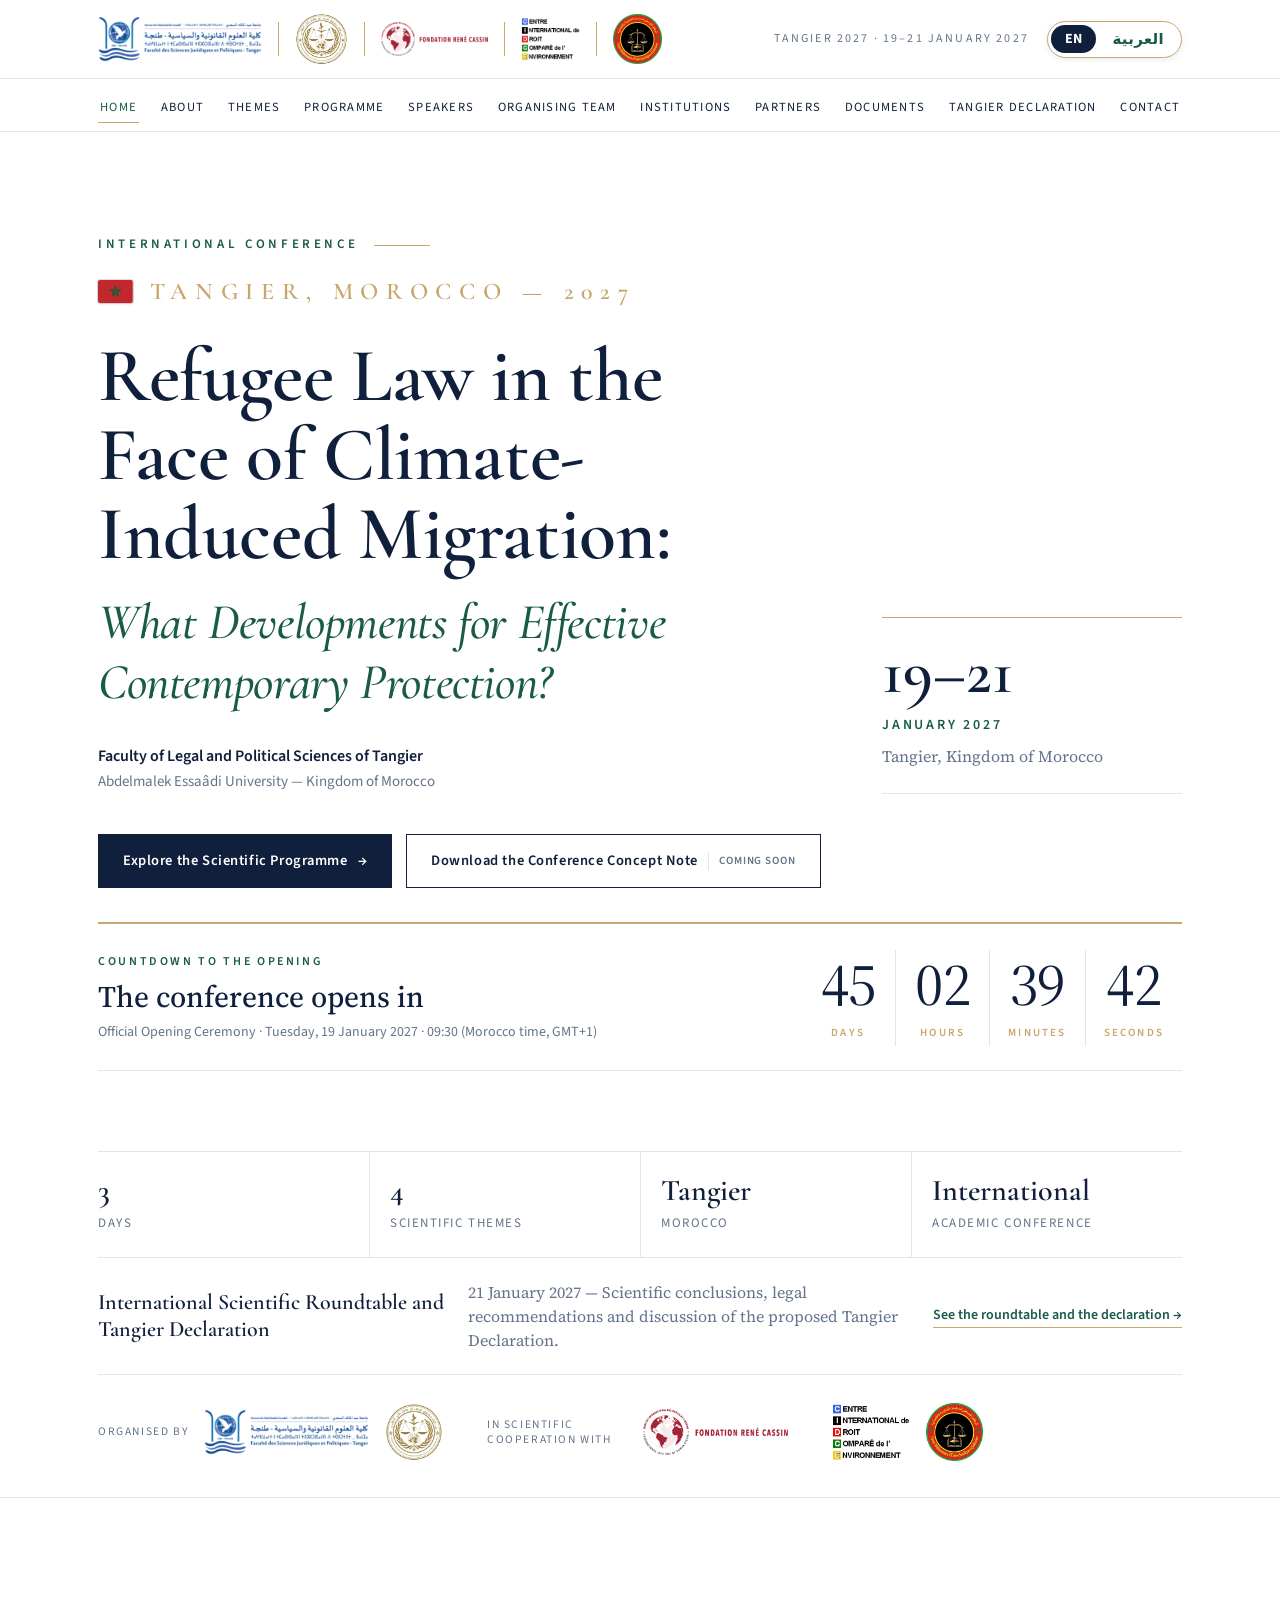
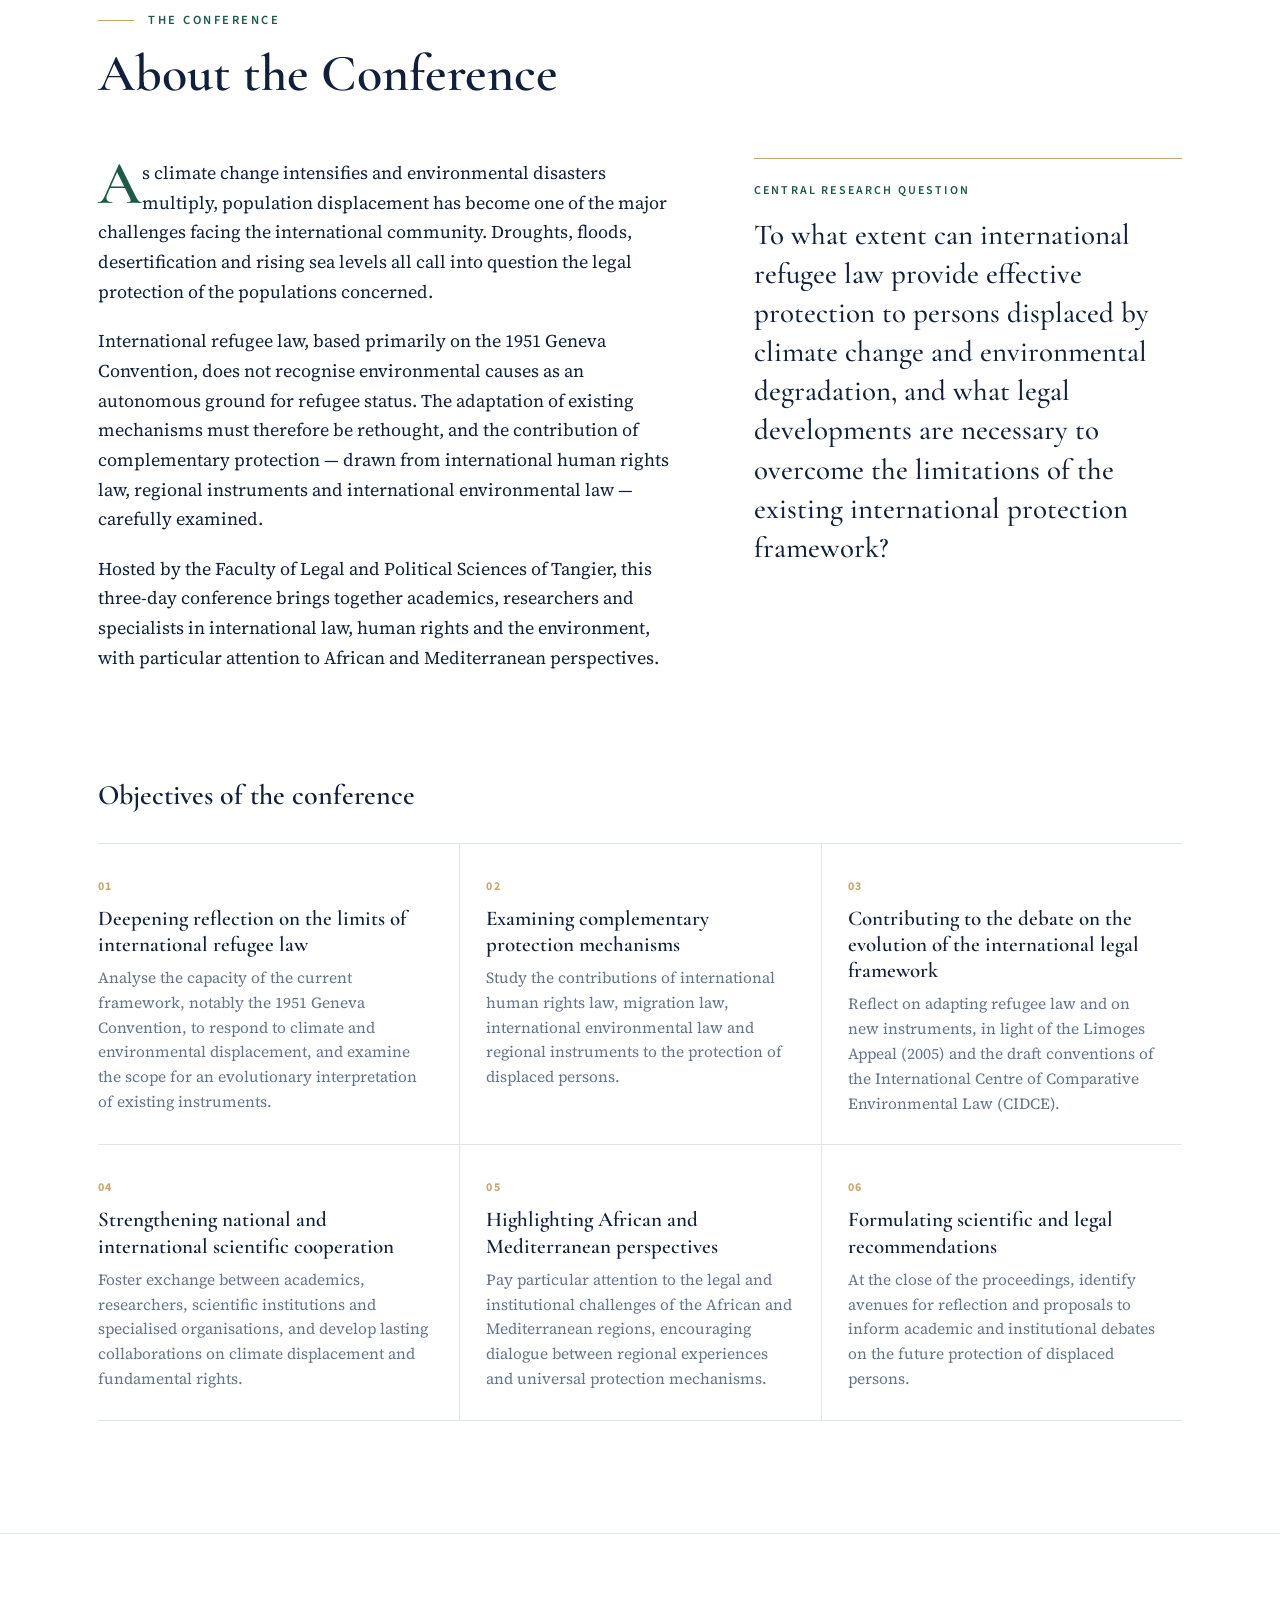
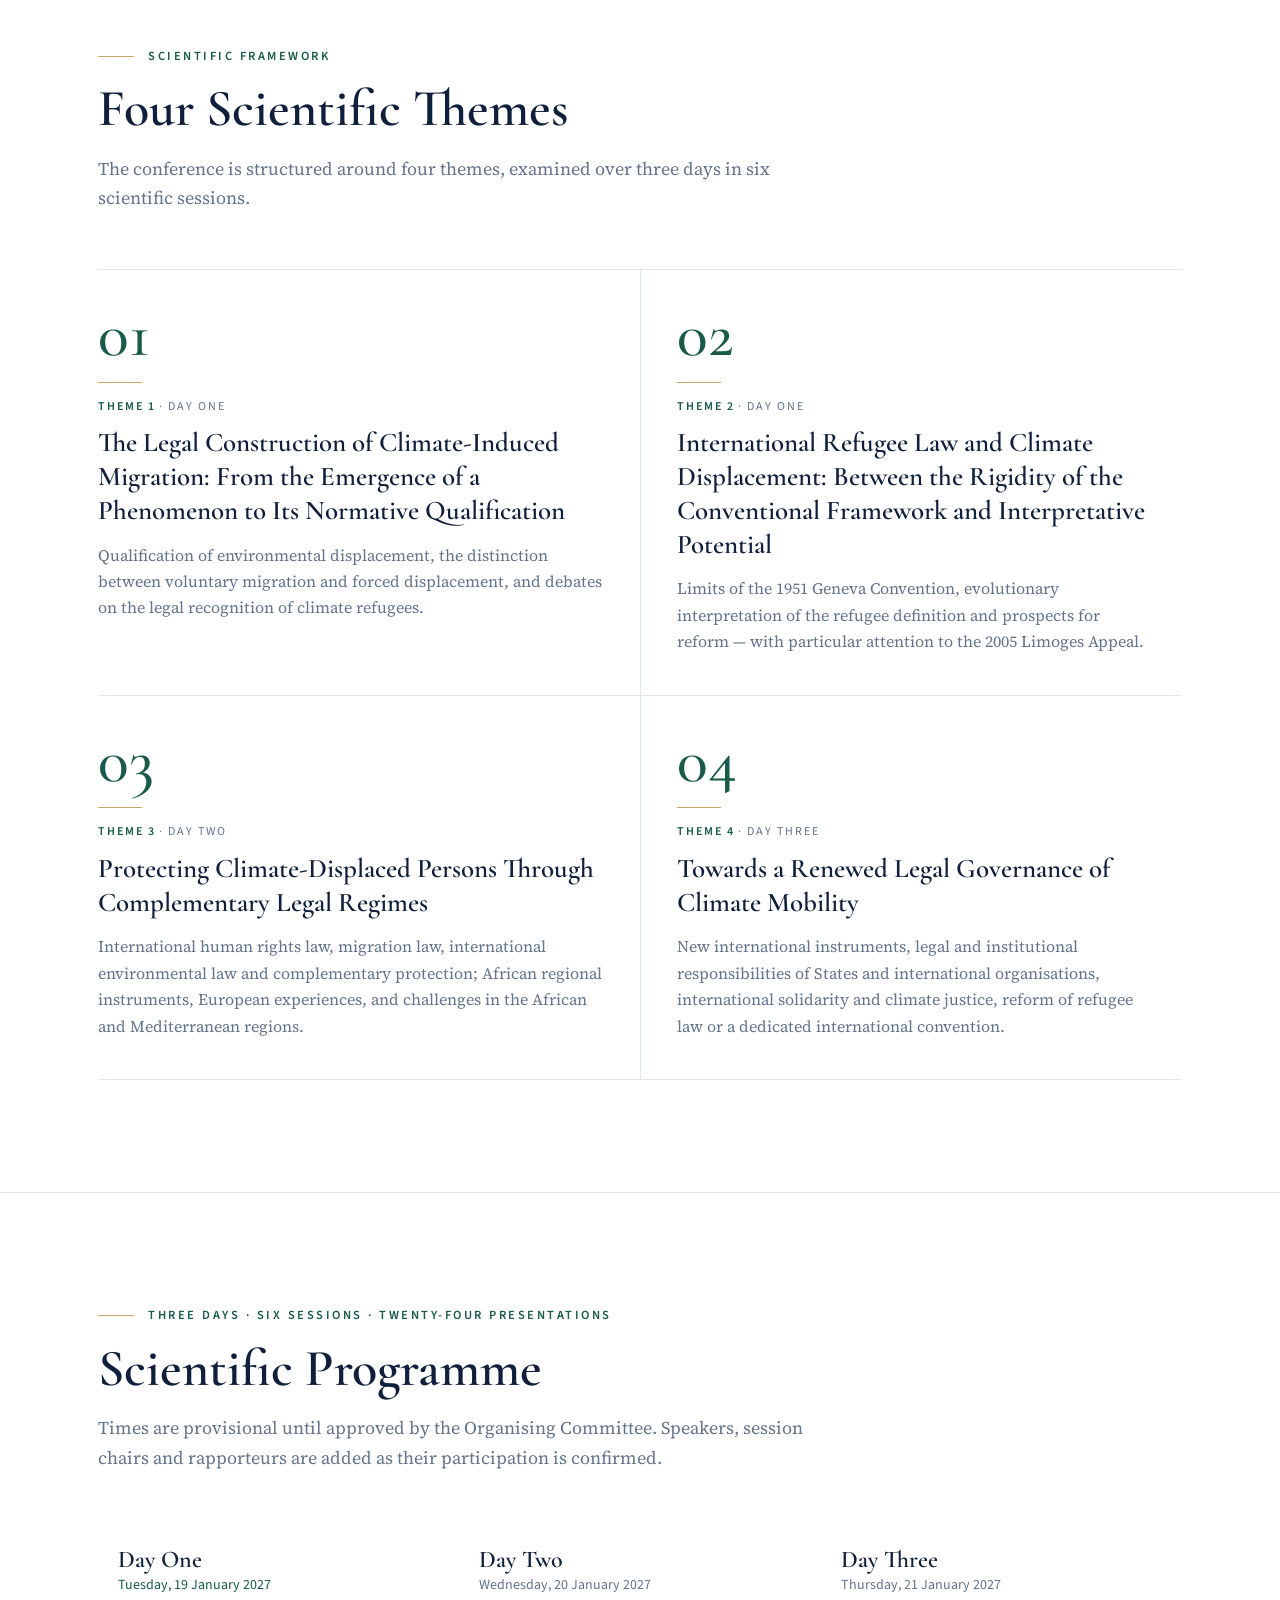
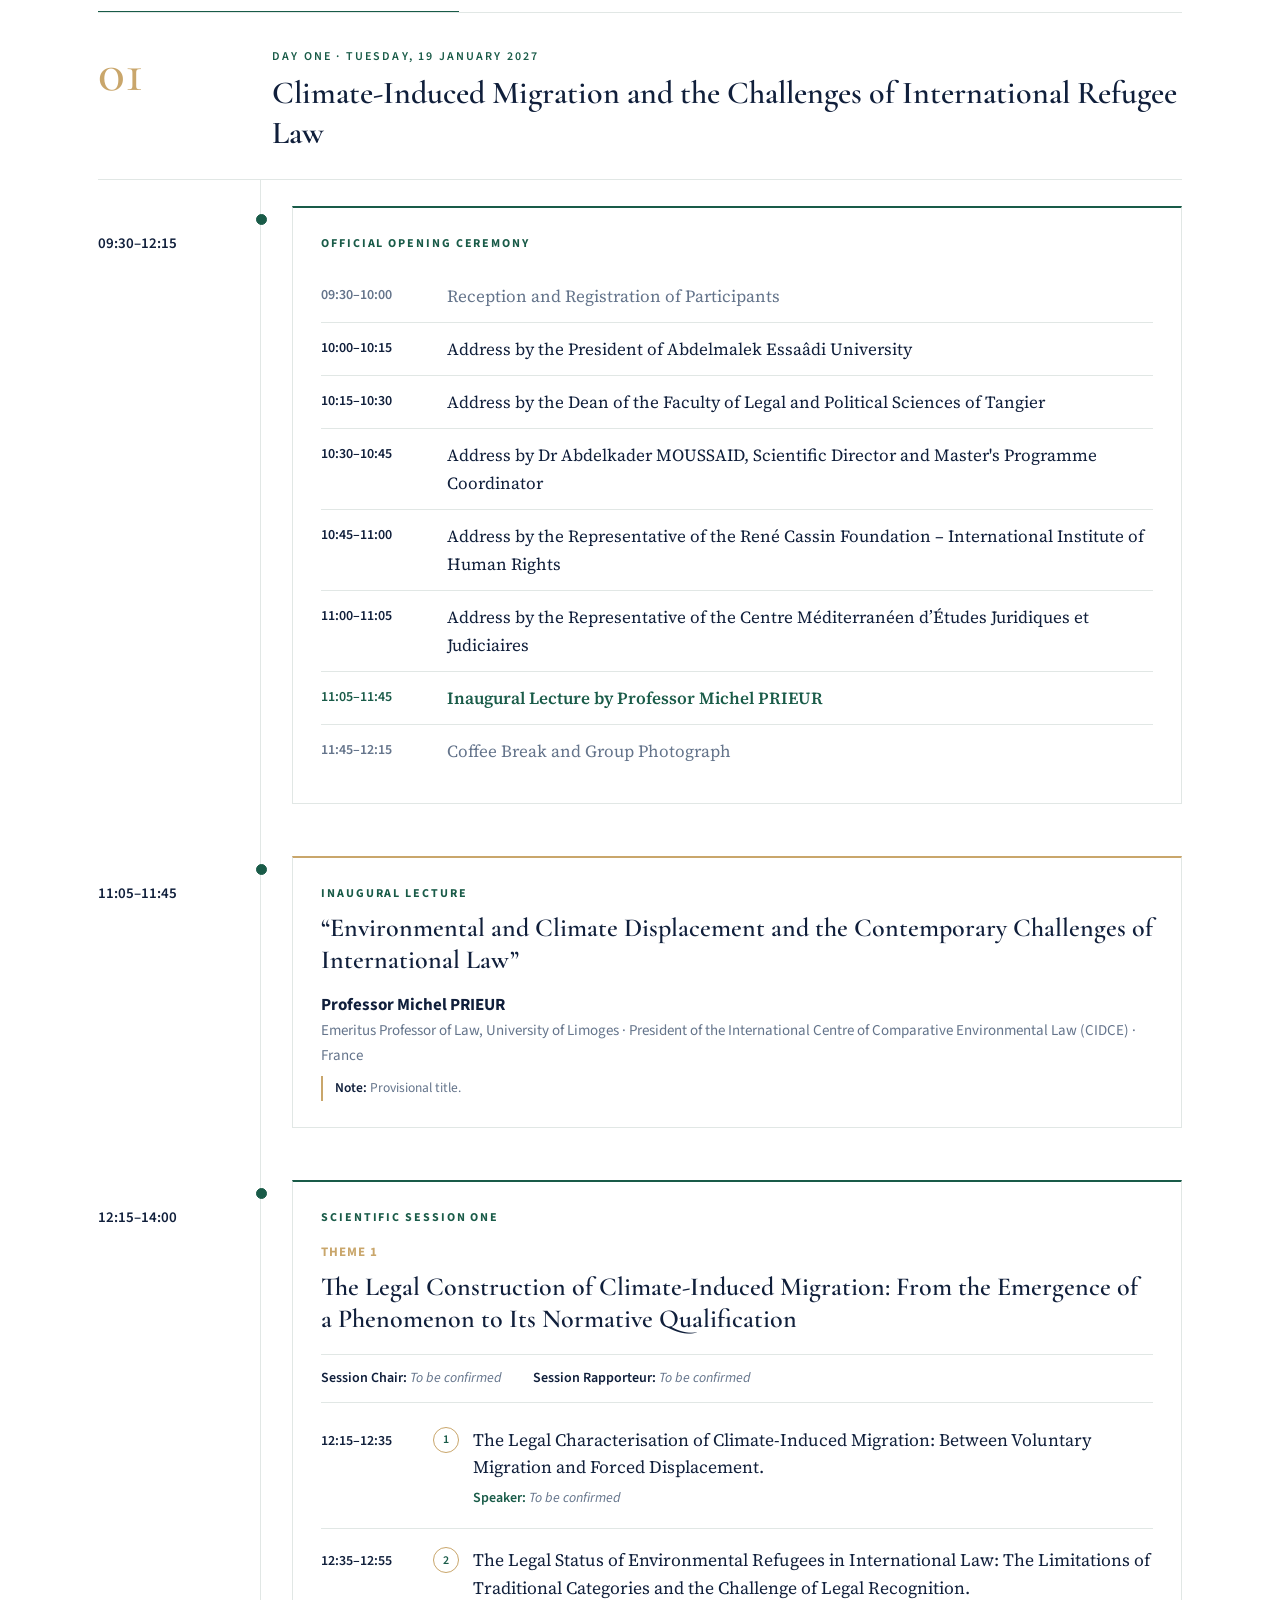
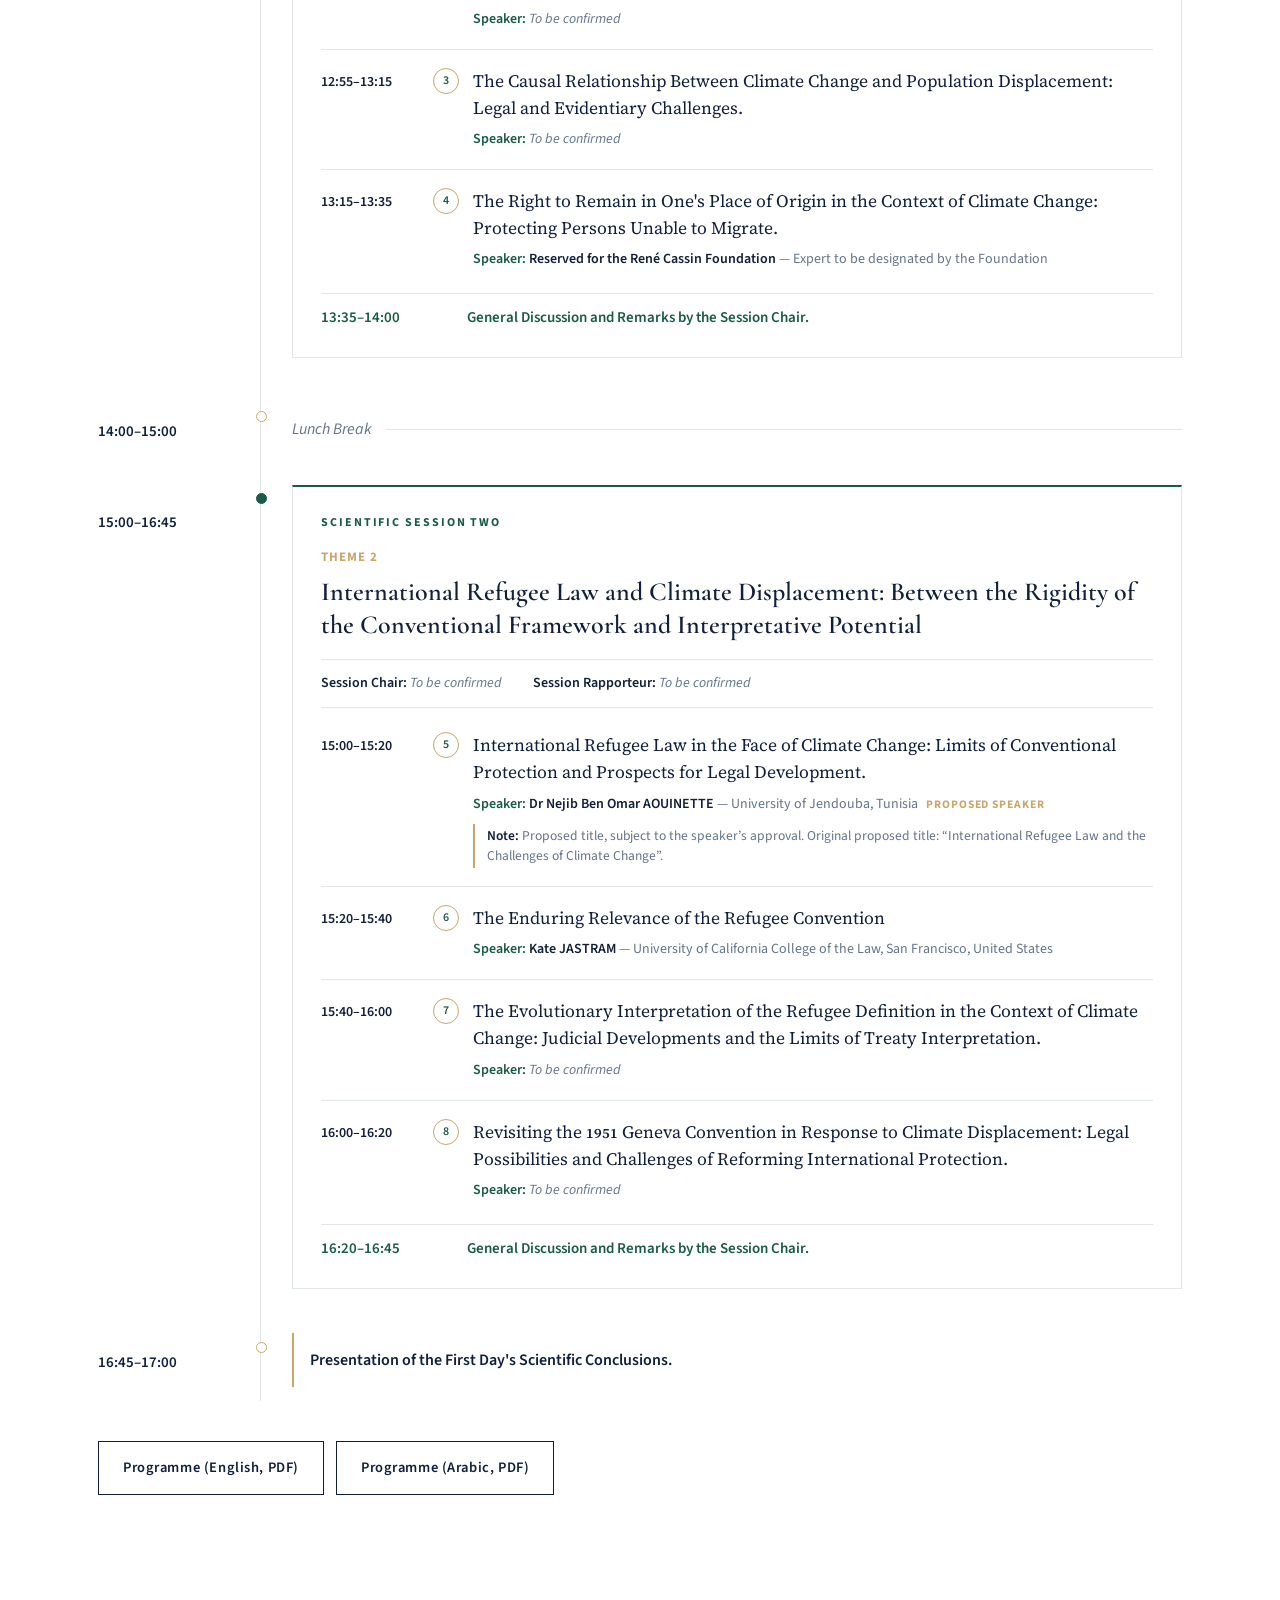
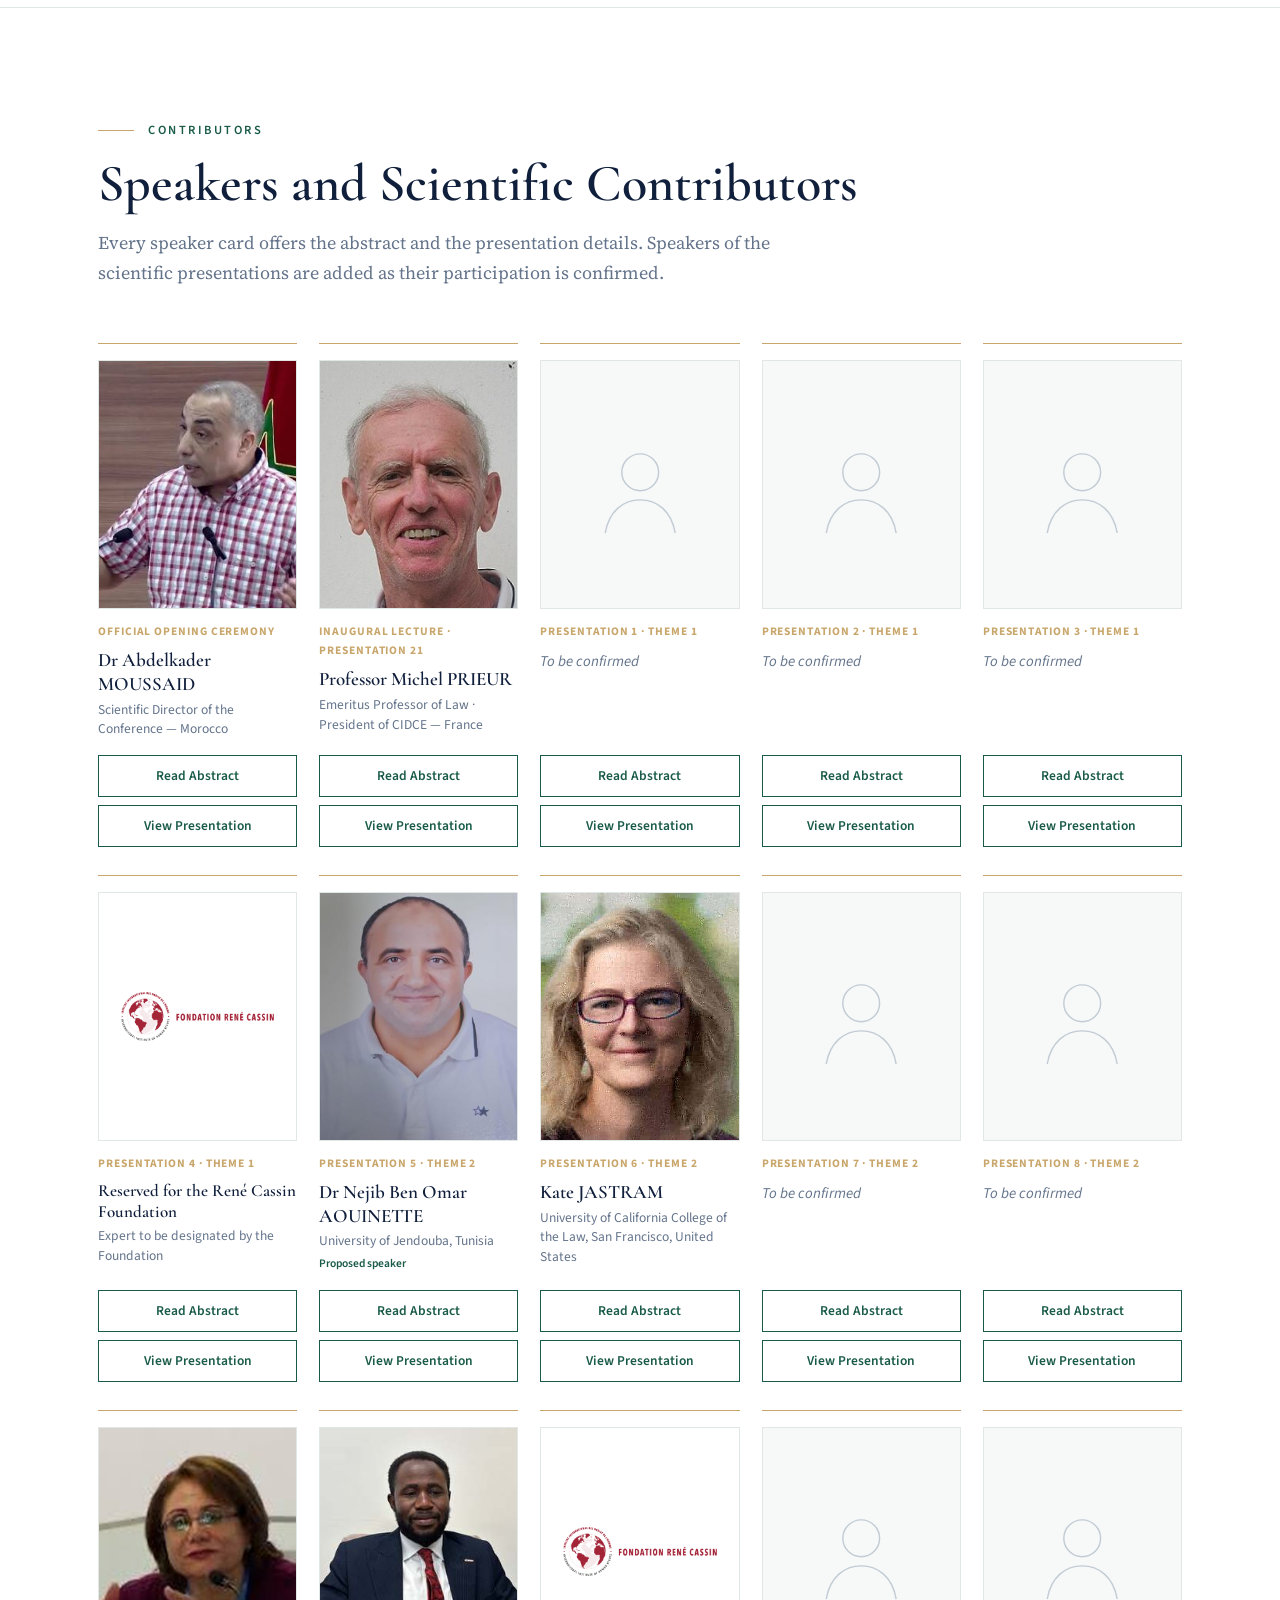
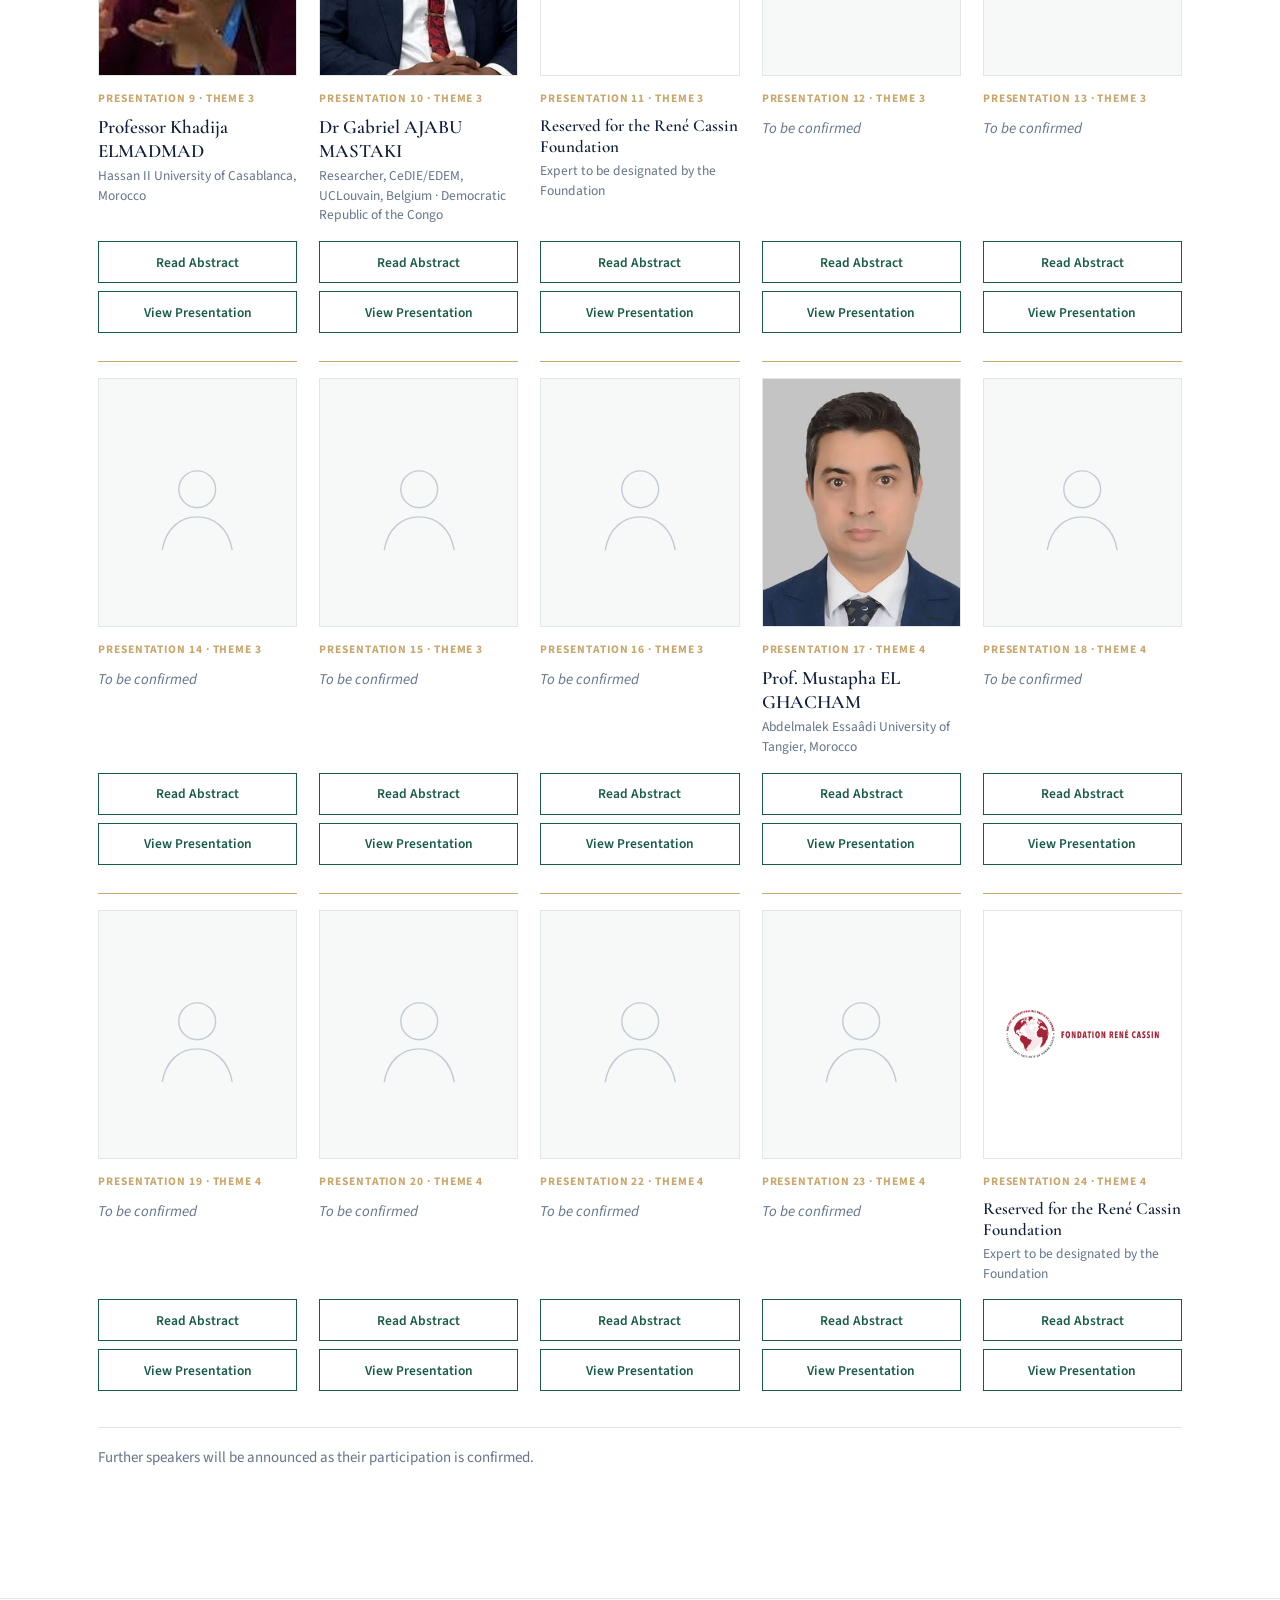
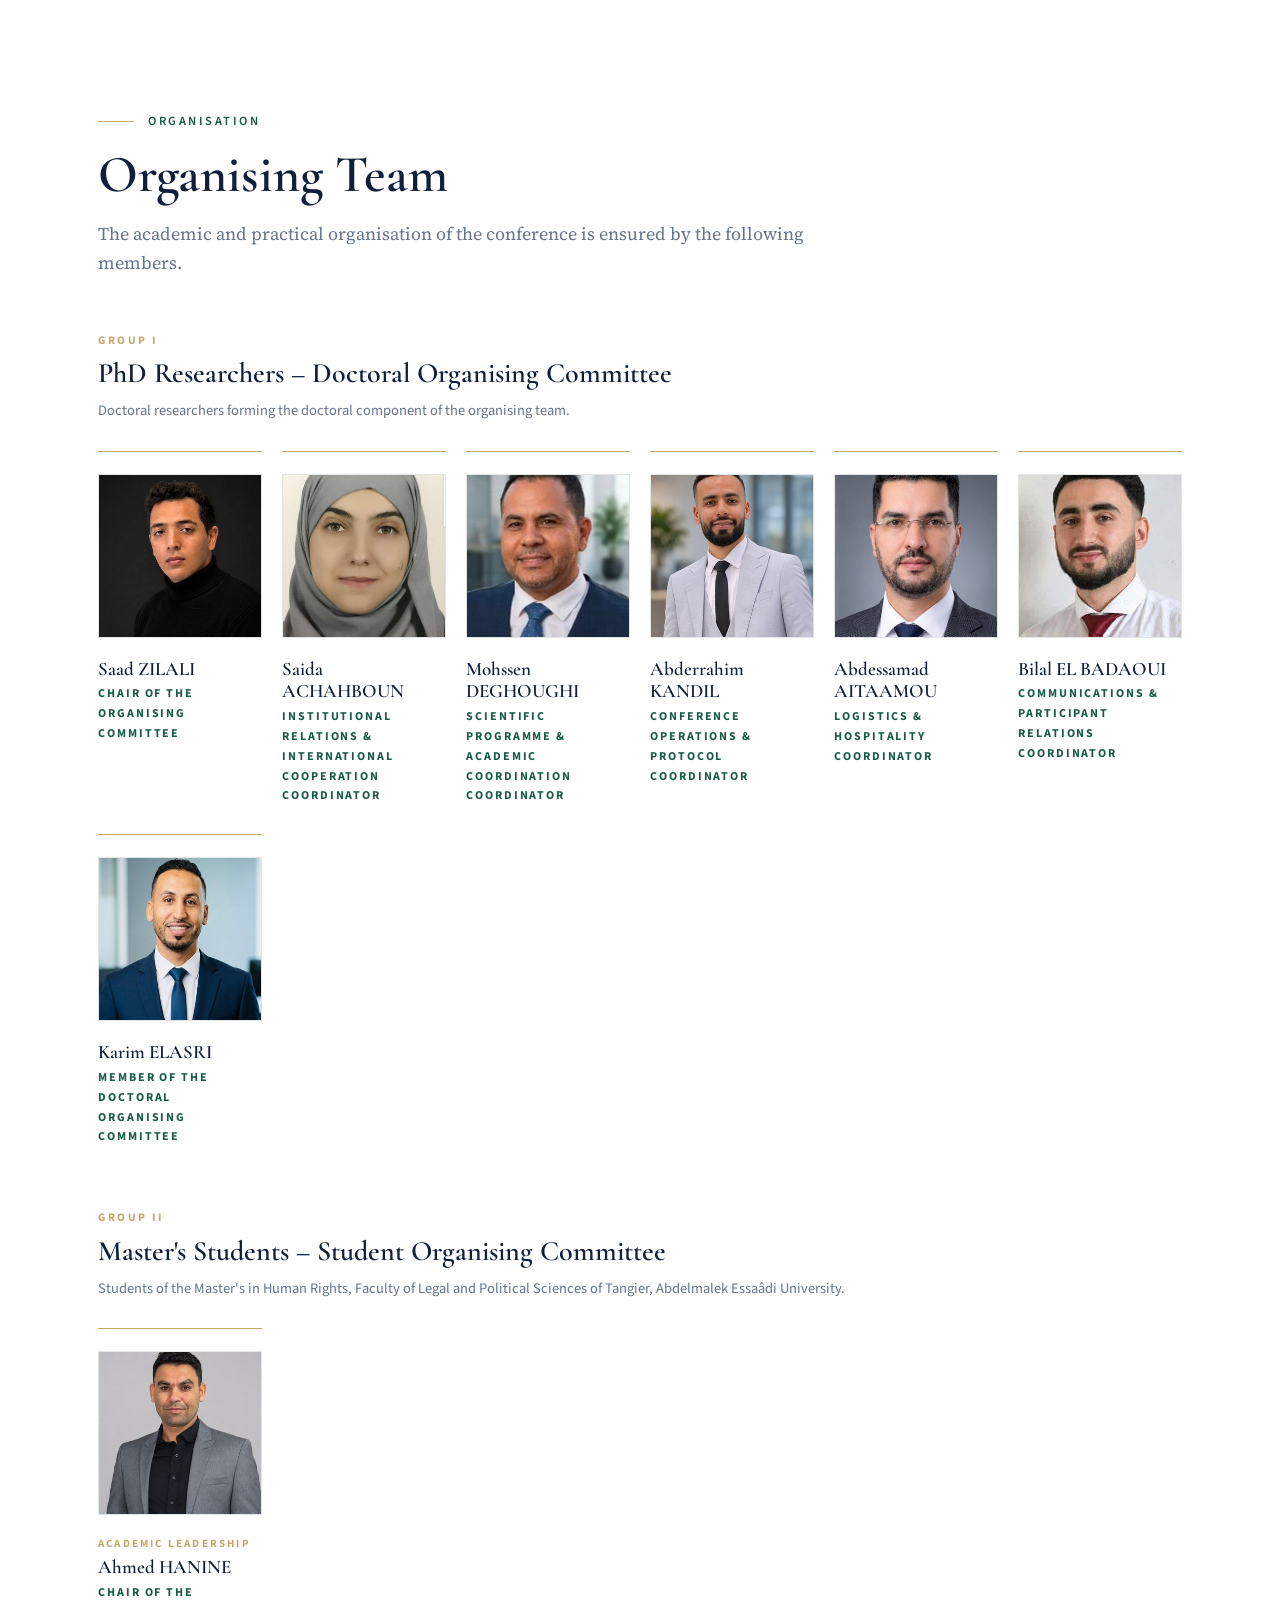
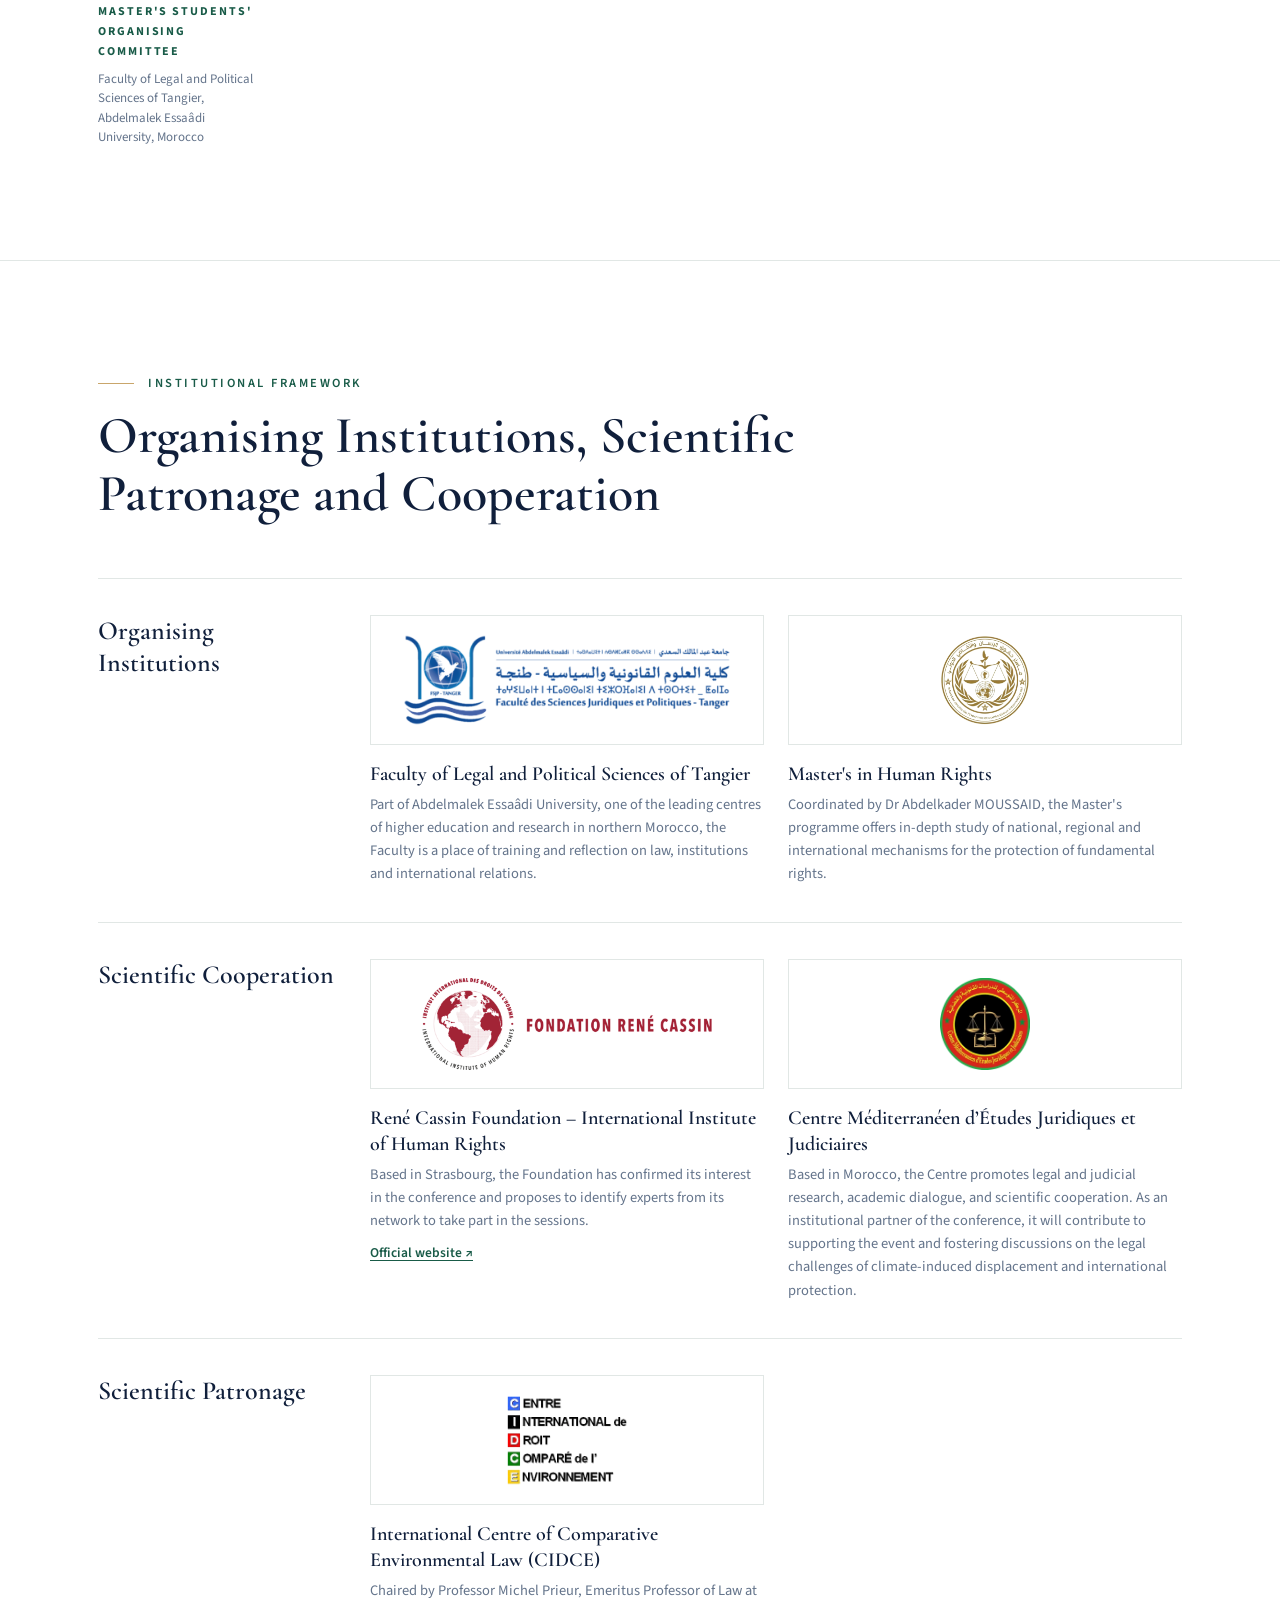
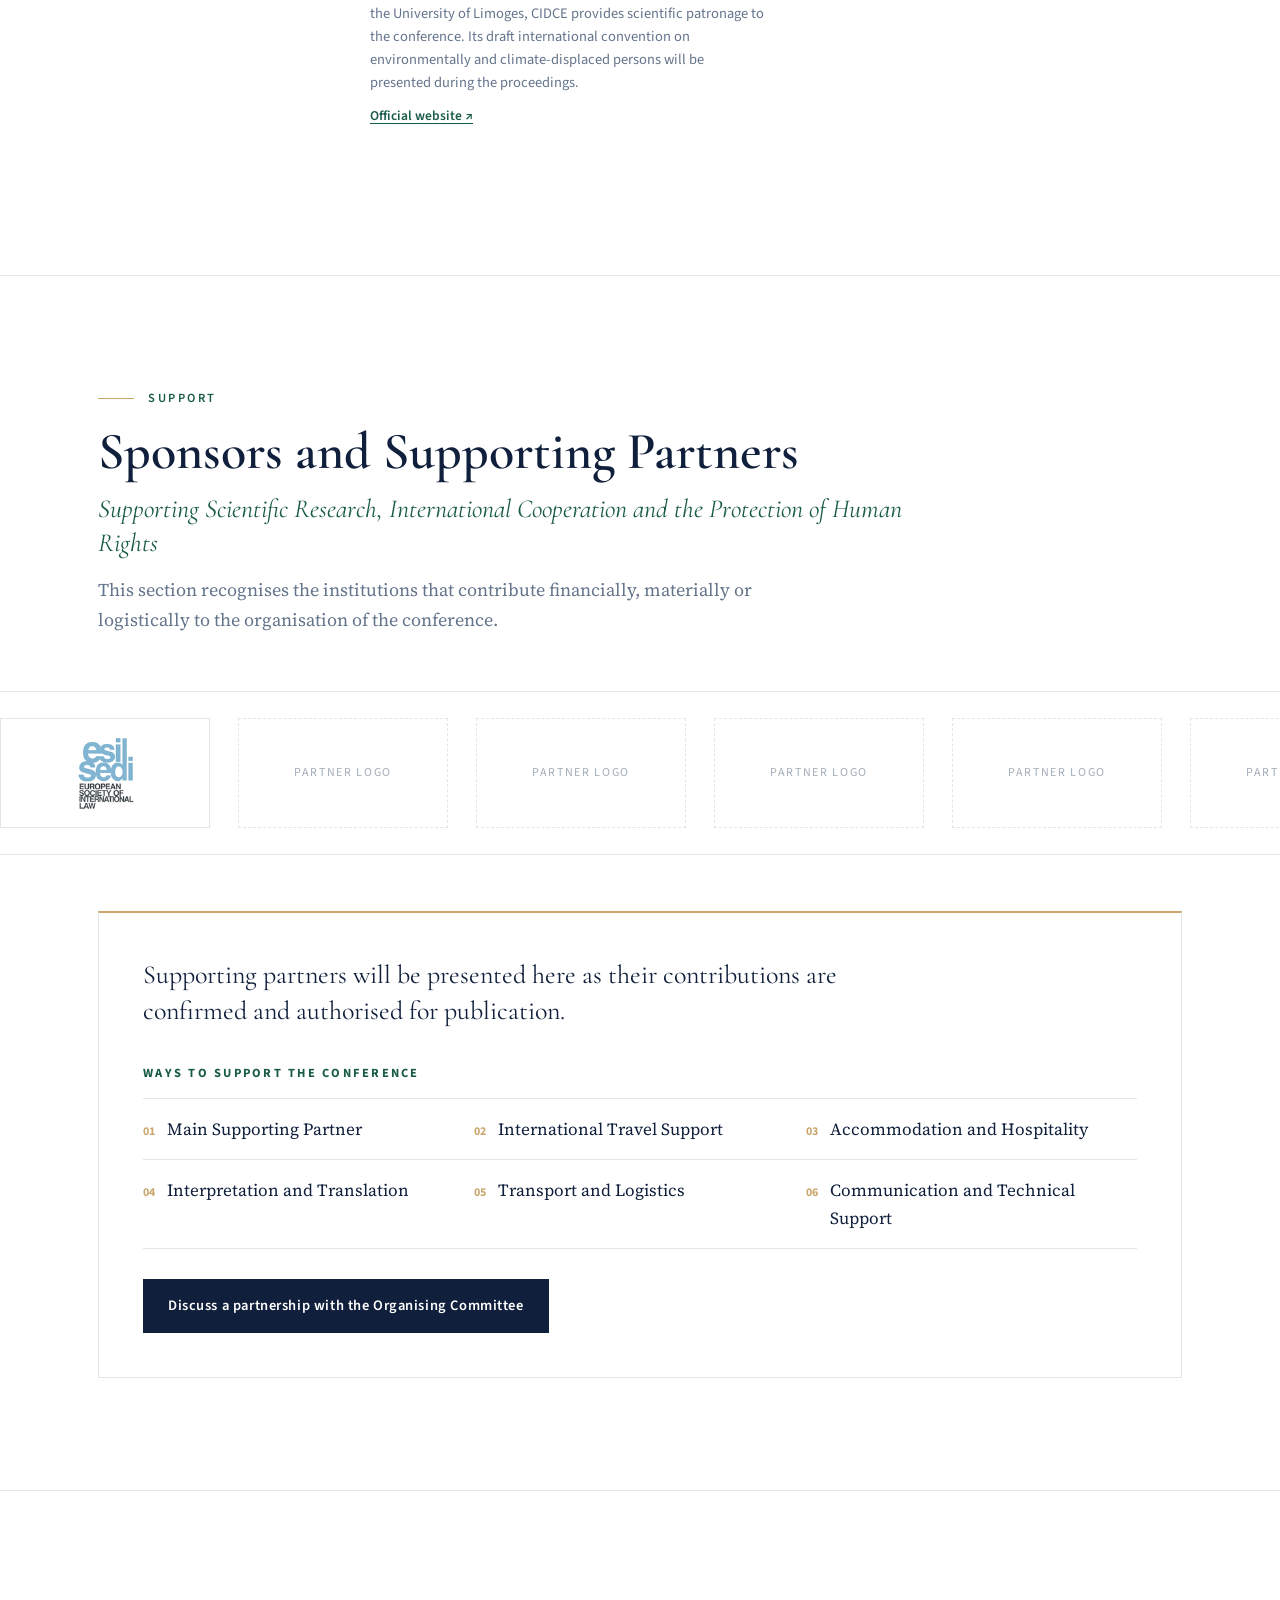
<file: index.html>
<!DOCTYPE html>
<html lang="en" dir="ltr">
<head>
<meta charset="utf-8">
<meta name="viewport" content="width=device-width, initial-scale=1">
<title>Tangier 2027 International Conference | Refugee Law and Climate-Induced Migration</title>
<meta name="description" content="International Conference in Tangier, Morocco, 19–21 January 2027, examining international refugee law, climate-induced displacement, complementary protection and the future of international legal frameworks.">
<link rel="canonical" href="https://tangier2027.github.io/climatedisplacement/">
<link rel="alternate" hreflang="en" href="https://tangier2027.github.io/climatedisplacement/">
<link rel="alternate" hreflang="ar" href="https://tangier2027.github.io/climatedisplacement/ar/">
<link rel="alternate" hreflang="x-default" href="https://tangier2027.github.io/climatedisplacement/">
<meta name="theme-color" content="#FFFFFF">
<link rel="icon" href="assets/img/favicon.svg" type="image/svg+xml">
<link rel="icon" href="assets/img/favicon-32.png" sizes="32x32" type="image/png">
<link rel="apple-touch-icon" href="assets/img/apple-touch-icon.png">
<meta property="og:type" content="website">
<meta property="og:site_name" content="Tangier 2027">
<meta property="og:title" content="Tangier 2027 International Conference | Refugee Law and Climate-Induced Migration">
<meta property="og:description" content="International Conference in Tangier, Morocco, 19–21 January 2027, examining international refugee law, climate-induced displacement, complementary protection and the future of international legal frameworks.">
<meta property="og:url" content="https://tangier2027.github.io/climatedisplacement/">
<meta property="og:image" content="https://tangier2027.github.io/climatedisplacement/assets/img/og-image.png">
<meta property="og:image:width" content="1200">
<meta property="og:image:height" content="630">
<meta property="og:locale" content="en_GB">
<meta name="twitter:card" content="summary_large_image">
<meta name="twitter:title" content="Tangier 2027 International Conference | Refugee Law and Climate-Induced Migration">
<meta name="twitter:description" content="International Conference in Tangier, Morocco, 19–21 January 2027, examining international refugee law, climate-induced displacement, complementary protection and the future of international legal frameworks.">
<meta name="twitter:image" content="https://tangier2027.github.io/climatedisplacement/assets/img/og-image.png">
<link rel="preconnect" href="https://fonts.googleapis.com">
<link rel="preconnect" href="https://fonts.gstatic.com" crossorigin>
<link rel="stylesheet" href="https://fonts.googleapis.com/css2?family=Cormorant+Garamond:ital,wght@0,500;0,600;1,500&family=Source+Serif+4:opsz,wght@8..60,400;8..60,600&family=Source+Sans+3:wght@400;600;700&display=swap">
<link rel="stylesheet" href="assets/css/style.css?v=20261126c">
<script type="application/ld+json">{"@context": "https://schema.org", "@type": "Event", "name": "Refugee Law in the Face of Climate-Induced Migration: What Developments for Effective Contemporary Protection?", "description": "International Conference in Tangier, Morocco, 19–21 January 2027, examining international refugee law, climate-induced displacement, complementary protection and the future of international legal frameworks.", "startDate": "2027-01-19", "endDate": "2027-01-21", "eventStatus": "https://schema.org/EventScheduled", "eventAttendanceMode": "https://schema.org/OfflineEventAttendanceMode", "inLanguage": "en", "location": {"@type": "Place", "name": "Faculty of Legal and Political Sciences of Tangier", "address": {"@type": "PostalAddress", "addressLocality": "Tangier", "addressCountry": "MA"}}, "organizer": {"@type": "Organization", "name": "Faculty of Legal and Political Sciences of Tangier, Abdelmalek Essaâdi University"}, "image": "https://tangier2027.github.io/climatedisplacement/assets/img/og-image.png", "url": "https://tangier2027.github.io/climatedisplacement/"}</script>
</head>
<body>
<a class="skip" href="#main">Skip to content</a>
<header class="site-header">
  <div class="wrap">
    <div class="hdr-top"><a class="hdr-logos" href="#home" aria-label="Faculty of Legal and Political Sciences of Tangier"><img class="hl-faculty" src="assets/img/logos/faculty.png" alt="Faculty of Legal and Political Sciences of Tangier"><span class="sep" aria-hidden="true"></span><img class="hl-master" src="assets/img/logos/master.png" alt="Master's in Human Rights"><span class="sep" aria-hidden="true"></span><img class="hl-cassin" src="assets/img/logos/rene-cassin.png" alt="René Cassin Foundation – International Institute of Human Rights"><span class="sep" aria-hidden="true"></span><img class="hl-cidce" src="assets/img/logos/cidce.png" alt="International Centre of Comparative Environmental Law (CIDCE)"><span class="sep" aria-hidden="true"></span><img class="hl-cmejj" src="assets/img/logos/cmejj.webp" alt="Centre Méditerranéen d’Études Juridiques et Judiciaires – Morocco" width="196" height="200"></a>
      <div class="hdr-right"><span class="hdr-edition">Tangier 2027 · <span class="tm" dir="ltr">19–21</span> January <span class="tm" dir="ltr">2027</span></span>
        
        <nav class="lang" aria-label="Language"><span aria-current="true">EN</span><span class="bar"></span><a id="lang-switch" class="ar" href="ar/" hreflang="ar" lang="ar">العربية</a>
        </nav>
        <button class="menu-btn" aria-expanded="false" aria-controls="main-nav">Menu
        </button>
      </div>
    </div>
  </div>
  <nav class="nav" id="main-nav" aria-label="Menu">
    <div class="wrap">
      <ul>
        <li><a href="#home" data-sec="home">Home</a>
        </li>
        <li><a href="#about" data-sec="about">About</a>
        </li>
        <li><a href="#themes" data-sec="themes">Themes</a>
        </li>
        <li><a href="#programme" data-sec="programme">Programme</a>
        </li>
        <li><a href="#speakers" data-sec="speakers">Speakers</a>
        </li>
        <li><a href="#committee" data-sec="committee">Organising Team</a>
        </li>
        <li><a href="#institutions" data-sec="institutions">Institutions</a>
        </li>
        <li><a href="#partners" data-sec="partners">Partners</a>
        </li>
        <li><a href="#documents" data-sec="documents">Documents</a>
        </li>
        <li><a href="#declaration" data-sec="declaration">Tangier Declaration</a>
        </li>
        <li><a href="#contact" data-sec="contact">Contact</a>
        </li>
      </ul>
    </div>
  </nav>
</header>
<main id="main">

  <!-- ===================== HOME — hero, key facts, institutional logos ===================== -->
  <section id="home" class="hero" aria-labelledby="hero-title">
    <div class="wrap">
      <div class="hero-grid">
        <div> <div class="hero-kicker">International Conference</div>
          <style>
            .hero-edition.with-flag{display:flex;align-items:center;gap:.7em}
            .flag-ma{flex:none;width:1.45em;height:auto;aspect-ratio:3/2;border-radius:2px;box-shadow:0 0 0 1px rgba(16,31,59,.14),0 1px 3px rgba(16,31,59,.12)}
            @media (max-width:560px){.hero-edition.with-flag{letter-spacing:.14em;font-size:15px;gap:.6em}}
            @media (max-width:350px){.hero-edition.with-flag{letter-spacing:.08em;font-size:14px}}
          </style>
          <div class="hero-edition with-flag"><svg class="flag-ma" viewBox="0 0 90 60" role="img" aria-label="Flag of Morocco"><rect width="90" height="60" fill="#C1272D"/><path d="M45.00 16.50 L52.94 40.92 L32.16 25.83 L57.84 25.83 L37.06 40.92 Z" fill="none" stroke="#006233" stroke-width="2.6" stroke-linejoin="miter"/></svg><span>Tangier, Morocco&nbsp;—&nbsp;<span class="tm" dir="ltr">2027</span></span>
          </div>
          <h1 id="hero-title">Refugee Law in the Face of Climate-Induced Migration: <span class="sub">What Developments for Effective Contemporary Protection?</span>
          </h1>
          <p class="hero-inst"><strong>Faculty of Legal and Political Sciences of Tangier</strong>Abdelmalek Essaâdi University — Kingdom of Morocco
          </p>
        </div>
        <aside class="hero-date" aria-label="Dates">
          <div class="d"><span class="tm" dir="ltr">19–21</span>
          </div>
          <div class="m">January <span class="tm" dir="ltr">2027</span>
          </div>
          <div class="p">Tangier, Kingdom of Morocco
          </div>
        </aside>
      </div>
      <div class="hero-cta"><a class="btn btn-primary" href="#programme">Explore the Scientific Programme <span class="arr" aria-hidden="true">→</span></a><a class="btn btn-ghost" href="#documents">Download the Conference Concept Note<span class="badge">Coming soon</span></a>
      </div>
      <section class="cd" id="countdown" aria-labelledby="cd-title">
        <style>
          .cd{margin:34px 0 8px;border-top:2px solid var(--gold);border-bottom:1px solid var(--line);padding:26px 0 24px;display:grid;grid-template-columns:minmax(200px,1fr) auto;gap:18px 40px;align-items:center}
          .cd-k{font-family:var(--sans);font-size:12px;letter-spacing:.22em;text-transform:uppercase;color:var(--green);font-weight:600;margin:0 0 8px}
          .cd-t{font-size:clamp(22px,2.6vw,30px);line-height:1.2;margin:0 0 6px;color:var(--navy);font-weight:500}
          .cd-s{font-family:var(--sans);font-size:14px;color:var(--slate);margin:0}
          .cd-g{display:flex;align-items:stretch;gap:0;margin:0;padding:0;list-style:none}
          .cd-u{min-width:94px;text-align:center;padding:4px 18px;border-inline-start:1px solid var(--line)}
          .cd-u:first-child{border-inline-start:0}
          .cd-n{display:block;font-size:clamp(40px,5vw,60px);line-height:1;color:var(--navy);font-variant-numeric:tabular-nums;font-feature-settings:"tnum" 1,"lnum" 1;letter-spacing:-.01em}
          .cd-l{display:block;margin-top:10px;font-family:var(--sans);font-size:11px;letter-spacing:.2em;text-transform:uppercase;color:var(--gold);font-weight:600}
          .cd-n.tick{animation:cdTick .45s ease}
          @keyframes cdTick{from{opacity:.35;transform:translateY(-3px)}to{opacity:1;transform:none}}
          .cd.done .cd-g{display:none}
          .cd .sr{position:absolute;width:1px;height:1px;overflow:hidden;clip:rect(0 0 0 0);white-space:nowrap}
          @media (prefers-reduced-motion:reduce){.cd-n.tick{animation:none}}
          @media (max-width:860px){.cd{grid-template-columns:1fr}.cd-g{justify-content:space-between}.cd-u{min-width:0;flex:1;padding:4px 6px}}
          @media (max-width:420px){.cd-l{letter-spacing:.1em;font-size:10px}}
        </style>
        <div>
          <p class="cd-k" id="cd-k">Countdown to the opening</p>
          <h2 class="cd-t" id="cd-title">The conference opens in</h2>
          <p class="cd-s" id="cd-s">Official Opening Ceremony · Tuesday, 19 January 2027 · 09:30 (Morocco time, GMT+1)</p>
        </div>
        <ol class="cd-g" aria-hidden="true">
          <li class="cd-u"><span class="cd-n" data-u="d">--</span><span class="cd-l">Days</span></li>
          <li class="cd-u"><span class="cd-n" data-u="h">--</span><span class="cd-l">Hours</span></li>
          <li class="cd-u"><span class="cd-n" data-u="m">--</span><span class="cd-l">Minutes</span></li>
          <li class="cd-u"><span class="cd-n" data-u="s">--</span><span class="cd-l">Seconds</span></li>
        </ol>
        <p class="sr" id="cd-sr" aria-live="polite"></p>
        <script>
        (function(){
          var START=Date.UTC(2027,0,19,8,30,0), END=Date.UTC(2027,0,21,16,0,0);
          var root=document.getElementById('countdown'); if(!root) return;
          var el={}; root.querySelectorAll('.cd-n').forEach(function(n){el[n.getAttribute('data-u')]=n;});
          var sr=document.getElementById('cd-sr'), lastMin=-1, timer;
          function pad(n){return n<10?'0'+n:''+n;}
          function set(k,v){var n=el[k]; if(n.textContent!==v){n.textContent=v;n.classList.remove('tick');void n.offsetWidth;n.classList.add('tick');}}
          function finish(k,t,s){root.classList.add('done');document.getElementById('cd-k').textContent=k;document.getElementById('cd-title').textContent=t;document.getElementById('cd-s').textContent=s;}
          function tick(){
            var now=Date.now(), diff=START-now;
            if(diff<=0){
              clearInterval(timer);
              if(now<END) finish('Now taking place','The conference is in progress','19–21 January 2027 · Faculty of Legal and Political Sciences of Tangier');
              else finish('Tangier 2027','The conference has concluded','Thank you to all speakers, participants and partners.');
              return;
            }
            var s=Math.floor(diff/1000), d=Math.floor(s/86400), h=Math.floor(s%86400/3600), m=Math.floor(s%3600/60), sec=s%60;
            set('d',String(d)); set('h',pad(h)); set('m',pad(m)); set('s',pad(sec));
            if(m!==lastMin){lastMin=m; sr.textContent=d+' days, '+h+' hours and '+m+' minutes until the opening of the conference.';}
          }
          tick(); timer=setInterval(tick,1000);
          document.addEventListener('visibilitychange',function(){if(!document.hidden) tick();});
        })();
        </script>
      </section>
      <div class="facts"> <div><b><span class="tm" dir="ltr">3</span></b><span>Days</span></div>
        <div><b><span class="tm" dir="ltr">4</span></b><span>Scientific themes</span>
        </div>
        <div><b>Tangier</b><span>Morocco</span>
        </div>
        <div><b>International</b><span>Academic conference</span>
        </div>
      </div><a class="home-rt" href="#declaration"><span class="home-rt-t">International Scientific Roundtable and Tangier Declaration</span><span class="home-rt-x"><span class="tm" dir="ltr">21</span> January <span class="tm" dir="ltr">2027</span> — Scientific conclusions, legal recommendations and discussion of the proposed Tangier Declaration.</span><span class="home-rt-l">See the roundtable and the declaration <span class="arr" aria-hidden="true">→</span></span></a>
      <div class="strip" aria-label="Institutions"> <div class="grp"><span class="lbl">Organised by</span><img class="" src="assets/img/logos/faculty.png" alt="Faculty of Legal and Political Sciences of Tangier"><img class="sq" src="assets/img/logos/master.png" alt="Master's in Human Rights"></div>
        <div class="grp"><span class="lbl">In scientific cooperation with</span><img class="" src="assets/img/logos/rene-cassin.png" alt="René Cassin Foundation – International Institute of Human Rights">
        </div>
        <div class="grp"><img class="sq" src="assets/img/logos/cidce.png" alt="International Centre of Comparative Environmental Law (CIDCE)"><img class="sq" src="assets/img/logos/cmejj.webp" alt="Centre Méditerranéen d’Études Juridiques et Judiciaires – Morocco" width="196" height="200">
        </div>
      </div>
    </div>
  </section>

  <!-- ===================== ABOUT THE CONFERENCE ===================== -->
  <section id="about" class="sec" aria-labelledby="about-title">
    <div class="wrap">
      <div class="sec-head">
        <p class="kicker"><span>The Conference</span>
        </p>
        <h2 class="sec-title" id="about-title">About the Conference
        </h2>
      </div>
      <div class="about-grid">
        <div class="about-text">
          <p>As climate change intensifies and environmental disasters multiply, population displacement has become one of the major challenges facing the international community. Droughts, floods, desertification and rising sea levels all call into question the legal protection of the populations concerned.
          </p>
          <p>International refugee law, based primarily on the <span class="tm" dir="ltr">1951</span> Geneva Convention, does not recognise environmental causes as an autonomous ground for refugee status. The adaptation of existing mechanisms must therefore be rethought, and the contribution of complementary protection — drawn from international human rights law, regional instruments and international environmental law — carefully examined.
          </p>
          <p>Hosted by the Faculty of Legal and Political Sciences of Tangier, this three-day conference brings together academics, researchers and specialists in international law, human rights and the environment, with particular attention to African and Mediterranean perspectives.
          </p>
        </div>
        <aside class="question">
          <div class="lbl">Central research question
          </div>
          <blockquote>To what extent can international refugee law provide effective protection to persons displaced by climate change and environmental degradation, and what legal developments are necessary to overcome the limitations of the existing international protection framework?
          </blockquote>
        </aside>
      </div>
      <div class="objectives">
        <h3>Objectives of the conference
        </h3>
        <div class="obj-grid">
          <div class="obj"><span class="n">01</span>
            <h4>Deepening reflection on the limits of international refugee law
            </h4>
            <p>Analyse the capacity of the current framework, notably the <span class="tm" dir="ltr">1951</span> Geneva Convention, to respond to climate and environmental displacement, and examine the scope for an evolutionary interpretation of existing instruments.
            </p>
          </div>
          <div class="obj"><span class="n">02</span>
            <h4>Examining complementary protection mechanisms
            </h4>
            <p>Study the contributions of international human rights law, migration law, international environmental law and regional instruments to the protection of displaced persons.
            </p>
          </div>
          <div class="obj"><span class="n">03</span>
            <h4>Contributing to the debate on the evolution of the international legal framework
            </h4>
            <p>Reflect on adapting refugee law and on new instruments, in light of the Limoges Appeal (<span class="tm" dir="ltr">2005</span>) and the draft conventions of the International Centre of Comparative Environmental Law (CIDCE).
            </p>
          </div>
          <div class="obj"><span class="n">04</span>
            <h4>Strengthening national and international scientific cooperation
            </h4>
            <p>Foster exchange between academics, researchers, scientific institutions and specialised organisations, and develop lasting collaborations on climate displacement and fundamental rights.
            </p>
          </div>
          <div class="obj"><span class="n">05</span>
            <h4>Highlighting African and Mediterranean perspectives
            </h4>
            <p>Pay particular attention to the legal and institutional challenges of the African and Mediterranean regions, encouraging dialogue between regional experiences and universal protection mechanisms.
            </p>
          </div>
          <div class="obj"><span class="n">06</span>
            <h4>Formulating scientific and legal recommendations
            </h4>
            <p>At the close of the proceedings, identify avenues for reflection and proposals to inform academic and institutional debates on the future protection of displaced persons.
            </p>
          </div>
        </div>
      </div>
    </div>
  </section>

  <!-- ===================== FOUR SCIENTIFIC THEMES ===================== -->
  <section id="themes" class="sec" aria-labelledby="themes-title">
    <div class="wrap">
      <div class="sec-head">
        <p class="kicker"><span>Scientific Framework</span>
        </p>
        <h2 class="sec-title" id="themes-title">Four Scientific Themes
        </h2>
        <p class="sec-intro">The conference is structured around four themes, examined over three days in six scientific sessions.
        </p>
      </div>
      <div class="themes-grid">
        <article class="theme">
          <div class="num" aria-hidden="true">01
          </div>
          <div class="meta">Theme 1 <i>· Day One</i>
          </div>
          <h3>The Legal Construction of Climate-Induced Migration: From the Emergence of a Phenomenon to Its Normative Qualification
          </h3>
          <p>Qualification of environmental displacement, the distinction between voluntary migration and forced displacement, and debates on the legal recognition of climate refugees.
          </p>
        </article>
        <article class="theme">
          <div class="num" aria-hidden="true">02
          </div>
          <div class="meta">Theme 2 <i>· Day One</i>
          </div>
          <h3>International Refugee Law and Climate Displacement: Between the Rigidity of the Conventional Framework and Interpretative Potential
          </h3>
          <p>Limits of the <span class="tm" dir="ltr">1951</span> Geneva Convention, evolutionary interpretation of the refugee definition and prospects for reform — with particular attention to the <span class="tm" dir="ltr">2005</span> Limoges Appeal.
          </p>
        </article>
        <article class="theme">
          <div class="num" aria-hidden="true">03
          </div>
          <div class="meta">Theme 3 <i>· Day Two</i>
          </div>
          <h3>Protecting Climate-Displaced Persons Through Complementary Legal Regimes
          </h3>
          <p>International human rights law, migration law, international environmental law and complementary protection; African regional instruments, European experiences, and challenges in the African and Mediterranean regions.
          </p>
        </article>
        <article class="theme">
          <div class="num" aria-hidden="true">04
          </div>
          <div class="meta">Theme 4 <i>· Day Three</i>
          </div>
          <h3>Towards a Renewed Legal Governance of Climate Mobility
          </h3>
          <p>New international instruments, legal and institutional responsibilities of States and international organisations, international solidarity and climate justice, reform of refugee law or a dedicated international convention.
          </p>
        </article>
      </div>
    </div>
  </section>

  <!-- ===================== SCIENTIFIC PROGRAMME (3 day tabs) ===================== -->
  <section id="programme" class="sec" aria-labelledby="programme-title">
    <div class="wrap">
      <div class="sec-head">
        <p class="kicker"><span>Three days · Six sessions · Twenty-four presentations</span>
        </p>
        <h2 class="sec-title" id="programme-title">Scientific Programme
        </h2>
        <p class="sec-intro">Times are provisional until approved by the Organising Committee. Speakers, session chairs and rapporteurs are added as their participation is confirmed.
        </p>
      </div>
      <div class="tabs" role="tablist" aria-label="Programme days">
        <button class="tab" role="tab" id="tab-day1" aria-controls="panel-day1" aria-selected="true" tabindex="0"><b>Day One</b><span>Tuesday, <span class="tm" dir="ltr">19</span> January <span class="tm" dir="ltr">2027</span></span>
        </button>
        <button class="tab" role="tab" id="tab-day2" aria-controls="panel-day2" aria-selected="false" tabindex="-1"><b>Day Two</b><span>Wednesday, <span class="tm" dir="ltr">20</span> January <span class="tm" dir="ltr">2027</span></span>
        </button>
        <button class="tab" role="tab" id="tab-day3" aria-controls="panel-day3" aria-selected="false" tabindex="-1"><b>Day Three</b><span>Thursday, <span class="tm" dir="ltr">21</span> January <span class="tm" dir="ltr">2027</span></span>
        </button>
      </div>
      <div class="panel" role="tabpanel" id="panel-day1" aria-labelledby="tab-day1" tabindex="0">
        <div class="day-head"> <div class="no" aria-hidden="true">01</div>
          <div> <div class="theme-l">Day One · Tuesday, <span class="tm" dir="ltr">19</span> January <span class="tm" dir="ltr">2027</span></div>
            <h3>Climate-Induced Migration and the Challenges of International Refugee Law
            </h3>
          </div>
        </div>
        <ol class="tl">
          <li class="k-ceremony">
            <div class="when"><span class="tm" dir="ltr">09:30–12:15</span>
            </div>
            <div class="body">
              <article class="card">
                <div class="tag">Official Opening Ceremony
                </div>
                <ul class="rows">
                  <li class="muted"><span class="tm" dir="ltr">09:30–10:00</span><span>Reception and Registration of Participants</span>
                  </li>
                  <li class=""><span class="tm" dir="ltr">10:00–10:15</span><span>Address by the President of Abdelmalek Essaâdi University</span>
                  </li>
                  <li class=""><span class="tm" dir="ltr">10:15–10:30</span><span>Address by the Dean of the Faculty of Legal and Political Sciences of Tangier</span>
                  </li>
                  <li class=""><span class="tm" dir="ltr">10:30–10:45</span><span>Address by Dr Abdelkader MOUSSAID, Scientific Director and Master's Programme Coordinator</span>
                  </li>
                  <li class=""><span class="tm" dir="ltr">10:45–11:00</span><span>Address by the Representative of the René Cassin Foundation – International Institute of Human Rights</span>
                  </li>
                  <li class=""><span class="tm" dir="ltr">11:00–11:05</span><span>Address by the Representative of the Centre Méditerranéen d’Études Juridiques et Judiciaires</span>
                  </li>
                  <li class="highlight"><span class="tm" dir="ltr">11:05–11:45</span><span>Inaugural Lecture by Professor Michel PRIEUR</span>
                  </li>
                  <li class="muted"><span class="tm" dir="ltr">11:45–12:15</span><span>Coffee Break and Group Photograph</span>
                  </li>
                </ul>
              </article>
            </div>
          </li>
          <li class="k-lecture">
            <div class="when"><span class="tm" dir="ltr">11:05–11:45</span>
            </div>
            <div class="body">
              <article class="card lecture">
                <div class="tag">Inaugural Lecture
                </div>
                <h4>“Environmental and Climate Displacement and the Contemporary Challenges of International Law”
                </h4>
                <div class="who"><b>Professor Michel PRIEUR</b><span>Emeritus Professor of Law, University of Limoges · President of the International Centre of Comparative Environmental Law (CIDCE) · France</span>
                </div>
                <div class="note"><b>Note:</b> Provisional title.
                </div>
              </article>
            </div>
          </li>
          <li class="k-session">
            <div class="when"><span class="tm" dir="ltr">12:15–14:00</span>
            </div>
            <div class="body">
              <article class="card">
                <div class="tag">Scientific Session One
                </div>
                <div class="theme-tag">Theme 1
                </div>
                <h4>The Legal Construction of Climate-Induced Migration: From the Emergence of a Phenomenon to Its Normative Qualification
                </h4>
                <div class="roles"><span><b>Session Chair:</b> <span class="tbc">To be confirmed</span></span><span><b>Session Rapporteur:</b> <span class="tbc">To be confirmed</span></span>
                </div>
                <ol class="talks">
                  <li class="talk"><span class="tm" dir="ltr">12:15–12:35</span><span class="n" aria-hidden="true">1</span>
                    <div> <div class="t">The Legal Characterisation of Climate-Induced Migration: Between Voluntary Migration and Forced Displacement.</div>
                      <div class="who"><b>Speaker:</b> <span class="tbc">To be confirmed</span>
                      </div>
                    </div>
                  </li>
                  <li class="talk"><span class="tm" dir="ltr">12:35–12:55</span><span class="n" aria-hidden="true">2</span>
                    <div> <div class="t">The Legal Status of Environmental Refugees in International Law: The Limitations of Traditional Categories and the Challenge of Legal Recognition.</div>
                      <div class="who"><b>Speaker:</b> <span class="tbc">To be confirmed</span>
                      </div>
                    </div>
                  </li>
                  <li class="talk"><span class="tm" dir="ltr">12:55–13:15</span><span class="n" aria-hidden="true">3</span>
                    <div> <div class="t">The Causal Relationship Between Climate Change and Population Displacement: Legal and Evidentiary Challenges.</div>
                      <div class="who"><b>Speaker:</b> <span class="tbc">To be confirmed</span>
                      </div>
                    </div>
                  </li>
                  <li class="talk"><span class="tm" dir="ltr">13:15–13:35</span><span class="n" aria-hidden="true">4</span>
                    <div> <div class="t">The Right to Remain in One's Place of Origin in the Context of Climate Change: Protecting Persons Unable to Migrate.</div>
                      <div class="who"><b>Speaker:</b> <span class="nm">Reserved for the René Cassin Foundation</span> — Expert to be designated by the Foundation
                      </div>
                    </div>
                  </li>
                </ol>
                <div class="disc"><span class="tm" dir="ltr">13:35–14:00</span><span>General Discussion and Remarks by the Session Chair.</span>
                </div>
              </article>
            </div>
          </li>
          <li class="k-event">
            <div class="when"><span class="tm" dir="ltr">14:00–15:00</span>
            </div>
            <div class="body"> <div class="ev break">Lunch Break</div>
            </div>
          </li>
          <li class="k-session">
            <div class="when"><span class="tm" dir="ltr">15:00–16:45</span>
            </div>
            <div class="body">
              <article class="card">
                <div class="tag">Scientific Session Two
                </div>
                <div class="theme-tag">Theme 2
                </div>
                <h4>International Refugee Law and Climate Displacement: Between the Rigidity of the Conventional Framework and Interpretative Potential
                </h4>
                <div class="roles"><span><b>Session Chair:</b> <span class="tbc">To be confirmed</span></span><span><b>Session Rapporteur:</b> <span class="tbc">To be confirmed</span></span>
                </div>
                <ol class="talks">
                  <li class="talk"><span class="tm" dir="ltr">15:00–15:20</span><span class="n" aria-hidden="true">5</span>
                    <div> <div class="t">International Refugee Law in the Face of Climate Change: Limits of Conventional Protection and Prospects for Legal Development.</div>
                      <div class="who"><b>Speaker:</b> <span class="nm">Dr Nejib Ben Omar AOUINETTE</span> — University of Jendouba, Tunisia<span class="st">Proposed speaker</span>
                      </div>
                      <div class="note"><b>Note:</b> Proposed title, subject to the speaker’s approval. Original proposed title: “International Refugee Law and the Challenges of Climate Change”.
                      </div>
                    </div>
                  </li>
                  <li class="talk"><span class="tm" dir="ltr">15:20–15:40</span><span class="n" aria-hidden="true">6</span>
                    <div> <div class="t">The Enduring Relevance of the Refugee Convention</div>
                      <div class="who"><b>Speaker:</b> <span class="nm">Kate JASTRAM</span> — University of California College of the Law, San Francisco, United States
                      </div>
                    </div>
                  </li>
                  <li class="talk"><span class="tm" dir="ltr">15:40–16:00</span><span class="n" aria-hidden="true">7</span>
                    <div> <div class="t">The Evolutionary Interpretation of the Refugee Definition in the Context of Climate Change: Judicial Developments and the Limits of Treaty Interpretation.</div>
                      <div class="who"><b>Speaker:</b> <span class="tbc">To be confirmed</span>
                      </div>
                    </div>
                  </li>
                  <li class="talk"><span class="tm" dir="ltr">16:00–16:20</span><span class="n" aria-hidden="true">8</span>
                    <div> <div class="t">Revisiting the <span class="tm" dir="ltr">1951</span> Geneva Convention in Response to Climate Displacement: Legal Possibilities and Challenges of Reforming International Protection.</div>
                      <div class="who"><b>Speaker:</b> <span class="tbc">To be confirmed</span>
                      </div>
                    </div>
                  </li>
                </ol>
                <div class="disc"><span class="tm" dir="ltr">16:20–16:45</span><span>General Discussion and Remarks by the Session Chair.</span>
                </div>
              </article>
            </div>
          </li>
          <li class="k-event">
            <div class="when"><span class="tm" dir="ltr">16:45–17:00</span>
            </div>
            <div class="body"> <div class="ev summary">Presentation of the First Day's Scientific Conclusions.</div>
            </div>
          </li>
        </ol>
      </div>
      <div class="panel" role="tabpanel" id="panel-day2" aria-labelledby="tab-day2" hidden="" tabindex="0">
        <div class="day-head"> <div class="no" aria-hidden="true">02</div>
          <div> <div class="theme-l">Day Two · Wednesday, <span class="tm" dir="ltr">20</span> January <span class="tm" dir="ltr">2027</span></div>
            <h3>Complementary Legal Protection and Regional Approaches to Climate Displacement
            </h3>
          </div>
        </div>
        <ol class="tl">
          <li class="k-event">
            <div class="when"><span class="tm" dir="ltr">09:00–09:30</span>
            </div>
            <div class="body"> <div class="ev muted">Reception of Participants</div>
            </div>
          </li>
          <li class="k-session">
            <div class="when"><span class="tm" dir="ltr">09:30–11:15</span>
            </div>
            <div class="body">
              <article class="card">
                <div class="tag">Scientific Session Three
                </div>
                <div class="theme-tag">Theme 3
                </div>
                <h4>Protecting Climate-Displaced Persons Through Complementary Legal Regimes
                </h4>
                <div class="roles"><span><b>Session Chair:</b> <span class="tbc">To be confirmed</span></span><span><b>Session Rapporteur:</b> <span class="tbc">To be confirmed</span></span>
                </div>
                <ol class="talks">
                  <li class="talk"><span class="tm" dir="ltr">09:30–09:50</span><span class="n" aria-hidden="true">9</span>
                    <div> <div class="t">Title to be confirmed</div>
                      <div class="who"><b>Speaker:</b> <span class="nm">Professor Khadija ELMADMAD</span> — Hassan II University of Casablanca, Morocco
                      </div>
                    </div>
                  </li>
                  <li class="talk"><span class="tm" dir="ltr">09:50–10:10</span><span class="n" aria-hidden="true">10</span>
                    <div> <div class="t">The <span class="tm" dir="ltr">1969</span> Organization of African Unity Refugee Convention and the Potential Application of the Expanded Refugee Definition to Environmental and Climate Displacement.</div>
                      <div class="who"><b>Speaker:</b> <span class="nm">Dr Gabriel AJABU MASTAKI</span> — CeDIE/EDEM, UCLouvain, Belgium
                      </div>
                    </div>
                  </li>
                  <li class="talk"><span class="tm" dir="ltr">10:10–10:30</span><span class="n" aria-hidden="true">11</span>
                    <div> <div class="t">Temporary Protection and Humanitarian Residence Permits in Situations of Environmental Displacement: A Comparative Study of National Legislation.</div>
                      <div class="who"><b>Speaker:</b> <span class="nm">Reserved for the René Cassin Foundation</span> — Expert to be designated by the Foundation
                      </div>
                    </div>
                  </li>
                  <li class="talk"><span class="tm" dir="ltr">10:30–10:50</span><span class="n" aria-hidden="true">12</span>
                    <div> <div class="t">Legal Protection of Internally Displaced Persons in the Context of Climate Change: The Guiding Principles on Internal Displacement and the Kampala Convention.</div>
                      <div class="who"><b>Speaker:</b> <span class="tbc">To be confirmed</span>
                      </div>
                    </div>
                  </li>
                </ol>
                <div class="disc"><span class="tm" dir="ltr">10:50–11:15</span><span>General Discussion.</span>
                </div>
              </article>
            </div>
          </li>
          <li class="k-event">
            <div class="when"><span class="tm" dir="ltr">11:15–11:45</span>
            </div>
            <div class="body"> <div class="ev break">Coffee Break</div>
            </div>
          </li>
          <li class="k-session">
            <div class="when"><span class="tm" dir="ltr">11:45–13:30</span>
            </div>
            <div class="body">
              <article class="card">
                <div class="tag">Scientific Session Four
                </div>
                <div class="theme-tag">Theme 3 — Continued
                </div>
                <h4>Regional and National Approaches to the Protection of Climate-Displaced Persons
                </h4>
                <div class="roles"><span><b>Session Chair:</b> <span class="tbc">To be confirmed</span></span><span><b>Session Rapporteur:</b> <span class="tbc">To be confirmed</span></span>
                </div>
                <ol class="talks">
                  <li class="talk"><span class="tm" dir="ltr">11:45–12:05</span><span class="n" aria-hidden="true">13</span>
                    <div> <div class="t">The Principle of Non-Refoulement in the Context of Climate-Related Risks: The Teitiota v. New Zealand Case.</div>
                      <div class="who"><b>Speaker:</b> <span class="tbc">To be confirmed</span>
                      </div>
                    </div>
                  </li>
                  <li class="talk"><span class="tm" dir="ltr">12:05–12:25</span><span class="n" aria-hidden="true">14</span>
                    <div> <div class="t">Climate-Induced Migration in European Migration and Asylum Policies: Between the Absence of Legal Recognition and the Development of Protection Mechanisms.</div>
                      <div class="who"><b>Speaker:</b> <span class="tbc">To be confirmed</span>
                      </div>
                    </div>
                  </li>
                  <li class="talk"><span class="tm" dir="ltr">12:25–12:45</span><span class="n" aria-hidden="true">15</span>
                    <div> <div class="t">Planned Relocation in Response to Climate-Related Risks: Legal Safeguards for the Rights of Affected Populations.</div>
                      <div class="who"><b>Speaker:</b> <span class="tbc">To be confirmed</span>
                      </div>
                    </div>
                  </li>
                  <li class="talk"><span class="tm" dir="ltr">12:45–13:05</span><span class="n" aria-hidden="true">16</span>
                    <div> <div class="t">Protecting Persons Displaced Across Borders in the Context of Natural Disasters: International Initiatives and National Admission and Residence Practices.</div>
                      <div class="who"><b>Speaker:</b> <span class="tbc">To be confirmed</span>
                      </div>
                    </div>
                  </li>
                </ol>
                <div class="disc"><span class="tm" dir="ltr">13:05–13:30</span><span>General Discussion.</span>
                </div>
              </article>
            </div>
          </li>
          <li class="k-event">
            <div class="when"><span class="tm" dir="ltr">13:30–14:30</span>
            </div>
            <div class="body"> <div class="ev break">Lunch Break</div>
            </div>
          </li>
          <li class="k-dialogue">
            <div class="when"><span class="tm" dir="ltr">14:30–15:45</span>
            </div>
            <div class="body">
              <article class="card">
                <div class="tag">Scientific Discussion Session
                </div>
                <h4>Judicial and Regional Approaches to the Protection of Persons Displaced by Climate Change
                </h4>
                <div class="roles"><span><b>Moderator:</b> <span class="tbc">To be confirmed</span></span><span><b>Rapporteur:</b> <span class="tbc">To be confirmed</span></span>
                </div>
                <p class="desc">This session is devoted to the practical questions raised by applying international and regional protection rules to situations of climate displacement, drawing on a range of legal and judicial experiences, with the participation of several speakers from the previous sessions.
                </p>
              </article>
            </div>
          </li>
          <li class="k-event">
            <div class="when"><span class="tm" dir="ltr">15:45–16:15</span>
            </div>
            <div class="body"> <div class="ev summary">General Discussion and Presentation of the Second Day's Conclusions.</div>
            </div>
          </li>
        </ol>
      </div>
      <div class="panel" role="tabpanel" id="panel-day3" aria-labelledby="tab-day3" hidden="" tabindex="0">
        <div class="day-head"> <div class="no" aria-hidden="true">03</div>
          <div> <div class="theme-l">Day Three · Thursday, <span class="tm" dir="ltr">21</span> January <span class="tm" dir="ltr">2027</span></div>
            <h3>The Future of International Protection and Global Governance of Climate Mobility
            </h3>
          </div>
        </div>
        <ol class="tl">
          <li class="k-event">
            <div class="when"><span class="tm" dir="ltr">09:00–09:30</span>
            </div>
            <div class="body"> <div class="ev muted">Reception of Participants</div>
            </div>
          </li>
          <li class="k-session">
            <div class="when"><span class="tm" dir="ltr">09:30–11:15</span>
            </div>
            <div class="body">
              <article class="card">
                <div class="tag">Scientific Session Five
                </div>
                <div class="theme-tag">Theme 4
                </div>
                <h4>Towards a Renewed Legal Governance of Climate Mobility
                </h4>
                <div class="roles"><span><b>Session Chair:</b> <span class="tbc">To be confirmed</span></span><span><b>Session Rapporteur:</b> <span class="tbc">To be confirmed</span></span>
                </div>
                <ol class="talks">
                  <li class="talk"><span class="tm" dir="ltr">09:30–09:50</span><span class="n" aria-hidden="true">17</span>
                    <div> <div class="t">States' International Obligations and Responsibility for Climate-Related Harm in Light of the <span class="tm" dir="ltr">2025</span> Advisory Opinion of the International Court of Justice.</div>
                      <div class="who"><b>Speaker:</b> <span class="nm">Prof. Mustapha EL GHACHAM</span> — Abdelmalek Essaâdi University of Tangier, Morocco
                      </div>
                    </div>
                  </li>
                  <li class="talk"><span class="tm" dir="ltr">09:50–10:10</span><span class="n" aria-hidden="true">18</span>
                    <div> <div class="t">Protection of Climate-Displaced Persons in Light of the <span class="tm" dir="ltr">2025</span> Inter-American Court of Human Rights Advisory Opinion on the Climate Emergency.</div>
                      <div class="who"><b>Speaker:</b> <span class="tbc">To be confirmed</span>
                      </div>
                    </div>
                  </li>
                  <li class="talk"><span class="tm" dir="ltr">10:10–10:30</span><span class="n" aria-hidden="true">19</span>
                    <div> <div class="t">Climate Justice and the Financing of Protection for Environmentally Displaced Persons: The Role of the Fund for Responding to Loss and Damage and International Solidarity.</div>
                      <div class="who"><b>Speaker:</b> <span class="tbc">To be confirmed</span>
                      </div>
                    </div>
                  </li>
                  <li class="talk"><span class="tm" dir="ltr">10:30–10:50</span><span class="n" aria-hidden="true">20</span>
                    <div> <div class="t">Sea-Level Rise and the Future of Threatened Island States: State Continuity, Nationality and the Legal Protection of Populations.</div>
                      <div class="who"><b>Speaker:</b> <span class="tbc">To be confirmed</span>
                      </div>
                    </div>
                  </li>
                </ol>
                <div class="disc"><span class="tm" dir="ltr">10:50–11:15</span><span>General Discussion.</span>
                </div>
              </article>
            </div>
          </li>
          <li class="k-event">
            <div class="when"><span class="tm" dir="ltr">11:15–11:45</span>
            </div>
            <div class="body"> <div class="ev break">Coffee Break</div>
            </div>
          </li>
          <li class="k-session">
            <div class="when"><span class="tm" dir="ltr">11:45–13:30</span>
            </div>
            <div class="body">
              <article class="card">
                <div class="tag">Scientific Session Six
                </div>
                <div class="theme-tag">Theme 4 — Continued
                </div>
                <h4>Prospects for Developing the International Legal Framework for the Protection of Environmentally Displaced Persons
                </h4>
                <div class="roles"><span><b>Session Chair:</b> <span class="tbc">To be confirmed</span></span><span><b>Session Rapporteur:</b> <span class="tbc">To be confirmed</span></span>
                </div>
                <ol class="talks">
                  <li class="talk"><span class="tm" dir="ltr">11:45–12:05</span><span class="n" aria-hidden="true">21</span>
                    <div> <div class="t">The Draft International Convention on Environmentally and Climate-Displaced Persons Prepared by CIDCE: Foundations and Prospects for Legal Protection.</div>
                      <div class="who"><b>Speaker:</b> <span class="nm">Professor Michel PRIEUR</span> — University of Limoges, France
                      </div>
                      <div class="note"><b>Note:</b> Provisional title, subject to Professor Prieur’s approval.
                      </div>
                    </div>
                  </li>
                  <li class="talk"><span class="tm" dir="ltr">12:05–12:25</span><span class="n" aria-hidden="true">22</span>
                    <div> <div class="t">National and Institutional Governance of Climate Mobility: The Role of Public Policies in Preventing Displacement and Protecting Affected Populations.</div>
                      <div class="who"><b>Speaker:</b> <span class="tbc">To be confirmed</span>
                      </div>
                    </div>
                  </li>
                  <li class="talk"><span class="tm" dir="ltr">12:25–12:45</span><span class="n" aria-hidden="true">23</span>
                    <div> <div class="t">Towards an Integrated International Legal Framework for the Protection of Environmentally and Climate-Displaced Persons: Strengthening Existing Mechanisms or Establishing a Dedicated International Convention?</div>
                      <div class="who"><b>Speaker:</b> <span class="tbc">To be confirmed</span>
                      </div>
                    </div>
                  </li>
                  <li class="talk"><span class="tm" dir="ltr">12:45–13:05</span><span class="n" aria-hidden="true">24</span>
                    <div> <div class="t">International Cooperation and the Distribution of Responsibilities Between States and International Organisations in Addressing Climate-Induced Displacement.</div>
                      <div class="who"><b>Speaker:</b> <span class="nm">Reserved for the René Cassin Foundation</span> — Expert to be designated by the Foundation
                      </div>
                    </div>
                  </li>
                </ol>
                <div class="disc"><span class="tm" dir="ltr">13:05–13:30</span><span>General Discussion.</span>
                </div>
              </article>
            </div>
          </li>
          <li class="k-event">
            <div class="when"><span class="tm" dir="ltr">13:30–14:30</span>
            </div>
            <div class="body"> <div class="ev break">Lunch Break</div>
            </div>
          </li>
          <li class="k-event">
            <div class="when"><span class="tm" dir="ltr">14:30–16:00</span>
            </div>
            <div class="body"> <div class="ev roundtable"><a href="#declaration">International Scientific Roundtable</a></div>
            </div>
          </li>
          <li class="k-event">
            <div class="when"><span class="tm" dir="ltr">16:00–17:00</span>
            </div>
            <div class="body"> <div class="ev roundtable"><a href="#declaration">Official Closing Session</a></div>
            </div>
          </li>
        </ol>
      </div>
      <div class="prog-dl"><a class="btn btn-ghost" href="docs/Tangier_2027_Scientific_Programme_EN.pdf" download="">Programme (English, PDF)</a><a class="btn btn-ghost" href="docs/Tangier_2027_Scientific_Programme_AR.pdf" download="">Programme (Arabic, PDF)</a>
      </div>
    </div>
  </section>

  <!-- ===================== SPEAKERS — short cards; each opens its abstract window (dialogs at the end of the page) ===================== -->
  <section id="speakers" class="sec" aria-labelledby="speakers-title">
    <div class="wrap">
      <div class="sec-head">
        <p class="kicker"><span>Contributors</span>
        </p>
        <h2 class="sec-title" id="speakers-title">Speakers and Scientific Contributors
        </h2>
        <p class="sec-intro">Every speaker card offers the abstract and the presentation details. Speakers of the scientific presentations are added as their participation is confirmed.
        </p>
      </div>
      <div class="sp-grid">
        <article class="sp-card">
          <div class="portrait"><img src="assets/img/people/abdelkader-moussaid.jpg" alt="Dr Abdelkader MOUSSAID" loading="lazy">
          </div>
          <div class="sp-body"><span class="slot-n">Official Opening Ceremony</span>
            <h4 class="spk-name">Dr Abdelkader MOUSSAID
            </h4>
            <p class="spk-short">Scientific Director of the Conference — Morocco
            </p>
          </div>
          <div class="sp-actions">
            <button type="button" class="sp-btn" data-dlg="abs-abdelkader-moussaid" aria-haspopup="dialog">Read Abstract
            </button>
            <button type="button" class="sp-btn" data-dlg="pres-abdelkader-moussaid" aria-haspopup="dialog">View Presentation
            </button>
          </div>
        </article>
        <article class="sp-card">
          <div class="portrait"><img src="assets/img/people/michel-prieur.jpg" alt="Professor Michel PRIEUR" loading="lazy">
          </div>
          <div class="sp-body"><span class="slot-n">Inaugural Lecture · Presentation 21</span>
            <h4 class="spk-name">Professor Michel PRIEUR
            </h4>
            <p class="spk-short">Emeritus Professor of Law · President of CIDCE — France
            </p>
          </div>
          <div class="sp-actions">
            <button type="button" class="sp-btn" data-dlg="abs-michel-prieur" aria-haspopup="dialog">Read Abstract
            </button>
            <button type="button" class="sp-btn" data-dlg="pres-michel-prieur" aria-haspopup="dialog">View Presentation
            </button>
          </div>
        </article>
        <article class="sp-card">
          <div class="portrait empty">
            <svg class="sil" viewBox="0 0 120 120" aria-hidden="true" fill="none" stroke="currentColor" stroke-width="1.6"><circle cx="60" cy="46" r="20"></circle><path d="M22 112c4-24 20-36 38-36s34 12 38 36"></path>
            </svg>
          </div>
          <div class="sp-body"><span class="slot-n">Presentation 1 · Theme 1</span>
            <h4 class="spk-name"><span class="tbc">To be confirmed</span>
            </h4>
          </div>
          <div class="sp-actions">
            <button type="button" class="sp-btn" data-dlg="abs-talk-1" aria-haspopup="dialog">Read Abstract
            </button>
            <button type="button" class="sp-btn" data-dlg="pres-talk-1" aria-haspopup="dialog">View Presentation
            </button>
          </div>
        </article>
        <article class="sp-card">
          <div class="portrait empty">
            <svg class="sil" viewBox="0 0 120 120" aria-hidden="true" fill="none" stroke="currentColor" stroke-width="1.6"><circle cx="60" cy="46" r="20"></circle><path d="M22 112c4-24 20-36 38-36s34 12 38 36"></path>
            </svg>
          </div>
          <div class="sp-body"><span class="slot-n">Presentation 2 · Theme 1</span>
            <h4 class="spk-name"><span class="tbc">To be confirmed</span>
            </h4>
          </div>
          <div class="sp-actions">
            <button type="button" class="sp-btn" data-dlg="abs-talk-2" aria-haspopup="dialog">Read Abstract
            </button>
            <button type="button" class="sp-btn" data-dlg="pres-talk-2" aria-haspopup="dialog">View Presentation
            </button>
          </div>
        </article>
        <article class="sp-card">
          <div class="portrait empty">
            <svg class="sil" viewBox="0 0 120 120" aria-hidden="true" fill="none" stroke="currentColor" stroke-width="1.6"><circle cx="60" cy="46" r="20"></circle><path d="M22 112c4-24 20-36 38-36s34 12 38 36"></path>
            </svg>
          </div>
          <div class="sp-body"><span class="slot-n">Presentation 3 · Theme 1</span>
            <h4 class="spk-name"><span class="tbc">To be confirmed</span>
            </h4>
          </div>
          <div class="sp-actions">
            <button type="button" class="sp-btn" data-dlg="abs-talk-3" aria-haspopup="dialog">Read Abstract
            </button>
            <button type="button" class="sp-btn" data-dlg="pres-talk-3" aria-haspopup="dialog">View Presentation
            </button>
          </div>
        </article>
        <article class="sp-card reserved">
          <div class="portrait logo"><img src="assets/img/logos/rene-cassin.png" alt="Reserved for the René Cassin Foundation" loading="lazy">
          </div>
          <div class="sp-body"><span class="slot-n">Presentation 4 · Theme 1</span>
            <h4 class="spk-name">Reserved for the René Cassin Foundation
            </h4>
            <p class="spk-short">Expert to be designated by the Foundation
            </p>
          </div>
          <div class="sp-actions">
            <button type="button" class="sp-btn" data-dlg="abs-talk-4" aria-haspopup="dialog">Read Abstract
            </button>
            <button type="button" class="sp-btn" data-dlg="pres-talk-4" aria-haspopup="dialog">View Presentation
            </button>
          </div>
        </article>
        <article class="sp-card">
          <div class="portrait"><img src="assets/img/people/najib-ouinat.jpg" alt="Dr Nejib Ben Omar AOUINETTE" loading="lazy">
          </div>
          <div class="sp-body"><span class="slot-n">Presentation 5 · Theme 2</span>
            <h4 class="spk-name">Dr Nejib Ben Omar AOUINETTE
            </h4>
            <p class="spk-short">University of Jendouba, Tunisia
            </p>
            <p class="slot-st">Proposed speaker
            </p>
          </div>
          <div class="sp-actions">
            <button type="button" class="sp-btn" data-dlg="abs-talk-5" aria-haspopup="dialog">Read Abstract
            </button>
            <button type="button" class="sp-btn" data-dlg="pres-talk-5" aria-haspopup="dialog">View Presentation
            </button>
          </div>
        </article>
        <article class="sp-card">
          <div class="portrait"><img src="assets/img/people/kate-jastram.jpg" alt="Kate JASTRAM" loading="lazy">
          </div>
          <div class="sp-body"><span class="slot-n">Presentation 6 · Theme 2</span>
            <h4 class="spk-name">Kate JASTRAM
            </h4>
            <p class="spk-short">University of California College of the Law, San Francisco, United States
            </p>
          </div>
          <div class="sp-actions">
            <button type="button" class="sp-btn" data-dlg="abs-talk-6" aria-haspopup="dialog">Read Abstract
            </button>
            <button type="button" class="sp-btn" data-dlg="pres-talk-6" aria-haspopup="dialog">View Presentation
            </button>
          </div>
        </article>
        <article class="sp-card">
          <div class="portrait empty">
            <svg class="sil" viewBox="0 0 120 120" aria-hidden="true" fill="none" stroke="currentColor" stroke-width="1.6"><circle cx="60" cy="46" r="20"></circle><path d="M22 112c4-24 20-36 38-36s34 12 38 36"></path>
            </svg>
          </div>
          <div class="sp-body"><span class="slot-n">Presentation 7 · Theme 2</span>
            <h4 class="spk-name"><span class="tbc">To be confirmed</span>
            </h4>
          </div>
          <div class="sp-actions">
            <button type="button" class="sp-btn" data-dlg="abs-talk-7" aria-haspopup="dialog">Read Abstract
            </button>
            <button type="button" class="sp-btn" data-dlg="pres-talk-7" aria-haspopup="dialog">View Presentation
            </button>
          </div>
        </article>
        <article class="sp-card">
          <div class="portrait empty">
            <svg class="sil" viewBox="0 0 120 120" aria-hidden="true" fill="none" stroke="currentColor" stroke-width="1.6"><circle cx="60" cy="46" r="20"></circle><path d="M22 112c4-24 20-36 38-36s34 12 38 36"></path>
            </svg>
          </div>
          <div class="sp-body"><span class="slot-n">Presentation 8 · Theme 2</span>
            <h4 class="spk-name"><span class="tbc">To be confirmed</span>
            </h4>
          </div>
          <div class="sp-actions">
            <button type="button" class="sp-btn" data-dlg="abs-talk-8" aria-haspopup="dialog">Read Abstract
            </button>
            <button type="button" class="sp-btn" data-dlg="pres-talk-8" aria-haspopup="dialog">View Presentation
            </button>
          </div>
        </article>
        <article class="sp-card">
          <div class="portrait"><img src="assets/img/people/khadija-elmadmad.jpg" alt="Professor Khadija ELMADMAD" loading="lazy">
          </div>
          <div class="sp-body"><span class="slot-n">Presentation 9 · Theme 3</span>
            <h4 class="spk-name">Professor Khadija ELMADMAD
            </h4>
            <p class="spk-short">Hassan II University of Casablanca, Morocco
            </p>
          </div>
          <div class="sp-actions">
            <button type="button" class="sp-btn" data-dlg="abs-talk-9" aria-haspopup="dialog">Read Abstract
            </button>
            <button type="button" class="sp-btn" data-dlg="pres-talk-9" aria-haspopup="dialog">View Presentation
            </button>
          </div>
        </article>
        <article class="sp-card">
          <div class="portrait"><img src="assets/img/people/gabriel-ajabu-mastaki.jpg" alt="Dr Gabriel AJABU MASTAKI" loading="lazy">
          </div>
          <div class="sp-body"><span class="slot-n">Presentation 10 · Theme 3</span>
            <h4 class="spk-name">Dr Gabriel AJABU MASTAKI
            </h4>
            <p class="spk-short">Researcher, CeDIE/EDEM, UCLouvain, Belgium · Democratic Republic of the Congo
            </p>
          </div>
          <div class="sp-actions">
            <button type="button" class="sp-btn" data-dlg="abs-talk-10" aria-haspopup="dialog">Read Abstract
            </button>
            <button type="button" class="sp-btn" data-dlg="pres-talk-10" aria-haspopup="dialog">View Presentation
            </button>
          </div>
        </article>
        <article class="sp-card reserved">
          <div class="portrait logo"><img src="assets/img/logos/rene-cassin.png" alt="Reserved for the René Cassin Foundation" loading="lazy">
          </div>
          <div class="sp-body"><span class="slot-n">Presentation 11 · Theme 3</span>
            <h4 class="spk-name">Reserved for the René Cassin Foundation
            </h4>
            <p class="spk-short">Expert to be designated by the Foundation
            </p>
          </div>
          <div class="sp-actions">
            <button type="button" class="sp-btn" data-dlg="abs-talk-11" aria-haspopup="dialog">Read Abstract
            </button>
            <button type="button" class="sp-btn" data-dlg="pres-talk-11" aria-haspopup="dialog">View Presentation
            </button>
          </div>
        </article>
        <article class="sp-card">
          <div class="portrait empty">
            <svg class="sil" viewBox="0 0 120 120" aria-hidden="true" fill="none" stroke="currentColor" stroke-width="1.6"><circle cx="60" cy="46" r="20"></circle><path d="M22 112c4-24 20-36 38-36s34 12 38 36"></path>
            </svg>
          </div>
          <div class="sp-body"><span class="slot-n">Presentation 12 · Theme 3</span>
            <h4 class="spk-name"><span class="tbc">To be confirmed</span>
            </h4>
          </div>
          <div class="sp-actions">
            <button type="button" class="sp-btn" data-dlg="abs-talk-12" aria-haspopup="dialog">Read Abstract
            </button>
            <button type="button" class="sp-btn" data-dlg="pres-talk-12" aria-haspopup="dialog">View Presentation
            </button>
          </div>
        </article>
        <article class="sp-card">
          <div class="portrait empty">
            <svg class="sil" viewBox="0 0 120 120" aria-hidden="true" fill="none" stroke="currentColor" stroke-width="1.6"><circle cx="60" cy="46" r="20"></circle><path d="M22 112c4-24 20-36 38-36s34 12 38 36"></path>
            </svg>
          </div>
          <div class="sp-body"><span class="slot-n">Presentation 13 · Theme 3</span>
            <h4 class="spk-name"><span class="tbc">To be confirmed</span>
            </h4>
          </div>
          <div class="sp-actions">
            <button type="button" class="sp-btn" data-dlg="abs-talk-13" aria-haspopup="dialog">Read Abstract
            </button>
            <button type="button" class="sp-btn" data-dlg="pres-talk-13" aria-haspopup="dialog">View Presentation
            </button>
          </div>
        </article>
        <article class="sp-card">
          <div class="portrait empty">
            <svg class="sil" viewBox="0 0 120 120" aria-hidden="true" fill="none" stroke="currentColor" stroke-width="1.6"><circle cx="60" cy="46" r="20"></circle><path d="M22 112c4-24 20-36 38-36s34 12 38 36"></path>
            </svg>
          </div>
          <div class="sp-body"><span class="slot-n">Presentation 14 · Theme 3</span>
            <h4 class="spk-name"><span class="tbc">To be confirmed</span>
            </h4>
          </div>
          <div class="sp-actions">
            <button type="button" class="sp-btn" data-dlg="abs-talk-14" aria-haspopup="dialog">Read Abstract
            </button>
            <button type="button" class="sp-btn" data-dlg="pres-talk-14" aria-haspopup="dialog">View Presentation
            </button>
          </div>
        </article>
        <article class="sp-card">
          <div class="portrait empty">
            <svg class="sil" viewBox="0 0 120 120" aria-hidden="true" fill="none" stroke="currentColor" stroke-width="1.6"><circle cx="60" cy="46" r="20"></circle><path d="M22 112c4-24 20-36 38-36s34 12 38 36"></path>
            </svg>
          </div>
          <div class="sp-body"><span class="slot-n">Presentation 15 · Theme 3</span>
            <h4 class="spk-name"><span class="tbc">To be confirmed</span>
            </h4>
          </div>
          <div class="sp-actions">
            <button type="button" class="sp-btn" data-dlg="abs-talk-15" aria-haspopup="dialog">Read Abstract
            </button>
            <button type="button" class="sp-btn" data-dlg="pres-talk-15" aria-haspopup="dialog">View Presentation
            </button>
          </div>
        </article>
        <article class="sp-card">
          <div class="portrait empty">
            <svg class="sil" viewBox="0 0 120 120" aria-hidden="true" fill="none" stroke="currentColor" stroke-width="1.6"><circle cx="60" cy="46" r="20"></circle><path d="M22 112c4-24 20-36 38-36s34 12 38 36"></path>
            </svg>
          </div>
          <div class="sp-body"><span class="slot-n">Presentation 16 · Theme 3</span>
            <h4 class="spk-name"><span class="tbc">To be confirmed</span>
            </h4>
          </div>
          <div class="sp-actions">
            <button type="button" class="sp-btn" data-dlg="abs-talk-16" aria-haspopup="dialog">Read Abstract
            </button>
            <button type="button" class="sp-btn" data-dlg="pres-talk-16" aria-haspopup="dialog">View Presentation
            </button>
          </div>
        </article>
        <article class="sp-card">
          <div class="portrait"><img src="assets/img/people/mustapha-el-ghacham.jpg" alt="Prof. Mustapha EL GHACHAM" loading="lazy">
          </div>
          <div class="sp-body"><span class="slot-n">Presentation 17 · Theme 4</span>
            <h4 class="spk-name">Prof. Mustapha EL GHACHAM
            </h4>
            <p class="spk-short">Abdelmalek Essaâdi University of Tangier, Morocco
            </p>
          </div>
          <div class="sp-actions">
            <button type="button" class="sp-btn" data-dlg="abs-talk-17" aria-haspopup="dialog">Read Abstract
            </button>
            <button type="button" class="sp-btn" data-dlg="pres-talk-17" aria-haspopup="dialog">View Presentation
            </button>
          </div>
        </article>
        <article class="sp-card">
          <div class="portrait empty">
            <svg class="sil" viewBox="0 0 120 120" aria-hidden="true" fill="none" stroke="currentColor" stroke-width="1.6"><circle cx="60" cy="46" r="20"></circle><path d="M22 112c4-24 20-36 38-36s34 12 38 36"></path>
            </svg>
          </div>
          <div class="sp-body"><span class="slot-n">Presentation 18 · Theme 4</span>
            <h4 class="spk-name"><span class="tbc">To be confirmed</span>
            </h4>
          </div>
          <div class="sp-actions">
            <button type="button" class="sp-btn" data-dlg="abs-talk-18" aria-haspopup="dialog">Read Abstract
            </button>
            <button type="button" class="sp-btn" data-dlg="pres-talk-18" aria-haspopup="dialog">View Presentation
            </button>
          </div>
        </article>
        <article class="sp-card">
          <div class="portrait empty">
            <svg class="sil" viewBox="0 0 120 120" aria-hidden="true" fill="none" stroke="currentColor" stroke-width="1.6"><circle cx="60" cy="46" r="20"></circle><path d="M22 112c4-24 20-36 38-36s34 12 38 36"></path>
            </svg>
          </div>
          <div class="sp-body"><span class="slot-n">Presentation 19 · Theme 4</span>
            <h4 class="spk-name"><span class="tbc">To be confirmed</span>
            </h4>
          </div>
          <div class="sp-actions">
            <button type="button" class="sp-btn" data-dlg="abs-talk-19" aria-haspopup="dialog">Read Abstract
            </button>
            <button type="button" class="sp-btn" data-dlg="pres-talk-19" aria-haspopup="dialog">View Presentation
            </button>
          </div>
        </article>
        <article class="sp-card">
          <div class="portrait empty">
            <svg class="sil" viewBox="0 0 120 120" aria-hidden="true" fill="none" stroke="currentColor" stroke-width="1.6"><circle cx="60" cy="46" r="20"></circle><path d="M22 112c4-24 20-36 38-36s34 12 38 36"></path>
            </svg>
          </div>
          <div class="sp-body"><span class="slot-n">Presentation 20 · Theme 4</span>
            <h4 class="spk-name"><span class="tbc">To be confirmed</span>
            </h4>
          </div>
          <div class="sp-actions">
            <button type="button" class="sp-btn" data-dlg="abs-talk-20" aria-haspopup="dialog">Read Abstract
            </button>
            <button type="button" class="sp-btn" data-dlg="pres-talk-20" aria-haspopup="dialog">View Presentation
            </button>
          </div>
        </article>
        <article class="sp-card">
          <div class="portrait empty">
            <svg class="sil" viewBox="0 0 120 120" aria-hidden="true" fill="none" stroke="currentColor" stroke-width="1.6"><circle cx="60" cy="46" r="20"></circle><path d="M22 112c4-24 20-36 38-36s34 12 38 36"></path>
            </svg>
          </div>
          <div class="sp-body"><span class="slot-n">Presentation 22 · Theme 4</span>
            <h4 class="spk-name"><span class="tbc">To be confirmed</span>
            </h4>
          </div>
          <div class="sp-actions">
            <button type="button" class="sp-btn" data-dlg="abs-talk-22" aria-haspopup="dialog">Read Abstract
            </button>
            <button type="button" class="sp-btn" data-dlg="pres-talk-22" aria-haspopup="dialog">View Presentation
            </button>
          </div>
        </article>
        <article class="sp-card">
          <div class="portrait empty">
            <svg class="sil" viewBox="0 0 120 120" aria-hidden="true" fill="none" stroke="currentColor" stroke-width="1.6"><circle cx="60" cy="46" r="20"></circle><path d="M22 112c4-24 20-36 38-36s34 12 38 36"></path>
            </svg>
          </div>
          <div class="sp-body"><span class="slot-n">Presentation 23 · Theme 4</span>
            <h4 class="spk-name"><span class="tbc">To be confirmed</span>
            </h4>
          </div>
          <div class="sp-actions">
            <button type="button" class="sp-btn" data-dlg="abs-talk-23" aria-haspopup="dialog">Read Abstract
            </button>
            <button type="button" class="sp-btn" data-dlg="pres-talk-23" aria-haspopup="dialog">View Presentation
            </button>
          </div>
        </article>
        <article class="sp-card reserved">
          <div class="portrait logo"><img src="assets/img/logos/rene-cassin.png" alt="Reserved for the René Cassin Foundation" loading="lazy">
          </div>
          <div class="sp-body"><span class="slot-n">Presentation 24 · Theme 4</span>
            <h4 class="spk-name">Reserved for the René Cassin Foundation
            </h4>
            <p class="spk-short">Expert to be designated by the Foundation
            </p>
          </div>
          <div class="sp-actions">
            <button type="button" class="sp-btn" data-dlg="abs-talk-24" aria-haspopup="dialog">Read Abstract
            </button>
            <button type="button" class="sp-btn" data-dlg="pres-talk-24" aria-haspopup="dialog">View Presentation
            </button>
          </div>
        </article>
      </div>
      <p class="more">Further speakers will be announced as their participation is confirmed.
      </p>
    </div>
    <dialog class="bio" id="abs-abdelkader-moussaid" aria-labelledby="abs-h-abdelkader-moussaid">
      <button class="bio-close" type="button">Close
      </button>
      <div class="bio-in talk-in">
        <div> <div class="tag">Read Abstract</div>
          <h3 id="abs-h-abdelkader-moussaid">Dr Abdelkader MOUSSAID
          </h3>
          <div class="dlg-item">
            <p class="dlg-title">Address by Dr Abdelkader MOUSSAID, Scientific Director and Master's Programme Coordinator
            </p>
            <p class="soon-msg">Abstract coming soon.
            </p>
          </div>
          <div class="dlg-bio"><b>About the speaker</b>
            <p>Dr Abdelkader Moussaid is Professor of Higher Education at the Faculty of Legal and Political Sciences of Tangier, Abdelmalek Essaâdi University, where he coordinates the Master's in Human Rights. He is the Scientific Director of the Tangier <span class="tm" dir="ltr">2027</span> conference and will address the official opening ceremony on Day One.
            </p>
          </div>
        </div>
      </div>
    </dialog>
    <dialog class="bio" id="pres-abdelkader-moussaid" aria-labelledby="pres-h-abdelkader-moussaid">
      <button class="bio-close" type="button">Close
      </button>
      <div class="bio-in talk-in">
        <div> <div class="tag">View Presentation</div>
          <h3 id="pres-h-abdelkader-moussaid">Dr Abdelkader MOUSSAID
          </h3>
          <div class="dlg-item">
            <p class="dlg-title">Address by Dr Abdelkader MOUSSAID, Scientific Director and Master's Programme Coordinator
            </p>
            <dl class="dlg-dl">
              <dt>Scientific theme
              </dt>
              <dd>Official Opening Ceremony
              </dd>
              <dt>Date and time
              </dt>
              <dd>Day One · Tuesday, <span class="tm" dir="ltr">19</span> January <span class="tm" dir="ltr">2027</span> · <span class="tm" dir="ltr">10:30–10:45</span>
              </dd>
            </dl>
            <p class="soon-msg">Presentation materials coming soon.
            </p>
          </div>
        </div>
      </div>
    </dialog>
    <dialog class="bio" id="abs-michel-prieur" aria-labelledby="abs-h-michel-prieur">
      <button class="bio-close" type="button">Close
      </button>
      <div class="bio-in talk-in">
        <div> <div class="tag">Read Abstract</div>
          <h3 id="abs-h-michel-prieur">Professor Michel PRIEUR
          </h3>
          <div class="dlg-item">
            <p class="dlg-title">“Environmental and Climate Displacement and the Contemporary Challenges of International Law”
            </p>
            <p class="soon-msg">Abstract coming soon.
            </p>
          </div>
          <div class="dlg-item">
            <p class="dlg-title">The Draft International Convention on Environmentally and Climate-Displaced Persons Prepared by CIDCE: Foundations and Prospects for Legal Protection.
            </p>
            <p class="soon-msg">Abstract coming soon.
            </p>
          </div>
          <div class="dlg-bio"><b>About the speaker</b>
            <p>Professor Michel Prieur is Emeritus Professor of Law at the University of Limoges and President of the International Centre of Comparative Environmental Law (CIDCE), which provides scientific patronage to the Tangier conference. He will deliver the inaugural lecture on Day One and, on Day Three, present the draft international convention on environmentally and climate-displaced persons prepared by CIDCE.
            </p>
          </div>
        </div>
      </div>
    </dialog>
    <dialog class="bio" id="pres-michel-prieur" aria-labelledby="pres-h-michel-prieur">
      <button class="bio-close" type="button">Close
      </button>
      <div class="bio-in talk-in">
        <div> <div class="tag">View Presentation</div>
          <h3 id="pres-h-michel-prieur">Professor Michel PRIEUR
          </h3>
          <div class="dlg-item">
            <p class="dlg-title">“Environmental and Climate Displacement and the Contemporary Challenges of International Law”
            </p>
            <p class="note"><b>Note:</b> Provisional title.
            </p>
            <dl class="dlg-dl">
              <dt>Scientific theme
              </dt>
              <dd>Inaugural Lecture
              </dd>
              <dt>Date and time
              </dt>
              <dd>Day One · Tuesday, <span class="tm" dir="ltr">19</span> January <span class="tm" dir="ltr">2027</span> · <span class="tm" dir="ltr">11:05–11:45</span>
              </dd>
            </dl>
            <p class="soon-msg">Presentation materials coming soon.
            </p>
          </div>
          <div class="dlg-item">
            <p class="dlg-title">The Draft International Convention on Environmentally and Climate-Displaced Persons Prepared by CIDCE: Foundations and Prospects for Legal Protection.
            </p>
            <p class="note"><b>Note:</b> Provisional title, subject to Professor Prieur’s approval.
            </p>
            <dl class="dlg-dl">
              <dt>Scientific theme
              </dt>
              <dd>Theme <span class="tm" dir="ltr">4</span> — Continued — Prospects for Developing the International Legal Framework for the Protection of Environmentally Displaced Persons
              </dd>
              <dt>Date and time
              </dt>
              <dd>Day Three · Thursday, <span class="tm" dir="ltr">21</span> January <span class="tm" dir="ltr">2027</span> · <span class="tm" dir="ltr">11:45–12:05</span>
              </dd>
            </dl>
            <p class="soon-msg">Presentation materials coming soon.
            </p>
          </div>
        </div>
      </div>
    </dialog>
    <dialog class="bio" id="abs-talk-1" aria-labelledby="abs-h-talk-1">
      <button class="bio-close" type="button">Close
      </button>
      <div class="bio-in talk-in">
        <div> <div class="tag">Read Abstract</div>
          <h3 id="abs-h-talk-1"><span class="tbc">To be confirmed</span>
          </h3>
          <div class="dlg-item">
            <p class="dlg-title">The Legal Characterisation of Climate-Induced Migration: Between Voluntary Migration and Forced Displacement.
            </p>
            <p class="soon-msg">Abstract coming soon.
            </p>
          </div>
        </div>
      </div>
    </dialog>
    <dialog class="bio" id="pres-talk-1" aria-labelledby="pres-h-talk-1">
      <button class="bio-close" type="button">Close
      </button>
      <div class="bio-in talk-in">
        <div> <div class="tag">View Presentation</div>
          <h3 id="pres-h-talk-1"><span class="tbc">To be confirmed</span>
          </h3>
          <div class="dlg-item">
            <p class="dlg-title">The Legal Characterisation of Climate-Induced Migration: Between Voluntary Migration and Forced Displacement.
            </p>
            <dl class="dlg-dl">
              <dt>Scientific theme
              </dt>
              <dd>Theme <span class="tm" dir="ltr">1</span> — The Legal Construction of Climate-Induced Migration: From the Emergence of a Phenomenon to Its Normative Qualification
              </dd>
              <dt>Date and time
              </dt>
              <dd>Day One · Tuesday, <span class="tm" dir="ltr">19</span> January <span class="tm" dir="ltr">2027</span> · <span class="tm" dir="ltr">12:15–12:35</span>
              </dd>
            </dl>
            <p class="soon-msg">Presentation materials coming soon.
            </p>
          </div>
        </div>
      </div>
    </dialog>
    <dialog class="bio" id="abs-talk-2" aria-labelledby="abs-h-talk-2">
      <button class="bio-close" type="button">Close
      </button>
      <div class="bio-in talk-in">
        <div> <div class="tag">Read Abstract</div>
          <h3 id="abs-h-talk-2"><span class="tbc">To be confirmed</span>
          </h3>
          <div class="dlg-item">
            <p class="dlg-title">The Legal Status of Environmental Refugees in International Law: The Limitations of Traditional Categories and the Challenge of Legal Recognition.
            </p>
            <p class="soon-msg">Abstract coming soon.
            </p>
          </div>
        </div>
      </div>
    </dialog>
    <dialog class="bio" id="pres-talk-2" aria-labelledby="pres-h-talk-2">
      <button class="bio-close" type="button">Close
      </button>
      <div class="bio-in talk-in">
        <div> <div class="tag">View Presentation</div>
          <h3 id="pres-h-talk-2"><span class="tbc">To be confirmed</span>
          </h3>
          <div class="dlg-item">
            <p class="dlg-title">The Legal Status of Environmental Refugees in International Law: The Limitations of Traditional Categories and the Challenge of Legal Recognition.
            </p>
            <dl class="dlg-dl">
              <dt>Scientific theme
              </dt>
              <dd>Theme <span class="tm" dir="ltr">1</span> — The Legal Construction of Climate-Induced Migration: From the Emergence of a Phenomenon to Its Normative Qualification
              </dd>
              <dt>Date and time
              </dt>
              <dd>Day One · Tuesday, <span class="tm" dir="ltr">19</span> January <span class="tm" dir="ltr">2027</span> · <span class="tm" dir="ltr">12:35–12:55</span>
              </dd>
            </dl>
            <p class="soon-msg">Presentation materials coming soon.
            </p>
          </div>
        </div>
      </div>
    </dialog>
    <dialog class="bio" id="abs-talk-3" aria-labelledby="abs-h-talk-3">
      <button class="bio-close" type="button">Close
      </button>
      <div class="bio-in talk-in">
        <div> <div class="tag">Read Abstract</div>
          <h3 id="abs-h-talk-3"><span class="tbc">To be confirmed</span>
          </h3>
          <div class="dlg-item">
            <p class="dlg-title">The Causal Relationship Between Climate Change and Population Displacement: Legal and Evidentiary Challenges.
            </p>
            <p class="soon-msg">Abstract coming soon.
            </p>
          </div>
        </div>
      </div>
    </dialog>
    <dialog class="bio" id="pres-talk-3" aria-labelledby="pres-h-talk-3">
      <button class="bio-close" type="button">Close
      </button>
      <div class="bio-in talk-in">
        <div> <div class="tag">View Presentation</div>
          <h3 id="pres-h-talk-3"><span class="tbc">To be confirmed</span>
          </h3>
          <div class="dlg-item">
            <p class="dlg-title">The Causal Relationship Between Climate Change and Population Displacement: Legal and Evidentiary Challenges.
            </p>
            <dl class="dlg-dl">
              <dt>Scientific theme
              </dt>
              <dd>Theme <span class="tm" dir="ltr">1</span> — The Legal Construction of Climate-Induced Migration: From the Emergence of a Phenomenon to Its Normative Qualification
              </dd>
              <dt>Date and time
              </dt>
              <dd>Day One · Tuesday, <span class="tm" dir="ltr">19</span> January <span class="tm" dir="ltr">2027</span> · <span class="tm" dir="ltr">12:55–13:15</span>
              </dd>
            </dl>
            <p class="soon-msg">Presentation materials coming soon.
            </p>
          </div>
        </div>
      </div>
    </dialog>
    <dialog class="bio" id="abs-talk-4" aria-labelledby="abs-h-talk-4">
      <button class="bio-close" type="button">Close
      </button>
      <div class="bio-in talk-in">
        <div> <div class="tag">Read Abstract</div>
          <h3 id="abs-h-talk-4">Reserved for the René Cassin Foundation
          </h3>
          <div class="dlg-item">
            <p class="dlg-title">The Right to Remain in One's Place of Origin in the Context of Climate Change: Protecting Persons Unable to Migrate.
            </p>
            <p class="soon-msg">Abstract coming soon.
            </p>
          </div>
        </div>
      </div>
    </dialog>
    <dialog class="bio" id="pres-talk-4" aria-labelledby="pres-h-talk-4">
      <button class="bio-close" type="button">Close
      </button>
      <div class="bio-in talk-in">
        <div> <div class="tag">View Presentation</div>
          <h3 id="pres-h-talk-4">Reserved for the René Cassin Foundation
          </h3>
          <div class="dlg-item">
            <p class="dlg-title">The Right to Remain in One's Place of Origin in the Context of Climate Change: Protecting Persons Unable to Migrate.
            </p>
            <dl class="dlg-dl">
              <dt>Scientific theme
              </dt>
              <dd>Theme <span class="tm" dir="ltr">1</span> — The Legal Construction of Climate-Induced Migration: From the Emergence of a Phenomenon to Its Normative Qualification
              </dd>
              <dt>Date and time
              </dt>
              <dd>Day One · Tuesday, <span class="tm" dir="ltr">19</span> January <span class="tm" dir="ltr">2027</span> · <span class="tm" dir="ltr">13:15–13:35</span>
              </dd>
            </dl>
            <p class="soon-msg">Presentation materials coming soon.
            </p>
          </div>
        </div>
      </div>
    </dialog>
    <dialog class="bio" id="abs-talk-5" aria-labelledby="abs-h-talk-5">
      <button class="bio-close" type="button">Close
      </button>
      <div class="bio-in talk-in">
        <div> <div class="tag">Read Abstract</div>
          <h3 id="abs-h-talk-5">Dr Nejib Ben Omar AOUINETTE
          </h3>
          <div class="dlg-item">
            <p class="dlg-title">International Refugee Law in the Face of Climate Change: Limits of Conventional Protection and Prospects for Legal Development.
            </p>
            <p class="soon-msg">Abstract coming soon.
            </p>
          </div>
        </div>
      </div>
    </dialog>
    <dialog class="bio" id="pres-talk-5" aria-labelledby="pres-h-talk-5">
      <button class="bio-close" type="button">Close
      </button>
      <div class="bio-in talk-in">
        <div> <div class="tag">View Presentation</div>
          <h3 id="pres-h-talk-5">Dr Nejib Ben Omar AOUINETTE
          </h3>
          <div class="dlg-item">
            <p class="dlg-title">International Refugee Law in the Face of Climate Change: Limits of Conventional Protection and Prospects for Legal Development.
            </p>
            <p class="note"><b>Note:</b> Proposed title, subject to the speaker’s approval. Original proposed title: “International Refugee Law and the Challenges of Climate Change”.
            </p>
            <dl class="dlg-dl">
              <dt>Scientific theme
              </dt>
              <dd>Theme <span class="tm" dir="ltr">2</span> — International Refugee Law and Climate Displacement: Between the Rigidity of the Conventional Framework and Interpretative Potential
              </dd>
              <dt>Date and time
              </dt>
              <dd>Day One · Tuesday, <span class="tm" dir="ltr">19</span> January <span class="tm" dir="ltr">2027</span> · <span class="tm" dir="ltr">15:00–15:20</span>
              </dd>
            </dl>
            <p class="soon-msg">Presentation materials coming soon.
            </p>
          </div>
        </div>
      </div>
    </dialog>
    <dialog class="bio" id="abs-talk-6" aria-labelledby="abs-h-talk-6">
      <button class="bio-close" type="button">Close
      </button>
      <div class="bio-in talk-in">
        <div> <div class="tag">Read Abstract</div>
          <h3 id="abs-h-talk-6">Kate JASTRAM
          </h3>
          <div class="dlg-item">
            <p class="dlg-title">The Enduring Relevance of the Refugee Convention
            </p>
            <div class="dlg-abs">
              <p>Kate Jastram is Sérgio Vieira de Mello Chair of International Refugee Law at the University of California College of the Law, San Francisco, where she serves as policy director at the Center for Gender &amp; Refugee Studies. She also holds an academic appointment at the University of California, Berkeley, School of Law as a Christopher Edley, Jr. Lecturer.
              </p>

              <p>Her research interests include climate-related displacement, gender-based protection, and the human rights of refugees. Recent publications include:
              </p>

              <ul>

                <li>Refugees’ Right to Family Life, UNHCR Protection Policy and Legal Advice series (forthcoming 2027).
                </li>

                <li>Conceptualizing Environmentally Displaced Persons: concepts, differences with other forced migrants, and filling gaps in international law, in <i>Environmentally Displaced Persons</i> (Liliana Jubilut, ed., eBook, Editora Leopoldianum, forthcoming 2027).
                </li>

                <li><a href="https://papers.ssrn.com/sol3/papers.cfm?abstract_id=5649870" target="_blank" rel="noopener">Reading Climate into the Refugee Convention: Lessons from the Unfinished Business of Gender-Based Asylum</a>, in <i>Research Handbook on Climate Displacement, Gender, and the Law</i> (Alice Hamilton Farmer, Emma Dunn, and Karen Baker, eds., forthcoming 2027).
                </li>

                <li>With Jane McAdam, Geoff Gilbert, Tamara Wood, and Felipe Navarro, <a href="https://cgrs.uclawsf.edu/our-work/publications/international-protection-people-displaced-across-borders-context-climate" target="_blank" rel="noopener">International Protection for People Displaced Across Borders in the Context of Climate Change and Disasters: A Practical Toolkit</a> (Center for Gender &amp; Refugee Studies, Kaldor Centre for International Refugee Law and Essex Law School and Human Rights Centre, 2025).
                </li>

                <li><a href="https://scholarlycommons.law.case.edu/jil/vol56/iss1/15" target="_blank" rel="noopener">Climate Change and Cross-Border Displacement: What the Courts, the Administration, and Congress Can Do to Improve Options for the United States</a>, 56 Case Western Reserve Journal of International Law 309 (2024).
                </li>

              </ul>

              <p>She is teaching a course at Berkeley Law on Climate Displacement and International Law in the Spring 2027 semester. She lectures widely on refugee protection, including upcoming talks during Spring 2027 at Fordham University School of Law, Florida State University College of Law, and Lewis &amp; Clark Law School. She is a graduate of Berkeley Law (J.D.), Sarah Lawrence College (M.A. in Women’s History), and San Francisco State University (B.A. summa cum laude in History), and holds a certificate from the International Institute of Human Rights in Strasbourg.
              </p>
            </div>
          </div>
        </div>
      </div>
    </dialog>
    <dialog class="bio" id="pres-talk-6" aria-labelledby="pres-h-talk-6">
      <button class="bio-close" type="button">Close
      </button>
      <div class="bio-in talk-in">
        <div> <div class="tag">View Presentation</div>
          <h3 id="pres-h-talk-6">Kate JASTRAM
          </h3>
          <div class="dlg-item">
            <p class="dlg-title">The Enduring Relevance of the Refugee Convention
            </p>
            <dl class="dlg-dl">
              <dt>Scientific theme
              </dt>
              <dd>Theme <span class="tm" dir="ltr">2</span> — International Refugee Law and Climate Displacement: Between the Rigidity of the Conventional Framework and Interpretative Potential
              </dd>
              <dt>Date and time
              </dt>
              <dd>Day One · Tuesday, <span class="tm" dir="ltr">19</span> January <span class="tm" dir="ltr">2027</span> · <span class="tm" dir="ltr">15:20–15:40</span>
              </dd>
            </dl>
            <p class="soon-msg">Presentation materials coming soon.
            </p>
          </div>
        </div>
      </div>
    </dialog>
    <dialog class="bio" id="abs-talk-7" aria-labelledby="abs-h-talk-7">
      <button class="bio-close" type="button">Close
      </button>
      <div class="bio-in talk-in">
        <div> <div class="tag">Read Abstract</div>
          <h3 id="abs-h-talk-7"><span class="tbc">To be confirmed</span>
          </h3>
          <div class="dlg-item">
            <p class="dlg-title">The Evolutionary Interpretation of the Refugee Definition in the Context of Climate Change: Judicial Developments and the Limits of Treaty Interpretation.
            </p>
            <p class="soon-msg">Abstract coming soon.
            </p>
          </div>
        </div>
      </div>
    </dialog>
    <dialog class="bio" id="pres-talk-7" aria-labelledby="pres-h-talk-7">
      <button class="bio-close" type="button">Close
      </button>
      <div class="bio-in talk-in">
        <div> <div class="tag">View Presentation</div>
          <h3 id="pres-h-talk-7"><span class="tbc">To be confirmed</span>
          </h3>
          <div class="dlg-item">
            <p class="dlg-title">The Evolutionary Interpretation of the Refugee Definition in the Context of Climate Change: Judicial Developments and the Limits of Treaty Interpretation.
            </p>
            <dl class="dlg-dl">
              <dt>Scientific theme
              </dt>
              <dd>Theme <span class="tm" dir="ltr">2</span> — International Refugee Law and Climate Displacement: Between the Rigidity of the Conventional Framework and Interpretative Potential
              </dd>
              <dt>Date and time
              </dt>
              <dd>Day One · Tuesday, <span class="tm" dir="ltr">19</span> January <span class="tm" dir="ltr">2027</span> · <span class="tm" dir="ltr">15:40–16:00</span>
              </dd>
            </dl>
            <p class="soon-msg">Presentation materials coming soon.
            </p>
          </div>
        </div>
      </div>
    </dialog>
    <dialog class="bio" id="abs-talk-8" aria-labelledby="abs-h-talk-8">
      <button class="bio-close" type="button">Close
      </button>
      <div class="bio-in talk-in">
        <div> <div class="tag">Read Abstract</div>
          <h3 id="abs-h-talk-8"><span class="tbc">To be confirmed</span>
          </h3>
          <div class="dlg-item">
            <p class="dlg-title">Revisiting the <span class="tm" dir="ltr">1951</span> Geneva Convention in Response to Climate Displacement: Legal Possibilities and Challenges of Reforming International Protection.
            </p>
            <p class="soon-msg">Abstract coming soon.
            </p>
          </div>
        </div>
      </div>
    </dialog>
    <dialog class="bio" id="pres-talk-8" aria-labelledby="pres-h-talk-8">
      <button class="bio-close" type="button">Close
      </button>
      <div class="bio-in talk-in">
        <div> <div class="tag">View Presentation</div>
          <h3 id="pres-h-talk-8"><span class="tbc">To be confirmed</span>
          </h3>
          <div class="dlg-item">
            <p class="dlg-title">Revisiting the <span class="tm" dir="ltr">1951</span> Geneva Convention in Response to Climate Displacement: Legal Possibilities and Challenges of Reforming International Protection.
            </p>
            <dl class="dlg-dl">
              <dt>Scientific theme
              </dt>
              <dd>Theme <span class="tm" dir="ltr">2</span> — International Refugee Law and Climate Displacement: Between the Rigidity of the Conventional Framework and Interpretative Potential
              </dd>
              <dt>Date and time
              </dt>
              <dd>Day One · Tuesday, <span class="tm" dir="ltr">19</span> January <span class="tm" dir="ltr">2027</span> · <span class="tm" dir="ltr">16:00–16:20</span>
              </dd>
            </dl>
            <p class="soon-msg">Presentation materials coming soon.
            </p>
          </div>
        </div>
      </div>
    </dialog>
    <dialog class="bio" id="abs-talk-9" aria-labelledby="abs-h-talk-9">
      <button class="bio-close" type="button">Close
      </button>
      <div class="bio-in talk-in">
        <div> <div class="tag">Read Abstract</div>
          <h3 id="abs-h-talk-9">Professor Khadija ELMADMAD
          </h3>
          <div class="dlg-item">
            <p class="dlg-title">Title to be confirmed
            </p>
            <div class="dlg-abs">
              <p>Khadija Elmadmad is a Professor of Law at Hassan II University in Casablanca and abroad, an Attorney at the Rabat Bar Association, a Mediator and an international Consultant specializing in migration law, refugee protection, human rights, and mediation. She is also a former member and lecturer at the International Institute of Human Rights in Strasbourg (now the René Cassin Foundation).
              </p>
              <p>She has extensive academic and professional experience in migration, migration law, and refugee law specifically. She served, notably, as the Chair holder of the international UNESCO Chair on “Migration and Human Rights” at University Hassan II Casablanca-Ain Chock, Chairperson of the UNITWIN/UNESCO Network on Forced Migration at the University of Oxford in the UK (comprising six universities from the Global North and South), and Director of the UNESCO Centre on “The Law and Migration.” She was also a founding member of the present Legal Clinic of the Casablanca Law Faculty, serving as its Vice-Chair and Coordinator of its Section on Migration Law.
              </p>
              <p>She has contributed to research, teaching, and legal consultancy in Arabic, French, and English at both national and international levels. Her work addresses the protection of refugees and migrants, forced displacement, women's rights, mediation and the peaceful resolution of conflicts, as well as the development of legal frameworks governing migration, particularly in Africa and the Arab world.
              </p>
              <p>Her selected publications include:
              </p>
              <ul>
                <li><i>Asile et Réfugiés dans les pays afro-arabes</i> (Éditions Eddif, Casablanca, 2002).
                </li>
                <li><i>Les Migrants et leurs droits au Maghreb</i>, edited by Khadija Elmadmad, in collaboration with UNESCO (La Croisée des Chemins, Casablanca, 2005).
                </li>
                <li><a href="https://dergipark.org.tr/en/pub/mejrs/article/1405651" target="_blank" rel="noopener">Refugee Rights in Islam and in Modern Refugee Law with Special Reference to the Non-Refoulement Principle</a>, Middle East Journal of Refugee Studies, 8(2), 51–68 (2023).
                </li>
                <li>Les immigrés en situation de handicap au Maroc : Le cas de la ville de Rabat et sa région, in <i>Éthique globale : Collaboration pour la santé et les réfugiés à travers la Méditerranée</i> (Nuova Cultura, Rome, 2024), pp. 35–76.
                </li>
                <li>Le droit de la migration : la branche pauvre du droit, in <i>Tendances internationales et internes de l'évolution du droit : Mélanges offerts en l'honneur du Doyen Bennani Mohamed</i>, Vol. II (2017), pp. 735–743.
                </li>
                <li>An Arab Convention on Forced Migration: Desirability and Possibilities, International Journal of Refugee Law, Vol. 3 (1991), pp. 461–481.
                </li>
                <li dir="rtl" lang="ar" style="text-align:right">«اللجوء في القانون الدولي والشريعة الإسلامية»، في كتاب: <i>حقوق الإنسان: دراسات تطبيقية عن العالم العربي</i>، تأليف محمود شريف بسيوني، محمد السعيد الدقاق وعبد العظيم وزير، دار العلم للملايين، بيروت، 1989، الجزء الثالث، ص. 108-131.
                </li>
              </ul>
            </div>
          </div>
        </div>
      </div>
    </dialog>
    <dialog class="bio" id="pres-talk-9" aria-labelledby="pres-h-talk-9">
      <button class="bio-close" type="button">Close
      </button>
      <div class="bio-in talk-in">
        <div> <div class="tag">View Presentation</div>
          <h3 id="pres-h-talk-9">Professor Khadija ELMADMAD
          </h3>
          <div class="dlg-item">
            <p class="dlg-title">Title to be confirmed
            </p>
            <dl class="dlg-dl">
              <dt>Scientific theme
              </dt>
              <dd>Theme <span class="tm" dir="ltr">3</span> — Protecting Climate-Displaced Persons Through Complementary Legal Regimes
              </dd>
              <dt>Date and time
              </dt>
              <dd>Day Two · Wednesday, <span class="tm" dir="ltr">20</span> January <span class="tm" dir="ltr">2027</span> · <span class="tm" dir="ltr">09:30–09:50</span>
              </dd>
            </dl>
            <p class="soon-msg">Presentation materials coming soon.
            </p>
          </div>
        </div>
      </div>
    </dialog>
    <dialog class="bio" id="abs-talk-10" aria-labelledby="abs-h-talk-10">
      <button class="bio-close" type="button">Close
      </button>
      <div class="bio-in talk-in">
        <div> <div class="tag">Read Abstract</div>
          <h3 id="abs-h-talk-10">Dr Gabriel AJABU MASTAKI
          </h3>
          <div class="dlg-item">
            <p class="dlg-title">The <span class="tm" dir="ltr">1969</span> Organization of African Unity Refugee Convention and the Potential Application of the Expanded Refugee Definition to Environmental and Climate Displacement.
            </p>
            <div class="dlg-abs">
              <p><strong>Abstract</strong>
              </p>
              <p>The absence of any reference to environmental factors in the refugee definition established by the 1951 Geneva Convention generally leads to a search for legal grounds for the protection of persons displaced by climate change outside the framework of international refugee law. However, this approach warrants reconsideration in light of African regional law. By extending refugee status to persons compelled to leave their country due, inter alia, to events seriously disturbing public order, Article I(2) of the 1969 OAU Refugee Convention introduces a criterion whose scope does not necessarily appear to be confined to the political and security circumstances that motivated its adoption.
              </p>
              <p>The difficulty lies less in the absence of an explicit reference to environmental phenomena than in the conditions under which their consequences may be legally characterised as events seriously disturbing public order. While a disaster or the gradual degradation of the environment cannot, in itself, automatically confer refugee status, the resulting disruption of the collective conditions of existence could, in certain circumstances, fall within the scope of this provision.
              </p>
              <p>Drawing on the rules of treaty interpretation, UNHCR guidance, and the practice of African States, this paper seeks to examine the conditions under which the expanded refugee definition may apply to environmental and climate-related displacement. The analysis will focus primarily on the threshold of severity required for a disturbance of public order, the relationship between such a disturbance and the involuntary nature of displacement, and the difficulties involved in assessing these elements in situations where multiple drivers of human mobility intersect. Ultimately, the paper aims to assess the extent to which the limitations of protection under the Convention arise from the content of the legal provision itself or from the conditions governing its interpretation and application by African States.
              </p>
              <p><strong>About the speaker</strong>
              </p>
              <p>Dr Gabriel Ajabu Mastaki, a national of the Democratic Republic of the Congo, holds a PhD in Law from the University of Burundi, prepared under joint supervision with UCLouvain and Université Paris Cité. He is currently completing a second doctoral thesis in Legal Sciences at UCLouvain.
              </p>
              <p>He is a researcher at the Centre Charles De Visscher pour le droit international et européen (CeDIE), within the Équipe droits et migrations (EDEM), UCLouvain, Belgium.
              </p>
              <p>His research interests include international human rights law, international environmental law, international migration law and the legal protection of persons displaced in the context of climate change.
              </p>
              <p>UCLouvain, CeDIE/EDEM, Place Montesquieu 2, 1348 Louvain-la-Neuve, Belgium.
              </p>
            </div>
          </div>
        </div>
      </div>
    </dialog>
    <dialog class="bio" id="pres-talk-10" aria-labelledby="pres-h-talk-10">
      <button class="bio-close" type="button">Close
      </button>
      <div class="bio-in talk-in">
        <div> <div class="tag">View Presentation</div>
          <h3 id="pres-h-talk-10">Dr Gabriel AJABU MASTAKI
          </h3>
          <div class="dlg-item">
            <p class="dlg-title">The <span class="tm" dir="ltr">1969</span> Organization of African Unity Refugee Convention and the Potential Application of the Expanded Refugee Definition to Environmental and Climate Displacement.
            </p>
            <dl class="dlg-dl">
              <dt>Scientific theme
              </dt>
              <dd>Theme <span class="tm" dir="ltr">3</span> — Protecting Climate-Displaced Persons Through Complementary Legal Regimes
              </dd>
              <dt>Date and time
              </dt>
              <dd>Day Two · Wednesday, <span class="tm" dir="ltr">20</span> January <span class="tm" dir="ltr">2027</span> · <span class="tm" dir="ltr">09:50–10:10</span>
              </dd>
            </dl>
            <p class="soon-msg">Presentation materials coming soon.
            </p>
          </div>
        </div>
      </div>
    </dialog>
    <dialog class="bio" id="abs-talk-11" aria-labelledby="abs-h-talk-11">
      <button class="bio-close" type="button">Close
      </button>
      <div class="bio-in talk-in">
        <div> <div class="tag">Read Abstract</div>
          <h3 id="abs-h-talk-11">Reserved for the René Cassin Foundation
          </h3>
          <div class="dlg-item">
            <p class="dlg-title">Temporary Protection and Humanitarian Residence Permits in Situations of Environmental Displacement: A Comparative Study of National Legislation.
            </p>
            <p class="soon-msg">Abstract coming soon.
            </p>
          </div>
        </div>
      </div>
    </dialog>
    <dialog class="bio" id="pres-talk-11" aria-labelledby="pres-h-talk-11">
      <button class="bio-close" type="button">Close
      </button>
      <div class="bio-in talk-in">
        <div> <div class="tag">View Presentation</div>
          <h3 id="pres-h-talk-11">Reserved for the René Cassin Foundation
          </h3>
          <div class="dlg-item">
            <p class="dlg-title">Temporary Protection and Humanitarian Residence Permits in Situations of Environmental Displacement: A Comparative Study of National Legislation.
            </p>
            <dl class="dlg-dl">
              <dt>Scientific theme
              </dt>
              <dd>Theme <span class="tm" dir="ltr">3</span> — Protecting Climate-Displaced Persons Through Complementary Legal Regimes
              </dd>
              <dt>Date and time
              </dt>
              <dd>Day Two · Wednesday, <span class="tm" dir="ltr">20</span> January <span class="tm" dir="ltr">2027</span> · <span class="tm" dir="ltr">10:10–10:30</span>
              </dd>
            </dl>
            <p class="soon-msg">Presentation materials coming soon.
            </p>
          </div>
        </div>
      </div>
    </dialog>
    <dialog class="bio" id="abs-talk-12" aria-labelledby="abs-h-talk-12">
      <button class="bio-close" type="button">Close
      </button>
      <div class="bio-in talk-in">
        <div> <div class="tag">Read Abstract</div>
          <h3 id="abs-h-talk-12"><span class="tbc">To be confirmed</span>
          </h3>
          <div class="dlg-item">
            <p class="dlg-title">Legal Protection of Internally Displaced Persons in the Context of Climate Change: The Guiding Principles on Internal Displacement and the Kampala Convention.
            </p>
            <p class="soon-msg">Abstract coming soon.
            </p>
          </div>
        </div>
      </div>
    </dialog>
    <dialog class="bio" id="pres-talk-12" aria-labelledby="pres-h-talk-12">
      <button class="bio-close" type="button">Close
      </button>
      <div class="bio-in talk-in">
        <div> <div class="tag">View Presentation</div>
          <h3 id="pres-h-talk-12"><span class="tbc">To be confirmed</span>
          </h3>
          <div class="dlg-item">
            <p class="dlg-title">Legal Protection of Internally Displaced Persons in the Context of Climate Change: The Guiding Principles on Internal Displacement and the Kampala Convention.
            </p>
            <dl class="dlg-dl">
              <dt>Scientific theme
              </dt>
              <dd>Theme <span class="tm" dir="ltr">3</span> — Protecting Climate-Displaced Persons Through Complementary Legal Regimes
              </dd>
              <dt>Date and time
              </dt>
              <dd>Day Two · Wednesday, <span class="tm" dir="ltr">20</span> January <span class="tm" dir="ltr">2027</span> · <span class="tm" dir="ltr">10:30–10:50</span>
              </dd>
            </dl>
            <p class="soon-msg">Presentation materials coming soon.
            </p>
          </div>
        </div>
      </div>
    </dialog>
    <dialog class="bio" id="abs-talk-13" aria-labelledby="abs-h-talk-13">
      <button class="bio-close" type="button">Close
      </button>
      <div class="bio-in talk-in">
        <div> <div class="tag">Read Abstract</div>
          <h3 id="abs-h-talk-13"><span class="tbc">To be confirmed</span>
          </h3>
          <div class="dlg-item">
            <p class="dlg-title">The Principle of Non-Refoulement in the Context of Climate-Related Risks: The Teitiota v. New Zealand Case.
            </p>
            <p class="soon-msg">Abstract coming soon.
            </p>
          </div>
        </div>
      </div>
    </dialog>
    <dialog class="bio" id="pres-talk-13" aria-labelledby="pres-h-talk-13">
      <button class="bio-close" type="button">Close
      </button>
      <div class="bio-in talk-in">
        <div> <div class="tag">View Presentation</div>
          <h3 id="pres-h-talk-13"><span class="tbc">To be confirmed</span>
          </h3>
          <div class="dlg-item">
            <p class="dlg-title">The Principle of Non-Refoulement in the Context of Climate-Related Risks: The Teitiota v. New Zealand Case.
            </p>
            <dl class="dlg-dl">
              <dt>Scientific theme
              </dt>
              <dd>Theme <span class="tm" dir="ltr">3</span> — Continued — Regional and National Approaches to the Protection of Climate-Displaced Persons
              </dd>
              <dt>Date and time
              </dt>
              <dd>Day Two · Wednesday, <span class="tm" dir="ltr">20</span> January <span class="tm" dir="ltr">2027</span> · <span class="tm" dir="ltr">11:45–12:05</span>
              </dd>
            </dl>
            <p class="soon-msg">Presentation materials coming soon.
            </p>
          </div>
        </div>
      </div>
    </dialog>
    <dialog class="bio" id="abs-talk-14" aria-labelledby="abs-h-talk-14">
      <button class="bio-close" type="button">Close
      </button>
      <div class="bio-in talk-in">
        <div> <div class="tag">Read Abstract</div>
          <h3 id="abs-h-talk-14"><span class="tbc">To be confirmed</span>
          </h3>
          <div class="dlg-item">
            <p class="dlg-title">Climate-Induced Migration in European Migration and Asylum Policies: Between the Absence of Legal Recognition and the Development of Protection Mechanisms.
            </p>
            <p class="soon-msg">Abstract coming soon.
            </p>
          </div>
        </div>
      </div>
    </dialog>
    <dialog class="bio" id="pres-talk-14" aria-labelledby="pres-h-talk-14">
      <button class="bio-close" type="button">Close
      </button>
      <div class="bio-in talk-in">
        <div> <div class="tag">View Presentation</div>
          <h3 id="pres-h-talk-14"><span class="tbc">To be confirmed</span>
          </h3>
          <div class="dlg-item">
            <p class="dlg-title">Climate-Induced Migration in European Migration and Asylum Policies: Between the Absence of Legal Recognition and the Development of Protection Mechanisms.
            </p>
            <dl class="dlg-dl">
              <dt>Scientific theme
              </dt>
              <dd>Theme <span class="tm" dir="ltr">3</span> — Continued — Regional and National Approaches to the Protection of Climate-Displaced Persons
              </dd>
              <dt>Date and time
              </dt>
              <dd>Day Two · Wednesday, <span class="tm" dir="ltr">20</span> January <span class="tm" dir="ltr">2027</span> · <span class="tm" dir="ltr">12:05–12:25</span>
              </dd>
            </dl>
            <p class="soon-msg">Presentation materials coming soon.
            </p>
          </div>
        </div>
      </div>
    </dialog>
    <dialog class="bio" id="abs-talk-15" aria-labelledby="abs-h-talk-15">
      <button class="bio-close" type="button">Close
      </button>
      <div class="bio-in talk-in">
        <div> <div class="tag">Read Abstract</div>
          <h3 id="abs-h-talk-15"><span class="tbc">To be confirmed</span>
          </h3>
          <div class="dlg-item">
            <p class="dlg-title">Planned Relocation in Response to Climate-Related Risks: Legal Safeguards for the Rights of Affected Populations.
            </p>
            <p class="soon-msg">Abstract coming soon.
            </p>
          </div>
        </div>
      </div>
    </dialog>
    <dialog class="bio" id="pres-talk-15" aria-labelledby="pres-h-talk-15">
      <button class="bio-close" type="button">Close
      </button>
      <div class="bio-in talk-in">
        <div> <div class="tag">View Presentation</div>
          <h3 id="pres-h-talk-15"><span class="tbc">To be confirmed</span>
          </h3>
          <div class="dlg-item">
            <p class="dlg-title">Planned Relocation in Response to Climate-Related Risks: Legal Safeguards for the Rights of Affected Populations.
            </p>
            <dl class="dlg-dl">
              <dt>Scientific theme
              </dt>
              <dd>Theme <span class="tm" dir="ltr">3</span> — Continued — Regional and National Approaches to the Protection of Climate-Displaced Persons
              </dd>
              <dt>Date and time
              </dt>
              <dd>Day Two · Wednesday, <span class="tm" dir="ltr">20</span> January <span class="tm" dir="ltr">2027</span> · <span class="tm" dir="ltr">12:25–12:45</span>
              </dd>
            </dl>
            <p class="soon-msg">Presentation materials coming soon.
            </p>
          </div>
        </div>
      </div>
    </dialog>
    <dialog class="bio" id="abs-talk-16" aria-labelledby="abs-h-talk-16">
      <button class="bio-close" type="button">Close
      </button>
      <div class="bio-in talk-in">
        <div> <div class="tag">Read Abstract</div>
          <h3 id="abs-h-talk-16"><span class="tbc">To be confirmed</span>
          </h3>
          <div class="dlg-item">
            <p class="dlg-title">Protecting Persons Displaced Across Borders in the Context of Natural Disasters: International Initiatives and National Admission and Residence Practices.
            </p>
            <p class="soon-msg">Abstract coming soon.
            </p>
          </div>
        </div>
      </div>
    </dialog>
    <dialog class="bio" id="pres-talk-16" aria-labelledby="pres-h-talk-16">
      <button class="bio-close" type="button">Close
      </button>
      <div class="bio-in talk-in">
        <div> <div class="tag">View Presentation</div>
          <h3 id="pres-h-talk-16"><span class="tbc">To be confirmed</span>
          </h3>
          <div class="dlg-item">
            <p class="dlg-title">Protecting Persons Displaced Across Borders in the Context of Natural Disasters: International Initiatives and National Admission and Residence Practices.
            </p>
            <dl class="dlg-dl">
              <dt>Scientific theme
              </dt>
              <dd>Theme <span class="tm" dir="ltr">3</span> — Continued — Regional and National Approaches to the Protection of Climate-Displaced Persons
              </dd>
              <dt>Date and time
              </dt>
              <dd>Day Two · Wednesday, <span class="tm" dir="ltr">20</span> January <span class="tm" dir="ltr">2027</span> · <span class="tm" dir="ltr">12:45–13:05</span>
              </dd>
            </dl>
            <p class="soon-msg">Presentation materials coming soon.
            </p>
          </div>
        </div>
      </div>
    </dialog>
    <dialog class="bio" id="abs-talk-17" aria-labelledby="abs-h-talk-17">
      <button class="bio-close" type="button">Close
      </button>
      <div class="bio-in talk-in">
        <div> <div class="tag">Read Abstract</div>
          <h3 id="abs-h-talk-17">Prof. Mustapha EL GHACHAM
          </h3>
          <div class="dlg-item">
            <p class="dlg-title">States' International Obligations and Responsibility for Climate-Related Harm in Light of the <span class="tm" dir="ltr">2025</span> Advisory Opinion of the International Court of Justice.
            </p>
            <p class="soon-msg">Abstract coming soon.
            </p>
            <div class="dlg-abs">
              <p><strong>About the speaker</strong>
              </p>
              <p>Mustapha El Ghacham is a Professor of Law at the Faculty of Legal and Political Sciences of Tangier, Abdelmalek Essaâdi University, Morocco. He is also President of the Mediterranean Centre for Legal and Judicial Studies (CMEJJ). His academic activities focus on legal research, judicial studies, and contemporary developments in Moroccan law. Through his teaching, research, and institutional involvement, he contributes to academic dialogue and the advancement of legal scholarship.
              </p>
            </div>
          </div>
        </div>
      </div>
    </dialog>
    <dialog class="bio" id="pres-talk-17" aria-labelledby="pres-h-talk-17">
      <button class="bio-close" type="button">Close
      </button>
      <div class="bio-in talk-in">
        <div> <div class="tag">View Presentation</div>
          <h3 id="pres-h-talk-17">Prof. Mustapha EL GHACHAM
          </h3>
          <div class="dlg-item">
            <p class="dlg-title">States' International Obligations and Responsibility for Climate-Related Harm in Light of the <span class="tm" dir="ltr">2025</span> Advisory Opinion of the International Court of Justice.
            </p>
            <dl class="dlg-dl">
              <dt>Scientific theme
              </dt>
              <dd>Theme <span class="tm" dir="ltr">4</span> — Towards a Renewed Legal Governance of Climate Mobility
              </dd>
              <dt>Date and time
              </dt>
              <dd>Day Three · Thursday, <span class="tm" dir="ltr">21</span> January <span class="tm" dir="ltr">2027</span> · <span class="tm" dir="ltr">09:30–09:50</span>
              </dd>
            </dl>
            <p class="soon-msg">Presentation materials coming soon.
            </p>
          </div>
        </div>
      </div>
    </dialog>
    <dialog class="bio" id="abs-talk-18" aria-labelledby="abs-h-talk-18">
      <button class="bio-close" type="button">Close
      </button>
      <div class="bio-in talk-in">
        <div> <div class="tag">Read Abstract</div>
          <h3 id="abs-h-talk-18"><span class="tbc">To be confirmed</span>
          </h3>
          <div class="dlg-item">
            <p class="dlg-title">Protection of Climate-Displaced Persons in Light of the <span class="tm" dir="ltr">2025</span> Inter-American Court of Human Rights Advisory Opinion on the Climate Emergency.
            </p>
            <p class="soon-msg">Abstract coming soon.
            </p>
          </div>
        </div>
      </div>
    </dialog>
    <dialog class="bio" id="pres-talk-18" aria-labelledby="pres-h-talk-18">
      <button class="bio-close" type="button">Close
      </button>
      <div class="bio-in talk-in">
        <div> <div class="tag">View Presentation</div>
          <h3 id="pres-h-talk-18"><span class="tbc">To be confirmed</span>
          </h3>
          <div class="dlg-item">
            <p class="dlg-title">Protection of Climate-Displaced Persons in Light of the <span class="tm" dir="ltr">2025</span> Inter-American Court of Human Rights Advisory Opinion on the Climate Emergency.
            </p>
            <dl class="dlg-dl">
              <dt>Scientific theme
              </dt>
              <dd>Theme <span class="tm" dir="ltr">4</span> — Towards a Renewed Legal Governance of Climate Mobility
              </dd>
              <dt>Date and time
              </dt>
              <dd>Day Three · Thursday, <span class="tm" dir="ltr">21</span> January <span class="tm" dir="ltr">2027</span> · <span class="tm" dir="ltr">09:50–10:10</span>
              </dd>
            </dl>
            <p class="soon-msg">Presentation materials coming soon.
            </p>
          </div>
        </div>
      </div>
    </dialog>
    <dialog class="bio" id="abs-talk-19" aria-labelledby="abs-h-talk-19">
      <button class="bio-close" type="button">Close
      </button>
      <div class="bio-in talk-in">
        <div> <div class="tag">Read Abstract</div>
          <h3 id="abs-h-talk-19"><span class="tbc">To be confirmed</span>
          </h3>
          <div class="dlg-item">
            <p class="dlg-title">Climate Justice and the Financing of Protection for Environmentally Displaced Persons: The Role of the Fund for Responding to Loss and Damage and International Solidarity.
            </p>
            <p class="soon-msg">Abstract coming soon.
            </p>
          </div>
        </div>
      </div>
    </dialog>
    <dialog class="bio" id="pres-talk-19" aria-labelledby="pres-h-talk-19">
      <button class="bio-close" type="button">Close
      </button>
      <div class="bio-in talk-in">
        <div> <div class="tag">View Presentation</div>
          <h3 id="pres-h-talk-19"><span class="tbc">To be confirmed</span>
          </h3>
          <div class="dlg-item">
            <p class="dlg-title">Climate Justice and the Financing of Protection for Environmentally Displaced Persons: The Role of the Fund for Responding to Loss and Damage and International Solidarity.
            </p>
            <dl class="dlg-dl">
              <dt>Scientific theme
              </dt>
              <dd>Theme <span class="tm" dir="ltr">4</span> — Towards a Renewed Legal Governance of Climate Mobility
              </dd>
              <dt>Date and time
              </dt>
              <dd>Day Three · Thursday, <span class="tm" dir="ltr">21</span> January <span class="tm" dir="ltr">2027</span> · <span class="tm" dir="ltr">10:10–10:30</span>
              </dd>
            </dl>
            <p class="soon-msg">Presentation materials coming soon.
            </p>
          </div>
        </div>
      </div>
    </dialog>
    <dialog class="bio" id="abs-talk-20" aria-labelledby="abs-h-talk-20">
      <button class="bio-close" type="button">Close
      </button>
      <div class="bio-in talk-in">
        <div> <div class="tag">Read Abstract</div>
          <h3 id="abs-h-talk-20"><span class="tbc">To be confirmed</span>
          </h3>
          <div class="dlg-item">
            <p class="dlg-title">Sea-Level Rise and the Future of Threatened Island States: State Continuity, Nationality and the Legal Protection of Populations.
            </p>
            <p class="soon-msg">Abstract coming soon.
            </p>
          </div>
        </div>
      </div>
    </dialog>
    <dialog class="bio" id="pres-talk-20" aria-labelledby="pres-h-talk-20">
      <button class="bio-close" type="button">Close
      </button>
      <div class="bio-in talk-in">
        <div> <div class="tag">View Presentation</div>
          <h3 id="pres-h-talk-20"><span class="tbc">To be confirmed</span>
          </h3>
          <div class="dlg-item">
            <p class="dlg-title">Sea-Level Rise and the Future of Threatened Island States: State Continuity, Nationality and the Legal Protection of Populations.
            </p>
            <dl class="dlg-dl">
              <dt>Scientific theme
              </dt>
              <dd>Theme <span class="tm" dir="ltr">4</span> — Towards a Renewed Legal Governance of Climate Mobility
              </dd>
              <dt>Date and time
              </dt>
              <dd>Day Three · Thursday, <span class="tm" dir="ltr">21</span> January <span class="tm" dir="ltr">2027</span> · <span class="tm" dir="ltr">10:30–10:50</span>
              </dd>
            </dl>
            <p class="soon-msg">Presentation materials coming soon.
            </p>
          </div>
        </div>
      </div>
    </dialog>
    <dialog class="bio" id="abs-talk-22" aria-labelledby="abs-h-talk-22">
      <button class="bio-close" type="button">Close
      </button>
      <div class="bio-in talk-in">
        <div> <div class="tag">Read Abstract</div>
          <h3 id="abs-h-talk-22"><span class="tbc">To be confirmed</span>
          </h3>
          <div class="dlg-item">
            <p class="dlg-title">National and Institutional Governance of Climate Mobility: The Role of Public Policies in Preventing Displacement and Protecting Affected Populations.
            </p>
            <p class="soon-msg">Abstract coming soon.
            </p>
          </div>
        </div>
      </div>
    </dialog>
    <dialog class="bio" id="pres-talk-22" aria-labelledby="pres-h-talk-22">
      <button class="bio-close" type="button">Close
      </button>
      <div class="bio-in talk-in">
        <div> <div class="tag">View Presentation</div>
          <h3 id="pres-h-talk-22"><span class="tbc">To be confirmed</span>
          </h3>
          <div class="dlg-item">
            <p class="dlg-title">National and Institutional Governance of Climate Mobility: The Role of Public Policies in Preventing Displacement and Protecting Affected Populations.
            </p>
            <dl class="dlg-dl">
              <dt>Scientific theme
              </dt>
              <dd>Theme <span class="tm" dir="ltr">4</span> — Continued — Prospects for Developing the International Legal Framework for the Protection of Environmentally Displaced Persons
              </dd>
              <dt>Date and time
              </dt>
              <dd>Day Three · Thursday, <span class="tm" dir="ltr">21</span> January <span class="tm" dir="ltr">2027</span> · <span class="tm" dir="ltr">12:05–12:25</span>
              </dd>
            </dl>
            <p class="soon-msg">Presentation materials coming soon.
            </p>
          </div>
        </div>
      </div>
    </dialog>
    <dialog class="bio" id="abs-talk-23" aria-labelledby="abs-h-talk-23">
      <button class="bio-close" type="button">Close
      </button>
      <div class="bio-in talk-in">
        <div> <div class="tag">Read Abstract</div>
          <h3 id="abs-h-talk-23"><span class="tbc">To be confirmed</span>
          </h3>
          <div class="dlg-item">
            <p class="dlg-title">Towards an Integrated International Legal Framework for the Protection of Environmentally and Climate-Displaced Persons: Strengthening Existing Mechanisms or Establishing a Dedicated International Convention?
            </p>
            <p class="soon-msg">Abstract coming soon.
            </p>
          </div>
        </div>
      </div>
    </dialog>
    <dialog class="bio" id="pres-talk-23" aria-labelledby="pres-h-talk-23">
      <button class="bio-close" type="button">Close
      </button>
      <div class="bio-in talk-in">
        <div> <div class="tag">View Presentation</div>
          <h3 id="pres-h-talk-23"><span class="tbc">To be confirmed</span>
          </h3>
          <div class="dlg-item">
            <p class="dlg-title">Towards an Integrated International Legal Framework for the Protection of Environmentally and Climate-Displaced Persons: Strengthening Existing Mechanisms or Establishing a Dedicated International Convention?
            </p>
            <dl class="dlg-dl">
              <dt>Scientific theme
              </dt>
              <dd>Theme <span class="tm" dir="ltr">4</span> — Continued — Prospects for Developing the International Legal Framework for the Protection of Environmentally Displaced Persons
              </dd>
              <dt>Date and time
              </dt>
              <dd>Day Three · Thursday, <span class="tm" dir="ltr">21</span> January <span class="tm" dir="ltr">2027</span> · <span class="tm" dir="ltr">12:25–12:45</span>
              </dd>
            </dl>
            <p class="soon-msg">Presentation materials coming soon.
            </p>
          </div>
        </div>
      </div>
    </dialog>
    <dialog class="bio" id="abs-talk-24" aria-labelledby="abs-h-talk-24">
      <button class="bio-close" type="button">Close
      </button>
      <div class="bio-in talk-in">
        <div> <div class="tag">Read Abstract</div>
          <h3 id="abs-h-talk-24">Reserved for the René Cassin Foundation
          </h3>
          <div class="dlg-item">
            <p class="dlg-title">International Cooperation and the Distribution of Responsibilities Between States and International Organisations in Addressing Climate-Induced Displacement.
            </p>
            <p class="soon-msg">Abstract coming soon.
            </p>
          </div>
        </div>
      </div>
    </dialog>
    <dialog class="bio" id="pres-talk-24" aria-labelledby="pres-h-talk-24">
      <button class="bio-close" type="button">Close
      </button>
      <div class="bio-in talk-in">
        <div> <div class="tag">View Presentation</div>
          <h3 id="pres-h-talk-24">Reserved for the René Cassin Foundation
          </h3>
          <div class="dlg-item">
            <p class="dlg-title">International Cooperation and the Distribution of Responsibilities Between States and International Organisations in Addressing Climate-Induced Displacement.
            </p>
            <dl class="dlg-dl">
              <dt>Scientific theme
              </dt>
              <dd>Theme <span class="tm" dir="ltr">4</span> — Continued — Prospects for Developing the International Legal Framework for the Protection of Environmentally Displaced Persons
              </dd>
              <dt>Date and time
              </dt>
              <dd>Day Three · Thursday, <span class="tm" dir="ltr">21</span> January <span class="tm" dir="ltr">2027</span> · <span class="tm" dir="ltr">12:45–13:05</span>
              </dd>
            </dl>
            <p class="soon-msg">Presentation materials coming soon.
            </p>
          </div>
        </div>
      </div>
    </dialog>
  </section>

  <!-- ===================== ORGANISING COMMITTEE ===================== -->
  <section id="committee" class="sec committee" aria-labelledby="committee-title">
    <div class="wrap">
      <div class="sec-head">
        <p class="kicker"><span>Organisation</span>
        </p>
        <h2 class="sec-title" id="committee-title">Organising Team
        </h2>
        <p class="sec-intro">The academic and practical organisation of the conference is ensured by the following members.
        </p>
      </div>
      <style>
        .org-group+.org-group{margin-top:64px}
        .org-h{margin:0 0 8px;font-family:var(--display);font-weight:600;font-size:clamp(22px,2.4vw,28px);line-height:1.25;color:var(--navy)}
        .org-h .org-n{display:block;margin-bottom:8px;font-family:var(--sans);font-size:11.5px;letter-spacing:.22em;text-transform:uppercase;color:var(--gold);font-weight:700}
        .org-d{margin:0 0 28px;font-family:var(--sans);font-size:14.5px;line-height:1.6;color:var(--slate);max-width:780px}
        .org-empty{grid-column:1/-1;border-top:1px solid var(--gold);padding:26px 0 6px;font-family:var(--sans);font-size:14.5px;color:var(--slate)}
        .org-empty strong{display:block;font-family:var(--display);font-size:20px;font-weight:600;color:var(--navy);margin-bottom:4px}
        @media (max-width:600px){.org-group+.org-group{margin-top:48px}}
      </style>
      <div class="org-group" aria-labelledby="org-phd">
        <h3 class="org-h" id="org-phd"><span class="org-n">Group I</span>PhD Researchers – Doctoral Organising Committee
        </h3>
        <p class="org-d">Doctoral researchers forming the doctoral component of the organising team.
        </p>
        <div class="people">
          <article class="person member">
            <div class="portrait"><img src="assets/img/people/saad-zilali.jpg" alt="Saad ZILALI" loading="lazy">
            </div>
            <h3>Saad ZILALI
            </h3>
            <div class="role">Chair of the Organising Committee
            </div>
          </article>
          <article class="person member">
            <div class="portrait"><img src="assets/img/people/saida-achahboun.jpg" alt="Saida ACHAHBOUN" loading="lazy">
            </div>
            <h3>Saida ACHAHBOUN
            </h3>
            <div class="role">Institutional Relations &amp; International Cooperation Coordinator
            </div>
          </article>
          <article class="person member">
            <div class="portrait"><img src="assets/img/people/mohssen-deghoughi.jpg" alt="Mohssen DEGHOUGHI" loading="lazy">
            </div>
            <h3>Mohssen DEGHOUGHI
            </h3>
            <div class="role">Scientific Programme &amp; Academic Coordination Coordinator
            </div>
          </article>
          <article class="person member">
            <div class="portrait"><img src="assets/img/people/abderrahim-kandil.jpg" alt="Abderrahim KANDIL" loading="lazy">
            </div>
            <h3>Abderrahim KANDIL
            </h3>
            <div class="role">Conference Operations &amp; Protocol Coordinator
            </div>
          </article>
          <article class="person member">
            <div class="portrait"><img src="assets/img/people/abdessamad-aitaamou.jpg" alt="Abdessamad AITAAMOU" loading="lazy">
            </div>
            <h3>Abdessamad AITAAMOU
            </h3>
            <div class="role">Logistics &amp; Hospitality Coordinator
            </div>
          </article>
          <article class="person member">
            <div class="portrait"><img src="assets/img/people/bilal-el-badaoui.jpg" alt="Bilal EL BADAOUI" loading="lazy">
            </div>
            <h3>Bilal EL BADAOUI
            </h3>
            <div class="role">Communications &amp; Participant Relations Coordinator
            </div>
          </article>
          <article class="person member">
            <div class="portrait"><img src="assets/img/people/karim-elasri.jpg" alt="Karim ELASRI" loading="lazy">
            </div>
            <h3>Karim ELASRI
            </h3>
            <div class="role">Member of the Doctoral Organising Committee
            </div>
          </article>
        </div>
      </div>
      <div class="org-group" aria-labelledby="org-master">
        <h3 class="org-h" id="org-master"><span class="org-n">Group II</span>Master's Students – Student Organising Committee
        </h3>
        <p class="org-d">Students of the Master's in Human Rights, Faculty of Legal and Political Sciences of Tangier, Abdelmalek Essaâdi University.
        </p>
        <div class="people">
          <!-- To add a student, copy this card above the note below and fill in the details:
          <article class="person member">
            <div class="portrait"><img src="assets/img/people/FIRSTNAME-LASTNAME.jpg" alt="First name LAST NAME" loading="lazy">
            </div>
            <h3>First name LAST NAME
            </h3>
            <div class="role">Responsibility
            </div>
          </article>
          (No photo yet? Replace the img line with:  <div class="ini" aria-hidden="true">XX</div>)
          -->
          <style>
            .person.lead .lead-k{font-family:var(--sans);font-size:11px;letter-spacing:.2em;text-transform:uppercase;color:var(--gold);font-weight:700;margin:0 0 4px}
            html[lang=ar] .person.lead .lead-k{letter-spacing:0;font-size:13px}
            .person.lead .lead-i{margin-top:8px;font-size:13px;line-height:1.5}
          </style>
          <article class="person member lead">
            <div class="portrait"><img src="assets/img/people/ahmed-hanine.jpg" alt="Ahmed HANINE" loading="lazy">
            </div>
            <p class="lead-k">Academic leadership</p>
            <h3>Ahmed HANINE
            </h3>
            <div class="role">Chair of the Master's Students' Organising Committee
            </div>
            <p class="lead-i">Faculty of Legal and Political Sciences of Tangier, Abdelmalek Essaâdi University, Morocco</p>
          </article>
        </div>
      </div>
    </div>
  </section>

  <!-- ===================== ORGANISING INSTITUTIONS, SCIENTIFIC PATRONAGE AND COOPERATION ===================== -->
  <section id="institutions" class="sec" aria-labelledby="institutions-title">
    <div class="wrap">
      <div class="sec-head">
        <p class="kicker"><span>Institutional framework</span>
        </p>
        <h2 class="sec-title" id="institutions-title">Organising Institutions, Scientific Patronage and Cooperation
        </h2>
      </div>
      <div class="inst-group">
        <h3>Organising Institutions
        </h3>
        <div class="inst-list">
          <div class="inst"> <div class="logo-box"><img src="assets/img/logos/faculty.png" alt="Faculty of Legal and Political Sciences of Tangier" loading="lazy"></div>
            <h4>Faculty of Legal and Political Sciences of Tangier
            </h4>
            <p>Part of Abdelmalek Essaâdi University, one of the leading centres of higher education and research in northern Morocco, the Faculty is a place of training and reflection on law, institutions and international relations.
            </p>
          </div>
          <div class="inst"> <div class="logo-box"><img src="assets/img/logos/master.png" alt="Master's in Human Rights" loading="lazy"></div>
            <h4>Master's in Human Rights
            </h4>
            <p>Coordinated by Dr Abdelkader MOUSSAID, the Master's programme offers in-depth study of national, regional and international mechanisms for the protection of fundamental rights.
            </p>
          </div>
        </div>
      </div>
      <div class="inst-group">
        <h3>Scientific Cooperation
        </h3>
        <div class="inst-list">
          <div class="inst"> <div class="logo-box"><img src="assets/img/logos/rene-cassin.png" alt="René Cassin Foundation – International Institute of Human Rights" loading="lazy"></div>
            <h4>René Cassin Foundation – International Institute of Human Rights
            </h4>
            <p>Based in Strasbourg, the Foundation has confirmed its interest in the conference and proposes to identify experts from its network to take part in the sessions.
            </p><a class="ext" href="https://www.iidh.org" target="_blank" rel="noopener">Official website ↗</a>
          </div>
          <div class="inst"> <div class="logo-box"><img src="assets/img/logos/cmejj.webp" alt="Centre Méditerranéen d’Études Juridiques et Judiciaires – Morocco" loading="lazy"></div>
            <h4>Centre Méditerranéen d’Études Juridiques et Judiciaires
            </h4>
            <p>Based in Morocco, the Centre promotes legal and judicial research, academic dialogue, and scientific cooperation. As an institutional partner of the conference, it will contribute to supporting the event and fostering discussions on the legal challenges of climate-induced displacement and international protection.
            </p>
          </div>
        </div>
      </div>
      <div class="inst-group">
        <h3>Scientific Patronage
        </h3>
        <div class="inst-list">
          <div class="inst"> <div class="logo-box"><img src="assets/img/logos/cidce.png" alt="International Centre of Comparative Environmental Law (CIDCE)" loading="lazy"></div>
            <h4>International Centre of Comparative Environmental Law (CIDCE)
            </h4>
            <p>Chaired by Professor Michel Prieur, Emeritus Professor of Law at the University of Limoges, CIDCE provides scientific patronage to the conference. Its draft international convention on environmentally and climate-displaced persons will be presented during the proceedings.
            </p><a class="ext" href="https://cidce.org" target="_blank" rel="noopener">Official website ↗</a>
          </div>
        </div>
      </div>
    </div>
  </section>

  <!-- ===================== SPONSORS AND SUPPORTING PARTNERS — moving logo chain: put each logo twice (once in each <div class="set">) ===================== -->
  <section id="partners" class="sec" aria-labelledby="partners-title">
    <div class="wrap">
      <div class="sec-head">
        <p class="kicker"><span>Support</span>
        </p>
        <h2 class="sec-title" id="partners-title">Sponsors and Supporting Partners
        </h2>
        <p class="sec-sub">Supporting Scientific Research, International Cooperation and the Protection of Human Rights
        </p>
        <p class="sec-intro">This section recognises the institutions that contribute financially, materially or logistically to the organisation of the conference.
        </p>
      </div>
    </div>
    <div class="marquee" aria-label="Sponsors and Supporting Partners">
      <div class="track"> <div class="set"><a class="logo-tile" href="https://esil-sedi.eu" target="_blank" rel="noopener" title="European Society of International Law (ESIL)"><img src="assets/img/logos/esil.png" alt="European Society of International Law (ESIL)"></a><span class="logo-tile placeholder">Partner logo</span><span class="logo-tile placeholder">Partner logo</span><span class="logo-tile placeholder">Partner logo</span><span class="logo-tile placeholder">Partner logo</span><span class="logo-tile placeholder">Partner logo</span><span class="logo-tile placeholder">Partner logo</span></div>
        <div class="set" aria-hidden="true"><a class="logo-tile" href="https://esil-sedi.eu" target="_blank" rel="noopener" title="European Society of International Law (ESIL)"><img src="assets/img/logos/esil.png" alt="European Society of International Law (ESIL)"></a><span class="logo-tile placeholder">Partner logo</span><span class="logo-tile placeholder">Partner logo</span><span class="logo-tile placeholder">Partner logo</span><span class="logo-tile placeholder">Partner logo</span><span class="logo-tile placeholder">Partner logo</span><span class="logo-tile placeholder">Partner logo</span>
        </div>
      </div>
    </div>
    <div class="wrap">
      <div class="partners-panel">
        <p class="empty">Supporting partners will be presented here as their contributions are confirmed and authorised for publication.
        </p>
        <div class="ways">
          <h3>Ways to support the conference
          </h3>
          <ol>
            <li><span>01</span>Main Supporting Partner
            </li>
            <li><span>02</span>International Travel Support
            </li>
            <li><span>03</span>Accommodation and Hospitality
            </li>
            <li><span>04</span>Interpretation and Translation
            </li>
            <li><span>05</span>Transport and Logistics
            </li>
            <li><span>06</span>Communication and Technical Support
            </li>
          </ol>
        </div><a class="btn btn-primary" href="mailto:saadzilad@gmail.com?subject=Tangier%202027%20%E2%80%94%20Partnership">Discuss a partnership with the Organising Committee</a>
      </div>
    </div>
  </section>

  <!-- ===================== SCIENTIFIC DOCUMENTS — PDF downloads ===================== -->
  <section id="documents" class="sec" aria-labelledby="documents-title">
    <div class="wrap">
      <div class="sec-head">
        <p class="kicker"><span>Resources</span>
        </p>
        <h2 class="sec-title" id="documents-title">Scientific Documents
        </h2>
        <p class="sec-intro">Official conference documents. Revised versions are published here as soon as they are approved.
        </p>
      </div>
      <div class="docs">
        <article class="doc off">
          <svg viewBox="0 0 34 42" aria-hidden="true" fill="none" stroke="currentColor" stroke-width="1.4"><path d="M1 1h22l10 10v30H1z"></path><path d="M23 1v10h10"></path><path d="M7 20h20M7 26h20M7 32h13"></path>
          </svg><span class="lng">EN</span>
          <h3>Conference Concept Note
          </h3>
          <p>English
          </p>
          <div class="act"><span class="soon">Coming soon</span>
          </div>
        </article>
        <article class="doc off">
          <svg viewBox="0 0 34 42" aria-hidden="true" fill="none" stroke="currentColor" stroke-width="1.4"><path d="M1 1h22l10 10v30H1z"></path><path d="M23 1v10h10"></path><path d="M7 20h20M7 26h20M7 32h13"></path>
          </svg><span class="lng">AR</span>
          <h3>Conference Concept Note
          </h3>
          <p>Arabic
          </p>
          <div class="act"><span class="soon">Coming soon</span>
          </div>
        </article>
        <article class="doc">
          <svg viewBox="0 0 34 42" aria-hidden="true" fill="none" stroke="currentColor" stroke-width="1.4"><path d="M1 1h22l10 10v30H1z"></path><path d="M23 1v10h10"></path><path d="M7 20h20M7 26h20M7 32h13"></path>
          </svg><span class="lng">EN</span>
          <h3>Scientific Programme
          </h3>
          <p>English
          </p>
          <div class="act"><a href="docs/Tangier_2027_Scientific_Programme_EN.pdf" download="">Download · PDF · <span class="tm" dir="ltr">1.3 MB</span></a>
          </div>
        </article>
        <article class="doc">
          <svg viewBox="0 0 34 42" aria-hidden="true" fill="none" stroke="currentColor" stroke-width="1.4"><path d="M1 1h22l10 10v30H1z"></path><path d="M23 1v10h10"></path><path d="M7 20h20M7 26h20M7 32h13"></path>
          </svg><span class="lng">AR</span>
          <h3>Scientific Programme
          </h3>
          <p>Arabic
          </p>
          <div class="act"><a href="docs/Tangier_2027_Scientific_Programme_AR.pdf" download="">Download · PDF · <span class="tm" dir="ltr">1.0 MB</span></a>
          </div>
        </article>
      </div>
    </div>
  </section>

  <!-- ===================== CLOSING ROUNDTABLE AND TANGIER DECLARATION ===================== -->
  <section id="declaration" class="sec" aria-labelledby="declaration-title">
    <div class="wrap">
      <div class="rt-head">
        <p class="kicker"><span>Day Three · Thursday, <span class="tm" dir="ltr">21</span> January <span class="tm" dir="ltr">2027</span></span>
        </p>
        <p class="rt-label">International Scientific Roundtable
        </p>
        <h2 class="sec-title" id="declaration-title">Towards the Tangier Declaration on the International Protection of Environmentally and Climate-Displaced Persons
        </h2>
        <p class="sec-sub">From Scientific Dialogue to Shared Legal Principles and Recommendations
        </p>
      </div>
      <figure class="rt-figure"><img src="assets/img/roundtable.svg" alt="Conceptual illustration — not a photograph of the conference" width="1200" height="600" loading="lazy">
        <figcaption>Conceptual illustration — not a photograph of the conference
        </figcaption>
      </figure>
      <div class="rt-info">
        <div class="rt-meta">
          <dl>
            <dt>Date
            </dt>
            <dd>Thursday, <span class="tm" dir="ltr">21</span> January <span class="tm" dir="ltr">2027</span>
            </dd>
            <dt>Time
            </dt>
            <dd><span class="tm" dir="ltr">14:30–16:00</span>
            </dd>
            <dt>Moderator
            </dt>
            <dd><span class="tbc">To be confirmed</span>
            </dd>
            <dt>General Rapporteur
            </dt>
            <dd><span class="tbc">To be confirmed</span>
            </dd>
            <dt>Participants
            </dt>
            <dd class="small">Professors and experts contributing to the four scientific themes.
            </dd>
          </dl>
        </div>
        <div class="rt-sched"> <div class="rt-sched-h"><span>Time</span><span>Topic of discussion</span></div>
          <ol class="rt-timeline">
            <li><span class="rt-t"><span class="tm" dir="ltr">14:30–14:40</span></span><span class="rt-x">Opening of the Roundtable and Presentation of Its Objectives.</span>
            </li>
            <li><span class="rt-t"><span class="tm" dir="ltr">14:40–15:00</span></span><span class="rt-x">Key Findings from Themes <span class="tm" dir="ltr">1</span> and <span class="tm" dir="ltr">2</span>: Legal Characterisation and the Development of International Refugee Law.</span>
            </li>
            <li><span class="rt-t"><span class="tm" dir="ltr">15:00–15:20</span></span><span class="rt-x">Key Findings from Theme <span class="tm" dir="ltr">3</span>: Complementary Protection and Regional Approaches.</span>
            </li>
            <li><span class="rt-t"><span class="tm" dir="ltr">15:20–15:40</span></span><span class="rt-x">Key Findings from Theme <span class="tm" dir="ltr">4</span>: International Responsibility, Governance and Prospects for Legal Reform.</span>
            </li>
            <li><span class="rt-t"><span class="tm" dir="ltr">15:40–16:00</span></span><span class="rt-x">Discussion of the Principles and Recommendations Proposed for the Tangier Declaration.</span>
            </li>
          </ol>
        </div>
      </div>
      <div class="declaration">
        <p class="dec-heading">Tangier Declaration — <span class="tm" dir="ltr">21</span> January <span class="tm" dir="ltr">2027</span>
        </p>
        <div class="dec-rule" aria-hidden="true"><i></i><b></b><i></i>
        </div>
        <h3 class="dec-title">Tangier Declaration on Strengthening International Legal Protection for Environmentally and Climate-Displaced Persons
        </h3>
        <p class="dec-text">The principal intended scientific outcome of the conference: a proposed academic declaration, to be discussed and potentially adopted by participants, drawing together the legal principles and recommendations of the four scientific themes.
        </p>
        <p class="status">Proposed academic outcome — not an adopted declaration and not a legally binding treaty.
        </p>
      </div>
      <div class="rt-info closing">
        <div class="rt-meta">
          <p class="rt-label">Official Closing Session
          </p>
          <p class="rt-big"><span class="tm" dir="ltr">16:00–17:00</span>
          </p>
        </div>
        <div class="rt-sched"> <div class="rt-sched-h"><span>Time</span><span>Programme</span></div>
          <ol class="rt-timeline">
            <li><span class="rt-t"><span class="tm" dir="ltr">16:00–16:20</span></span><span class="rt-x">Presentation of the Conference's General Scientific Report.</span>
            </li>
            <li><span class="rt-t"><span class="tm" dir="ltr">16:20–16:45</span></span><span class="rt-x">Presentation and Discussion of the Proposed Tangier Declaration on Strengthening International Legal Protection for Environmentally and Climate-Displaced Persons.</span>
            </li>
            <li><span class="rt-t"><span class="tm" dir="ltr">16:45–17:00</span></span><span class="rt-x">Closing Addresses, Acknowledgements and Official Closing of the Conference.</span>
            </li>
          </ol>
        </div>
      </div>
      <div class="endmark"><i></i><span>Close of the Conference</span><i></i>
      </div>
      <aside class="org-notes">
        <h3>Organisational notes
        </h3>
        <ul>
          <li>The times in this programme are provisional until approved by the Organising Committee and until speakers’ participation is confirmed.
          </li>
          <li>The names of speakers, session chairs and rapporteurs will be added once their participation is confirmed.
          </li>
          <li>Titles marked as provisional remain subject to their authors’ approval of the final wording.
          </li>
        </ul>
      </aside>
    </div>
  </section>

  <!-- ===================== CONTACT ===================== -->
  <section id="contact" class="sec" aria-labelledby="contact-title">
    <div class="wrap">
      <div class="sec-head">
        <p class="kicker"><span>Contact</span>
        </p>
        <h2 class="sec-title" id="contact-title">Contact the Organising Committee
        </h2>
      </div>
      <style>
        .contact-grid.two{align-items:stretch}
        .contact-grid.two .mail{font-size:clamp(19px,2vw,24px);overflow-wrap:anywhere}
      </style>
      <div class="contact-grid two">
        <div class="contact-card"> <div class="role">Chair of the Organising Committee</div>
          <h3>Saad ZILALI
          </h3>
          <p>PhD Researcher in Public Law and Human Rights
          </p>
          <p>Faculty of Legal and Political Sciences of Tangier
          </p>
          <p>Abdelmalek Essaâdi University
          </p>
          <span class="visually-hidden">Email</span><a class="mail" href="mailto:saadzilad@gmail.com">saadzilad@gmail.com</a>
        </div>
        <div class="contact-card"> <div class="role">Institutional Relations &amp; International Cooperation Coordinator</div>
          <h3>Saida ACHAHBOUN
          </h3>
          <p>PhD Researcher in Public Law and Human Rights
          </p>
          <p>Faculty of Legal and Political Sciences of Tangier
          </p>
          <p>Abdelmalek Essaâdi University
          </p>
          <span class="visually-hidden">Email</span><a class="mail" href="mailto:saida.achahboun2026@gmail.com">saida.achahboun2026@gmail.com</a>
        </div>
      </div>
    </div>
  </section>
</main>

<!-- ===================== FOOTER ===================== -->
<footer class="site-footer">
  <div class="wrap">
    <div class="f-grid">
      <div>
        <p class="f-title">Refugee Law in the Face of Climate-Induced Migration: What Developments for Effective Contemporary Protection?
        </p>
        <p><span class="tm" dir="ltr">19–21</span> January <span class="tm" dir="ltr">2027</span> · Tangier, Morocco
        </p>
      </div>
      <div>
        <p>Organised by the Faculty of Legal and Political Sciences of Tangier, Abdelmalek Essaâdi University
        </p>
        <p>Under the scientific patronage of the International Centre of Comparative Environmental Law (CIDCE)
        </p>
        <p><a href="mailto:saadzilad@gmail.com">saadzilad@gmail.com</a>
        </p>
      </div>
    </div>
    <div class="f-bottom"><span>International Conference · Tangier <span class="tm" dir="ltr">2027</span></span><a href="#home">↑ Home</a>
    </div>
  </div>
</footer>

<script src="assets/js/site.js"></script>
</body>
</html>
</file>
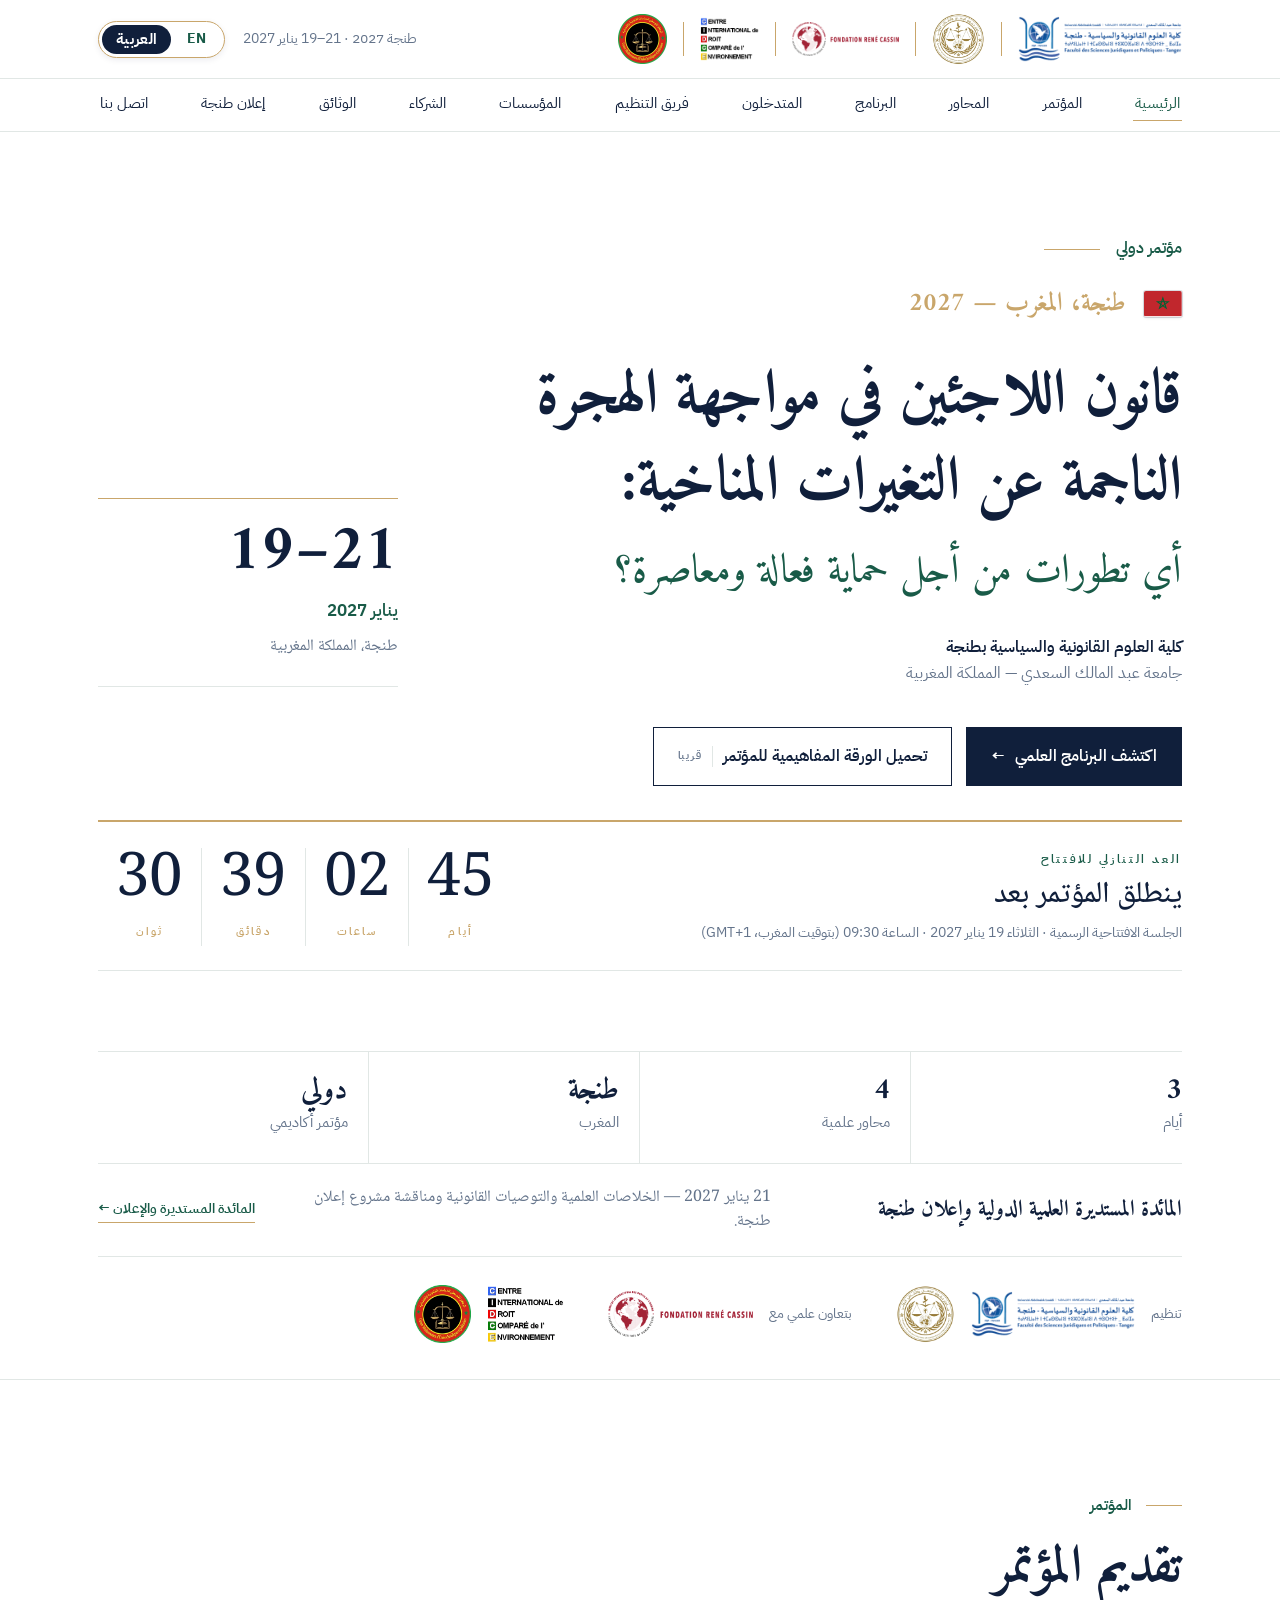
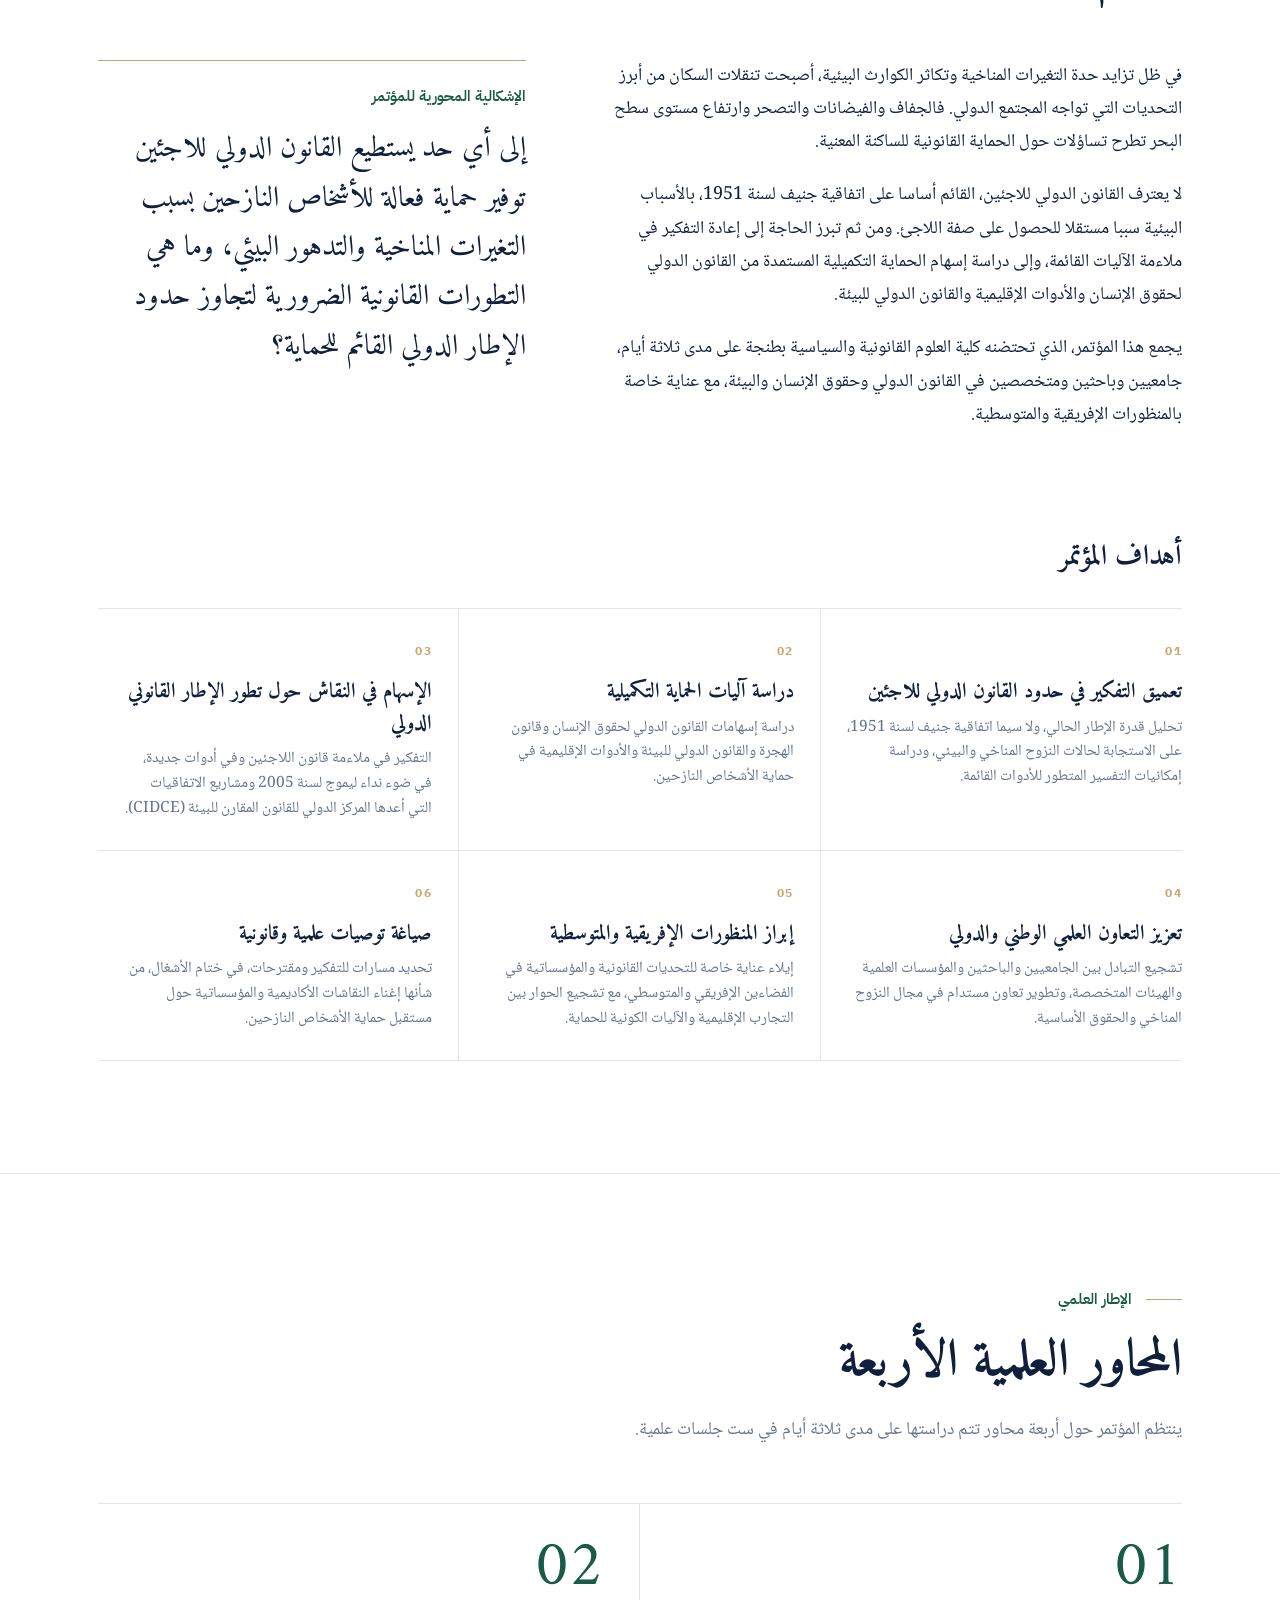
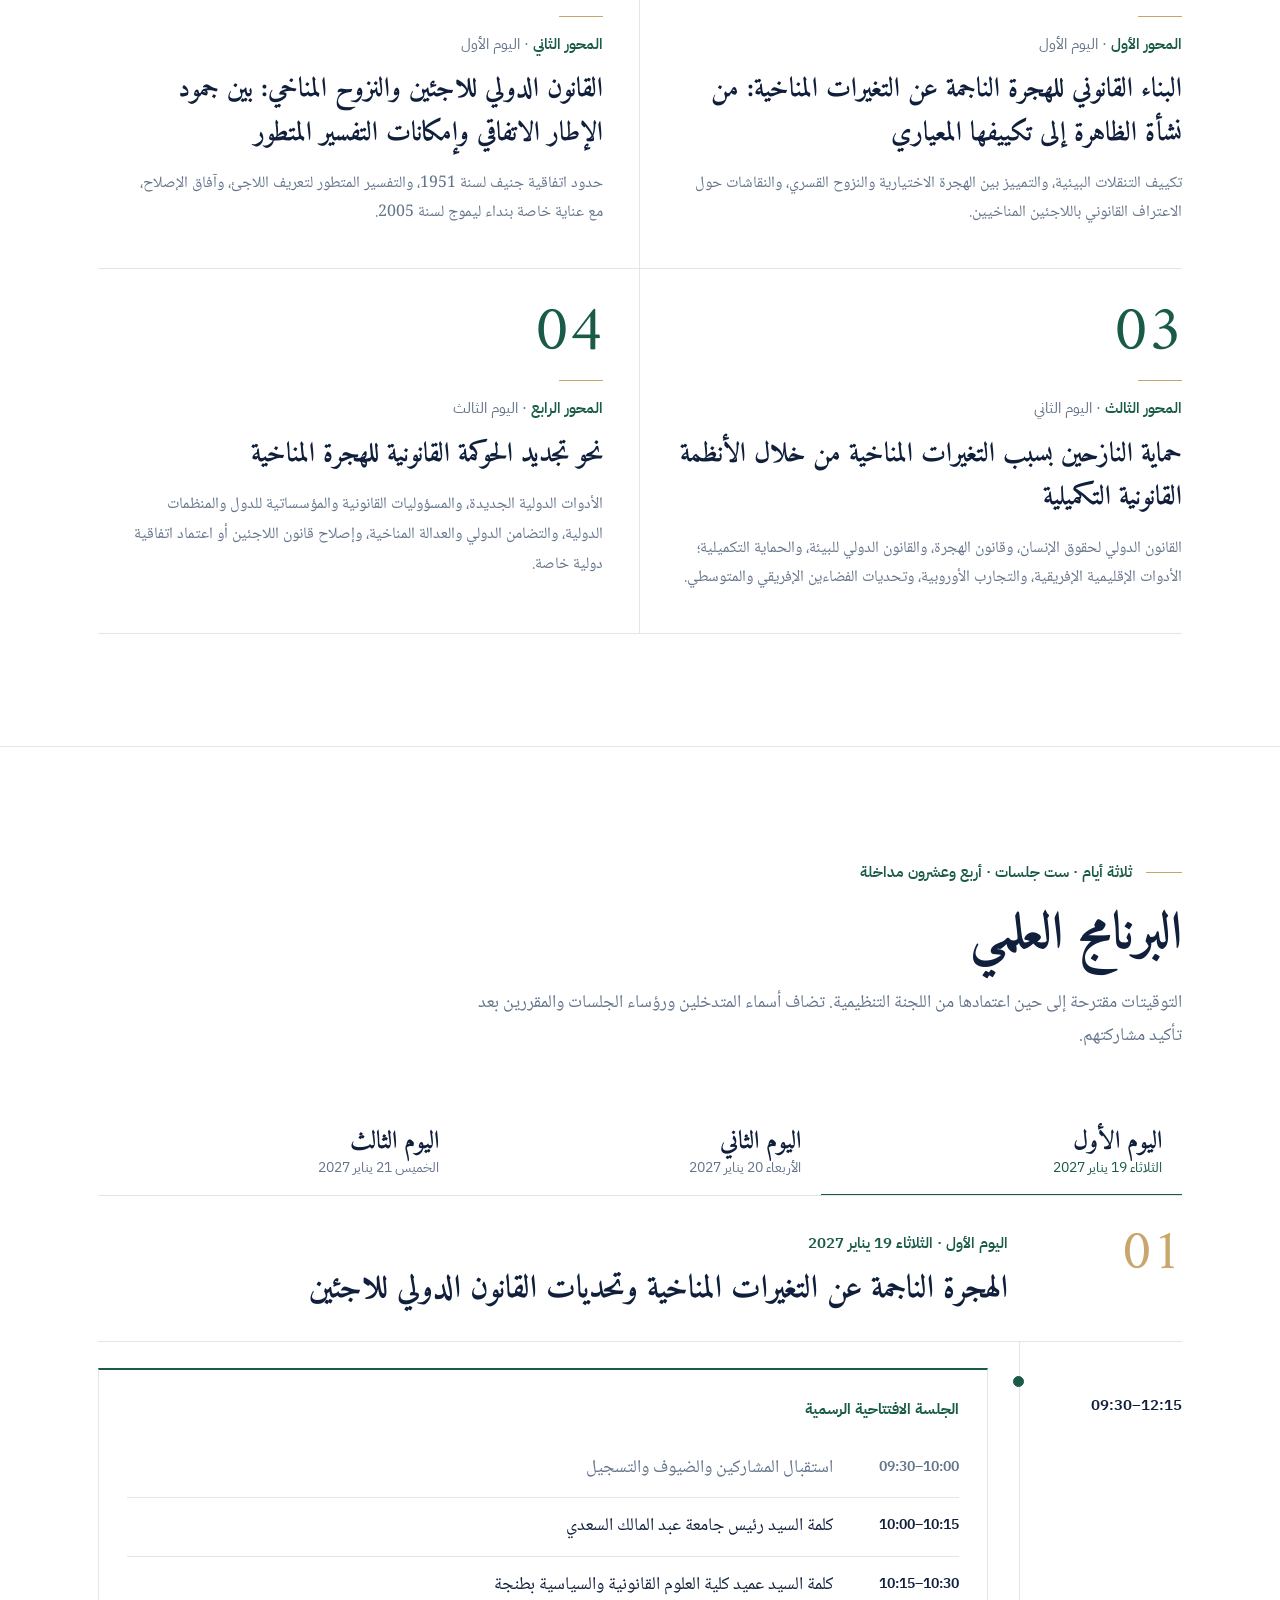
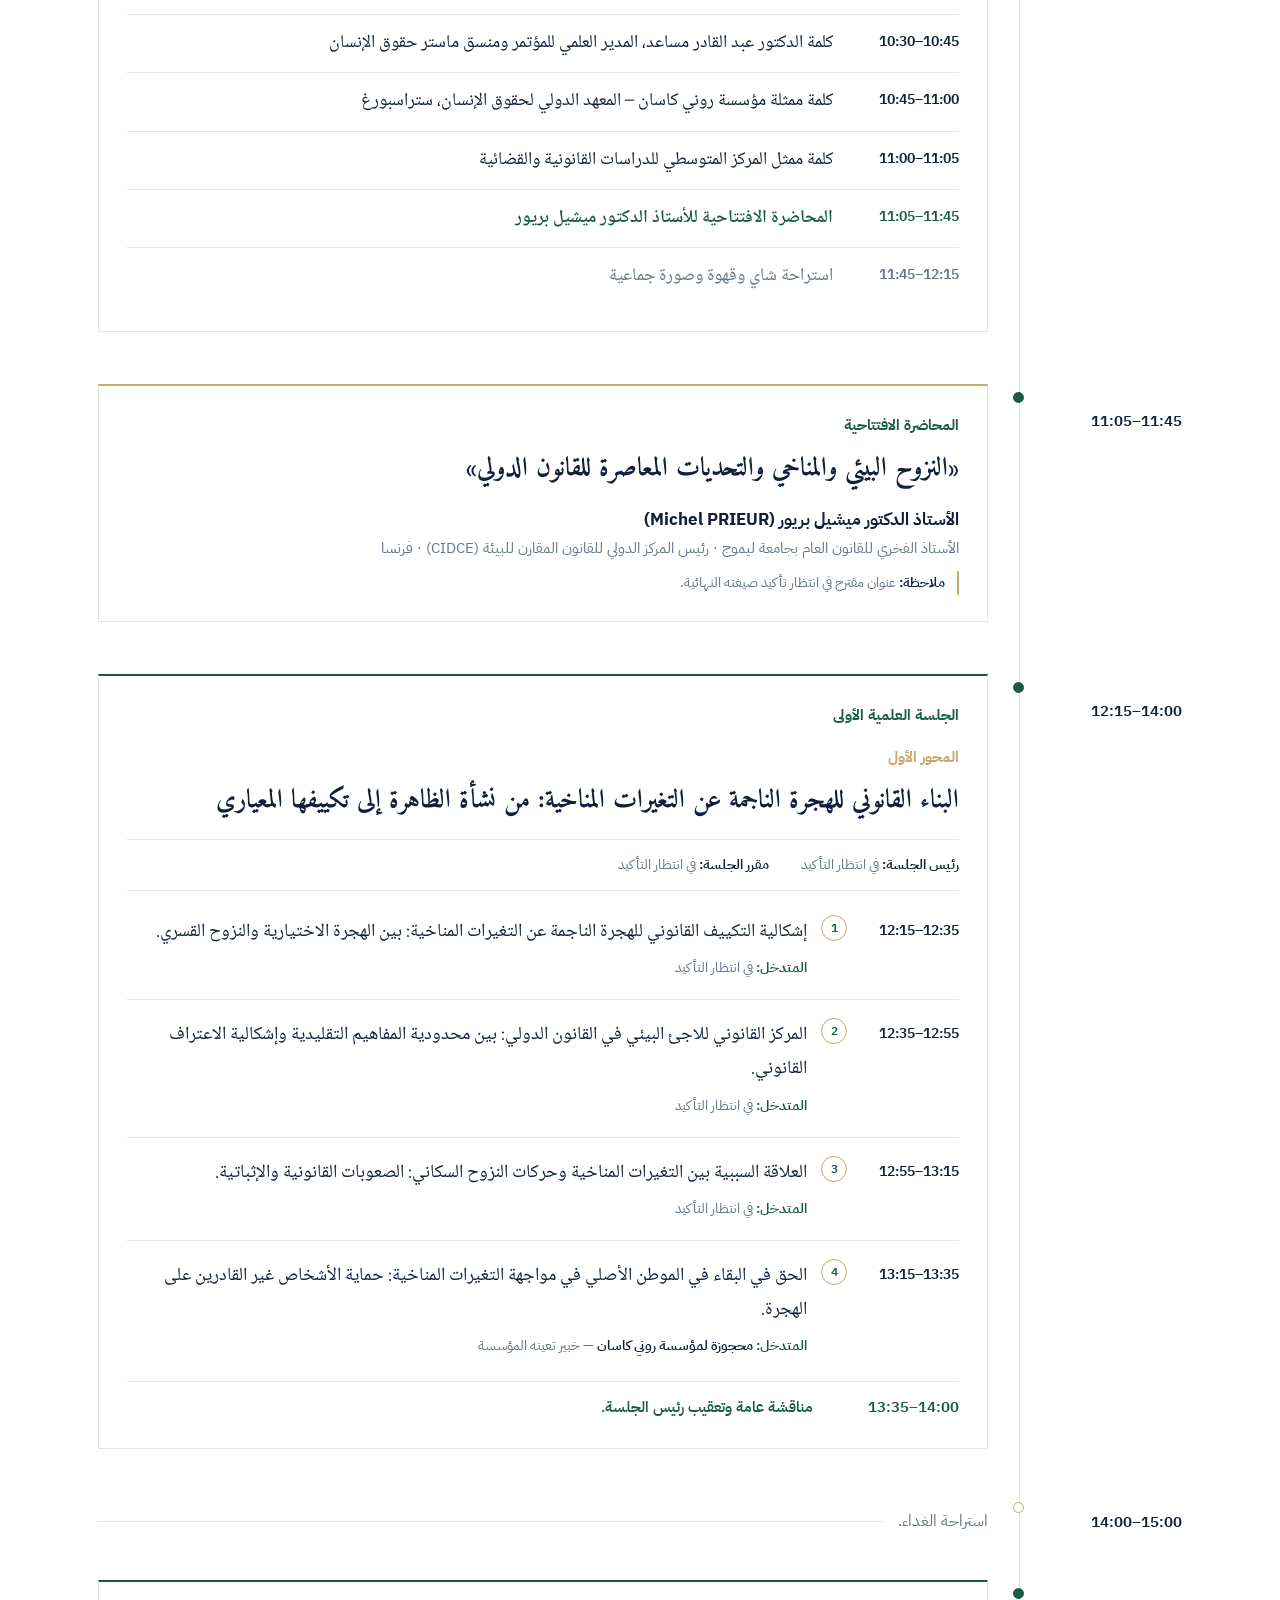
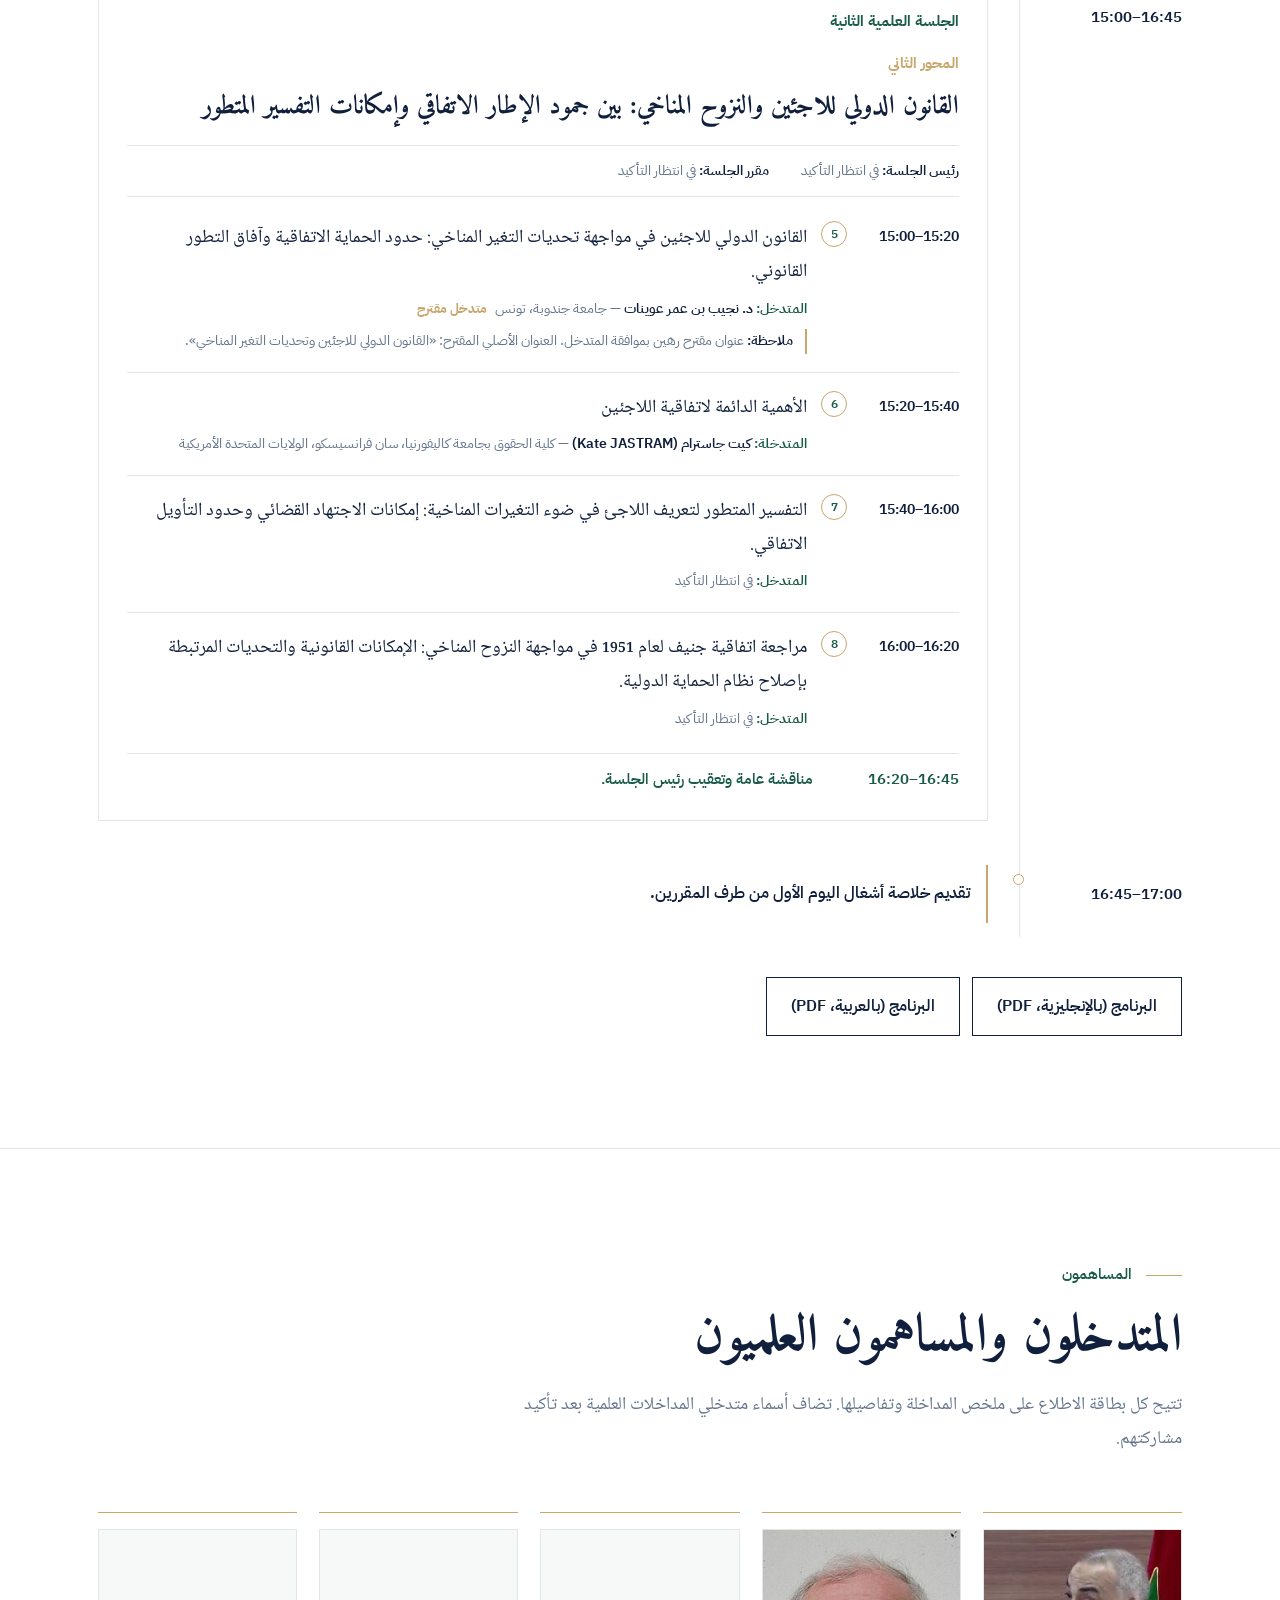
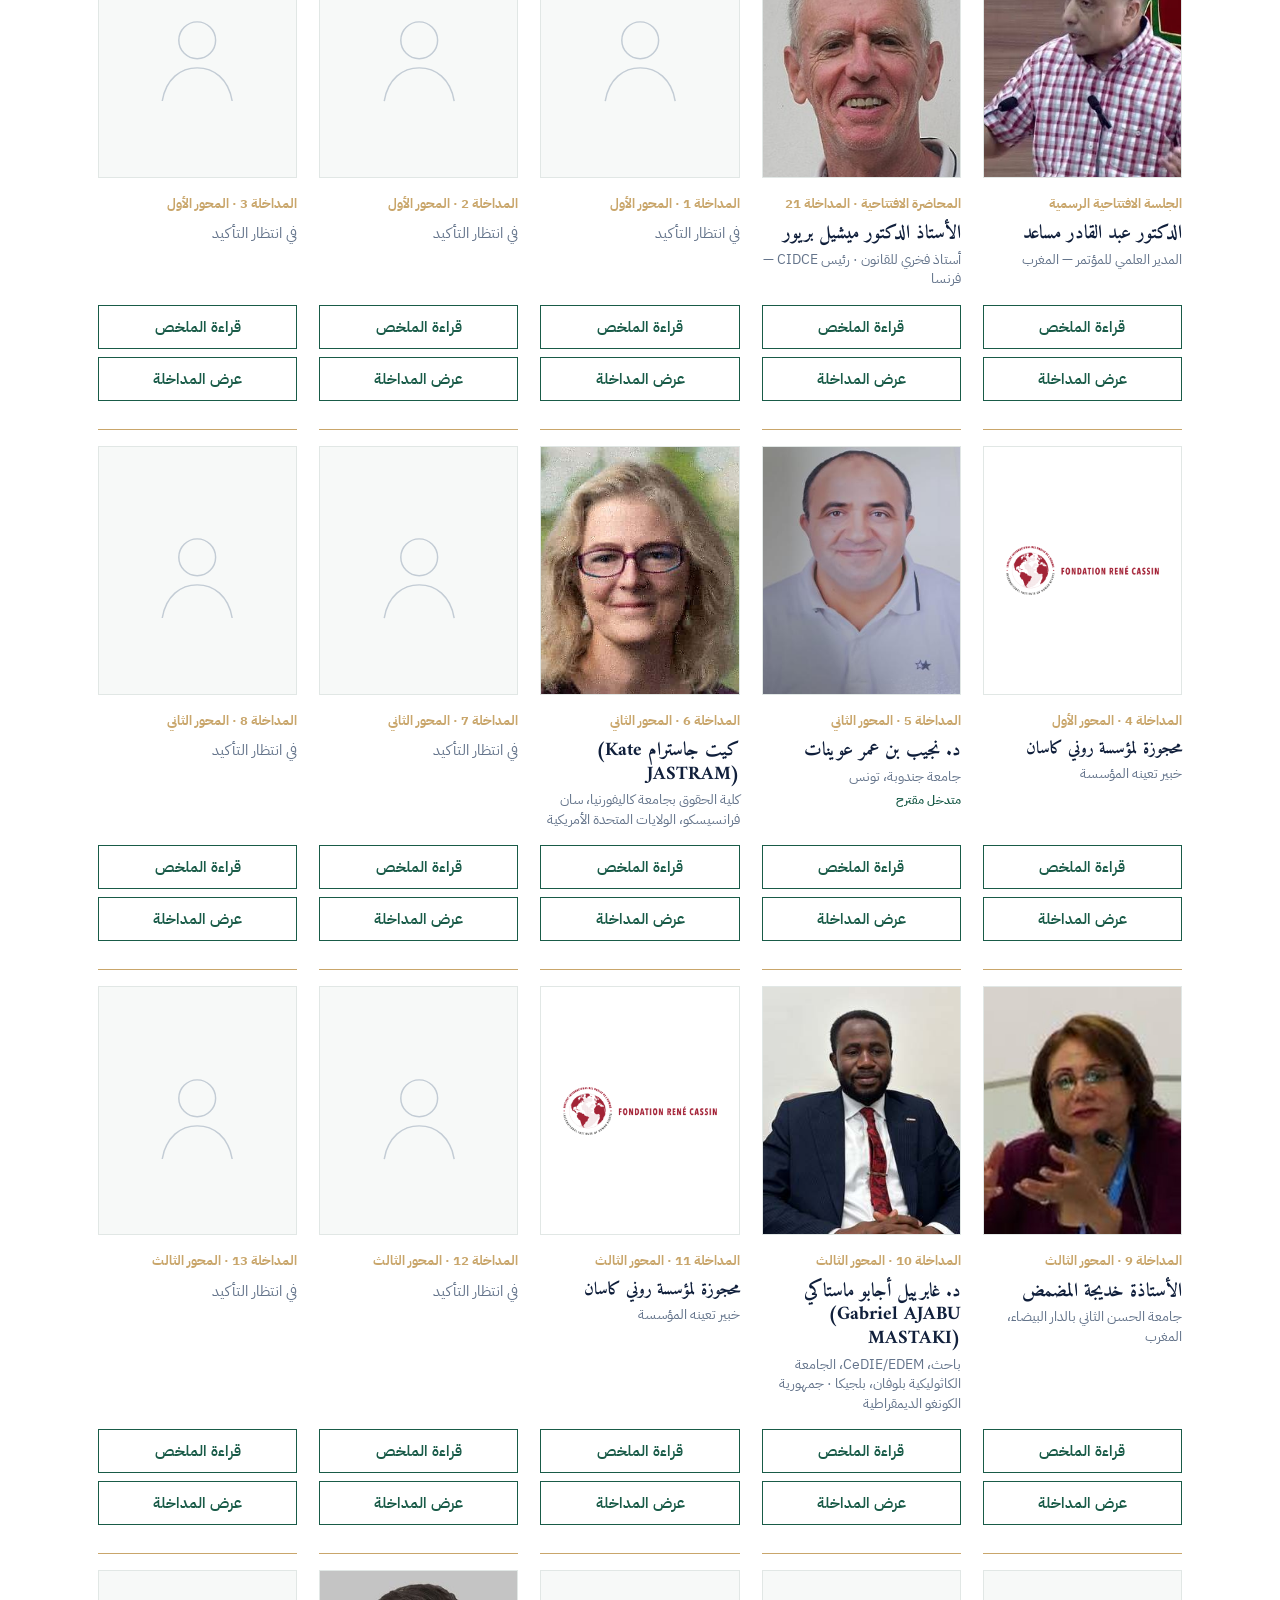
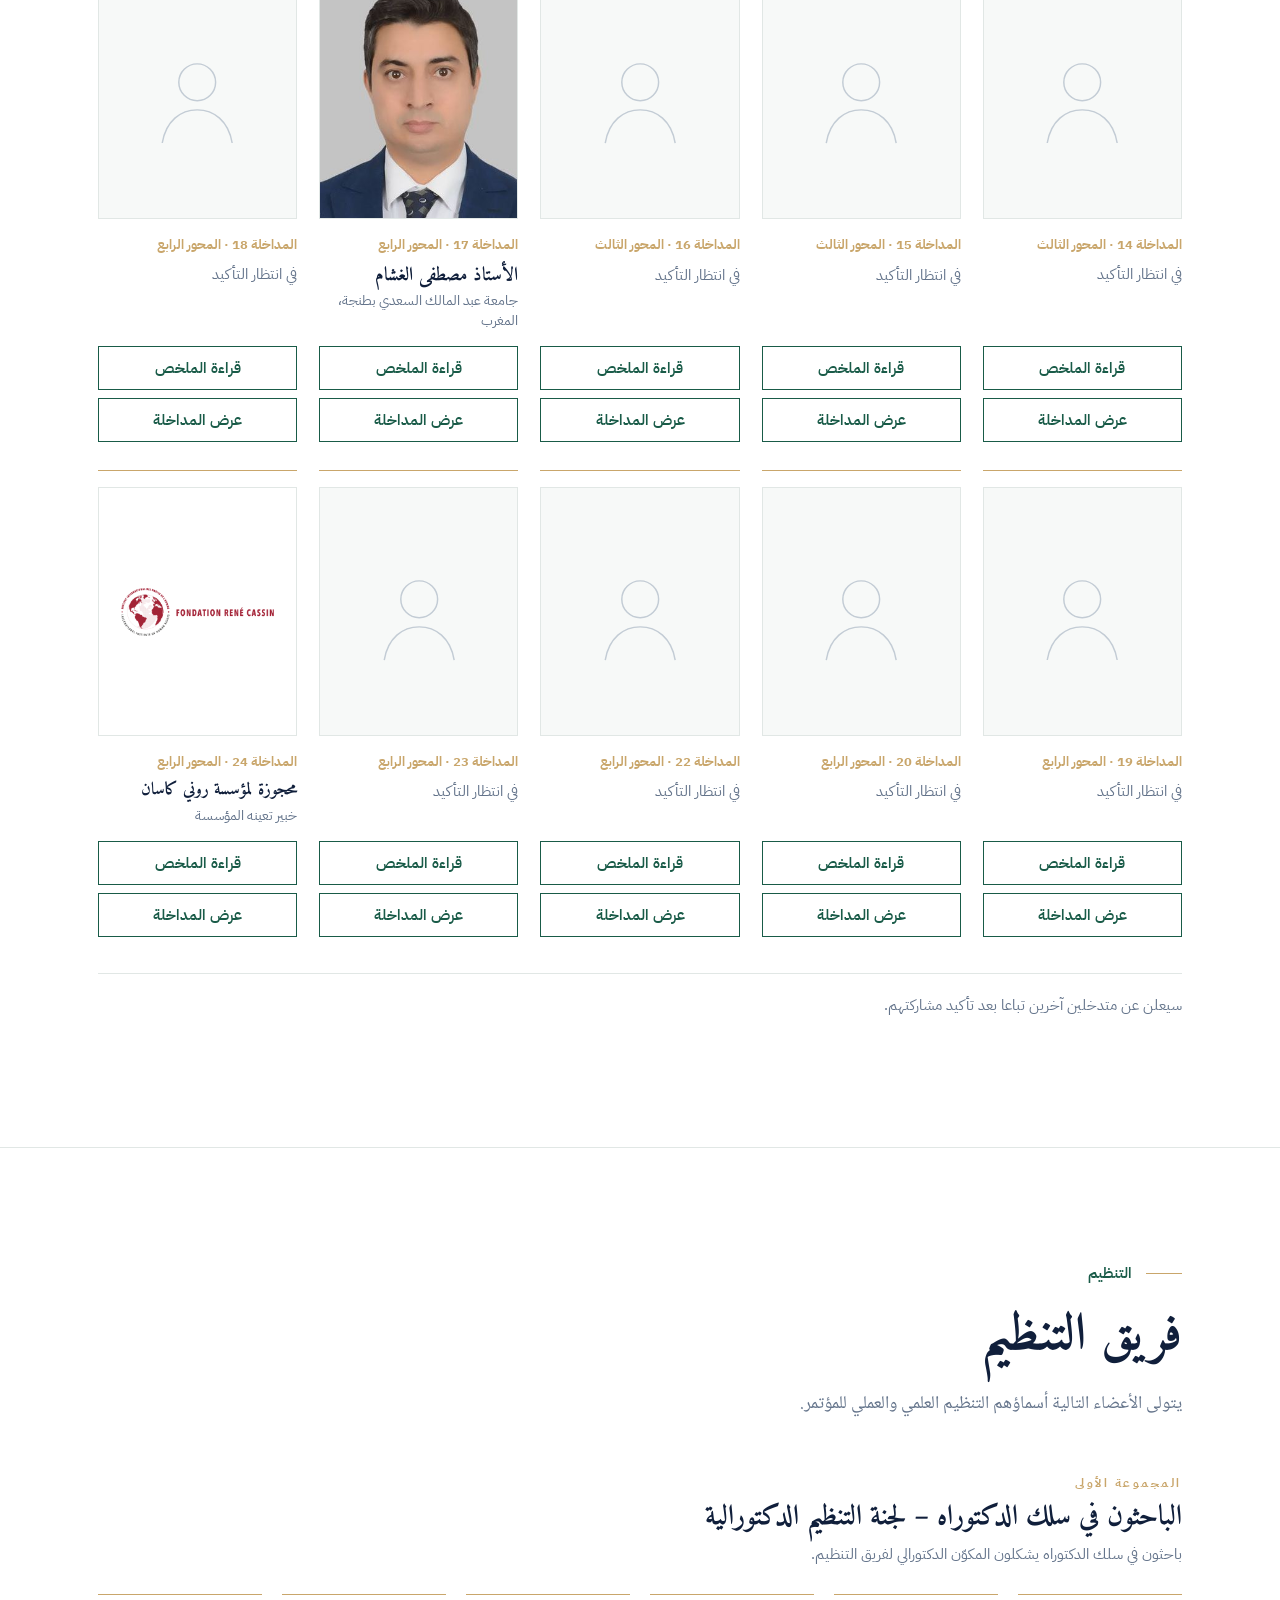
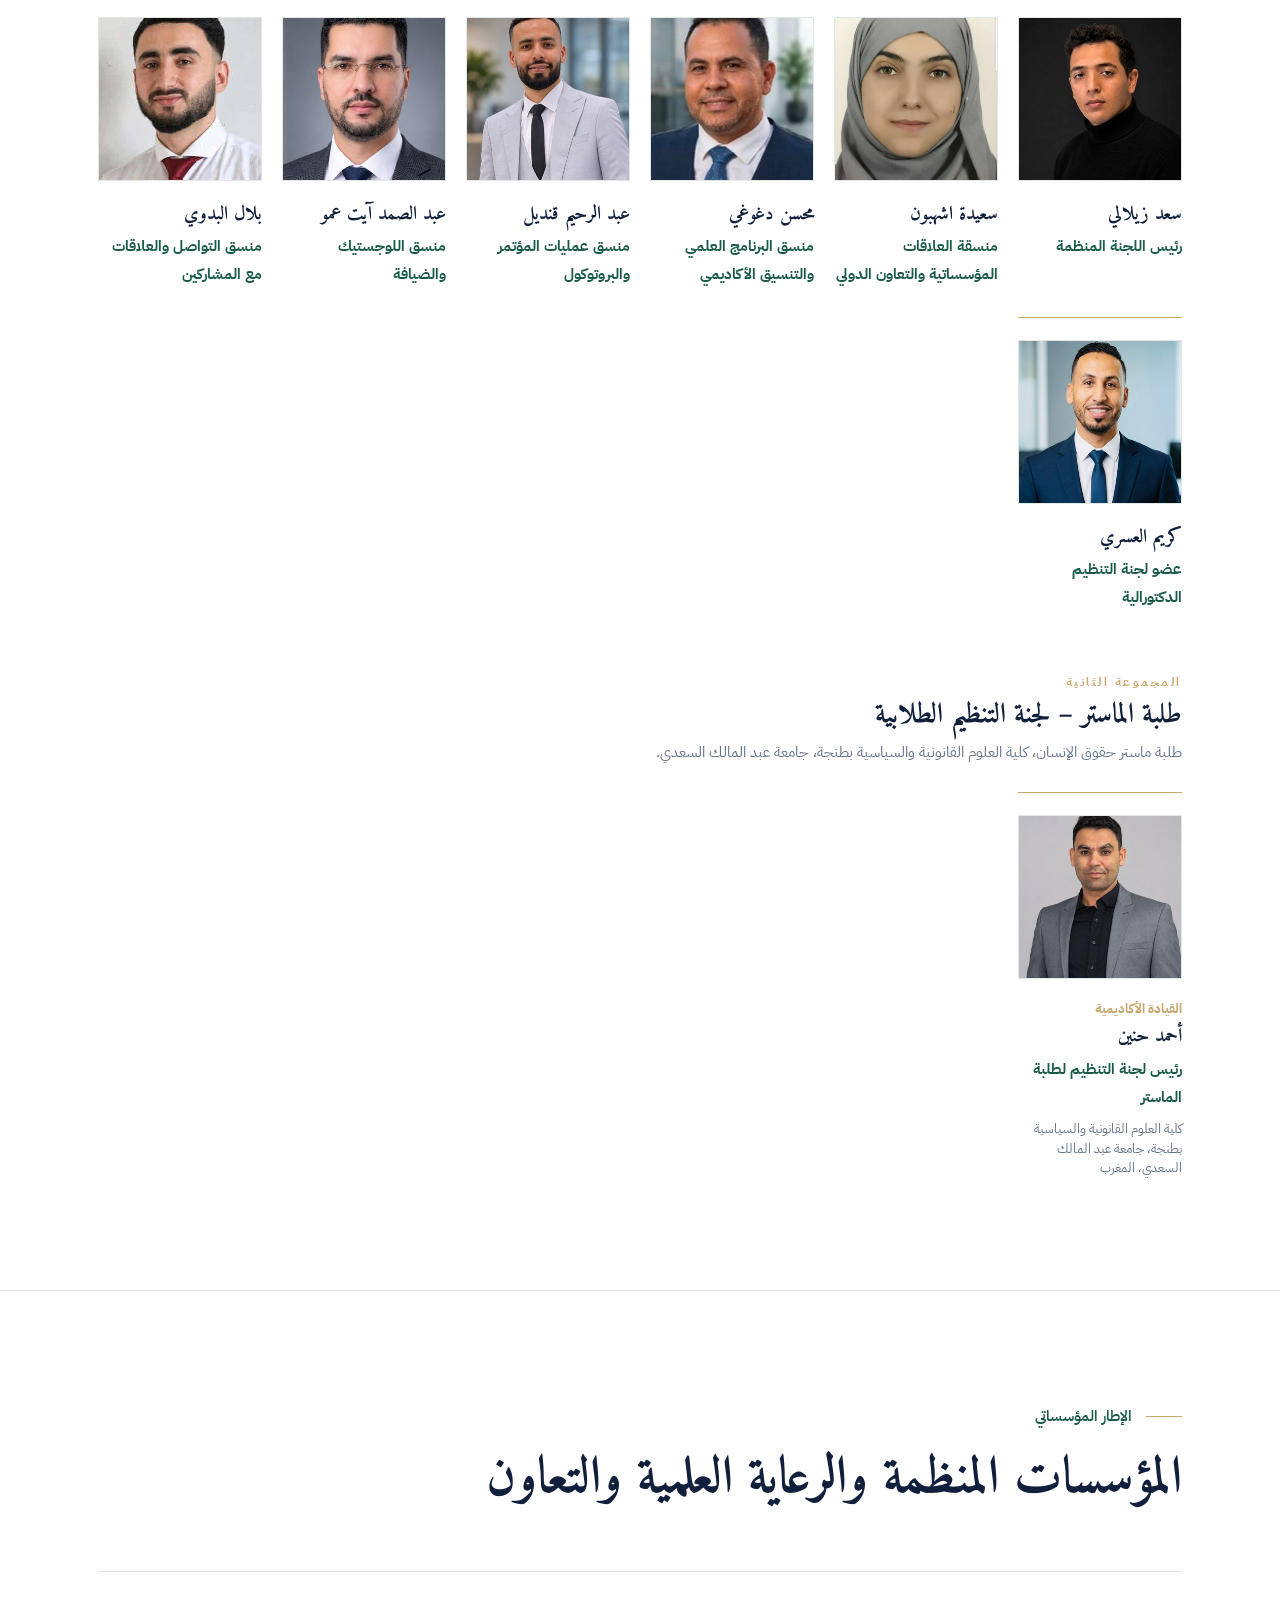
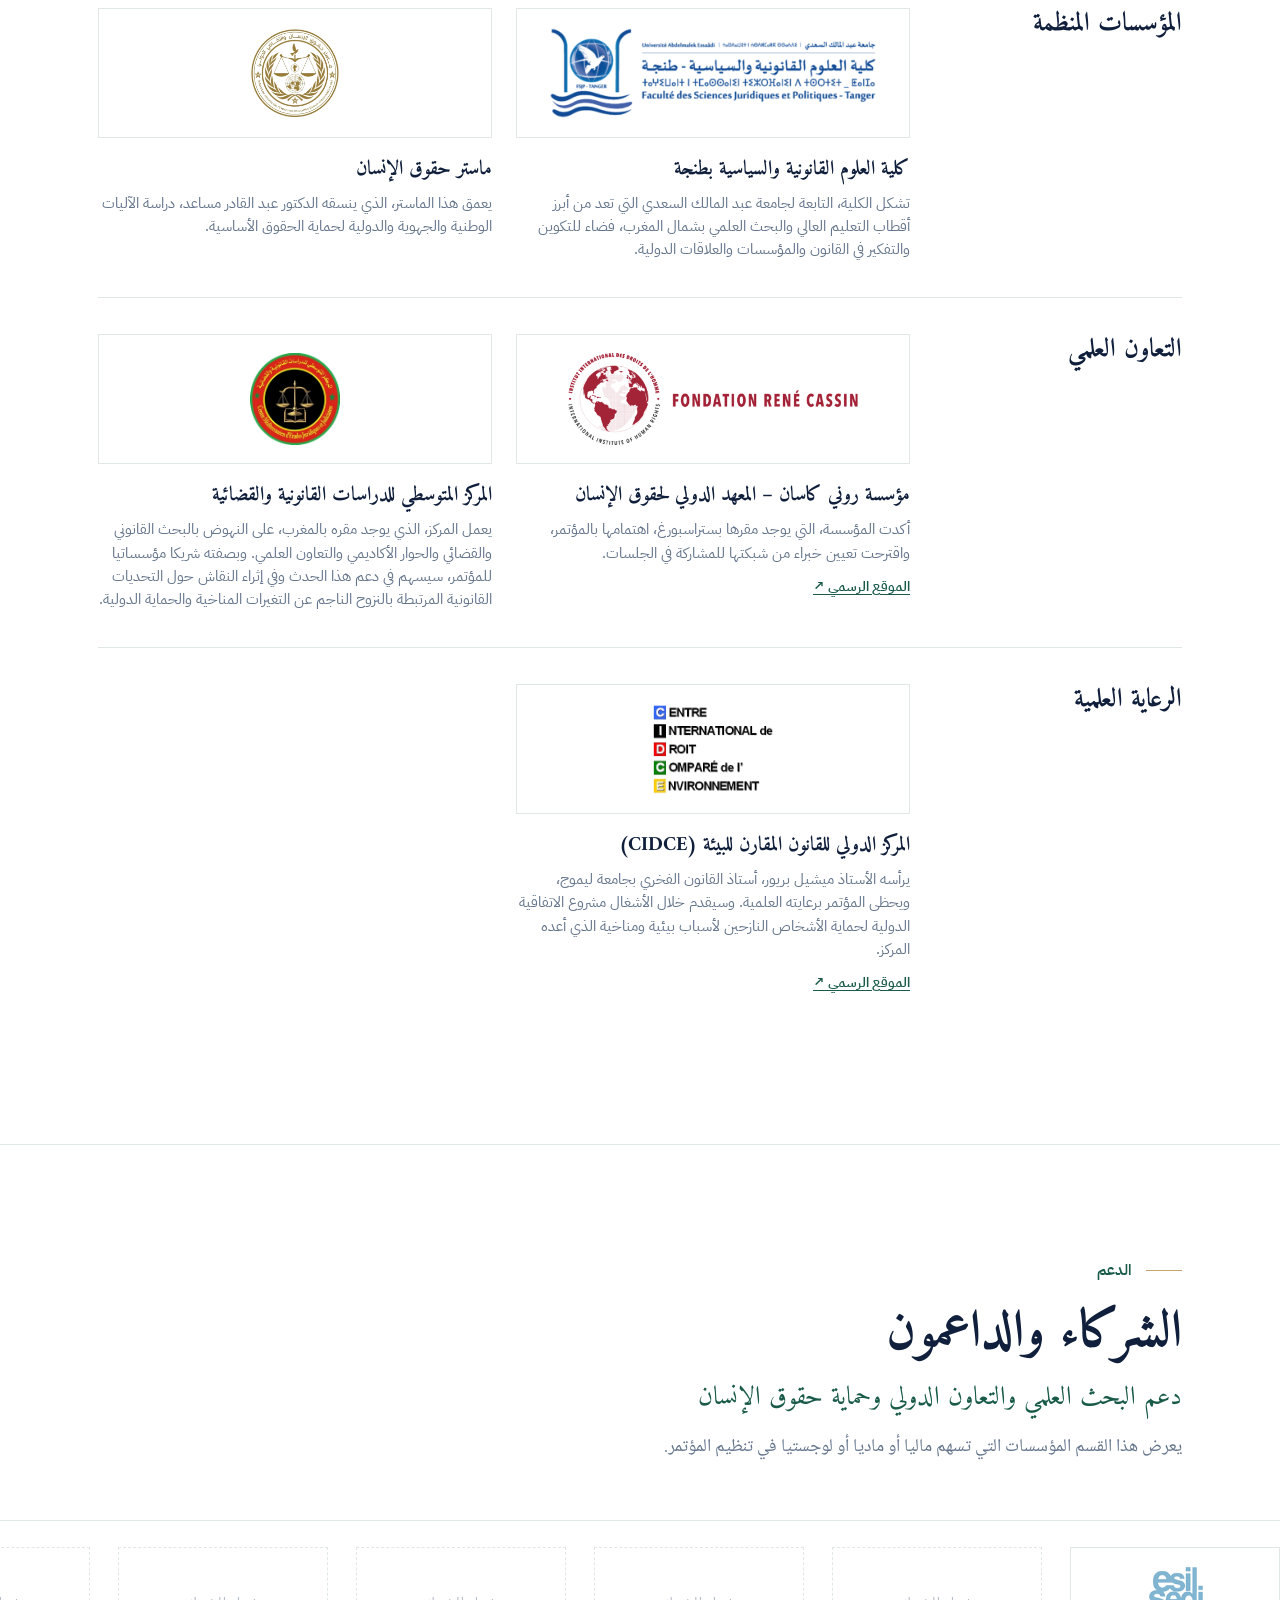
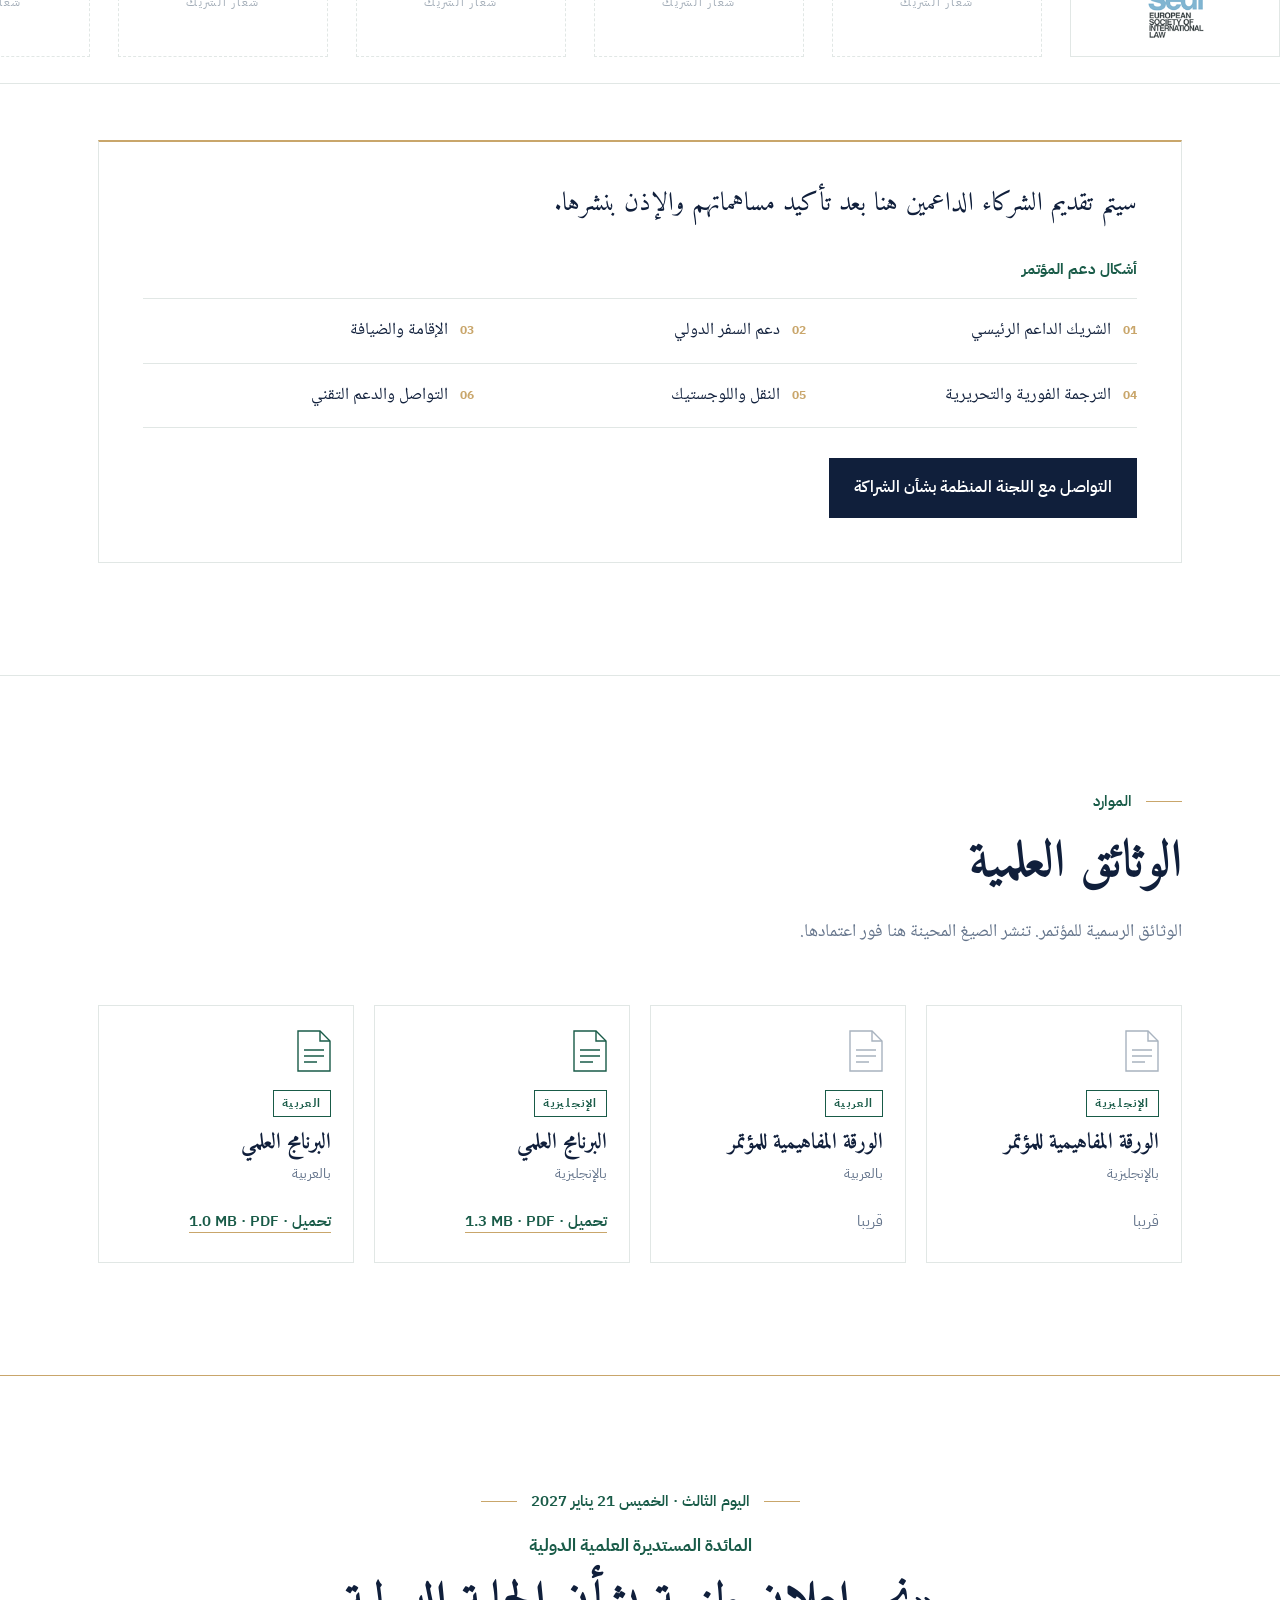
<file: ar/index.html>
<!DOCTYPE html>
<html lang="ar" dir="rtl">
<head>
<meta charset="utf-8">
<meta name="viewport" content="width=device-width, initial-scale=1">
<title>مؤتمر طنجة الدولي 2027 | قانون اللاجئين والهجرة الناجمة عن التغيرات المناخية</title>
<meta name="description" content="مؤتمر دولي بطنجة، المغرب، من 19 إلى 21 يناير 2027، يتناول القانون الدولي للاجئين والنزوح الناجم عن التغيرات المناخية والحماية التكميلية ومستقبل الأطر القانونية الدولية.">
<link rel="canonical" href="https://tangier2027.github.io/climatedisplacement/ar/">
<link rel="alternate" hreflang="en" href="https://tangier2027.github.io/climatedisplacement/">
<link rel="alternate" hreflang="ar" href="https://tangier2027.github.io/climatedisplacement/ar/">
<link rel="alternate" hreflang="x-default" href="https://tangier2027.github.io/climatedisplacement/">
<meta name="theme-color" content="#FFFFFF">
<link rel="icon" href="../assets/img/favicon.svg" type="image/svg+xml">
<link rel="icon" href="../assets/img/favicon-32.png" sizes="32x32" type="image/png">
<link rel="apple-touch-icon" href="../assets/img/apple-touch-icon.png">
<meta property="og:type" content="website">
<meta property="og:site_name" content="Tangier 2027">
<meta property="og:title" content="مؤتمر طنجة الدولي 2027 | قانون اللاجئين والهجرة الناجمة عن التغيرات المناخية">
<meta property="og:description" content="مؤتمر دولي بطنجة، المغرب، من 19 إلى 21 يناير 2027، يتناول القانون الدولي للاجئين والنزوح الناجم عن التغيرات المناخية والحماية التكميلية ومستقبل الأطر القانونية الدولية.">
<meta property="og:url" content="https://tangier2027.github.io/climatedisplacement/ar/">
<meta property="og:image" content="https://tangier2027.github.io/climatedisplacement/assets/img/og-image.png">
<meta property="og:image:width" content="1200">
<meta property="og:image:height" content="630">
<meta property="og:locale" content="ar_MA">
<meta property="og:locale:alternate" content="en_GB">
<meta name="twitter:card" content="summary_large_image">
<meta name="twitter:title" content="مؤتمر طنجة الدولي 2027 | قانون اللاجئين والهجرة الناجمة عن التغيرات المناخية">
<meta name="twitter:description" content="مؤتمر دولي بطنجة، المغرب، من 19 إلى 21 يناير 2027، يتناول القانون الدولي للاجئين والنزوح الناجم عن التغيرات المناخية والحماية التكميلية ومستقبل الأطر القانونية الدولية.">
<meta name="twitter:image" content="https://tangier2027.github.io/climatedisplacement/assets/img/og-image.png">
<link rel="preconnect" href="https://fonts.googleapis.com">
<link rel="preconnect" href="https://fonts.gstatic.com" crossorigin>
<link rel="stylesheet" href="https://fonts.googleapis.com/css2?family=Amiri:wght@400;700&family=Noto+Naskh+Arabic:wght@400;600&family=IBM+Plex+Sans+Arabic:wght@400;600;700&family=Cormorant+Garamond:wght@600&display=swap">
<link rel="stylesheet" href="../assets/css/style.css?v=20261126c">
<script type="application/ld+json">{"@context": "https://schema.org", "@type": "Event", "name": "قانون اللاجئين في مواجهة الهجرة الناجمة عن التغيرات المناخية: أي تطورات من أجل حماية فعالة ومعاصرة؟", "description": "مؤتمر دولي بطنجة، المغرب، من 19 إلى 21 يناير 2027، يتناول القانون الدولي للاجئين والنزوح الناجم عن التغيرات المناخية والحماية التكميلية ومستقبل الأطر القانونية الدولية.", "startDate": "2027-01-19", "endDate": "2027-01-21", "eventStatus": "https://schema.org/EventScheduled", "eventAttendanceMode": "https://schema.org/OfflineEventAttendanceMode", "inLanguage": ["en", "ar"], "location": {"@type": "Place", "name": "Faculty of Legal and Political Sciences of Tangier", "address": {"@type": "PostalAddress", "addressLocality": "Tangier", "addressCountry": "MA"}}, "organizer": {"@type": "Organization", "name": "Faculty of Legal and Political Sciences of Tangier, Abdelmalek Essaâdi University"}, "image": "https://tangier2027.github.io/climatedisplacement/assets/img/og-image.png", "url": "https://tangier2027.github.io/climatedisplacement/ar/"}</script>
</head>
<body>
<body>
<a class="skip" href="#main">الانتقال إلى المحتوى</a>
<header class="site-header">
  <div class="wrap">
    <div class="hdr-top"><a class="hdr-logos" href="#home" aria-label="كلية العلوم القانونية والسياسية بطنجة"><img class="hl-faculty" src="../assets/img/logos/faculty.png" alt="كلية العلوم القانونية والسياسية بطنجة"><span class="sep" aria-hidden="true"></span><img class="hl-master" src="../assets/img/logos/master.png" alt="ماستر حقوق الإنسان"><span class="sep" aria-hidden="true"></span><img class="hl-cassin" src="../assets/img/logos/rene-cassin.png" alt="مؤسسة روني كاسان – المعهد الدولي لحقوق الإنسان"><span class="sep" aria-hidden="true"></span><img class="hl-cidce" src="../assets/img/logos/cidce.png" alt="المركز الدولي للقانون المقارن للبيئة (CIDCE)"><span class="sep" aria-hidden="true"></span><img class="hl-cmejj" src="../assets/img/logos/cmejj.webp" alt="Centre Méditerranéen d’Études Juridiques et Judiciaires – Morocco" width="196" height="200"></a>
      <div class="hdr-right"><span class="hdr-edition">طنجة 2027 · <span class="tm" dir="ltr">19–21</span> يناير <span class="tm" dir="ltr">2027</span></span>
        
        <nav class="lang" aria-label="اللغة"><a id="lang-switch" href="../" hreflang="en" lang="en">EN</a><span class="bar"></span><span aria-current="true" class="ar">العربية</span>
        </nav>
        <button class="menu-btn" data-close="إغلاق" aria-expanded="false" aria-controls="main-nav">القائمة
        </button>
      </div>
    </div>
  </div>
  <nav class="nav" id="main-nav" aria-label="القائمة">
    <div class="wrap">
      <ul>
        <li><a href="#home" data-sec="home">الرئيسية</a>
        </li>
        <li><a href="#about" data-sec="about">المؤتمر</a>
        </li>
        <li><a href="#themes" data-sec="themes">المحاور</a>
        </li>
        <li><a href="#programme" data-sec="programme">البرنامج</a>
        </li>
        <li><a href="#speakers" data-sec="speakers">المتدخلون</a>
        </li>
        <li><a href="#committee" data-sec="committee">فريق التنظيم</a>
        </li>
        <li><a href="#institutions" data-sec="institutions">المؤسسات</a>
        </li>
        <li><a href="#partners" data-sec="partners">الشركاء</a>
        </li>
        <li><a href="#documents" data-sec="documents">الوثائق</a>
        </li>
        <li><a href="#declaration" data-sec="declaration">إعلان طنجة</a>
        </li>
        <li><a href="#contact" data-sec="contact">اتصل بنا</a>
        </li>
      </ul>
    </div>
  </nav>
</header>
<main id="main">

  <!-- ===================== HOME — hero, key facts, institutional logos ===================== -->
  <section id="home" class="hero" aria-labelledby="hero-title">
    <div class="wrap">
      <div class="hero-grid">
        <div> <div class="hero-kicker">مؤتمر دولي</div>
          <style>
            .hero-edition.with-flag{display:flex;align-items:center;gap:.7em}
            .flag-ma{flex:none;width:1.45em;height:auto;aspect-ratio:3/2;border-radius:2px;box-shadow:0 0 0 1px rgba(16,31,59,.14),0 1px 3px rgba(16,31,59,.12)}
            @media (max-width:560px){.hero-edition.with-flag{letter-spacing:.14em;font-size:15px;gap:.6em}}
            @media (max-width:350px){.hero-edition.with-flag{letter-spacing:.08em;font-size:14px}}
          </style>
          <div class="hero-edition with-flag"><svg class="flag-ma" viewBox="0 0 90 60" role="img" aria-label="علم المغرب"><rect width="90" height="60" fill="#C1272D"/><path d="M45.00 16.50 L52.94 40.92 L32.16 25.83 L57.84 25.83 L37.06 40.92 Z" fill="none" stroke="#006233" stroke-width="2.6" stroke-linejoin="miter"/></svg><span>طنجة، المغرب&nbsp;—&nbsp;<span class="tm" dir="ltr">2027</span></span>
          </div>
          <h1 id="hero-title">قانون اللاجئين في مواجهة الهجرة الناجمة عن التغيرات المناخية: <span class="sub">أي تطورات من أجل حماية فعالة ومعاصرة؟</span>
          </h1>
          <p class="hero-inst"><strong>كلية العلوم القانونية والسياسية بطنجة</strong>جامعة عبد المالك السعدي — المملكة المغربية
          </p>
        </div>
        <aside class="hero-date" aria-label="التواريخ">
          <div class="d"><span class="tm" dir="ltr">19–21</span>
          </div>
          <div class="m">يناير <span class="tm" dir="ltr">2027</span>
          </div>
          <div class="p">طنجة، المملكة المغربية
          </div>
        </aside>
      </div>
      <div class="hero-cta"><a class="btn btn-primary" href="#programme">اكتشف البرنامج العلمي <span class="arr" aria-hidden="true">→</span></a><a class="btn btn-ghost" href="#documents">تحميل الورقة المفاهيمية للمؤتمر<span class="badge">قريبا</span></a>
      </div>
      <section class="cd" id="countdown" aria-labelledby="cd-title">
        <style>
          .cd{margin:34px 0 8px;border-top:2px solid var(--gold);border-bottom:1px solid var(--line);padding:26px 0 24px;display:grid;grid-template-columns:minmax(200px,1fr) auto;gap:18px 40px;align-items:center}
          .cd-k{font-family:var(--sans);font-size:12px;letter-spacing:.22em;text-transform:uppercase;color:var(--green);font-weight:600;margin:0 0 8px}
          .cd-t{font-size:clamp(22px,2.6vw,30px);line-height:1.2;margin:0 0 6px;color:var(--navy);font-weight:500}
          .cd-s{font-family:var(--sans);font-size:14px;color:var(--slate);margin:0}
          .cd-g{display:flex;align-items:stretch;gap:0;margin:0;padding:0;list-style:none}
          .cd-u{min-width:94px;text-align:center;padding:4px 18px;border-inline-start:1px solid var(--line)}
          .cd-u:first-child{border-inline-start:0}
          .cd-n{display:block;font-size:clamp(40px,5vw,60px);line-height:1;color:var(--navy);font-variant-numeric:tabular-nums;font-feature-settings:"tnum" 1,"lnum" 1;letter-spacing:-.01em}
          .cd-l{display:block;margin-top:10px;font-family:var(--sans);font-size:11px;letter-spacing:.2em;text-transform:uppercase;color:var(--gold);font-weight:600}
          .cd-n.tick{animation:cdTick .45s ease}
          @keyframes cdTick{from{opacity:.35;transform:translateY(-3px)}to{opacity:1;transform:none}}
          .cd.done .cd-g{display:none}
          .cd .sr{position:absolute;width:1px;height:1px;overflow:hidden;clip:rect(0 0 0 0);white-space:nowrap}
          @media (prefers-reduced-motion:reduce){.cd-n.tick{animation:none}}
          @media (max-width:860px){.cd{grid-template-columns:1fr}.cd-g{justify-content:space-between}.cd-u{min-width:0;flex:1;padding:4px 6px}}
          @media (max-width:420px){.cd-l{letter-spacing:.1em;font-size:10px}}
        </style>
        <div>
          <p class="cd-k" id="cd-k">العد التنازلي للافتتاح</p>
          <h2 class="cd-t" id="cd-title">ينطلق المؤتمر بعد</h2>
          <p class="cd-s" id="cd-s">الجلسة الافتتاحية الرسمية · الثلاثاء <span class="tm" dir="ltr">19</span> يناير <span class="tm" dir="ltr">2027</span> · الساعة <span class="tm" dir="ltr">09:30</span> (بتوقيت المغرب، <span class="tm" dir="ltr">GMT+1</span>)</p>
        </div>
        <ol class="cd-g" aria-hidden="true">
          <li class="cd-u"><span class="cd-n" data-u="d">--</span><span class="cd-l">أيام</span></li>
          <li class="cd-u"><span class="cd-n" data-u="h">--</span><span class="cd-l">ساعات</span></li>
          <li class="cd-u"><span class="cd-n" data-u="m">--</span><span class="cd-l">دقائق</span></li>
          <li class="cd-u"><span class="cd-n" data-u="s">--</span><span class="cd-l">ثوان</span></li>
        </ol>
        <p class="sr" id="cd-sr" aria-live="polite"></p>
        <script>
        (function(){
          var START=Date.UTC(2027,0,19,8,30,0), END=Date.UTC(2027,0,21,16,0,0);
          var root=document.getElementById('countdown'); if(!root) return;
          var el={}; root.querySelectorAll('.cd-n').forEach(function(n){el[n.getAttribute('data-u')]=n;});
          var sr=document.getElementById('cd-sr'), lastMin=-1, timer;
          function pad(n){return n<10?'0'+n:''+n;}
          function set(k,v){var n=el[k]; if(n.textContent!==v){n.textContent=v;n.classList.remove('tick');void n.offsetWidth;n.classList.add('tick');}}
          function finish(k,t,s){root.classList.add('done');document.getElementById('cd-k').textContent=k;document.getElementById('cd-title').textContent=t;document.getElementById('cd-s').textContent=s;}
          function tick(){
            var now=Date.now(), diff=START-now;
            if(diff<=0){
              clearInterval(timer);
              if(now<END) finish('جار الآن','المؤتمر منعقد حاليا','19–21 يناير 2027 · كلية العلوم القانونية والسياسية بطنجة');
              else finish('طنجة 2027','اختُتمت أشغال المؤتمر','شكرا لجميع المتدخلين والمشاركين والشركاء.');
              return;
            }
            var s=Math.floor(diff/1000), d=Math.floor(s/86400), h=Math.floor(s%86400/3600), m=Math.floor(s%3600/60), sec=s%60;
            set('d',String(d)); set('h',pad(h)); set('m',pad(m)); set('s',pad(sec));
            if(m!==lastMin){lastMin=m; sr.textContent='يتبقى '+d+' يوما و'+h+' ساعة و'+m+' دقيقة على افتتاح المؤتمر.';}
          }
          tick(); timer=setInterval(tick,1000);
          document.addEventListener('visibilitychange',function(){if(!document.hidden) tick();});
        })();
        </script>
      </section>
      <div class="facts"> <div><b><span class="tm" dir="ltr">3</span></b><span>أيام</span></div>
        <div><b><span class="tm" dir="ltr">4</span></b><span>محاور علمية</span>
        </div>
        <div><b>طنجة</b><span>المغرب</span>
        </div>
        <div><b>دولي</b><span>مؤتمر أكاديمي</span>
        </div>
      </div><a class="home-rt" href="#declaration"><span class="home-rt-t">المائدة المستديرة العلمية الدولية وإعلان طنجة</span><span class="home-rt-x"><span class="tm" dir="ltr">21</span> يناير <span class="tm" dir="ltr">2027</span> — الخلاصات العلمية والتوصيات القانونية ومناقشة مشروع إعلان طنجة.</span><span class="home-rt-l">المائدة المستديرة والإعلان <span class="arr" aria-hidden="true">→</span></span></a>
      <div class="strip" aria-label="المؤسسات"> <div class="grp"><span class="lbl">تنظيم</span><img class="" src="../assets/img/logos/faculty.png" alt="كلية العلوم القانونية والسياسية بطنجة"><img class="sq" src="../assets/img/logos/master.png" alt="ماستر حقوق الإنسان"></div>
        <div class="grp"><span class="lbl">بتعاون علمي مع</span><img class="" src="../assets/img/logos/rene-cassin.png" alt="مؤسسة روني كاسان – المعهد الدولي لحقوق الإنسان">
        </div>
        <div class="grp"><img class="sq" src="../assets/img/logos/cidce.png" alt="المركز الدولي للقانون المقارن للبيئة (CIDCE)"><img class="sq" src="../assets/img/logos/cmejj.webp" alt="Centre Méditerranéen d’Études Juridiques et Judiciaires – Morocco" width="196" height="200">
        </div>
      </div>
    </div>
  </section>

  <!-- ===================== ABOUT THE CONFERENCE ===================== -->
  <section id="about" class="sec" aria-labelledby="about-title">
    <div class="wrap">
      <div class="sec-head">
        <p class="kicker"><span>المؤتمر</span>
        </p>
        <h2 class="sec-title" id="about-title">تقديم المؤتمر
        </h2>
      </div>
      <div class="about-grid">
        <div class="about-text">
          <p>في ظل تزايد حدة التغيرات المناخية وتكاثر الكوارث البيئية، أصبحت تنقلات السكان من أبرز التحديات التي تواجه المجتمع الدولي. فالجفاف والفيضانات والتصحر وارتفاع مستوى سطح البحر تطرح تساؤلات حول الحماية القانونية للساكنة المعنية.
          </p>
          <p>لا يعترف القانون الدولي للاجئين، القائم أساسا على اتفاقية جنيف لسنة <span class="tm" dir="ltr">1951</span>، بالأسباب البيئية سببا مستقلا للحصول على صفة اللاجئ. ومن ثم تبرز الحاجة إلى إعادة التفكير في ملاءمة الآليات القائمة، وإلى دراسة إسهام الحماية التكميلية المستمدة من القانون الدولي لحقوق الإنسان والأدوات الإقليمية والقانون الدولي للبيئة.
          </p>
          <p>يجمع هذا المؤتمر، الذي تحتضنه كلية العلوم القانونية والسياسية بطنجة على مدى ثلاثة أيام، جامعيين وباحثين ومتخصصين في القانون الدولي وحقوق الإنسان والبيئة، مع عناية خاصة بالمنظورات الإفريقية والمتوسطية.
          </p>
        </div>
        <aside class="question">
          <div class="lbl">الإشكالية المحورية للمؤتمر
          </div>
          <blockquote>إلى أي حد يستطيع القانون الدولي للاجئين توفير حماية فعالة للأشخاص النازحين بسبب التغيرات المناخية والتدهور البيئي، وما هي التطورات القانونية الضرورية لتجاوز حدود الإطار الدولي القائم للحماية؟
          </blockquote>
        </aside>
      </div>
      <div class="objectives">
        <h3>أهداف المؤتمر
        </h3>
        <div class="obj-grid">
          <div class="obj"><span class="n">01</span>
            <h4>تعميق التفكير في حدود القانون الدولي للاجئين
            </h4>
            <p>تحليل قدرة الإطار الحالي، ولا سيما اتفاقية جنيف لسنة <span class="tm" dir="ltr">1951</span>، على الاستجابة لحالات النزوح المناخي والبيئي، ودراسة إمكانيات التفسير المتطور للأدوات القائمة.
            </p>
          </div>
          <div class="obj"><span class="n">02</span>
            <h4>دراسة آليات الحماية التكميلية
            </h4>
            <p>دراسة إسهامات القانون الدولي لحقوق الإنسان وقانون الهجرة والقانون الدولي للبيئة والأدوات الإقليمية في حماية الأشخاص النازحين.
            </p>
          </div>
          <div class="obj"><span class="n">03</span>
            <h4>الإسهام في النقاش حول تطور الإطار القانوني الدولي
            </h4>
            <p>التفكير في ملاءمة قانون اللاجئين وفي أدوات جديدة، في ضوء نداء ليموج لسنة <span class="tm" dir="ltr">2005</span> ومشاريع الاتفاقيات التي أعدها المركز الدولي للقانون المقارن للبيئة (CIDCE).
            </p>
          </div>
          <div class="obj"><span class="n">04</span>
            <h4>تعزيز التعاون العلمي الوطني والدولي
            </h4>
            <p>تشجيع التبادل بين الجامعيين والباحثين والمؤسسات العلمية والهيئات المتخصصة، وتطوير تعاون مستدام في مجال النزوح المناخي والحقوق الأساسية.
            </p>
          </div>
          <div class="obj"><span class="n">05</span>
            <h4>إبراز المنظورات الإفريقية والمتوسطية
            </h4>
            <p>إيلاء عناية خاصة للتحديات القانونية والمؤسساتية في الفضاءين الإفريقي والمتوسطي، مع تشجيع الحوار بين التجارب الإقليمية والآليات الكونية للحماية.
            </p>
          </div>
          <div class="obj"><span class="n">06</span>
            <h4>صياغة توصيات علمية وقانونية
            </h4>
            <p>تحديد مسارات للتفكير ومقترحات، في ختام الأشغال، من شأنها إغناء النقاشات الأكاديمية والمؤسساتية حول مستقبل حماية الأشخاص النازحين.
            </p>
          </div>
        </div>
      </div>
    </div>
  </section>

  <!-- ===================== FOUR SCIENTIFIC THEMES ===================== -->
  <section id="themes" class="sec" aria-labelledby="themes-title">
    <div class="wrap">
      <div class="sec-head">
        <p class="kicker"><span>الإطار العلمي</span>
        </p>
        <h2 class="sec-title" id="themes-title">المحاور العلمية الأربعة
        </h2>
        <p class="sec-intro">ينتظم المؤتمر حول أربعة محاور تتم دراستها على مدى ثلاثة أيام في ست جلسات علمية.
        </p>
      </div>
      <div class="themes-grid">
        <article class="theme">
          <div class="num" aria-hidden="true">01
          </div>
          <div class="meta">المحور الأول <i>· اليوم الأول</i>
          </div>
          <h3>البناء القانوني للهجرة الناجمة عن التغيرات المناخية: من نشأة الظاهرة إلى تكييفها المعياري
          </h3>
          <p>تكييف التنقلات البيئية، والتمييز بين الهجرة الاختيارية والنزوح القسري، والنقاشات حول الاعتراف القانوني باللاجئين المناخيين.
          </p>
        </article>
        <article class="theme">
          <div class="num" aria-hidden="true">02
          </div>
          <div class="meta">المحور الثاني <i>· اليوم الأول</i>
          </div>
          <h3>القانون الدولي للاجئين والنزوح المناخي: بين جمود الإطار الاتفاقي وإمكانات التفسير المتطور
          </h3>
          <p>حدود اتفاقية جنيف لسنة <span class="tm" dir="ltr">1951</span>، والتفسير المتطور لتعريف اللاجئ، وآفاق الإصلاح، مع عناية خاصة بنداء ليموج لسنة <span class="tm" dir="ltr">2005</span>.
          </p>
        </article>
        <article class="theme">
          <div class="num" aria-hidden="true">03
          </div>
          <div class="meta">المحور الثالث <i>· اليوم الثاني</i>
          </div>
          <h3>حماية النازحين بسبب التغيرات المناخية من خلال الأنظمة القانونية التكميلية
          </h3>
          <p>القانون الدولي لحقوق الإنسان، وقانون الهجرة، والقانون الدولي للبيئة، والحماية التكميلية؛ الأدوات الإقليمية الإفريقية، والتجارب الأوروبية، وتحديات الفضاءين الإفريقي والمتوسطي.
          </p>
        </article>
        <article class="theme">
          <div class="num" aria-hidden="true">04
          </div>
          <div class="meta">المحور الرابع <i>· اليوم الثالث</i>
          </div>
          <h3>نحو تجديد الحوكمة القانونية للهجرة المناخية
          </h3>
          <p>الأدوات الدولية الجديدة، والمسؤوليات القانونية والمؤسساتية للدول والمنظمات الدولية، والتضامن الدولي والعدالة المناخية، وإصلاح قانون اللاجئين أو اعتماد اتفاقية دولية خاصة.
          </p>
        </article>
      </div>
    </div>
  </section>

  <!-- ===================== SCIENTIFIC PROGRAMME (3 day tabs) ===================== -->
  <section id="programme" class="sec" aria-labelledby="programme-title">
    <div class="wrap">
      <div class="sec-head">
        <p class="kicker"><span>ثلاثة أيام · ست جلسات · أربع وعشرون مداخلة</span>
        </p>
        <h2 class="sec-title" id="programme-title">البرنامج العلمي
        </h2>
        <p class="sec-intro">التوقيتات مقترحة إلى حين اعتمادها من اللجنة التنظيمية. تضاف أسماء المتدخلين ورؤساء الجلسات والمقررين بعد تأكيد مشاركتهم.
        </p>
      </div>
      <div class="tabs" role="tablist" aria-label="أيام البرنامج">
        <button class="tab" role="tab" id="tab-day1" aria-controls="panel-day1" aria-selected="true" tabindex="0"><b>اليوم الأول</b><span>الثلاثاء <span class="tm" dir="ltr">19</span> يناير <span class="tm" dir="ltr">2027</span></span>
        </button>
        <button class="tab" role="tab" id="tab-day2" aria-controls="panel-day2" aria-selected="false" tabindex="-1"><b>اليوم الثاني</b><span>الأربعاء <span class="tm" dir="ltr">20</span> يناير <span class="tm" dir="ltr">2027</span></span>
        </button>
        <button class="tab" role="tab" id="tab-day3" aria-controls="panel-day3" aria-selected="false" tabindex="-1"><b>اليوم الثالث</b><span>الخميس <span class="tm" dir="ltr">21</span> يناير <span class="tm" dir="ltr">2027</span></span>
        </button>
      </div>
      <div class="panel" role="tabpanel" id="panel-day1" aria-labelledby="tab-day1" tabindex="0">
        <div class="day-head"> <div class="no" aria-hidden="true">01</div>
          <div> <div class="theme-l">اليوم الأول · الثلاثاء <span class="tm" dir="ltr">19</span> يناير <span class="tm" dir="ltr">2027</span></div>
            <h3>الهجرة الناجمة عن التغيرات المناخية وتحديات القانون الدولي للاجئين
            </h3>
          </div>
        </div>
        <ol class="tl">
          <li class="k-ceremony">
            <div class="when"><span class="tm" dir="ltr">09:30–12:15</span>
            </div>
            <div class="body">
              <article class="card">
                <div class="tag">الجلسة الافتتاحية الرسمية
                </div>
                <ul class="rows">
                  <li class="muted"><span class="tm" dir="ltr">09:30–10:00</span><span>استقبال المشاركين والضيوف والتسجيل</span>
                  </li>
                  <li class=""><span class="tm" dir="ltr">10:00–10:15</span><span>كلمة السيد رئيس جامعة عبد المالك السعدي</span>
                  </li>
                  <li class=""><span class="tm" dir="ltr">10:15–10:30</span><span>كلمة السيد عميد كلية العلوم القانونية والسياسية بطنجة</span>
                  </li>
                  <li class=""><span class="tm" dir="ltr">10:30–10:45</span><span>كلمة الدكتور عبد القادر مساعد، المدير العلمي للمؤتمر ومنسق ماستر حقوق الإنسان</span>
                  </li>
                  <li class=""><span class="tm" dir="ltr">10:45–11:00</span><span>كلمة ممثلة مؤسسة روني كاسان – المعهد الدولي لحقوق الإنسان، ستراسبورغ</span>
                  </li>
                  <li class=""><span class="tm" dir="ltr">11:00–11:05</span><span>كلمة ممثل المركز المتوسطي للدراسات القانونية والقضائية</span>
                  </li>
                  <li class="highlight"><span class="tm" dir="ltr">11:05–11:45</span><span>المحاضرة الافتتاحية للأستاذ الدكتور ميشيل بريور</span>
                  </li>
                  <li class="muted"><span class="tm" dir="ltr">11:45–12:15</span><span>استراحة شاي وقهوة وصورة جماعية</span>
                  </li>
                </ul>
              </article>
            </div>
          </li>
          <li class="k-lecture">
            <div class="when"><span class="tm" dir="ltr">11:05–11:45</span>
            </div>
            <div class="body">
              <article class="card lecture">
                <div class="tag">المحاضرة الافتتاحية
                </div>
                <h4>«النزوح البيئي والمناخي والتحديات المعاصرة للقانون الدولي»
                </h4>
                <div class="who"><b>الأستاذ الدكتور ميشيل بريور (Michel PRIEUR)</b><span>الأستاذ الفخري للقانون العام بجامعة ليموج · رئيس المركز الدولي للقانون المقارن للبيئة (CIDCE) · فرنسا</span>
                </div>
                <div class="note"><b>ملاحظة:</b> عنوان مقترح في انتظار تأكيد صيغته النهائية.
                </div>
              </article>
            </div>
          </li>
          <li class="k-session">
            <div class="when"><span class="tm" dir="ltr">12:15–14:00</span>
            </div>
            <div class="body">
              <article class="card">
                <div class="tag">الجلسة العلمية الأولى
                </div>
                <div class="theme-tag">المحور الأول
                </div>
                <h4>البناء القانوني للهجرة الناجمة عن التغيرات المناخية: من نشأة الظاهرة إلى تكييفها المعياري
                </h4>
                <div class="roles"><span><b>رئيس الجلسة:</b> <span class="tbc">في انتظار التأكيد</span></span><span><b>مقرر الجلسة:</b> <span class="tbc">في انتظار التأكيد</span></span>
                </div>
                <ol class="talks">
                  <li class="talk"><span class="tm" dir="ltr">12:15–12:35</span><span class="n" aria-hidden="true">1</span>
                    <div> <div class="t">إشكالية التكييف القانوني للهجرة الناجمة عن التغيرات المناخية: بين الهجرة الاختيارية والنزوح القسري.</div>
                      <div class="who"><b>المتدخل:</b> <span class="tbc">في انتظار التأكيد</span>
                      </div>
                    </div>
                  </li>
                  <li class="talk"><span class="tm" dir="ltr">12:35–12:55</span><span class="n" aria-hidden="true">2</span>
                    <div> <div class="t">المركز القانوني للاجئ البيئي في القانون الدولي: بين محدودية المفاهيم التقليدية وإشكالية الاعتراف القانوني.</div>
                      <div class="who"><b>المتدخل:</b> <span class="tbc">في انتظار التأكيد</span>
                      </div>
                    </div>
                  </li>
                  <li class="talk"><span class="tm" dir="ltr">12:55–13:15</span><span class="n" aria-hidden="true">3</span>
                    <div> <div class="t">العلاقة السببية بين التغيرات المناخية وحركات النزوح السكاني: الصعوبات القانونية والإثباتية.</div>
                      <div class="who"><b>المتدخل:</b> <span class="tbc">في انتظار التأكيد</span>
                      </div>
                    </div>
                  </li>
                  <li class="talk"><span class="tm" dir="ltr">13:15–13:35</span><span class="n" aria-hidden="true">4</span>
                    <div> <div class="t">الحق في البقاء في الموطن الأصلي في مواجهة التغيرات المناخية: حماية الأشخاص غير القادرين على الهجرة.</div>
                      <div class="who"><b>المتدخل:</b> <span class="nm">محجوزة لمؤسسة روني كاسان</span> — خبير تعينه المؤسسة
                      </div>
                    </div>
                  </li>
                </ol>
                <div class="disc"><span class="tm" dir="ltr">13:35–14:00</span><span>مناقشة عامة وتعقيب رئيس الجلسة.</span>
                </div>
              </article>
            </div>
          </li>
          <li class="k-event">
            <div class="when"><span class="tm" dir="ltr">14:00–15:00</span>
            </div>
            <div class="body"> <div class="ev break">استراحة الغداء.</div>
            </div>
          </li>
          <li class="k-session">
            <div class="when"><span class="tm" dir="ltr">15:00–16:45</span>
            </div>
            <div class="body">
              <article class="card">
                <div class="tag">الجلسة العلمية الثانية
                </div>
                <div class="theme-tag">المحور الثاني
                </div>
                <h4>القانون الدولي للاجئين والنزوح المناخي: بين جمود الإطار الاتفاقي وإمكانات التفسير المتطور
                </h4>
                <div class="roles"><span><b>رئيس الجلسة:</b> <span class="tbc">في انتظار التأكيد</span></span><span><b>مقرر الجلسة:</b> <span class="tbc">في انتظار التأكيد</span></span>
                </div>
                <ol class="talks">
                  <li class="talk"><span class="tm" dir="ltr">15:00–15:20</span><span class="n" aria-hidden="true">5</span>
                    <div> <div class="t">القانون الدولي للاجئين في مواجهة تحديات التغير المناخي: حدود الحماية الاتفاقية وآفاق التطور القانوني.</div>
                      <div class="who"><b>المتدخل:</b> <span class="nm">د. نجيب بن عمر عوينات</span> — جامعة جندوبة، تونس<span class="st">متدخل مقترح</span>
                      </div>
                      <div class="note"><b>ملاحظة:</b> عنوان مقترح رهين بموافقة المتدخل. العنوان الأصلي المقترح: «القانون الدولي للاجئين وتحديات التغير المناخي».
                      </div>
                    </div>
                  </li>
                  <li class="talk"><span class="tm" dir="ltr">15:20–15:40</span><span class="n" aria-hidden="true">6</span>
                    <div> <div class="t">الأهمية الدائمة لاتفاقية اللاجئين</div>
                      <div class="who"><b>المتدخلة:</b> <span class="nm">كيت جاسترام <span dir="ltr">(Kate JASTRAM)</span></span> — كلية الحقوق بجامعة كاليفورنيا، سان فرانسيسكو، الولايات المتحدة الأمريكية
                      </div>
                    </div>
                  </li>
                  <li class="talk"><span class="tm" dir="ltr">15:40–16:00</span><span class="n" aria-hidden="true">7</span>
                    <div> <div class="t">التفسير المتطور لتعريف اللاجئ في ضوء التغيرات المناخية: إمكانات الاجتهاد القضائي وحدود التأويل الاتفاقي.</div>
                      <div class="who"><b>المتدخل:</b> <span class="tbc">في انتظار التأكيد</span>
                      </div>
                    </div>
                  </li>
                  <li class="talk"><span class="tm" dir="ltr">16:00–16:20</span><span class="n" aria-hidden="true">8</span>
                    <div> <div class="t">مراجعة اتفاقية جنيف لعام <span class="tm" dir="ltr">1951</span> في مواجهة النزوح المناخي: الإمكانات القانونية والتحديات المرتبطة بإصلاح نظام الحماية الدولية.</div>
                      <div class="who"><b>المتدخل:</b> <span class="tbc">في انتظار التأكيد</span>
                      </div>
                    </div>
                  </li>
                </ol>
                <div class="disc"><span class="tm" dir="ltr">16:20–16:45</span><span>مناقشة عامة وتعقيب رئيس الجلسة.</span>
                </div>
              </article>
            </div>
          </li>
          <li class="k-event">
            <div class="when"><span class="tm" dir="ltr">16:45–17:00</span>
            </div>
            <div class="body"> <div class="ev summary">تقديم خلاصة أشغال اليوم الأول من طرف المقررين.</div>
            </div>
          </li>
        </ol>
      </div>
      <div class="panel" role="tabpanel" id="panel-day2" aria-labelledby="tab-day2" hidden="" tabindex="0">
        <div class="day-head"> <div class="no" aria-hidden="true">02</div>
          <div> <div class="theme-l">اليوم الثاني · الأربعاء <span class="tm" dir="ltr">20</span> يناير <span class="tm" dir="ltr">2027</span></div>
            <h3>الحماية القانونية التكميلية والمقاربات الإقليمية للنزوح المناخي
            </h3>
          </div>
        </div>
        <ol class="tl">
          <li class="k-event">
            <div class="when"><span class="tm" dir="ltr">09:00–09:30</span>
            </div>
            <div class="body"> <div class="ev muted">استقبال المشاركين</div>
            </div>
          </li>
          <li class="k-session">
            <div class="when"><span class="tm" dir="ltr">09:30–11:15</span>
            </div>
            <div class="body">
              <article class="card">
                <div class="tag">الجلسة العلمية الثالثة
                </div>
                <div class="theme-tag">المحور الثالث
                </div>
                <h4>حماية النازحين بسبب التغيرات المناخية من خلال الأنظمة القانونية التكميلية
                </h4>
                <div class="roles"><span><b>رئيس الجلسة:</b> <span class="tbc">في انتظار التأكيد</span></span><span><b>مقرر الجلسة:</b> <span class="tbc">في انتظار التأكيد</span></span>
                </div>
                <ol class="talks">
                  <li class="talk"><span class="tm" dir="ltr">09:30–09:50</span><span class="n" aria-hidden="true">9</span>
                    <div> <div class="t">العنوان في انتظار التأكيد</div>
                      <div class="who"><b>المتدخلة:</b> <span class="nm">الأستاذة خديجة المضمض</span> — جامعة الحسن الثاني بالدار البيضاء، المغرب
                      </div>
                    </div>
                  </li>
                  <li class="talk"><span class="tm" dir="ltr">09:50–10:10</span><span class="n" aria-hidden="true">10</span>
                    <div> <div class="t">اتفاقية منظمة الوحدة الإفريقية لعام <span class="tm" dir="ltr">1969</span> وإمكانات تطبيق التعريف الموسع للاجئ على حالات النزوح البيئي والمناخي.</div>
                      <div class="who"><b>المتدخل:</b> <span class="nm">د. غابرييل أجابو ماستاكي <span dir="ltr">(Gabriel AJABU MASTAKI)</span></span> — CeDIE/EDEM، الجامعة الكاثوليكية بلوفان، بلجيكا
                      </div>
                    </div>
                  </li>
                  <li class="talk"><span class="tm" dir="ltr">10:10–10:30</span><span class="n" aria-hidden="true">11</span>
                    <div> <div class="t">الحماية المؤقتة والإقامة الإنسانية في حالات النزوح البيئي: دراسة مقارنة في التشريعات الوطنية.</div>
                      <div class="who"><b>المتدخل:</b> <span class="nm">محجوزة لمؤسسة روني كاسان</span> — خبير تعينه المؤسسة
                      </div>
                    </div>
                  </li>
                  <li class="talk"><span class="tm" dir="ltr">10:30–10:50</span><span class="n" aria-hidden="true">12</span>
                    <div> <div class="t">الحماية القانونية للنازحين داخليًا بسبب التغيرات المناخية: دور المبادئ التوجيهية بشأن النزوح الداخلي واتفاقية كمبالا.</div>
                      <div class="who"><b>المتدخل:</b> <span class="tbc">في انتظار التأكيد</span>
                      </div>
                    </div>
                  </li>
                </ol>
                <div class="disc"><span class="tm" dir="ltr">10:50–11:15</span><span>المناقشة العامة وتعقيب رئيس الجلسة.</span>
                </div>
              </article>
            </div>
          </li>
          <li class="k-event">
            <div class="when"><span class="tm" dir="ltr">11:15–11:45</span>
            </div>
            <div class="body"> <div class="ev break">استراحة.</div>
            </div>
          </li>
          <li class="k-session">
            <div class="when"><span class="tm" dir="ltr">11:45–13:30</span>
            </div>
            <div class="body">
              <article class="card">
                <div class="tag">الجلسة العلمية الرابعة
                </div>
                <div class="theme-tag">المحور الثالث (تتمة)
                </div>
                <h4>المقاربات الإقليمية والوطنية لحماية النازحين بيئيًا
                </h4>
                <div class="roles"><span><b>رئيس الجلسة:</b> <span class="tbc">في انتظار التأكيد</span></span><span><b>مقرر الجلسة:</b> <span class="tbc">في انتظار التأكيد</span></span>
                </div>
                <ol class="talks">
                  <li class="talk"><span class="tm" dir="ltr">11:45–12:05</span><span class="n" aria-hidden="true">13</span>
                    <div> <div class="t">مبدأ عدم الإعادة القسرية في مواجهة المخاطر المناخية: دراسة في قضية تيتيوتا ضد نيوزيلندا.</div>
                      <div class="who"><b>المتدخل:</b> <span class="tbc">في انتظار التأكيد</span>
                      </div>
                    </div>
                  </li>
                  <li class="talk"><span class="tm" dir="ltr">12:05–12:25</span><span class="n" aria-hidden="true">14</span>
                    <div> <div class="t">الهجرة المناخية في السياسات الأوروبية للهجرة واللجوء: بين غياب الاعتراف القانوني وتطور آليات الحماية.</div>
                      <div class="who"><b>المتدخل:</b> <span class="tbc">في انتظار التأكيد</span>
                      </div>
                    </div>
                  </li>
                  <li class="talk"><span class="tm" dir="ltr">12:25–12:45</span><span class="n" aria-hidden="true">15</span>
                    <div> <div class="t">إعادة التوطين المخطط لها في مواجهة المخاطر المناخية: الضمانات القانونية لحماية حقوق السكان المتضررين.</div>
                      <div class="who"><b>المتدخل:</b> <span class="tbc">في انتظار التأكيد</span>
                      </div>
                    </div>
                  </li>
                  <li class="talk"><span class="tm" dir="ltr">12:45–13:05</span><span class="n" aria-hidden="true">16</span>
                    <div> <div class="t">حماية الأشخاص النازحين عبر الحدود بسبب الكوارث الطبيعية: المبادرات الدولية والتجارب الوطنية في الاستقبال والإقامة.</div>
                      <div class="who"><b>المتدخل:</b> <span class="tbc">في انتظار التأكيد</span>
                      </div>
                    </div>
                  </li>
                </ol>
                <div class="disc"><span class="tm" dir="ltr">13:05–13:30</span><span>المناقشة العامة وتعقيب رئيس الجلسة.</span>
                </div>
              </article>
            </div>
          </li>
          <li class="k-event">
            <div class="when"><span class="tm" dir="ltr">13:30–14:30</span>
            </div>
            <div class="body"> <div class="ev break">استراحة الغداء.</div>
            </div>
          </li>
          <li class="k-dialogue">
            <div class="when"><span class="tm" dir="ltr">14:30–15:45</span>
            </div>
            <div class="body">
              <article class="card">
                <div class="tag">جلسة حوار علمي
                </div>
                <h4>التجارب القضائية والإقليمية في حماية الأشخاص النازحين بسبب التغيرات المناخية
                </h4>
                <div class="roles"><span><b>مسير الجلسة:</b> <span class="tbc">في انتظار التأكيد</span></span><span><b>المقرر:</b> <span class="tbc">في انتظار التأكيد</span></span>
                </div>
                <p class="desc">تُخصص هذه الجلسة لمناقشة الإشكالات العملية المرتبطة بتطبيق قواعد الحماية الدولية والإقليمية على حالات النزوح المناخي، من خلال تجارب قانونية وقضائية مختلفة، بمشاركة عدد من الأساتذة المتدخلين في الجلسات السابقة.
                </p>
              </article>
            </div>
          </li>
          <li class="k-event">
            <div class="when"><span class="tm" dir="ltr">15:45–16:15</span>
            </div>
            <div class="body"> <div class="ev summary">عرض خلاصات اليوم الثاني وتحديد أبرز التوصيات المقترح إدراجها في التقرير العلمي العام.</div>
            </div>
          </li>
        </ol>
      </div>
      <div class="panel" role="tabpanel" id="panel-day3" aria-labelledby="tab-day3" hidden="" tabindex="0">
        <div class="day-head"> <div class="no" aria-hidden="true">03</div>
          <div> <div class="theme-l">اليوم الثالث · الخميس <span class="tm" dir="ltr">21</span> يناير <span class="tm" dir="ltr">2027</span></div>
            <h3>مستقبل الحماية الدولية والحوكمة العالمية للهجرة المناخية
            </h3>
          </div>
        </div>
        <ol class="tl">
          <li class="k-event">
            <div class="when"><span class="tm" dir="ltr">09:00–09:30</span>
            </div>
            <div class="body"> <div class="ev muted">استقبال المشاركين</div>
            </div>
          </li>
          <li class="k-session">
            <div class="when"><span class="tm" dir="ltr">09:30–11:15</span>
            </div>
            <div class="body">
              <article class="card">
                <div class="tag">الجلسة العلمية الخامسة
                </div>
                <div class="theme-tag">المحور الرابع
                </div>
                <h4>نحو تجديد الحوكمة القانونية للهجرة المناخية
                </h4>
                <div class="roles"><span><b>رئيس الجلسة:</b> <span class="tbc">في انتظار التأكيد</span></span><span><b>مقرر الجلسة:</b> <span class="tbc">في انتظار التأكيد</span></span>
                </div>
                <ol class="talks">
                  <li class="talk"><span class="tm" dir="ltr">09:30–09:50</span><span class="n" aria-hidden="true">17</span>
                    <div> <div class="t">التزامات الدول ومسؤوليتها الدولية عن الأضرار المناخية في ضوء الرأي الاستشاري لمحكمة العدل الدولية لسنة <span class="tm" dir="ltr">2025</span>.</div>
                      <div class="who"><b>المتدخل:</b> <span class="nm">الأستاذ مصطفى الغشام</span> — جامعة عبد المالك السعدي بطنجة، المغرب
                      </div>
                    </div>
                  </li>
                  <li class="talk"><span class="tm" dir="ltr">09:50–10:10</span><span class="n" aria-hidden="true">18</span>
                    <div> <div class="t">حماية الأشخاص النازحين من منظور الرأي الاستشاري للمحكمة الأمريكية لحقوق الإنسان بشأن الطوارئ المناخية لسنة <span class="tm" dir="ltr">2025</span>.</div>
                      <div class="who"><b>المتدخل:</b> <span class="tbc">في انتظار التأكيد</span>
                      </div>
                    </div>
                  </li>
                  <li class="talk"><span class="tm" dir="ltr">10:10–10:30</span><span class="n" aria-hidden="true">19</span>
                    <div> <div class="t">العدالة المناخية وتمويل حماية النازحين بيئيًا: دور صندوق الاستجابة للخسائر والأضرار وآليات التضامن الدولي.</div>
                      <div class="who"><b>المتدخل:</b> <span class="tbc">في انتظار التأكيد</span>
                      </div>
                    </div>
                  </li>
                  <li class="talk"><span class="tm" dir="ltr">10:30–10:50</span><span class="n" aria-hidden="true">20</span>
                    <div> <div class="t">ارتفاع مستوى البحار ومستقبل الدول الجزرية المهددة بالغمر: إشكالية استمرارية الدولة والجنسية والحماية القانونية للسكان.</div>
                      <div class="who"><b>المتدخل:</b> <span class="tbc">في انتظار التأكيد</span>
                      </div>
                    </div>
                  </li>
                </ol>
                <div class="disc"><span class="tm" dir="ltr">10:50–11:15</span><span>المناقشة العامة وتعقيب رئيس الجلسة.</span>
                </div>
              </article>
            </div>
          </li>
          <li class="k-event">
            <div class="when"><span class="tm" dir="ltr">11:15–11:45</span>
            </div>
            <div class="body"> <div class="ev break">استراحة.</div>
            </div>
          </li>
          <li class="k-session">
            <div class="when"><span class="tm" dir="ltr">11:45–13:30</span>
            </div>
            <div class="body">
              <article class="card">
                <div class="tag">الجلسة العلمية السادسة
                </div>
                <div class="theme-tag">المحور الرابع (تتمة)
                </div>
                <h4>آفاق تطوير الإطار القانوني الدولي لحماية النازحين بيئيًا
                </h4>
                <div class="roles"><span><b>رئيس الجلسة:</b> <span class="tbc">في انتظار التأكيد</span></span><span><b>مقرر الجلسة:</b> <span class="tbc">في انتظار التأكيد</span></span>
                </div>
                <ol class="talks">
                  <li class="talk"><span class="tm" dir="ltr">11:45–12:05</span><span class="n" aria-hidden="true">21</span>
                    <div> <div class="t">مشروع الاتفاقية الدولية لحماية الأشخاص النازحين لأسباب بيئية ومناخية الذي أعده المركز الدولي للقانون المقارن للبيئة: الأسس القانونية وآفاق الحماية الدولية.</div>
                      <div class="who"><b>المتدخل:</b> <span class="nm">الأستاذ الدكتور ميشيل بريور</span> — جامعة ليموج، فرنسا
                      </div>
                      <div class="note"><b>ملاحظة:</b> عنوان مقترح رهين بموافقة الأستاذ.
                      </div>
                    </div>
                  </li>
                  <li class="talk"><span class="tm" dir="ltr">12:05–12:25</span><span class="n" aria-hidden="true">22</span>
                    <div> <div class="t">الحوكمة الوطنية والمؤسساتية للهجرة المناخية: دور السياسات العمومية في الوقاية من النزوح وحماية الأشخاص المتضررين.</div>
                      <div class="who"><b>المتدخل:</b> <span class="tbc">في انتظار التأكيد</span>
                      </div>
                    </div>
                  </li>
                  <li class="talk"><span class="tm" dir="ltr">12:25–12:45</span><span class="n" aria-hidden="true">23</span>
                    <div> <div class="t">نحو نظام دولي متكامل لحماية النازحين لأسباب بيئية ومناخية: بين تطوير الآليات القائمة وإرساء إطار اتفاقي مستقل.</div>
                      <div class="who"><b>المتدخل:</b> <span class="tbc">في انتظار التأكيد</span>
                      </div>
                    </div>
                  </li>
                  <li class="talk"><span class="tm" dir="ltr">12:45–13:05</span><span class="n" aria-hidden="true">24</span>
                    <div> <div class="t">التعاون الدولي وتوزيع المسؤوليات بين الدول والمنظمات الدولية في إدارة النزوح الناجم عن التغيرات المناخية.</div>
                      <div class="who"><b>المتدخل:</b> <span class="nm">محجوزة لمؤسسة روني كاسان</span> — خبير تعينه المؤسسة
                      </div>
                    </div>
                  </li>
                </ol>
                <div class="disc"><span class="tm" dir="ltr">13:05–13:30</span><span>المناقشة العامة وتعقيب رئيس الجلسة.</span>
                </div>
              </article>
            </div>
          </li>
          <li class="k-event">
            <div class="when"><span class="tm" dir="ltr">13:30–14:30</span>
            </div>
            <div class="body"> <div class="ev break">استراحة الغداء.</div>
            </div>
          </li>
          <li class="k-event">
            <div class="when"><span class="tm" dir="ltr">14:30–16:00</span>
            </div>
            <div class="body"> <div class="ev roundtable"><a href="#declaration">المائدة المستديرة العلمية الختامية</a></div>
            </div>
          </li>
          <li class="k-event">
            <div class="when"><span class="tm" dir="ltr">16:00–17:00</span>
            </div>
            <div class="body"> <div class="ev roundtable"><a href="#declaration">الجلسة الختامية الرسمية</a></div>
            </div>
          </li>
        </ol>
      </div>
      <div class="prog-dl"><a class="btn btn-ghost" href="../docs/Tangier_2027_Scientific_Programme_EN.pdf" download="">البرنامج (بالإنجليزية، PDF)</a><a class="btn btn-ghost" href="../docs/Tangier_2027_Scientific_Programme_AR.pdf" download="">البرنامج (بالعربية، PDF)</a>
      </div>
    </div>
  </section>

  <!-- ===================== SPEAKERS — short cards; each opens its abstract window (dialogs at the end of the page) ===================== -->
  <section id="speakers" class="sec" aria-labelledby="speakers-title">
    <div class="wrap">
      <div class="sec-head">
        <p class="kicker"><span>المساهمون</span>
        </p>
        <h2 class="sec-title" id="speakers-title">المتدخلون والمساهمون العلميون
        </h2>
        <p class="sec-intro">تتيح كل بطاقة الاطلاع على ملخص المداخلة وتفاصيلها. تضاف أسماء متدخلي المداخلات العلمية بعد تأكيد مشاركتهم.
        </p>
      </div>
      <div class="sp-grid">
        <article class="sp-card">
          <div class="portrait"><img src="../assets/img/people/abdelkader-moussaid.jpg" alt="الدكتور عبد القادر مساعد" loading="lazy">
          </div>
          <div class="sp-body"><span class="slot-n">الجلسة الافتتاحية الرسمية</span>
            <h4 class="spk-name">الدكتور عبد القادر مساعد
            </h4>
            <p class="spk-short">المدير العلمي للمؤتمر — المغرب
            </p>
          </div>
          <div class="sp-actions">
            <button type="button" class="sp-btn" data-dlg="abs-abdelkader-moussaid" aria-haspopup="dialog">قراءة الملخص
            </button>
            <button type="button" class="sp-btn" data-dlg="pres-abdelkader-moussaid" aria-haspopup="dialog">عرض المداخلة
            </button>
          </div>
        </article>
        <article class="sp-card">
          <div class="portrait"><img src="../assets/img/people/michel-prieur.jpg" alt="الأستاذ الدكتور ميشيل بريور" loading="lazy">
          </div>
          <div class="sp-body"><span class="slot-n">المحاضرة الافتتاحية · المداخلة 21</span>
            <h4 class="spk-name">الأستاذ الدكتور ميشيل بريور
            </h4>
            <p class="spk-short">أستاذ فخري للقانون · رئيس CIDCE — فرنسا
            </p>
          </div>
          <div class="sp-actions">
            <button type="button" class="sp-btn" data-dlg="abs-michel-prieur" aria-haspopup="dialog">قراءة الملخص
            </button>
            <button type="button" class="sp-btn" data-dlg="pres-michel-prieur" aria-haspopup="dialog">عرض المداخلة
            </button>
          </div>
        </article>
        <article class="sp-card">
          <div class="portrait empty">
            <svg class="sil" viewBox="0 0 120 120" aria-hidden="true" fill="none" stroke="currentColor" stroke-width="1.6"><circle cx="60" cy="46" r="20"></circle><path d="M22 112c4-24 20-36 38-36s34 12 38 36"></path>
            </svg>
          </div>
          <div class="sp-body"><span class="slot-n">المداخلة 1 · المحور الأول</span>
            <h4 class="spk-name"><span class="tbc">في انتظار التأكيد</span>
            </h4>
          </div>
          <div class="sp-actions">
            <button type="button" class="sp-btn" data-dlg="abs-talk-1" aria-haspopup="dialog">قراءة الملخص
            </button>
            <button type="button" class="sp-btn" data-dlg="pres-talk-1" aria-haspopup="dialog">عرض المداخلة
            </button>
          </div>
        </article>
        <article class="sp-card">
          <div class="portrait empty">
            <svg class="sil" viewBox="0 0 120 120" aria-hidden="true" fill="none" stroke="currentColor" stroke-width="1.6"><circle cx="60" cy="46" r="20"></circle><path d="M22 112c4-24 20-36 38-36s34 12 38 36"></path>
            </svg>
          </div>
          <div class="sp-body"><span class="slot-n">المداخلة 2 · المحور الأول</span>
            <h4 class="spk-name"><span class="tbc">في انتظار التأكيد</span>
            </h4>
          </div>
          <div class="sp-actions">
            <button type="button" class="sp-btn" data-dlg="abs-talk-2" aria-haspopup="dialog">قراءة الملخص
            </button>
            <button type="button" class="sp-btn" data-dlg="pres-talk-2" aria-haspopup="dialog">عرض المداخلة
            </button>
          </div>
        </article>
        <article class="sp-card">
          <div class="portrait empty">
            <svg class="sil" viewBox="0 0 120 120" aria-hidden="true" fill="none" stroke="currentColor" stroke-width="1.6"><circle cx="60" cy="46" r="20"></circle><path d="M22 112c4-24 20-36 38-36s34 12 38 36"></path>
            </svg>
          </div>
          <div class="sp-body"><span class="slot-n">المداخلة 3 · المحور الأول</span>
            <h4 class="spk-name"><span class="tbc">في انتظار التأكيد</span>
            </h4>
          </div>
          <div class="sp-actions">
            <button type="button" class="sp-btn" data-dlg="abs-talk-3" aria-haspopup="dialog">قراءة الملخص
            </button>
            <button type="button" class="sp-btn" data-dlg="pres-talk-3" aria-haspopup="dialog">عرض المداخلة
            </button>
          </div>
        </article>
        <article class="sp-card reserved">
          <div class="portrait logo"><img src="../assets/img/logos/rene-cassin.png" alt="محجوزة لمؤسسة روني كاسان" loading="lazy">
          </div>
          <div class="sp-body"><span class="slot-n">المداخلة 4 · المحور الأول</span>
            <h4 class="spk-name">محجوزة لمؤسسة روني كاسان
            </h4>
            <p class="spk-short">خبير تعينه المؤسسة
            </p>
          </div>
          <div class="sp-actions">
            <button type="button" class="sp-btn" data-dlg="abs-talk-4" aria-haspopup="dialog">قراءة الملخص
            </button>
            <button type="button" class="sp-btn" data-dlg="pres-talk-4" aria-haspopup="dialog">عرض المداخلة
            </button>
          </div>
        </article>
        <article class="sp-card">
          <div class="portrait"><img src="../assets/img/people/najib-ouinat.jpg" alt="د. نجيب بن عمر عوينات" loading="lazy">
          </div>
          <div class="sp-body"><span class="slot-n">المداخلة 5 · المحور الثاني</span>
            <h4 class="spk-name">د. نجيب بن عمر عوينات
            </h4>
            <p class="spk-short">جامعة جندوبة، تونس
            </p>
            <p class="slot-st">متدخل مقترح
            </p>
          </div>
          <div class="sp-actions">
            <button type="button" class="sp-btn" data-dlg="abs-talk-5" aria-haspopup="dialog">قراءة الملخص
            </button>
            <button type="button" class="sp-btn" data-dlg="pres-talk-5" aria-haspopup="dialog">عرض المداخلة
            </button>
          </div>
        </article>
        <article class="sp-card">
          <div class="portrait"><img src="../assets/img/people/kate-jastram.jpg" alt="كيت جاسترام" loading="lazy">
          </div>
          <div class="sp-body"><span class="slot-n">المداخلة 6 · المحور الثاني</span>
            <h4 class="spk-name">كيت جاسترام <span dir="ltr">(Kate JASTRAM)</span>
            </h4>
            <p class="spk-short">كلية الحقوق بجامعة كاليفورنيا، سان فرانسيسكو، الولايات المتحدة الأمريكية
            </p>
          </div>
          <div class="sp-actions">
            <button type="button" class="sp-btn" data-dlg="abs-talk-6" aria-haspopup="dialog">قراءة الملخص
            </button>
            <button type="button" class="sp-btn" data-dlg="pres-talk-6" aria-haspopup="dialog">عرض المداخلة
            </button>
          </div>
        </article>
        <article class="sp-card">
          <div class="portrait empty">
            <svg class="sil" viewBox="0 0 120 120" aria-hidden="true" fill="none" stroke="currentColor" stroke-width="1.6"><circle cx="60" cy="46" r="20"></circle><path d="M22 112c4-24 20-36 38-36s34 12 38 36"></path>
            </svg>
          </div>
          <div class="sp-body"><span class="slot-n">المداخلة 7 · المحور الثاني</span>
            <h4 class="spk-name"><span class="tbc">في انتظار التأكيد</span>
            </h4>
          </div>
          <div class="sp-actions">
            <button type="button" class="sp-btn" data-dlg="abs-talk-7" aria-haspopup="dialog">قراءة الملخص
            </button>
            <button type="button" class="sp-btn" data-dlg="pres-talk-7" aria-haspopup="dialog">عرض المداخلة
            </button>
          </div>
        </article>
        <article class="sp-card">
          <div class="portrait empty">
            <svg class="sil" viewBox="0 0 120 120" aria-hidden="true" fill="none" stroke="currentColor" stroke-width="1.6"><circle cx="60" cy="46" r="20"></circle><path d="M22 112c4-24 20-36 38-36s34 12 38 36"></path>
            </svg>
          </div>
          <div class="sp-body"><span class="slot-n">المداخلة 8 · المحور الثاني</span>
            <h4 class="spk-name"><span class="tbc">في انتظار التأكيد</span>
            </h4>
          </div>
          <div class="sp-actions">
            <button type="button" class="sp-btn" data-dlg="abs-talk-8" aria-haspopup="dialog">قراءة الملخص
            </button>
            <button type="button" class="sp-btn" data-dlg="pres-talk-8" aria-haspopup="dialog">عرض المداخلة
            </button>
          </div>
        </article>
        <article class="sp-card">
          <div class="portrait"><img src="../assets/img/people/khadija-elmadmad.jpg" alt="الأستاذة خديجة المضمض" loading="lazy">
          </div>
          <div class="sp-body"><span class="slot-n">المداخلة 9 · المحور الثالث</span>
            <h4 class="spk-name">الأستاذة خديجة المضمض
            </h4>
            <p class="spk-short">جامعة الحسن الثاني بالدار البيضاء، المغرب
            </p>
          </div>
          <div class="sp-actions">
            <button type="button" class="sp-btn" data-dlg="abs-talk-9" aria-haspopup="dialog">قراءة الملخص
            </button>
            <button type="button" class="sp-btn" data-dlg="pres-talk-9" aria-haspopup="dialog">عرض المداخلة
            </button>
          </div>
        </article>
        <article class="sp-card">
          <div class="portrait"><img src="../assets/img/people/gabriel-ajabu-mastaki.jpg" alt="د. غابرييل أجابو ماستاكي" loading="lazy">
          </div>
          <div class="sp-body"><span class="slot-n">المداخلة 10 · المحور الثالث</span>
            <h4 class="spk-name">د. غابرييل أجابو ماستاكي <span dir="ltr">(Gabriel AJABU MASTAKI)</span>
            </h4>
            <p class="spk-short">باحث، CeDIE/EDEM، الجامعة الكاثوليكية بلوفان، بلجيكا · جمهورية الكونغو الديمقراطية
            </p>
          </div>
          <div class="sp-actions">
            <button type="button" class="sp-btn" data-dlg="abs-talk-10" aria-haspopup="dialog">قراءة الملخص
            </button>
            <button type="button" class="sp-btn" data-dlg="pres-talk-10" aria-haspopup="dialog">عرض المداخلة
            </button>
          </div>
        </article>
        <article class="sp-card reserved">
          <div class="portrait logo"><img src="../assets/img/logos/rene-cassin.png" alt="محجوزة لمؤسسة روني كاسان" loading="lazy">
          </div>
          <div class="sp-body"><span class="slot-n">المداخلة 11 · المحور الثالث</span>
            <h4 class="spk-name">محجوزة لمؤسسة روني كاسان
            </h4>
            <p class="spk-short">خبير تعينه المؤسسة
            </p>
          </div>
          <div class="sp-actions">
            <button type="button" class="sp-btn" data-dlg="abs-talk-11" aria-haspopup="dialog">قراءة الملخص
            </button>
            <button type="button" class="sp-btn" data-dlg="pres-talk-11" aria-haspopup="dialog">عرض المداخلة
            </button>
          </div>
        </article>
        <article class="sp-card">
          <div class="portrait empty">
            <svg class="sil" viewBox="0 0 120 120" aria-hidden="true" fill="none" stroke="currentColor" stroke-width="1.6"><circle cx="60" cy="46" r="20"></circle><path d="M22 112c4-24 20-36 38-36s34 12 38 36"></path>
            </svg>
          </div>
          <div class="sp-body"><span class="slot-n">المداخلة 12 · المحور الثالث</span>
            <h4 class="spk-name"><span class="tbc">في انتظار التأكيد</span>
            </h4>
          </div>
          <div class="sp-actions">
            <button type="button" class="sp-btn" data-dlg="abs-talk-12" aria-haspopup="dialog">قراءة الملخص
            </button>
            <button type="button" class="sp-btn" data-dlg="pres-talk-12" aria-haspopup="dialog">عرض المداخلة
            </button>
          </div>
        </article>
        <article class="sp-card">
          <div class="portrait empty">
            <svg class="sil" viewBox="0 0 120 120" aria-hidden="true" fill="none" stroke="currentColor" stroke-width="1.6"><circle cx="60" cy="46" r="20"></circle><path d="M22 112c4-24 20-36 38-36s34 12 38 36"></path>
            </svg>
          </div>
          <div class="sp-body"><span class="slot-n">المداخلة 13 · المحور الثالث</span>
            <h4 class="spk-name"><span class="tbc">في انتظار التأكيد</span>
            </h4>
          </div>
          <div class="sp-actions">
            <button type="button" class="sp-btn" data-dlg="abs-talk-13" aria-haspopup="dialog">قراءة الملخص
            </button>
            <button type="button" class="sp-btn" data-dlg="pres-talk-13" aria-haspopup="dialog">عرض المداخلة
            </button>
          </div>
        </article>
        <article class="sp-card">
          <div class="portrait empty">
            <svg class="sil" viewBox="0 0 120 120" aria-hidden="true" fill="none" stroke="currentColor" stroke-width="1.6"><circle cx="60" cy="46" r="20"></circle><path d="M22 112c4-24 20-36 38-36s34 12 38 36"></path>
            </svg>
          </div>
          <div class="sp-body"><span class="slot-n">المداخلة 14 · المحور الثالث</span>
            <h4 class="spk-name"><span class="tbc">في انتظار التأكيد</span>
            </h4>
          </div>
          <div class="sp-actions">
            <button type="button" class="sp-btn" data-dlg="abs-talk-14" aria-haspopup="dialog">قراءة الملخص
            </button>
            <button type="button" class="sp-btn" data-dlg="pres-talk-14" aria-haspopup="dialog">عرض المداخلة
            </button>
          </div>
        </article>
        <article class="sp-card">
          <div class="portrait empty">
            <svg class="sil" viewBox="0 0 120 120" aria-hidden="true" fill="none" stroke="currentColor" stroke-width="1.6"><circle cx="60" cy="46" r="20"></circle><path d="M22 112c4-24 20-36 38-36s34 12 38 36"></path>
            </svg>
          </div>
          <div class="sp-body"><span class="slot-n">المداخلة 15 · المحور الثالث</span>
            <h4 class="spk-name"><span class="tbc">في انتظار التأكيد</span>
            </h4>
          </div>
          <div class="sp-actions">
            <button type="button" class="sp-btn" data-dlg="abs-talk-15" aria-haspopup="dialog">قراءة الملخص
            </button>
            <button type="button" class="sp-btn" data-dlg="pres-talk-15" aria-haspopup="dialog">عرض المداخلة
            </button>
          </div>
        </article>
        <article class="sp-card">
          <div class="portrait empty">
            <svg class="sil" viewBox="0 0 120 120" aria-hidden="true" fill="none" stroke="currentColor" stroke-width="1.6"><circle cx="60" cy="46" r="20"></circle><path d="M22 112c4-24 20-36 38-36s34 12 38 36"></path>
            </svg>
          </div>
          <div class="sp-body"><span class="slot-n">المداخلة 16 · المحور الثالث</span>
            <h4 class="spk-name"><span class="tbc">في انتظار التأكيد</span>
            </h4>
          </div>
          <div class="sp-actions">
            <button type="button" class="sp-btn" data-dlg="abs-talk-16" aria-haspopup="dialog">قراءة الملخص
            </button>
            <button type="button" class="sp-btn" data-dlg="pres-talk-16" aria-haspopup="dialog">عرض المداخلة
            </button>
          </div>
        </article>
        <article class="sp-card">
          <div class="portrait"><img src="../assets/img/people/mustapha-el-ghacham.jpg" alt="الأستاذ مصطفى الغشام" loading="lazy">
          </div>
          <div class="sp-body"><span class="slot-n">المداخلة 17 · المحور الرابع</span>
            <h4 class="spk-name">الأستاذ مصطفى الغشام
            </h4>
            <p class="spk-short">جامعة عبد المالك السعدي بطنجة، المغرب
            </p>
          </div>
          <div class="sp-actions">
            <button type="button" class="sp-btn" data-dlg="abs-talk-17" aria-haspopup="dialog">قراءة الملخص
            </button>
            <button type="button" class="sp-btn" data-dlg="pres-talk-17" aria-haspopup="dialog">عرض المداخلة
            </button>
          </div>
        </article>
        <article class="sp-card">
          <div class="portrait empty">
            <svg class="sil" viewBox="0 0 120 120" aria-hidden="true" fill="none" stroke="currentColor" stroke-width="1.6"><circle cx="60" cy="46" r="20"></circle><path d="M22 112c4-24 20-36 38-36s34 12 38 36"></path>
            </svg>
          </div>
          <div class="sp-body"><span class="slot-n">المداخلة 18 · المحور الرابع</span>
            <h4 class="spk-name"><span class="tbc">في انتظار التأكيد</span>
            </h4>
          </div>
          <div class="sp-actions">
            <button type="button" class="sp-btn" data-dlg="abs-talk-18" aria-haspopup="dialog">قراءة الملخص
            </button>
            <button type="button" class="sp-btn" data-dlg="pres-talk-18" aria-haspopup="dialog">عرض المداخلة
            </button>
          </div>
        </article>
        <article class="sp-card">
          <div class="portrait empty">
            <svg class="sil" viewBox="0 0 120 120" aria-hidden="true" fill="none" stroke="currentColor" stroke-width="1.6"><circle cx="60" cy="46" r="20"></circle><path d="M22 112c4-24 20-36 38-36s34 12 38 36"></path>
            </svg>
          </div>
          <div class="sp-body"><span class="slot-n">المداخلة 19 · المحور الرابع</span>
            <h4 class="spk-name"><span class="tbc">في انتظار التأكيد</span>
            </h4>
          </div>
          <div class="sp-actions">
            <button type="button" class="sp-btn" data-dlg="abs-talk-19" aria-haspopup="dialog">قراءة الملخص
            </button>
            <button type="button" class="sp-btn" data-dlg="pres-talk-19" aria-haspopup="dialog">عرض المداخلة
            </button>
          </div>
        </article>
        <article class="sp-card">
          <div class="portrait empty">
            <svg class="sil" viewBox="0 0 120 120" aria-hidden="true" fill="none" stroke="currentColor" stroke-width="1.6"><circle cx="60" cy="46" r="20"></circle><path d="M22 112c4-24 20-36 38-36s34 12 38 36"></path>
            </svg>
          </div>
          <div class="sp-body"><span class="slot-n">المداخلة 20 · المحور الرابع</span>
            <h4 class="spk-name"><span class="tbc">في انتظار التأكيد</span>
            </h4>
          </div>
          <div class="sp-actions">
            <button type="button" class="sp-btn" data-dlg="abs-talk-20" aria-haspopup="dialog">قراءة الملخص
            </button>
            <button type="button" class="sp-btn" data-dlg="pres-talk-20" aria-haspopup="dialog">عرض المداخلة
            </button>
          </div>
        </article>
        <article class="sp-card">
          <div class="portrait empty">
            <svg class="sil" viewBox="0 0 120 120" aria-hidden="true" fill="none" stroke="currentColor" stroke-width="1.6"><circle cx="60" cy="46" r="20"></circle><path d="M22 112c4-24 20-36 38-36s34 12 38 36"></path>
            </svg>
          </div>
          <div class="sp-body"><span class="slot-n">المداخلة 22 · المحور الرابع</span>
            <h4 class="spk-name"><span class="tbc">في انتظار التأكيد</span>
            </h4>
          </div>
          <div class="sp-actions">
            <button type="button" class="sp-btn" data-dlg="abs-talk-22" aria-haspopup="dialog">قراءة الملخص
            </button>
            <button type="button" class="sp-btn" data-dlg="pres-talk-22" aria-haspopup="dialog">عرض المداخلة
            </button>
          </div>
        </article>
        <article class="sp-card">
          <div class="portrait empty">
            <svg class="sil" viewBox="0 0 120 120" aria-hidden="true" fill="none" stroke="currentColor" stroke-width="1.6"><circle cx="60" cy="46" r="20"></circle><path d="M22 112c4-24 20-36 38-36s34 12 38 36"></path>
            </svg>
          </div>
          <div class="sp-body"><span class="slot-n">المداخلة 23 · المحور الرابع</span>
            <h4 class="spk-name"><span class="tbc">في انتظار التأكيد</span>
            </h4>
          </div>
          <div class="sp-actions">
            <button type="button" class="sp-btn" data-dlg="abs-talk-23" aria-haspopup="dialog">قراءة الملخص
            </button>
            <button type="button" class="sp-btn" data-dlg="pres-talk-23" aria-haspopup="dialog">عرض المداخلة
            </button>
          </div>
        </article>
        <article class="sp-card reserved">
          <div class="portrait logo"><img src="../assets/img/logos/rene-cassin.png" alt="محجوزة لمؤسسة روني كاسان" loading="lazy">
          </div>
          <div class="sp-body"><span class="slot-n">المداخلة 24 · المحور الرابع</span>
            <h4 class="spk-name">محجوزة لمؤسسة روني كاسان
            </h4>
            <p class="spk-short">خبير تعينه المؤسسة
            </p>
          </div>
          <div class="sp-actions">
            <button type="button" class="sp-btn" data-dlg="abs-talk-24" aria-haspopup="dialog">قراءة الملخص
            </button>
            <button type="button" class="sp-btn" data-dlg="pres-talk-24" aria-haspopup="dialog">عرض المداخلة
            </button>
          </div>
        </article>
      </div>
      <p class="more">سيعلن عن متدخلين آخرين تباعا بعد تأكيد مشاركتهم.
      </p>
    </div>
    <dialog class="bio" id="abs-abdelkader-moussaid" aria-labelledby="abs-h-abdelkader-moussaid">
      <button class="bio-close" type="button">إغلاق
      </button>
      <div class="bio-in talk-in">
        <div> <div class="tag">قراءة الملخص</div>
          <h3 id="abs-h-abdelkader-moussaid">الدكتور عبد القادر مساعد
          </h3>
          <div class="dlg-item">
            <p class="dlg-title">كلمة الدكتور عبد القادر مساعد، المدير العلمي للمؤتمر ومنسق ماستر حقوق الإنسان
            </p>
            <p class="soon-msg">الملخص قريبا.
            </p>
          </div>
          <div class="dlg-bio"><b>نبذة عن المتدخل</b>
            <p>الدكتور عبد القادر مساعد أستاذ التعليم العالي بكلية العلوم القانونية والسياسية بطنجة، جامعة عبد المالك السعدي، حيث ينسق ماستر حقوق الإنسان. وهو المدير العلمي لمؤتمر طنجة <span class="tm" dir="ltr">2027</span>، ويلقي كلمة خلال الجلسة الافتتاحية الرسمية في اليوم الأول.
            </p>
          </div>
        </div>
      </div>
    </dialog>
    <dialog class="bio" id="pres-abdelkader-moussaid" aria-labelledby="pres-h-abdelkader-moussaid">
      <button class="bio-close" type="button">إغلاق
      </button>
      <div class="bio-in talk-in">
        <div> <div class="tag">عرض المداخلة</div>
          <h3 id="pres-h-abdelkader-moussaid">الدكتور عبد القادر مساعد
          </h3>
          <div class="dlg-item">
            <p class="dlg-title">كلمة الدكتور عبد القادر مساعد، المدير العلمي للمؤتمر ومنسق ماستر حقوق الإنسان
            </p>
            <dl class="dlg-dl">
              <dt>المحور العلمي
              </dt>
              <dd>الجلسة الافتتاحية الرسمية
              </dd>
              <dt>التاريخ والتوقيت
              </dt>
              <dd>اليوم الأول · الثلاثاء <span class="tm" dir="ltr">19</span> يناير <span class="tm" dir="ltr">2027</span> · <span class="tm" dir="ltr">10:30–10:45</span>
              </dd>
            </dl>
            <p class="soon-msg">مواد العرض قريبا.
            </p>
          </div>
        </div>
      </div>
    </dialog>
    <dialog class="bio" id="abs-michel-prieur" aria-labelledby="abs-h-michel-prieur">
      <button class="bio-close" type="button">إغلاق
      </button>
      <div class="bio-in talk-in">
        <div> <div class="tag">قراءة الملخص</div>
          <h3 id="abs-h-michel-prieur">الأستاذ الدكتور ميشيل بريور
          </h3>
          <div class="dlg-item">
            <p class="dlg-title">«النزوح البيئي والمناخي والتحديات المعاصرة للقانون الدولي»
            </p>
            <p class="soon-msg">الملخص قريبا.
            </p>
          </div>
          <div class="dlg-item">
            <p class="dlg-title">مشروع الاتفاقية الدولية لحماية الأشخاص النازحين لأسباب بيئية ومناخية الذي أعده المركز الدولي للقانون المقارن للبيئة: الأسس القانونية وآفاق الحماية الدولية.
            </p>
            <p class="soon-msg">الملخص قريبا.
            </p>
          </div>
          <div class="dlg-bio"><b>نبذة عن المتدخل</b>
            <p>الأستاذ ميشيل بريور أستاذ فخري للقانون بجامعة ليموج ورئيس المركز الدولي للقانون المقارن للبيئة (CIDCE)، الذي يحظى مؤتمر طنجة برعايته العلمية. يلقي المحاضرة الافتتاحية في اليوم الأول، ويقدم في اليوم الثالث مشروع الاتفاقية الدولية لحماية الأشخاص النازحين لأسباب بيئية ومناخية الذي أعده المركز.
            </p>
          </div>
        </div>
      </div>
    </dialog>
    <dialog class="bio" id="pres-michel-prieur" aria-labelledby="pres-h-michel-prieur">
      <button class="bio-close" type="button">إغلاق
      </button>
      <div class="bio-in talk-in">
        <div> <div class="tag">عرض المداخلة</div>
          <h3 id="pres-h-michel-prieur">الأستاذ الدكتور ميشيل بريور
          </h3>
          <div class="dlg-item">
            <p class="dlg-title">«النزوح البيئي والمناخي والتحديات المعاصرة للقانون الدولي»
            </p>
            <p class="note"><b>ملاحظة:</b> عنوان مقترح في انتظار تأكيد صيغته النهائية.
            </p>
            <dl class="dlg-dl">
              <dt>المحور العلمي
              </dt>
              <dd>المحاضرة الافتتاحية
              </dd>
              <dt>التاريخ والتوقيت
              </dt>
              <dd>اليوم الأول · الثلاثاء <span class="tm" dir="ltr">19</span> يناير <span class="tm" dir="ltr">2027</span> · <span class="tm" dir="ltr">11:05–11:45</span>
              </dd>
            </dl>
            <p class="soon-msg">مواد العرض قريبا.
            </p>
          </div>
          <div class="dlg-item">
            <p class="dlg-title">مشروع الاتفاقية الدولية لحماية الأشخاص النازحين لأسباب بيئية ومناخية الذي أعده المركز الدولي للقانون المقارن للبيئة: الأسس القانونية وآفاق الحماية الدولية.
            </p>
            <p class="note"><b>ملاحظة:</b> عنوان مقترح رهين بموافقة الأستاذ.
            </p>
            <dl class="dlg-dl">
              <dt>المحور العلمي
              </dt>
              <dd>المحور الرابع (تتمة) — آفاق تطوير الإطار القانوني الدولي لحماية النازحين بيئيًا
              </dd>
              <dt>التاريخ والتوقيت
              </dt>
              <dd>اليوم الثالث · الخميس <span class="tm" dir="ltr">21</span> يناير <span class="tm" dir="ltr">2027</span> · <span class="tm" dir="ltr">11:45–12:05</span>
              </dd>
            </dl>
            <p class="soon-msg">مواد العرض قريبا.
            </p>
          </div>
        </div>
      </div>
    </dialog>
    <dialog class="bio" id="abs-talk-1" aria-labelledby="abs-h-talk-1">
      <button class="bio-close" type="button">إغلاق
      </button>
      <div class="bio-in talk-in">
        <div> <div class="tag">قراءة الملخص</div>
          <h3 id="abs-h-talk-1"><span class="tbc">في انتظار التأكيد</span>
          </h3>
          <div class="dlg-item">
            <p class="dlg-title">إشكالية التكييف القانوني للهجرة الناجمة عن التغيرات المناخية: بين الهجرة الاختيارية والنزوح القسري.
            </p>
            <p class="soon-msg">الملخص قريبا.
            </p>
          </div>
        </div>
      </div>
    </dialog>
    <dialog class="bio" id="pres-talk-1" aria-labelledby="pres-h-talk-1">
      <button class="bio-close" type="button">إغلاق
      </button>
      <div class="bio-in talk-in">
        <div> <div class="tag">عرض المداخلة</div>
          <h3 id="pres-h-talk-1"><span class="tbc">في انتظار التأكيد</span>
          </h3>
          <div class="dlg-item">
            <p class="dlg-title">إشكالية التكييف القانوني للهجرة الناجمة عن التغيرات المناخية: بين الهجرة الاختيارية والنزوح القسري.
            </p>
            <dl class="dlg-dl">
              <dt>المحور العلمي
              </dt>
              <dd>المحور الأول — البناء القانوني للهجرة الناجمة عن التغيرات المناخية: من نشأة الظاهرة إلى تكييفها المعياري
              </dd>
              <dt>التاريخ والتوقيت
              </dt>
              <dd>اليوم الأول · الثلاثاء <span class="tm" dir="ltr">19</span> يناير <span class="tm" dir="ltr">2027</span> · <span class="tm" dir="ltr">12:15–12:35</span>
              </dd>
            </dl>
            <p class="soon-msg">مواد العرض قريبا.
            </p>
          </div>
        </div>
      </div>
    </dialog>
    <dialog class="bio" id="abs-talk-2" aria-labelledby="abs-h-talk-2">
      <button class="bio-close" type="button">إغلاق
      </button>
      <div class="bio-in talk-in">
        <div> <div class="tag">قراءة الملخص</div>
          <h3 id="abs-h-talk-2"><span class="tbc">في انتظار التأكيد</span>
          </h3>
          <div class="dlg-item">
            <p class="dlg-title">المركز القانوني للاجئ البيئي في القانون الدولي: بين محدودية المفاهيم التقليدية وإشكالية الاعتراف القانوني.
            </p>
            <p class="soon-msg">الملخص قريبا.
            </p>
          </div>
        </div>
      </div>
    </dialog>
    <dialog class="bio" id="pres-talk-2" aria-labelledby="pres-h-talk-2">
      <button class="bio-close" type="button">إغلاق
      </button>
      <div class="bio-in talk-in">
        <div> <div class="tag">عرض المداخلة</div>
          <h3 id="pres-h-talk-2"><span class="tbc">في انتظار التأكيد</span>
          </h3>
          <div class="dlg-item">
            <p class="dlg-title">المركز القانوني للاجئ البيئي في القانون الدولي: بين محدودية المفاهيم التقليدية وإشكالية الاعتراف القانوني.
            </p>
            <dl class="dlg-dl">
              <dt>المحور العلمي
              </dt>
              <dd>المحور الأول — البناء القانوني للهجرة الناجمة عن التغيرات المناخية: من نشأة الظاهرة إلى تكييفها المعياري
              </dd>
              <dt>التاريخ والتوقيت
              </dt>
              <dd>اليوم الأول · الثلاثاء <span class="tm" dir="ltr">19</span> يناير <span class="tm" dir="ltr">2027</span> · <span class="tm" dir="ltr">12:35–12:55</span>
              </dd>
            </dl>
            <p class="soon-msg">مواد العرض قريبا.
            </p>
          </div>
        </div>
      </div>
    </dialog>
    <dialog class="bio" id="abs-talk-3" aria-labelledby="abs-h-talk-3">
      <button class="bio-close" type="button">إغلاق
      </button>
      <div class="bio-in talk-in">
        <div> <div class="tag">قراءة الملخص</div>
          <h3 id="abs-h-talk-3"><span class="tbc">في انتظار التأكيد</span>
          </h3>
          <div class="dlg-item">
            <p class="dlg-title">العلاقة السببية بين التغيرات المناخية وحركات النزوح السكاني: الصعوبات القانونية والإثباتية.
            </p>
            <p class="soon-msg">الملخص قريبا.
            </p>
          </div>
        </div>
      </div>
    </dialog>
    <dialog class="bio" id="pres-talk-3" aria-labelledby="pres-h-talk-3">
      <button class="bio-close" type="button">إغلاق
      </button>
      <div class="bio-in talk-in">
        <div> <div class="tag">عرض المداخلة</div>
          <h3 id="pres-h-talk-3"><span class="tbc">في انتظار التأكيد</span>
          </h3>
          <div class="dlg-item">
            <p class="dlg-title">العلاقة السببية بين التغيرات المناخية وحركات النزوح السكاني: الصعوبات القانونية والإثباتية.
            </p>
            <dl class="dlg-dl">
              <dt>المحور العلمي
              </dt>
              <dd>المحور الأول — البناء القانوني للهجرة الناجمة عن التغيرات المناخية: من نشأة الظاهرة إلى تكييفها المعياري
              </dd>
              <dt>التاريخ والتوقيت
              </dt>
              <dd>اليوم الأول · الثلاثاء <span class="tm" dir="ltr">19</span> يناير <span class="tm" dir="ltr">2027</span> · <span class="tm" dir="ltr">12:55–13:15</span>
              </dd>
            </dl>
            <p class="soon-msg">مواد العرض قريبا.
            </p>
          </div>
        </div>
      </div>
    </dialog>
    <dialog class="bio" id="abs-talk-4" aria-labelledby="abs-h-talk-4">
      <button class="bio-close" type="button">إغلاق
      </button>
      <div class="bio-in talk-in">
        <div> <div class="tag">قراءة الملخص</div>
          <h3 id="abs-h-talk-4">محجوزة لمؤسسة روني كاسان
          </h3>
          <div class="dlg-item">
            <p class="dlg-title">الحق في البقاء في الموطن الأصلي في مواجهة التغيرات المناخية: حماية الأشخاص غير القادرين على الهجرة.
            </p>
            <p class="soon-msg">الملخص قريبا.
            </p>
          </div>
        </div>
      </div>
    </dialog>
    <dialog class="bio" id="pres-talk-4" aria-labelledby="pres-h-talk-4">
      <button class="bio-close" type="button">إغلاق
      </button>
      <div class="bio-in talk-in">
        <div> <div class="tag">عرض المداخلة</div>
          <h3 id="pres-h-talk-4">محجوزة لمؤسسة روني كاسان
          </h3>
          <div class="dlg-item">
            <p class="dlg-title">الحق في البقاء في الموطن الأصلي في مواجهة التغيرات المناخية: حماية الأشخاص غير القادرين على الهجرة.
            </p>
            <dl class="dlg-dl">
              <dt>المحور العلمي
              </dt>
              <dd>المحور الأول — البناء القانوني للهجرة الناجمة عن التغيرات المناخية: من نشأة الظاهرة إلى تكييفها المعياري
              </dd>
              <dt>التاريخ والتوقيت
              </dt>
              <dd>اليوم الأول · الثلاثاء <span class="tm" dir="ltr">19</span> يناير <span class="tm" dir="ltr">2027</span> · <span class="tm" dir="ltr">13:15–13:35</span>
              </dd>
            </dl>
            <p class="soon-msg">مواد العرض قريبا.
            </p>
          </div>
        </div>
      </div>
    </dialog>
    <dialog class="bio" id="abs-talk-5" aria-labelledby="abs-h-talk-5">
      <button class="bio-close" type="button">إغلاق
      </button>
      <div class="bio-in talk-in">
        <div> <div class="tag">قراءة الملخص</div>
          <h3 id="abs-h-talk-5">د. نجيب بن عمر عوينات
          </h3>
          <div class="dlg-item">
            <p class="dlg-title">القانون الدولي للاجئين في مواجهة تحديات التغير المناخي: حدود الحماية الاتفاقية وآفاق التطور القانوني.
            </p>
            <p class="soon-msg">الملخص قريبا.
            </p>
          </div>
        </div>
      </div>
    </dialog>
    <dialog class="bio" id="pres-talk-5" aria-labelledby="pres-h-talk-5">
      <button class="bio-close" type="button">إغلاق
      </button>
      <div class="bio-in talk-in">
        <div> <div class="tag">عرض المداخلة</div>
          <h3 id="pres-h-talk-5">د. نجيب بن عمر عوينات
          </h3>
          <div class="dlg-item">
            <p class="dlg-title">القانون الدولي للاجئين في مواجهة تحديات التغير المناخي: حدود الحماية الاتفاقية وآفاق التطور القانوني.
            </p>
            <p class="note"><b>ملاحظة:</b> عنوان مقترح رهين بموافقة المتدخل. العنوان الأصلي المقترح: «القانون الدولي للاجئين وتحديات التغير المناخي».
            </p>
            <dl class="dlg-dl">
              <dt>المحور العلمي
              </dt>
              <dd>المحور الثاني — القانون الدولي للاجئين والنزوح المناخي: بين جمود الإطار الاتفاقي وإمكانات التفسير المتطور
              </dd>
              <dt>التاريخ والتوقيت
              </dt>
              <dd>اليوم الأول · الثلاثاء <span class="tm" dir="ltr">19</span> يناير <span class="tm" dir="ltr">2027</span> · <span class="tm" dir="ltr">15:00–15:20</span>
              </dd>
            </dl>
            <p class="soon-msg">مواد العرض قريبا.
            </p>
          </div>
        </div>
      </div>
    </dialog>
    <dialog class="bio" id="abs-talk-6" aria-labelledby="abs-h-talk-6">
      <button class="bio-close" type="button">إغلاق
      </button>
      <div class="bio-in talk-in">
        <div> <div class="tag">قراءة الملخص</div>
          <h3 id="abs-h-talk-6">كيت جاسترام <span dir="ltr">(Kate JASTRAM)</span>
          </h3>
          <div class="dlg-item">
            <p class="dlg-title">الأهمية الدائمة لاتفاقية اللاجئين
            </p>
            <div class="dlg-abs">
              <p>تشغل كيت جاسترام كرسي سيرجيو فييرا دي ميلو للقانون الدولي للاجئين بكلية الحقوق بجامعة كاليفورنيا في سان فرانسيسكو، حيث تشغل منصب مديرة السياسات بمركز دراسات النوع الاجتماعي واللاجئين (Center for Gender &amp; Refugee Studies). كما تشغل منصبا أكاديميا بكلية الحقوق بجامعة كاليفورنيا، بيركلي، بصفتها محاضرة ضمن كرسي كريستوفر إدلي الابن.
              </p>

              <p>تشمل اهتماماتها البحثية النزوح المرتبط بالمناخ، والحماية القائمة على النوع الاجتماعي، وحقوق الإنسان للاجئين. ومن أحدث منشوراتها:
              </p>

              <ul>

                <li>Refugees’ Right to Family Life, UNHCR Protection Policy and Legal Advice series (قيد النشر، <span class="tm" dir="ltr">2027</span>).
                </li>

                <li>Conceptualizing Environmentally Displaced Persons: concepts, differences with other forced migrants, and filling gaps in international law، ضمن <i>Environmentally Displaced Persons</i> (Liliana Jubilut, ed., eBook, Editora Leopoldianum، قيد النشر، <span class="tm" dir="ltr">2027</span>).
                </li>

                <li><a href="https://papers.ssrn.com/sol3/papers.cfm?abstract_id=5649870" target="_blank" rel="noopener">Reading Climate into the Refugee Convention: Lessons from the Unfinished Business of Gender-Based Asylum</a>، ضمن <i>Research Handbook on Climate Displacement, Gender, and the Law</i> (Alice Hamilton Farmer, Emma Dunn, and Karen Baker, eds.، قيد النشر، <span class="tm" dir="ltr">2027</span>).
                </li>

                <li>بالاشتراك مع Jane McAdam وGeoff Gilbert وTamara Wood وFelipe Navarro: <a href="https://cgrs.uclawsf.edu/our-work/publications/international-protection-people-displaced-across-borders-context-climate" target="_blank" rel="noopener">International Protection for People Displaced Across Borders in the Context of Climate Change and Disasters: A Practical Toolkit</a> (Center for Gender &amp; Refugee Studies, Kaldor Centre for International Refugee Law and Essex Law School and Human Rights Centre، <span class="tm" dir="ltr">2025</span>).
                </li>

                <li><a href="https://scholarlycommons.law.case.edu/jil/vol56/iss1/15" target="_blank" rel="noopener">Climate Change and Cross-Border Displacement: What the Courts, the Administration, and Congress Can Do to Improve Options for the United States</a>، <span dir="ltr">56 Case Western Reserve Journal of International Law 309 (2024)</span>.
                </li>

              </ul>

              <p>تدرّس خلال الفصل الربيعي لسنة <span class="tm" dir="ltr">2027</span> مادة حول النزوح المناخي والقانون الدولي بكلية الحقوق بيركلي، وتحاضر على نطاق واسع في مجال حماية اللاجئين، ومن ذلك محاضرات مرتقبة خلال ربيع <span class="tm" dir="ltr">2027</span> بكلية الحقوق بجامعة فوردهام، وكلية الحقوق بجامعة ولاية فلوريدا، وكلية لويس وكلارك للحقوق. وهي حاصلة على دكتوراه في القانون (J.D.) من كلية الحقوق بيركلي، وماجستير في تاريخ المرأة من كلية سارة لورانس، وإجازة في التاريخ بامتياز مع أعلى درجات الشرف من جامعة ولاية سان فرانسيسكو، كما تحمل شهادة من المعهد الدولي لحقوق الإنسان بستراسبورغ.
              </p>
            </div>
          </div>
        </div>
      </div>
    </dialog>
    <dialog class="bio" id="pres-talk-6" aria-labelledby="pres-h-talk-6">
      <button class="bio-close" type="button">إغلاق
      </button>
      <div class="bio-in talk-in">
        <div> <div class="tag">عرض المداخلة</div>
          <h3 id="pres-h-talk-6">كيت جاسترام <span dir="ltr">(Kate JASTRAM)</span>
          </h3>
          <div class="dlg-item">
            <p class="dlg-title">الأهمية الدائمة لاتفاقية اللاجئين
            </p>
            <dl class="dlg-dl">
              <dt>المحور العلمي
              </dt>
              <dd>المحور الثاني — القانون الدولي للاجئين والنزوح المناخي: بين جمود الإطار الاتفاقي وإمكانات التفسير المتطور
              </dd>
              <dt>التاريخ والتوقيت
              </dt>
              <dd>اليوم الأول · الثلاثاء <span class="tm" dir="ltr">19</span> يناير <span class="tm" dir="ltr">2027</span> · <span class="tm" dir="ltr">15:20–15:40</span>
              </dd>
            </dl>
            <p class="soon-msg">مواد العرض قريبا.
            </p>
          </div>
        </div>
      </div>
    </dialog>
    <dialog class="bio" id="abs-talk-7" aria-labelledby="abs-h-talk-7">
      <button class="bio-close" type="button">إغلاق
      </button>
      <div class="bio-in talk-in">
        <div> <div class="tag">قراءة الملخص</div>
          <h3 id="abs-h-talk-7"><span class="tbc">في انتظار التأكيد</span>
          </h3>
          <div class="dlg-item">
            <p class="dlg-title">التفسير المتطور لتعريف اللاجئ في ضوء التغيرات المناخية: إمكانات الاجتهاد القضائي وحدود التأويل الاتفاقي.
            </p>
            <p class="soon-msg">الملخص قريبا.
            </p>
          </div>
        </div>
      </div>
    </dialog>
    <dialog class="bio" id="pres-talk-7" aria-labelledby="pres-h-talk-7">
      <button class="bio-close" type="button">إغلاق
      </button>
      <div class="bio-in talk-in">
        <div> <div class="tag">عرض المداخلة</div>
          <h3 id="pres-h-talk-7"><span class="tbc">في انتظار التأكيد</span>
          </h3>
          <div class="dlg-item">
            <p class="dlg-title">التفسير المتطور لتعريف اللاجئ في ضوء التغيرات المناخية: إمكانات الاجتهاد القضائي وحدود التأويل الاتفاقي.
            </p>
            <dl class="dlg-dl">
              <dt>المحور العلمي
              </dt>
              <dd>المحور الثاني — القانون الدولي للاجئين والنزوح المناخي: بين جمود الإطار الاتفاقي وإمكانات التفسير المتطور
              </dd>
              <dt>التاريخ والتوقيت
              </dt>
              <dd>اليوم الأول · الثلاثاء <span class="tm" dir="ltr">19</span> يناير <span class="tm" dir="ltr">2027</span> · <span class="tm" dir="ltr">15:40–16:00</span>
              </dd>
            </dl>
            <p class="soon-msg">مواد العرض قريبا.
            </p>
          </div>
        </div>
      </div>
    </dialog>
    <dialog class="bio" id="abs-talk-8" aria-labelledby="abs-h-talk-8">
      <button class="bio-close" type="button">إغلاق
      </button>
      <div class="bio-in talk-in">
        <div> <div class="tag">قراءة الملخص</div>
          <h3 id="abs-h-talk-8"><span class="tbc">في انتظار التأكيد</span>
          </h3>
          <div class="dlg-item">
            <p class="dlg-title">مراجعة اتفاقية جنيف لعام <span class="tm" dir="ltr">1951</span> في مواجهة النزوح المناخي: الإمكانات القانونية والتحديات المرتبطة بإصلاح نظام الحماية الدولية.
            </p>
            <p class="soon-msg">الملخص قريبا.
            </p>
          </div>
        </div>
      </div>
    </dialog>
    <dialog class="bio" id="pres-talk-8" aria-labelledby="pres-h-talk-8">
      <button class="bio-close" type="button">إغلاق
      </button>
      <div class="bio-in talk-in">
        <div> <div class="tag">عرض المداخلة</div>
          <h3 id="pres-h-talk-8"><span class="tbc">في انتظار التأكيد</span>
          </h3>
          <div class="dlg-item">
            <p class="dlg-title">مراجعة اتفاقية جنيف لعام <span class="tm" dir="ltr">1951</span> في مواجهة النزوح المناخي: الإمكانات القانونية والتحديات المرتبطة بإصلاح نظام الحماية الدولية.
            </p>
            <dl class="dlg-dl">
              <dt>المحور العلمي
              </dt>
              <dd>المحور الثاني — القانون الدولي للاجئين والنزوح المناخي: بين جمود الإطار الاتفاقي وإمكانات التفسير المتطور
              </dd>
              <dt>التاريخ والتوقيت
              </dt>
              <dd>اليوم الأول · الثلاثاء <span class="tm" dir="ltr">19</span> يناير <span class="tm" dir="ltr">2027</span> · <span class="tm" dir="ltr">16:00–16:20</span>
              </dd>
            </dl>
            <p class="soon-msg">مواد العرض قريبا.
            </p>
          </div>
        </div>
      </div>
    </dialog>
    <dialog class="bio" id="abs-talk-9" aria-labelledby="abs-h-talk-9">
      <button class="bio-close" type="button">إغلاق
      </button>
      <div class="bio-in talk-in">
        <div> <div class="tag">قراءة الملخص</div>
          <h3 id="abs-h-talk-9">الأستاذة خديجة المضمض
          </h3>
          <div class="dlg-item">
            <p class="dlg-title">العنوان في انتظار التأكيد
            </p>
            <div class="dlg-abs">
              <p>خديجة المضمض أستاذة القانون بجامعة الحسن الثاني بالدار البيضاء وخارج المغرب، ومحامية بهيئة المحامين بالرباط، ووسيطة، وخبيرة استشارية دولية متخصصة في قانون الهجرة وحماية اللاجئين وحقوق الإنسان والوساطة. وهي أيضا عضو ومحاضرة سابقة بالمعهد الدولي لحقوق الإنسان بستراسبورغ (مؤسسة روني كاسان حاليا).
              </p>
              <p>تتمتع بخبرة أكاديمية ومهنية واسعة في مجال الهجرة وقانون الهجرة، وقانون اللاجئين على وجه الخصوص. وقد شغلت على الخصوص كرسي اليونسكو الدولي «الهجرة وحقوق الإنسان» بجامعة الحسن الثاني الدار البيضاء – عين الشق، ورئاسة شبكة يونيتوين/اليونسكو حول الهجرة القسرية بجامعة أكسفورد بالمملكة المتحدة (التي تضم ست جامعات من الشمال والجنوب)، وإدارة مركز اليونسكو «القانون والهجرة». كما كانت عضوا مؤسسا للعيادة القانونية الحالية بكلية الحقوق بالدار البيضاء، حيث شغلت منصب نائبة الرئيس ومنسقة قسم قانون الهجرة.
              </p>
              <p>أسهمت في البحث والتدريس والاستشارة القانونية باللغات العربية والفرنسية والإنجليزية على المستويين الوطني والدولي. وتتناول أعمالها حماية اللاجئين والمهاجرين، والتهجير القسري، وحقوق المرأة، والوساطة والتسوية السلمية للنزاعات، وكذا تطوير الأطر القانونية المنظمة للهجرة، ولا سيما في إفريقيا والعالم العربي.
              </p>
              <p>ومن منشوراتها المختارة:
              </p>
              <ul>
                <li><span dir="ltr"><i>Asile et Réfugiés dans les pays afro-arabes</i> (Éditions Eddif, Casablanca, 2002).</span>
                </li>
                <li><span dir="ltr"><i>Les Migrants et leurs droits au Maghreb</i>, edited by Khadija Elmadmad, in collaboration with UNESCO (La Croisée des Chemins, Casablanca, 2005).</span>
                </li>
                <li><span dir="ltr"><a href="https://dergipark.org.tr/en/pub/mejrs/article/1405651" target="_blank" rel="noopener">Refugee Rights in Islam and in Modern Refugee Law with Special Reference to the Non-Refoulement Principle</a>, Middle East Journal of Refugee Studies, 8(2), 51–68 (2023).</span>
                </li>
                <li><span dir="ltr">Les immigrés en situation de handicap au Maroc : Le cas de la ville de Rabat et sa région, in <i>Éthique globale : Collaboration pour la santé et les réfugiés à travers la Méditerranée</i> (Nuova Cultura, Rome, 2024), pp. 35–76.</span>
                </li>
                <li><span dir="ltr">Le droit de la migration : la branche pauvre du droit, in <i>Tendances internationales et internes de l'évolution du droit : Mélanges offerts en l'honneur du Doyen Bennani Mohamed</i>, Vol. II (2017), pp. 735–743.</span>
                </li>
                <li><span dir="ltr">An Arab Convention on Forced Migration: Desirability and Possibilities, International Journal of Refugee Law, Vol. 3 (1991), pp. 461–481.</span>
                </li>
                <li dir="rtl" lang="ar" style="text-align:right">«اللجوء في القانون الدولي والشريعة الإسلامية»، في كتاب: <i>حقوق الإنسان: دراسات تطبيقية عن العالم العربي</i>، تأليف محمود شريف بسيوني، محمد السعيد الدقاق وعبد العظيم وزير، دار العلم للملايين، بيروت، 1989، الجزء الثالث، ص. 108-131.
                </li>
              </ul>
            </div>
          </div>
        </div>
      </div>
    </dialog>
    <dialog class="bio" id="pres-talk-9" aria-labelledby="pres-h-talk-9">
      <button class="bio-close" type="button">إغلاق
      </button>
      <div class="bio-in talk-in">
        <div> <div class="tag">عرض المداخلة</div>
          <h3 id="pres-h-talk-9">الأستاذة خديجة المضمض
          </h3>
          <div class="dlg-item">
            <p class="dlg-title">العنوان في انتظار التأكيد
            </p>
            <dl class="dlg-dl">
              <dt>المحور العلمي
              </dt>
              <dd>المحور الثالث — حماية النازحين بسبب التغيرات المناخية من خلال الأنظمة القانونية التكميلية
              </dd>
              <dt>التاريخ والتوقيت
              </dt>
              <dd>اليوم الثاني · الأربعاء <span class="tm" dir="ltr">20</span> يناير <span class="tm" dir="ltr">2027</span> · <span class="tm" dir="ltr">09:30–09:50</span>
              </dd>
            </dl>
            <p class="soon-msg">مواد العرض قريبا.
            </p>
          </div>
        </div>
      </div>
    </dialog>
    <dialog class="bio" id="abs-talk-10" aria-labelledby="abs-h-talk-10">
      <button class="bio-close" type="button">إغلاق
      </button>
      <div class="bio-in talk-in">
        <div> <div class="tag">قراءة الملخص</div>
          <h3 id="abs-h-talk-10">د. غابرييل أجابو ماستاكي <span dir="ltr">(Gabriel AJABU MASTAKI)</span>
          </h3>
          <div class="dlg-item">
            <p class="dlg-title">اتفاقية منظمة الوحدة الإفريقية لعام <span class="tm" dir="ltr">1969</span> وإمكانات تطبيق التعريف الموسع للاجئ على حالات النزوح البيئي والمناخي.
            </p>
            <div class="dlg-abs">
              <p><strong>الملخص</strong>
              </p>
              <p>يؤدي غياب أي إشارة إلى العوامل البيئية في تعريف اللاجئ الوارد في اتفاقية جنيف لسنة <span class="tm" dir="ltr">1951</span> عادة إلى البحث عن أسس قانونية لحماية الأشخاص النازحين بسبب التغيرات المناخية خارج إطار القانون الدولي للاجئين. غير أن هذه المقاربة تستحق إعادة النظر في ضوء القانون الإقليمي الإفريقي. فبتوسيعها صفة اللاجئ لتشمل الأشخاص المضطرين إلى مغادرة بلدهم بسبب أحداث، من بينها تلك التي تخل بشكل خطير بالنظام العام، تُدخل المادة الأولى (الفقرة 2) من اتفاقية منظمة الوحدة الإفريقية للاجئين لسنة <span class="tm" dir="ltr">1969</span> معيارا لا يبدو أن نطاقه يقتصر بالضرورة على الظروف السياسية والأمنية التي دفعت إلى اعتمادها.
              </p>
              <p>ولا تكمن الصعوبة في غياب إشارة صريحة إلى الظواهر البيئية بقدر ما تكمن في الشروط التي يمكن بموجبها تكييف آثارها قانونيا بوصفها أحداثا تخل بشكل خطير بالنظام العام. فإذا كانت الكارثة أو التدهور التدريجي للبيئة لا يخولان في حد ذاتهما صفة اللاجئ بصورة تلقائية، فإن ما ينتج عنهما من اختلال في الظروف الجماعية للعيش قد يندرج، في حالات معينة، ضمن نطاق هذا المقتضى.
              </p>
              <p>واستنادا إلى قواعد تفسير المعاهدات، وتوجيهات المفوضية السامية للأمم المتحدة لشؤون اللاجئين، وممارسة الدول الإفريقية، تسعى هذه المداخلة إلى دراسة الشروط التي يمكن بموجبها تطبيق التعريف الموسع للاجئ على حالات النزوح البيئي والمناخي. وسينصب التحليل أساسا على عتبة الخطورة المطلوبة للإخلال بالنظام العام، والعلاقة بين هذا الإخلال والطابع غير الإرادي للنزوح، والصعوبات المرتبطة بتقدير هذه العناصر في الحالات التي تتقاطع فيها دوافع متعددة للتنقل البشري. وتهدف المداخلة في نهاية المطاف إلى تقييم مدى ارتباط حدود الحماية التي توفرها الاتفاقية بمضمون المقتضى القانوني ذاته، أو بالشروط التي تحكم تفسيره وتطبيقه من قبل الدول الإفريقية.
              </p>
              <p><strong>نبذة عن المتدخل</strong>
              </p>
              <p>الدكتور غابرييل أجابو ماستاكي، من جمهورية الكونغو الديمقراطية، حاصل على دكتوراه في القانون من جامعة بوروندي، أُعدت تحت إشراف مشترك مع الجامعة الكاثوليكية بلوفان (UCLouvain) وجامعة باريس سيتي (Université Paris Cité). ويعد حاليا أطروحة دكتوراه ثانية في العلوم القانونية بالجامعة الكاثوليكية بلوفان.
              </p>
              <p>وهو باحث بمركز شارل دو فيشر للقانون الدولي والأوروبي (CeDIE)، ضمن فريق الحقوق والهجرة (EDEM)، بالجامعة الكاثوليكية بلوفان، بلجيكا.
              </p>
              <p>تشمل اهتماماته البحثية القانون الدولي لحقوق الإنسان، والقانون الدولي للبيئة، والقانون الدولي للهجرة، والحماية القانونية للأشخاص النازحين في سياق التغيرات المناخية.
              </p>
              <p><span dir="ltr">UCLouvain, CeDIE/EDEM, Place Montesquieu 2, 1348 Louvain-la-Neuve, Belgium.</span>
              </p>
            </div>
          </div>
        </div>
      </div>
    </dialog>
    <dialog class="bio" id="pres-talk-10" aria-labelledby="pres-h-talk-10">
      <button class="bio-close" type="button">إغلاق
      </button>
      <div class="bio-in talk-in">
        <div> <div class="tag">عرض المداخلة</div>
          <h3 id="pres-h-talk-10">د. غابرييل أجابو ماستاكي <span dir="ltr">(Gabriel AJABU MASTAKI)</span>
          </h3>
          <div class="dlg-item">
            <p class="dlg-title">اتفاقية منظمة الوحدة الإفريقية لعام <span class="tm" dir="ltr">1969</span> وإمكانات تطبيق التعريف الموسع للاجئ على حالات النزوح البيئي والمناخي.
            </p>
            <dl class="dlg-dl">
              <dt>المحور العلمي
              </dt>
              <dd>المحور الثالث — حماية النازحين بسبب التغيرات المناخية من خلال الأنظمة القانونية التكميلية
              </dd>
              <dt>التاريخ والتوقيت
              </dt>
              <dd>اليوم الثاني · الأربعاء <span class="tm" dir="ltr">20</span> يناير <span class="tm" dir="ltr">2027</span> · <span class="tm" dir="ltr">09:50–10:10</span>
              </dd>
            </dl>
            <p class="soon-msg">مواد العرض قريبا.
            </p>
          </div>
        </div>
      </div>
    </dialog>
    <dialog class="bio" id="abs-talk-11" aria-labelledby="abs-h-talk-11">
      <button class="bio-close" type="button">إغلاق
      </button>
      <div class="bio-in talk-in">
        <div> <div class="tag">قراءة الملخص</div>
          <h3 id="abs-h-talk-11">محجوزة لمؤسسة روني كاسان
          </h3>
          <div class="dlg-item">
            <p class="dlg-title">الحماية المؤقتة والإقامة الإنسانية في حالات النزوح البيئي: دراسة مقارنة في التشريعات الوطنية.
            </p>
            <p class="soon-msg">الملخص قريبا.
            </p>
          </div>
        </div>
      </div>
    </dialog>
    <dialog class="bio" id="pres-talk-11" aria-labelledby="pres-h-talk-11">
      <button class="bio-close" type="button">إغلاق
      </button>
      <div class="bio-in talk-in">
        <div> <div class="tag">عرض المداخلة</div>
          <h3 id="pres-h-talk-11">محجوزة لمؤسسة روني كاسان
          </h3>
          <div class="dlg-item">
            <p class="dlg-title">الحماية المؤقتة والإقامة الإنسانية في حالات النزوح البيئي: دراسة مقارنة في التشريعات الوطنية.
            </p>
            <dl class="dlg-dl">
              <dt>المحور العلمي
              </dt>
              <dd>المحور الثالث — حماية النازحين بسبب التغيرات المناخية من خلال الأنظمة القانونية التكميلية
              </dd>
              <dt>التاريخ والتوقيت
              </dt>
              <dd>اليوم الثاني · الأربعاء <span class="tm" dir="ltr">20</span> يناير <span class="tm" dir="ltr">2027</span> · <span class="tm" dir="ltr">10:10–10:30</span>
              </dd>
            </dl>
            <p class="soon-msg">مواد العرض قريبا.
            </p>
          </div>
        </div>
      </div>
    </dialog>
    <dialog class="bio" id="abs-talk-12" aria-labelledby="abs-h-talk-12">
      <button class="bio-close" type="button">إغلاق
      </button>
      <div class="bio-in talk-in">
        <div> <div class="tag">قراءة الملخص</div>
          <h3 id="abs-h-talk-12"><span class="tbc">في انتظار التأكيد</span>
          </h3>
          <div class="dlg-item">
            <p class="dlg-title">الحماية القانونية للنازحين داخليًا بسبب التغيرات المناخية: دور المبادئ التوجيهية بشأن النزوح الداخلي واتفاقية كمبالا.
            </p>
            <p class="soon-msg">الملخص قريبا.
            </p>
          </div>
        </div>
      </div>
    </dialog>
    <dialog class="bio" id="pres-talk-12" aria-labelledby="pres-h-talk-12">
      <button class="bio-close" type="button">إغلاق
      </button>
      <div class="bio-in talk-in">
        <div> <div class="tag">عرض المداخلة</div>
          <h3 id="pres-h-talk-12"><span class="tbc">في انتظار التأكيد</span>
          </h3>
          <div class="dlg-item">
            <p class="dlg-title">الحماية القانونية للنازحين داخليًا بسبب التغيرات المناخية: دور المبادئ التوجيهية بشأن النزوح الداخلي واتفاقية كمبالا.
            </p>
            <dl class="dlg-dl">
              <dt>المحور العلمي
              </dt>
              <dd>المحور الثالث — حماية النازحين بسبب التغيرات المناخية من خلال الأنظمة القانونية التكميلية
              </dd>
              <dt>التاريخ والتوقيت
              </dt>
              <dd>اليوم الثاني · الأربعاء <span class="tm" dir="ltr">20</span> يناير <span class="tm" dir="ltr">2027</span> · <span class="tm" dir="ltr">10:30–10:50</span>
              </dd>
            </dl>
            <p class="soon-msg">مواد العرض قريبا.
            </p>
          </div>
        </div>
      </div>
    </dialog>
    <dialog class="bio" id="abs-talk-13" aria-labelledby="abs-h-talk-13">
      <button class="bio-close" type="button">إغلاق
      </button>
      <div class="bio-in talk-in">
        <div> <div class="tag">قراءة الملخص</div>
          <h3 id="abs-h-talk-13"><span class="tbc">في انتظار التأكيد</span>
          </h3>
          <div class="dlg-item">
            <p class="dlg-title">مبدأ عدم الإعادة القسرية في مواجهة المخاطر المناخية: دراسة في قضية تيتيوتا ضد نيوزيلندا.
            </p>
            <p class="soon-msg">الملخص قريبا.
            </p>
          </div>
        </div>
      </div>
    </dialog>
    <dialog class="bio" id="pres-talk-13" aria-labelledby="pres-h-talk-13">
      <button class="bio-close" type="button">إغلاق
      </button>
      <div class="bio-in talk-in">
        <div> <div class="tag">عرض المداخلة</div>
          <h3 id="pres-h-talk-13"><span class="tbc">في انتظار التأكيد</span>
          </h3>
          <div class="dlg-item">
            <p class="dlg-title">مبدأ عدم الإعادة القسرية في مواجهة المخاطر المناخية: دراسة في قضية تيتيوتا ضد نيوزيلندا.
            </p>
            <dl class="dlg-dl">
              <dt>المحور العلمي
              </dt>
              <dd>المحور الثالث (تتمة) — المقاربات الإقليمية والوطنية لحماية النازحين بيئيًا
              </dd>
              <dt>التاريخ والتوقيت
              </dt>
              <dd>اليوم الثاني · الأربعاء <span class="tm" dir="ltr">20</span> يناير <span class="tm" dir="ltr">2027</span> · <span class="tm" dir="ltr">11:45–12:05</span>
              </dd>
            </dl>
            <p class="soon-msg">مواد العرض قريبا.
            </p>
          </div>
        </div>
      </div>
    </dialog>
    <dialog class="bio" id="abs-talk-14" aria-labelledby="abs-h-talk-14">
      <button class="bio-close" type="button">إغلاق
      </button>
      <div class="bio-in talk-in">
        <div> <div class="tag">قراءة الملخص</div>
          <h3 id="abs-h-talk-14"><span class="tbc">في انتظار التأكيد</span>
          </h3>
          <div class="dlg-item">
            <p class="dlg-title">الهجرة المناخية في السياسات الأوروبية للهجرة واللجوء: بين غياب الاعتراف القانوني وتطور آليات الحماية.
            </p>
            <p class="soon-msg">الملخص قريبا.
            </p>
          </div>
        </div>
      </div>
    </dialog>
    <dialog class="bio" id="pres-talk-14" aria-labelledby="pres-h-talk-14">
      <button class="bio-close" type="button">إغلاق
      </button>
      <div class="bio-in talk-in">
        <div> <div class="tag">عرض المداخلة</div>
          <h3 id="pres-h-talk-14"><span class="tbc">في انتظار التأكيد</span>
          </h3>
          <div class="dlg-item">
            <p class="dlg-title">الهجرة المناخية في السياسات الأوروبية للهجرة واللجوء: بين غياب الاعتراف القانوني وتطور آليات الحماية.
            </p>
            <dl class="dlg-dl">
              <dt>المحور العلمي
              </dt>
              <dd>المحور الثالث (تتمة) — المقاربات الإقليمية والوطنية لحماية النازحين بيئيًا
              </dd>
              <dt>التاريخ والتوقيت
              </dt>
              <dd>اليوم الثاني · الأربعاء <span class="tm" dir="ltr">20</span> يناير <span class="tm" dir="ltr">2027</span> · <span class="tm" dir="ltr">12:05–12:25</span>
              </dd>
            </dl>
            <p class="soon-msg">مواد العرض قريبا.
            </p>
          </div>
        </div>
      </div>
    </dialog>
    <dialog class="bio" id="abs-talk-15" aria-labelledby="abs-h-talk-15">
      <button class="bio-close" type="button">إغلاق
      </button>
      <div class="bio-in talk-in">
        <div> <div class="tag">قراءة الملخص</div>
          <h3 id="abs-h-talk-15"><span class="tbc">في انتظار التأكيد</span>
          </h3>
          <div class="dlg-item">
            <p class="dlg-title">إعادة التوطين المخطط لها في مواجهة المخاطر المناخية: الضمانات القانونية لحماية حقوق السكان المتضررين.
            </p>
            <p class="soon-msg">الملخص قريبا.
            </p>
          </div>
        </div>
      </div>
    </dialog>
    <dialog class="bio" id="pres-talk-15" aria-labelledby="pres-h-talk-15">
      <button class="bio-close" type="button">إغلاق
      </button>
      <div class="bio-in talk-in">
        <div> <div class="tag">عرض المداخلة</div>
          <h3 id="pres-h-talk-15"><span class="tbc">في انتظار التأكيد</span>
          </h3>
          <div class="dlg-item">
            <p class="dlg-title">إعادة التوطين المخطط لها في مواجهة المخاطر المناخية: الضمانات القانونية لحماية حقوق السكان المتضررين.
            </p>
            <dl class="dlg-dl">
              <dt>المحور العلمي
              </dt>
              <dd>المحور الثالث (تتمة) — المقاربات الإقليمية والوطنية لحماية النازحين بيئيًا
              </dd>
              <dt>التاريخ والتوقيت
              </dt>
              <dd>اليوم الثاني · الأربعاء <span class="tm" dir="ltr">20</span> يناير <span class="tm" dir="ltr">2027</span> · <span class="tm" dir="ltr">12:25–12:45</span>
              </dd>
            </dl>
            <p class="soon-msg">مواد العرض قريبا.
            </p>
          </div>
        </div>
      </div>
    </dialog>
    <dialog class="bio" id="abs-talk-16" aria-labelledby="abs-h-talk-16">
      <button class="bio-close" type="button">إغلاق
      </button>
      <div class="bio-in talk-in">
        <div> <div class="tag">قراءة الملخص</div>
          <h3 id="abs-h-talk-16"><span class="tbc">في انتظار التأكيد</span>
          </h3>
          <div class="dlg-item">
            <p class="dlg-title">حماية الأشخاص النازحين عبر الحدود بسبب الكوارث الطبيعية: المبادرات الدولية والتجارب الوطنية في الاستقبال والإقامة.
            </p>
            <p class="soon-msg">الملخص قريبا.
            </p>
          </div>
        </div>
      </div>
    </dialog>
    <dialog class="bio" id="pres-talk-16" aria-labelledby="pres-h-talk-16">
      <button class="bio-close" type="button">إغلاق
      </button>
      <div class="bio-in talk-in">
        <div> <div class="tag">عرض المداخلة</div>
          <h3 id="pres-h-talk-16"><span class="tbc">في انتظار التأكيد</span>
          </h3>
          <div class="dlg-item">
            <p class="dlg-title">حماية الأشخاص النازحين عبر الحدود بسبب الكوارث الطبيعية: المبادرات الدولية والتجارب الوطنية في الاستقبال والإقامة.
            </p>
            <dl class="dlg-dl">
              <dt>المحور العلمي
              </dt>
              <dd>المحور الثالث (تتمة) — المقاربات الإقليمية والوطنية لحماية النازحين بيئيًا
              </dd>
              <dt>التاريخ والتوقيت
              </dt>
              <dd>اليوم الثاني · الأربعاء <span class="tm" dir="ltr">20</span> يناير <span class="tm" dir="ltr">2027</span> · <span class="tm" dir="ltr">12:45–13:05</span>
              </dd>
            </dl>
            <p class="soon-msg">مواد العرض قريبا.
            </p>
          </div>
        </div>
      </div>
    </dialog>
    <dialog class="bio" id="abs-talk-17" aria-labelledby="abs-h-talk-17">
      <button class="bio-close" type="button">إغلاق
      </button>
      <div class="bio-in talk-in">
        <div> <div class="tag">قراءة الملخص</div>
          <h3 id="abs-h-talk-17">الأستاذ مصطفى الغشام
          </h3>
          <div class="dlg-item">
            <p class="dlg-title">التزامات الدول ومسؤوليتها الدولية عن الأضرار المناخية في ضوء الرأي الاستشاري لمحكمة العدل الدولية لسنة <span class="tm" dir="ltr">2025</span>.
            </p>
            <p class="soon-msg">الملخص قريبا.
            </p>
            <div class="dlg-abs">
              <p><strong>نبذة عن المتدخل</strong>
              </p>
              <p>مصطفى الغشام أستاذ القانون بكلية العلوم القانونية والسياسية بطنجة، جامعة عبد المالك السعدي، المغرب. وهو أيضا رئيس المركز المتوسطي للدراسات القانونية والقضائية (CMEJJ). وتنصب أنشطته الأكاديمية على البحث القانوني والدراسات القضائية والمستجدات المعاصرة في القانون المغربي. ويسهم، من خلال التدريس والبحث وانخراطه المؤسساتي، في إغناء الحوار الأكاديمي والنهوض بالبحث القانوني.
              </p>
            </div>
          </div>
        </div>
      </div>
    </dialog>
    <dialog class="bio" id="pres-talk-17" aria-labelledby="pres-h-talk-17">
      <button class="bio-close" type="button">إغلاق
      </button>
      <div class="bio-in talk-in">
        <div> <div class="tag">عرض المداخلة</div>
          <h3 id="pres-h-talk-17">الأستاذ مصطفى الغشام
          </h3>
          <div class="dlg-item">
            <p class="dlg-title">التزامات الدول ومسؤوليتها الدولية عن الأضرار المناخية في ضوء الرأي الاستشاري لمحكمة العدل الدولية لسنة <span class="tm" dir="ltr">2025</span>.
            </p>
            <dl class="dlg-dl">
              <dt>المحور العلمي
              </dt>
              <dd>المحور الرابع — نحو تجديد الحوكمة القانونية للهجرة المناخية
              </dd>
              <dt>التاريخ والتوقيت
              </dt>
              <dd>اليوم الثالث · الخميس <span class="tm" dir="ltr">21</span> يناير <span class="tm" dir="ltr">2027</span> · <span class="tm" dir="ltr">09:30–09:50</span>
              </dd>
            </dl>
            <p class="soon-msg">مواد العرض قريبا.
            </p>
          </div>
        </div>
      </div>
    </dialog>
    <dialog class="bio" id="abs-talk-18" aria-labelledby="abs-h-talk-18">
      <button class="bio-close" type="button">إغلاق
      </button>
      <div class="bio-in talk-in">
        <div> <div class="tag">قراءة الملخص</div>
          <h3 id="abs-h-talk-18"><span class="tbc">في انتظار التأكيد</span>
          </h3>
          <div class="dlg-item">
            <p class="dlg-title">حماية الأشخاص النازحين من منظور الرأي الاستشاري للمحكمة الأمريكية لحقوق الإنسان بشأن الطوارئ المناخية لسنة <span class="tm" dir="ltr">2025</span>.
            </p>
            <p class="soon-msg">الملخص قريبا.
            </p>
          </div>
        </div>
      </div>
    </dialog>
    <dialog class="bio" id="pres-talk-18" aria-labelledby="pres-h-talk-18">
      <button class="bio-close" type="button">إغلاق
      </button>
      <div class="bio-in talk-in">
        <div> <div class="tag">عرض المداخلة</div>
          <h3 id="pres-h-talk-18"><span class="tbc">في انتظار التأكيد</span>
          </h3>
          <div class="dlg-item">
            <p class="dlg-title">حماية الأشخاص النازحين من منظور الرأي الاستشاري للمحكمة الأمريكية لحقوق الإنسان بشأن الطوارئ المناخية لسنة <span class="tm" dir="ltr">2025</span>.
            </p>
            <dl class="dlg-dl">
              <dt>المحور العلمي
              </dt>
              <dd>المحور الرابع — نحو تجديد الحوكمة القانونية للهجرة المناخية
              </dd>
              <dt>التاريخ والتوقيت
              </dt>
              <dd>اليوم الثالث · الخميس <span class="tm" dir="ltr">21</span> يناير <span class="tm" dir="ltr">2027</span> · <span class="tm" dir="ltr">09:50–10:10</span>
              </dd>
            </dl>
            <p class="soon-msg">مواد العرض قريبا.
            </p>
          </div>
        </div>
      </div>
    </dialog>
    <dialog class="bio" id="abs-talk-19" aria-labelledby="abs-h-talk-19">
      <button class="bio-close" type="button">إغلاق
      </button>
      <div class="bio-in talk-in">
        <div> <div class="tag">قراءة الملخص</div>
          <h3 id="abs-h-talk-19"><span class="tbc">في انتظار التأكيد</span>
          </h3>
          <div class="dlg-item">
            <p class="dlg-title">العدالة المناخية وتمويل حماية النازحين بيئيًا: دور صندوق الاستجابة للخسائر والأضرار وآليات التضامن الدولي.
            </p>
            <p class="soon-msg">الملخص قريبا.
            </p>
          </div>
        </div>
      </div>
    </dialog>
    <dialog class="bio" id="pres-talk-19" aria-labelledby="pres-h-talk-19">
      <button class="bio-close" type="button">إغلاق
      </button>
      <div class="bio-in talk-in">
        <div> <div class="tag">عرض المداخلة</div>
          <h3 id="pres-h-talk-19"><span class="tbc">في انتظار التأكيد</span>
          </h3>
          <div class="dlg-item">
            <p class="dlg-title">العدالة المناخية وتمويل حماية النازحين بيئيًا: دور صندوق الاستجابة للخسائر والأضرار وآليات التضامن الدولي.
            </p>
            <dl class="dlg-dl">
              <dt>المحور العلمي
              </dt>
              <dd>المحور الرابع — نحو تجديد الحوكمة القانونية للهجرة المناخية
              </dd>
              <dt>التاريخ والتوقيت
              </dt>
              <dd>اليوم الثالث · الخميس <span class="tm" dir="ltr">21</span> يناير <span class="tm" dir="ltr">2027</span> · <span class="tm" dir="ltr">10:10–10:30</span>
              </dd>
            </dl>
            <p class="soon-msg">مواد العرض قريبا.
            </p>
          </div>
        </div>
      </div>
    </dialog>
    <dialog class="bio" id="abs-talk-20" aria-labelledby="abs-h-talk-20">
      <button class="bio-close" type="button">إغلاق
      </button>
      <div class="bio-in talk-in">
        <div> <div class="tag">قراءة الملخص</div>
          <h3 id="abs-h-talk-20"><span class="tbc">في انتظار التأكيد</span>
          </h3>
          <div class="dlg-item">
            <p class="dlg-title">ارتفاع مستوى البحار ومستقبل الدول الجزرية المهددة بالغمر: إشكالية استمرارية الدولة والجنسية والحماية القانونية للسكان.
            </p>
            <p class="soon-msg">الملخص قريبا.
            </p>
          </div>
        </div>
      </div>
    </dialog>
    <dialog class="bio" id="pres-talk-20" aria-labelledby="pres-h-talk-20">
      <button class="bio-close" type="button">إغلاق
      </button>
      <div class="bio-in talk-in">
        <div> <div class="tag">عرض المداخلة</div>
          <h3 id="pres-h-talk-20"><span class="tbc">في انتظار التأكيد</span>
          </h3>
          <div class="dlg-item">
            <p class="dlg-title">ارتفاع مستوى البحار ومستقبل الدول الجزرية المهددة بالغمر: إشكالية استمرارية الدولة والجنسية والحماية القانونية للسكان.
            </p>
            <dl class="dlg-dl">
              <dt>المحور العلمي
              </dt>
              <dd>المحور الرابع — نحو تجديد الحوكمة القانونية للهجرة المناخية
              </dd>
              <dt>التاريخ والتوقيت
              </dt>
              <dd>اليوم الثالث · الخميس <span class="tm" dir="ltr">21</span> يناير <span class="tm" dir="ltr">2027</span> · <span class="tm" dir="ltr">10:30–10:50</span>
              </dd>
            </dl>
            <p class="soon-msg">مواد العرض قريبا.
            </p>
          </div>
        </div>
      </div>
    </dialog>
    <dialog class="bio" id="abs-talk-22" aria-labelledby="abs-h-talk-22">
      <button class="bio-close" type="button">إغلاق
      </button>
      <div class="bio-in talk-in">
        <div> <div class="tag">قراءة الملخص</div>
          <h3 id="abs-h-talk-22"><span class="tbc">في انتظار التأكيد</span>
          </h3>
          <div class="dlg-item">
            <p class="dlg-title">الحوكمة الوطنية والمؤسساتية للهجرة المناخية: دور السياسات العمومية في الوقاية من النزوح وحماية الأشخاص المتضررين.
            </p>
            <p class="soon-msg">الملخص قريبا.
            </p>
          </div>
        </div>
      </div>
    </dialog>
    <dialog class="bio" id="pres-talk-22" aria-labelledby="pres-h-talk-22">
      <button class="bio-close" type="button">إغلاق
      </button>
      <div class="bio-in talk-in">
        <div> <div class="tag">عرض المداخلة</div>
          <h3 id="pres-h-talk-22"><span class="tbc">في انتظار التأكيد</span>
          </h3>
          <div class="dlg-item">
            <p class="dlg-title">الحوكمة الوطنية والمؤسساتية للهجرة المناخية: دور السياسات العمومية في الوقاية من النزوح وحماية الأشخاص المتضررين.
            </p>
            <dl class="dlg-dl">
              <dt>المحور العلمي
              </dt>
              <dd>المحور الرابع (تتمة) — آفاق تطوير الإطار القانوني الدولي لحماية النازحين بيئيًا
              </dd>
              <dt>التاريخ والتوقيت
              </dt>
              <dd>اليوم الثالث · الخميس <span class="tm" dir="ltr">21</span> يناير <span class="tm" dir="ltr">2027</span> · <span class="tm" dir="ltr">12:05–12:25</span>
              </dd>
            </dl>
            <p class="soon-msg">مواد العرض قريبا.
            </p>
          </div>
        </div>
      </div>
    </dialog>
    <dialog class="bio" id="abs-talk-23" aria-labelledby="abs-h-talk-23">
      <button class="bio-close" type="button">إغلاق
      </button>
      <div class="bio-in talk-in">
        <div> <div class="tag">قراءة الملخص</div>
          <h3 id="abs-h-talk-23"><span class="tbc">في انتظار التأكيد</span>
          </h3>
          <div class="dlg-item">
            <p class="dlg-title">نحو نظام دولي متكامل لحماية النازحين لأسباب بيئية ومناخية: بين تطوير الآليات القائمة وإرساء إطار اتفاقي مستقل.
            </p>
            <p class="soon-msg">الملخص قريبا.
            </p>
          </div>
        </div>
      </div>
    </dialog>
    <dialog class="bio" id="pres-talk-23" aria-labelledby="pres-h-talk-23">
      <button class="bio-close" type="button">إغلاق
      </button>
      <div class="bio-in talk-in">
        <div> <div class="tag">عرض المداخلة</div>
          <h3 id="pres-h-talk-23"><span class="tbc">في انتظار التأكيد</span>
          </h3>
          <div class="dlg-item">
            <p class="dlg-title">نحو نظام دولي متكامل لحماية النازحين لأسباب بيئية ومناخية: بين تطوير الآليات القائمة وإرساء إطار اتفاقي مستقل.
            </p>
            <dl class="dlg-dl">
              <dt>المحور العلمي
              </dt>
              <dd>المحور الرابع (تتمة) — آفاق تطوير الإطار القانوني الدولي لحماية النازحين بيئيًا
              </dd>
              <dt>التاريخ والتوقيت
              </dt>
              <dd>اليوم الثالث · الخميس <span class="tm" dir="ltr">21</span> يناير <span class="tm" dir="ltr">2027</span> · <span class="tm" dir="ltr">12:25–12:45</span>
              </dd>
            </dl>
            <p class="soon-msg">مواد العرض قريبا.
            </p>
          </div>
        </div>
      </div>
    </dialog>
    <dialog class="bio" id="abs-talk-24" aria-labelledby="abs-h-talk-24">
      <button class="bio-close" type="button">إغلاق
      </button>
      <div class="bio-in talk-in">
        <div> <div class="tag">قراءة الملخص</div>
          <h3 id="abs-h-talk-24">محجوزة لمؤسسة روني كاسان
          </h3>
          <div class="dlg-item">
            <p class="dlg-title">التعاون الدولي وتوزيع المسؤوليات بين الدول والمنظمات الدولية في إدارة النزوح الناجم عن التغيرات المناخية.
            </p>
            <p class="soon-msg">الملخص قريبا.
            </p>
          </div>
        </div>
      </div>
    </dialog>
    <dialog class="bio" id="pres-talk-24" aria-labelledby="pres-h-talk-24">
      <button class="bio-close" type="button">إغلاق
      </button>
      <div class="bio-in talk-in">
        <div> <div class="tag">عرض المداخلة</div>
          <h3 id="pres-h-talk-24">محجوزة لمؤسسة روني كاسان
          </h3>
          <div class="dlg-item">
            <p class="dlg-title">التعاون الدولي وتوزيع المسؤوليات بين الدول والمنظمات الدولية في إدارة النزوح الناجم عن التغيرات المناخية.
            </p>
            <dl class="dlg-dl">
              <dt>المحور العلمي
              </dt>
              <dd>المحور الرابع (تتمة) — آفاق تطوير الإطار القانوني الدولي لحماية النازحين بيئيًا
              </dd>
              <dt>التاريخ والتوقيت
              </dt>
              <dd>اليوم الثالث · الخميس <span class="tm" dir="ltr">21</span> يناير <span class="tm" dir="ltr">2027</span> · <span class="tm" dir="ltr">12:45–13:05</span>
              </dd>
            </dl>
            <p class="soon-msg">مواد العرض قريبا.
            </p>
          </div>
        </div>
      </div>
    </dialog>
  </section>

  <!-- ===================== ORGANISING COMMITTEE ===================== -->
  <section id="committee" class="sec committee" aria-labelledby="committee-title">
    <div class="wrap">
      <div class="sec-head">
        <p class="kicker"><span>التنظيم</span>
        </p>
        <h2 class="sec-title" id="committee-title">فريق التنظيم
        </h2>
        <p class="sec-intro">يتولى الأعضاء التالية أسماؤهم التنظيم العلمي والعملي للمؤتمر.
        </p>
      </div>
      <style>
        .org-group+.org-group{margin-top:64px}
        .org-h{margin:0 0 8px;font-family:var(--display);font-weight:600;font-size:clamp(22px,2.4vw,28px);line-height:1.25;color:var(--navy)}
        .org-h .org-n{display:block;margin-bottom:8px;font-family:var(--sans);font-size:11.5px;letter-spacing:.22em;text-transform:uppercase;color:var(--gold);font-weight:700}
        .org-d{margin:0 0 28px;font-family:var(--sans);font-size:14.5px;line-height:1.6;color:var(--slate);max-width:780px}
        .org-empty{grid-column:1/-1;border-top:1px solid var(--gold);padding:26px 0 6px;font-family:var(--sans);font-size:14.5px;color:var(--slate)}
        .org-empty strong{display:block;font-family:var(--display);font-size:20px;font-weight:600;color:var(--navy);margin-bottom:4px}
        @media (max-width:600px){.org-group+.org-group{margin-top:48px}}
      </style>
      <div class="org-group" aria-labelledby="org-phd">
        <h3 class="org-h" id="org-phd"><span class="org-n">المجموعة الأولى</span>الباحثون في سلك الدكتوراه – لجنة التنظيم الدكتورالية
        </h3>
        <p class="org-d">باحثون في سلك الدكتوراه يشكلون المكوّن الدكتورالي لفريق التنظيم.
        </p>
        <div class="people">
          <article class="person member">
            <div class="portrait"><img src="../assets/img/people/saad-zilali.jpg" alt="سعد زيلالي" loading="lazy">
            </div>
            <h3>سعد زيلالي
            </h3>
            <div class="role">رئيس اللجنة المنظمة
            </div>
          </article>
          <article class="person member">
            <div class="portrait"><img src="../assets/img/people/saida-achahboun.jpg" alt="سعيدة اشهبون" loading="lazy">
            </div>
            <h3>سعيدة اشهبون
            </h3>
            <div class="role">منسقة العلاقات المؤسساتية والتعاون الدولي
            </div>
          </article>
          <article class="person member">
            <div class="portrait"><img src="../assets/img/people/mohssen-deghoughi.jpg" alt="محسن دغوغي" loading="lazy">
            </div>
            <h3>محسن دغوغي
            </h3>
            <div class="role">منسق البرنامج العلمي والتنسيق الأكاديمي
            </div>
          </article>
          <article class="person member">
            <div class="portrait"><img src="../assets/img/people/abderrahim-kandil.jpg" alt="عبد الرحيم قنديل" loading="lazy">
            </div>
            <h3>عبد الرحيم قنديل
            </h3>
            <div class="role">منسق عمليات المؤتمر والبروتوكول
            </div>
          </article>
          <article class="person member">
            <div class="portrait"><img src="../assets/img/people/abdessamad-aitaamou.jpg" alt="عبد الصمد آيت عمو" loading="lazy">
            </div>
            <h3>عبد الصمد آيت عمو
            </h3>
            <div class="role">منسق اللوجستيك والضيافة
            </div>
          </article>
          <article class="person member">
            <div class="portrait"><img src="../assets/img/people/bilal-el-badaoui.jpg" alt="بلال البدوي" loading="lazy">
            </div>
            <h3>بلال البدوي
            </h3>
            <div class="role">منسق التواصل والعلاقات مع المشاركين
            </div>
          </article>
          <article class="person member">
            <div class="portrait"><img src="../assets/img/people/karim-elasri.jpg" alt="كريم العسري" loading="lazy">
            </div>
            <h3>كريم العسري
            </h3>
            <div class="role">عضو لجنة التنظيم الدكتورالية
            </div>
          </article>
        </div>
      </div>
      <div class="org-group" aria-labelledby="org-master">
        <h3 class="org-h" id="org-master"><span class="org-n">المجموعة الثانية</span>طلبة الماستر – لجنة التنظيم الطلابية
        </h3>
        <p class="org-d">طلبة ماستر حقوق الإنسان، كلية العلوم القانونية والسياسية بطنجة، جامعة عبد المالك السعدي.
        </p>
        <div class="people">
          <!-- To add a student, copy this card above the note below and fill in the details:
          <article class="person member">
            <div class="portrait"><img src="../assets/img/people/FIRSTNAME-LASTNAME.jpg" alt="First name LAST NAME" loading="lazy">
            </div>
            <h3>First name LAST NAME
            </h3>
            <div class="role">Responsibility
            </div>
          </article>
          (No photo yet? Replace the img line with:  <div class="ini" aria-hidden="true">XX</div>)
          -->
          <style>
            .person.lead .lead-k{font-family:var(--sans);font-size:11px;letter-spacing:.2em;text-transform:uppercase;color:var(--gold);font-weight:700;margin:0 0 4px}
            html[lang=ar] .person.lead .lead-k{letter-spacing:0;font-size:13px}
            .person.lead .lead-i{margin-top:8px;font-size:13px;line-height:1.5}
          </style>
          <article class="person member lead">
            <div class="portrait"><img src="../assets/img/people/ahmed-hanine.jpg" alt="أحمد حنين" loading="lazy">
            </div>
            <p class="lead-k">القيادة الأكاديمية</p>
            <h3>أحمد حنين
            </h3>
            <div class="role">رئيس لجنة التنظيم لطلبة الماستر
            </div>
            <p class="lead-i">كلية العلوم القانونية والسياسية بطنجة، جامعة عبد المالك السعدي، المغرب</p>
          </article>
        </div>
      </div>
    </div>
  </section>

  <!-- ===================== ORGANISING INSTITUTIONS, SCIENTIFIC PATRONAGE AND COOPERATION ===================== -->
  <section id="institutions" class="sec" aria-labelledby="institutions-title">
    <div class="wrap">
      <div class="sec-head">
        <p class="kicker"><span>الإطار المؤسساتي</span>
        </p>
        <h2 class="sec-title" id="institutions-title">المؤسسات المنظمة والرعاية العلمية والتعاون
        </h2>
      </div>
      <div class="inst-group">
        <h3>المؤسسات المنظمة
        </h3>
        <div class="inst-list">
          <div class="inst"> <div class="logo-box"><img src="../assets/img/logos/faculty.png" alt="كلية العلوم القانونية والسياسية بطنجة" loading="lazy"></div>
            <h4>كلية العلوم القانونية والسياسية بطنجة
            </h4>
            <p>تشكل الكلية، التابعة لجامعة عبد المالك السعدي التي تعد من أبرز أقطاب التعليم العالي والبحث العلمي بشمال المغرب، فضاء للتكوين والتفكير في القانون والمؤسسات والعلاقات الدولية.
            </p>
          </div>
          <div class="inst"> <div class="logo-box"><img src="../assets/img/logos/master.png" alt="ماستر حقوق الإنسان" loading="lazy"></div>
            <h4>ماستر حقوق الإنسان
            </h4>
            <p>يعمق هذا الماستر، الذي ينسقه الدكتور عبد القادر مساعد، دراسة الآليات الوطنية والجهوية والدولية لحماية الحقوق الأساسية.
            </p>
          </div>
        </div>
      </div>
      <div class="inst-group">
        <h3>التعاون العلمي
        </h3>
        <div class="inst-list">
          <div class="inst"> <div class="logo-box"><img src="../assets/img/logos/rene-cassin.png" alt="مؤسسة روني كاسان – المعهد الدولي لحقوق الإنسان" loading="lazy"></div>
            <h4>مؤسسة روني كاسان – المعهد الدولي لحقوق الإنسان
            </h4>
            <p>أكدت المؤسسة، التي يوجد مقرها بستراسبورغ، اهتمامها بالمؤتمر، واقترحت تعيين خبراء من شبكتها للمشاركة في الجلسات.
            </p><a class="ext" href="https://www.iidh.org" target="_blank" rel="noopener">الموقع الرسمي ↗</a>
          </div>
          <div class="inst"> <div class="logo-box"><img src="../assets/img/logos/cmejj.webp" alt="Centre Méditerranéen d’Études Juridiques et Judiciaires – Morocco" loading="lazy"></div>
            <h4>المركز المتوسطي للدراسات القانونية والقضائية
            </h4>
            <p>يعمل المركز، الذي يوجد مقره بالمغرب، على النهوض بالبحث القانوني والقضائي والحوار الأكاديمي والتعاون العلمي. وبصفته شريكا مؤسساتيا للمؤتمر، سيسهم في دعم هذا الحدث وفي إثراء النقاش حول التحديات القانونية المرتبطة بالنزوح الناجم عن التغيرات المناخية والحماية الدولية.
            </p>
          </div>
        </div>
      </div>
      <div class="inst-group">
        <h3>الرعاية العلمية
        </h3>
        <div class="inst-list">
          <div class="inst"> <div class="logo-box"><img src="../assets/img/logos/cidce.png" alt="المركز الدولي للقانون المقارن للبيئة (CIDCE)" loading="lazy"></div>
            <h4>المركز الدولي للقانون المقارن للبيئة (CIDCE)
            </h4>
            <p>يرأسه الأستاذ ميشيل بريور، أستاذ القانون الفخري بجامعة ليموج، ويحظى المؤتمر برعايته العلمية. وسيقدم خلال الأشغال مشروع الاتفاقية الدولية لحماية الأشخاص النازحين لأسباب بيئية ومناخية الذي أعده المركز.
            </p><a class="ext" href="https://cidce.org" target="_blank" rel="noopener">الموقع الرسمي ↗</a>
          </div>
        </div>
      </div>
    </div>
  </section>

  <!-- ===================== SPONSORS AND SUPPORTING PARTNERS — moving logo chain: put each logo twice (once in each <div class="set">) ===================== -->
  <section id="partners" class="sec" aria-labelledby="partners-title">
    <div class="wrap">
      <div class="sec-head">
        <p class="kicker"><span>الدعم</span>
        </p>
        <h2 class="sec-title" id="partners-title">الشركاء والداعمون
        </h2>
        <p class="sec-sub">دعم البحث العلمي والتعاون الدولي وحماية حقوق الإنسان
        </p>
        <p class="sec-intro">يعرض هذا القسم المؤسسات التي تسهم ماليا أو ماديا أو لوجستيا في تنظيم المؤتمر.
        </p>
      </div>
    </div>
    <div class="marquee" aria-label="الشركاء والداعمون">
      <div class="track"> <div class="set"><a class="logo-tile" href="https://esil-sedi.eu" target="_blank" rel="noopener" title="الجمعية الأوروبية للقانون الدولي (ESIL)"><img src="../assets/img/logos/esil.png" alt="الجمعية الأوروبية للقانون الدولي (ESIL)"></a><span class="logo-tile placeholder">شعار الشريك</span><span class="logo-tile placeholder">شعار الشريك</span><span class="logo-tile placeholder">شعار الشريك</span><span class="logo-tile placeholder">شعار الشريك</span><span class="logo-tile placeholder">شعار الشريك</span><span class="logo-tile placeholder">شعار الشريك</span></div>
        <div class="set" aria-hidden="true"><a class="logo-tile" href="https://esil-sedi.eu" target="_blank" rel="noopener" title="الجمعية الأوروبية للقانون الدولي (ESIL)"><img src="../assets/img/logos/esil.png" alt="الجمعية الأوروبية للقانون الدولي (ESIL)"></a><span class="logo-tile placeholder">شعار الشريك</span><span class="logo-tile placeholder">شعار الشريك</span><span class="logo-tile placeholder">شعار الشريك</span><span class="logo-tile placeholder">شعار الشريك</span><span class="logo-tile placeholder">شعار الشريك</span><span class="logo-tile placeholder">شعار الشريك</span>
        </div>
      </div>
    </div>
    <div class="wrap">
      <div class="partners-panel">
        <p class="empty">سيتم تقديم الشركاء الداعمين هنا بعد تأكيد مساهماتهم والإذن بنشرها.
        </p>
        <div class="ways">
          <h3>أشكال دعم المؤتمر
          </h3>
          <ol>
            <li><span>01</span>الشريك الداعم الرئيسي
            </li>
            <li><span>02</span>دعم السفر الدولي
            </li>
            <li><span>03</span>الإقامة والضيافة
            </li>
            <li><span>04</span>الترجمة الفورية والتحريرية
            </li>
            <li><span>05</span>النقل واللوجستيك
            </li>
            <li><span>06</span>التواصل والدعم التقني
            </li>
          </ol>
        </div><a class="btn btn-primary" href="mailto:saadzilad@gmail.com?subject=Tangier%202027%20%E2%80%94%20Partnership">التواصل مع اللجنة المنظمة بشأن الشراكة</a>
      </div>
    </div>
  </section>

  <!-- ===================== SCIENTIFIC DOCUMENTS — PDF downloads ===================== -->
  <section id="documents" class="sec" aria-labelledby="documents-title">
    <div class="wrap">
      <div class="sec-head">
        <p class="kicker"><span>الموارد</span>
        </p>
        <h2 class="sec-title" id="documents-title">الوثائق العلمية
        </h2>
        <p class="sec-intro">الوثائق الرسمية للمؤتمر. تنشر الصيغ المحينة هنا فور اعتمادها.
        </p>
      </div>
      <div class="docs">
        <article class="doc off">
          <svg viewBox="0 0 34 42" aria-hidden="true" fill="none" stroke="currentColor" stroke-width="1.4"><path d="M1 1h22l10 10v30H1z"></path><path d="M23 1v10h10"></path><path d="M7 20h20M7 26h20M7 32h13"></path>
          </svg><span class="lng">الإنجليزية</span>
          <h3>الورقة المفاهيمية للمؤتمر
          </h3>
          <p>بالإنجليزية
          </p>
          <div class="act"><span class="soon">قريبا</span>
          </div>
        </article>
        <article class="doc off">
          <svg viewBox="0 0 34 42" aria-hidden="true" fill="none" stroke="currentColor" stroke-width="1.4"><path d="M1 1h22l10 10v30H1z"></path><path d="M23 1v10h10"></path><path d="M7 20h20M7 26h20M7 32h13"></path>
          </svg><span class="lng">العربية</span>
          <h3>الورقة المفاهيمية للمؤتمر
          </h3>
          <p>بالعربية
          </p>
          <div class="act"><span class="soon">قريبا</span>
          </div>
        </article>
        <article class="doc">
          <svg viewBox="0 0 34 42" aria-hidden="true" fill="none" stroke="currentColor" stroke-width="1.4"><path d="M1 1h22l10 10v30H1z"></path><path d="M23 1v10h10"></path><path d="M7 20h20M7 26h20M7 32h13"></path>
          </svg><span class="lng">الإنجليزية</span>
          <h3>البرنامج العلمي
          </h3>
          <p>بالإنجليزية
          </p>
          <div class="act"><a href="../docs/Tangier_2027_Scientific_Programme_EN.pdf" download="">تحميل · PDF · <span class="tm" dir="ltr">1.3 MB</span></a>
          </div>
        </article>
        <article class="doc">
          <svg viewBox="0 0 34 42" aria-hidden="true" fill="none" stroke="currentColor" stroke-width="1.4"><path d="M1 1h22l10 10v30H1z"></path><path d="M23 1v10h10"></path><path d="M7 20h20M7 26h20M7 32h13"></path>
          </svg><span class="lng">العربية</span>
          <h3>البرنامج العلمي
          </h3>
          <p>بالعربية
          </p>
          <div class="act"><a href="../docs/Tangier_2027_Scientific_Programme_AR.pdf" download="">تحميل · PDF · <span class="tm" dir="ltr">1.0 MB</span></a>
          </div>
        </article>
      </div>
    </div>
  </section>

  <!-- ===================== CLOSING ROUNDTABLE AND TANGIER DECLARATION ===================== -->
  <section id="declaration" class="sec" aria-labelledby="declaration-title">
    <div class="wrap">
      <div class="rt-head">
        <p class="kicker"><span>اليوم الثالث · الخميس <span class="tm" dir="ltr">21</span> يناير <span class="tm" dir="ltr">2027</span></span>
        </p>
        <p class="rt-label">المائدة المستديرة العلمية الدولية
        </p>
        <h2 class="sec-title" id="declaration-title">«نحو إعلان طنجة بشأن الحماية الدولية للأشخاص النازحين لأسباب بيئية ومناخية»
        </h2>
        <p class="sec-sub">من النقاش العلمي إلى بلورة مبادئ وتوصيات قانونية مشتركة
        </p>
      </div>
      <figure class="rt-figure"><img src="../assets/img/roundtable.svg" alt="رسم توضيحي تصوري — ليس صورة من المؤتمر" width="1200" height="600" loading="lazy">
        <figcaption>رسم توضيحي تصوري — ليس صورة من المؤتمر
        </figcaption>
      </figure>
      <div class="rt-info">
        <div class="rt-meta">
          <dl>
            <dt>التاريخ
            </dt>
            <dd>الخميس <span class="tm" dir="ltr">21</span> يناير <span class="tm" dir="ltr">2027</span>
            </dd>
            <dt>التوقيت
            </dt>
            <dd><span class="tm" dir="ltr">14:30–16:00</span>
            </dd>
            <dt>مسير المائدة
            </dt>
            <dd><span class="tbc">في انتظار التأكيد</span>
            </dd>
            <dt>المقرر العام
            </dt>
            <dd><span class="tbc">في انتظار التأكيد</span>
            </dd>
            <dt>المشاركون
            </dt>
            <dd class="small">عدد من الأساتذة والخبراء المشاركين في المحاور العلمية الأربعة.
            </dd>
          </dl>
        </div>
        <div class="rt-sched"> <div class="rt-sched-h"><span>التوقيت</span><span>موضوع النقاش</span></div>
          <ol class="rt-timeline">
            <li><span class="rt-t"><span class="tm" dir="ltr">14:30–14:40</span></span><span class="rt-x">افتتاح المائدة المستديرة وتقديم أهدافها</span>
            </li>
            <li><span class="rt-t"><span class="tm" dir="ltr">14:40–15:00</span></span><span class="rt-x">عرض أبرز خلاصات المحورين الأول والثاني: المفاهيم القانونية وتطور قانون اللاجئين</span>
            </li>
            <li><span class="rt-t"><span class="tm" dir="ltr">15:00–15:20</span></span><span class="rt-x">عرض أبرز خلاصات المحور الثالث: الحماية التكميلية والمقاربات الإقليمية</span>
            </li>
            <li><span class="rt-t"><span class="tm" dir="ltr">15:20–15:40</span></span><span class="rt-x">عرض أبرز خلاصات المحور الرابع: المسؤولية الدولية والحوكمة وآفاق الإصلاح</span>
            </li>
            <li><span class="rt-t"><span class="tm" dir="ltr">15:40–16:00</span></span><span class="rt-x">مناقشة المبادئ والتوصيات المقترح تضمينها في «إعلان طنجة»</span>
            </li>
          </ol>
        </div>
      </div>
      <div class="declaration">
        <p class="dec-heading">إعلان طنجة – <span class="tm" dir="ltr">21</span> يناير <span class="tm" dir="ltr">2027</span>
        </p>
        <div class="dec-rule" aria-hidden="true"><i></i><b></b><i></i>
        </div>
        <h3 class="dec-title">«إعلان طنجة بشأن تعزيز الحماية القانونية الدولية للأشخاص النازحين لأسباب بيئية ومناخية»
        </h3>
        <p class="dec-text">المخرج العلمي الرئيسي المنتظر من المؤتمر: مشروع إعلان أكاديمي يعرض على المشاركين للمناقشة والاعتماد المحتمل، يستخلص المبادئ والتوصيات القانونية لمحاور المؤتمر الأربعة.
        </p>
        <p class="status">مشروع مقترح للنقاش – ليس إعلانا معتمدا بعد، ولا يشكل معاهدة دولية ملزمة قانونا.
        </p>
      </div>
      <div class="rt-info closing">
        <div class="rt-meta">
          <p class="rt-label">الجلسة الختامية الرسمية
          </p>
          <p class="rt-big"><span class="tm" dir="ltr">16:00–17:00</span>
          </p>
        </div>
        <div class="rt-sched"> <div class="rt-sched-h"><span>التوقيت</span><span>النشاط</span></div>
          <ol class="rt-timeline">
            <li><span class="rt-t"><span class="tm" dir="ltr">16:00–16:20</span></span><span class="rt-x">تقديم التقرير العلمي العام للمؤتمر من طرف المقرر العام</span>
            </li>
            <li><span class="rt-t"><span class="tm" dir="ltr">16:20–16:45</span></span><span class="rt-x">تقديم مشروع «إعلان طنجة بشأن الحماية الدولية للأشخاص النازحين لأسباب بيئية ومناخية» ومناقشة اعتماده</span>
            </li>
            <li><span class="rt-t"><span class="tm" dir="ltr">16:45–17:00</span></span><span class="rt-x">الكلمات الختامية، وتوجيه الشكر إلى المشاركين والمؤسسات الشريكة، والإعلان عن اختتام المؤتمر</span>
            </li>
          </ol>
        </div>
      </div>
      <div class="endmark"><i></i><span>اختتام أشغال المؤتمر</span><i></i>
      </div>
      <aside class="org-notes">
        <h3>ملاحظات تنظيمية
        </h3>
        <ul>
          <li>التوقيتات الواردة في هذا البرنامج مقترحة إلى حين اعتمادها من اللجنة التنظيمية وتأكيد مشاركة الأساتذة.
          </li>
          <li>تدرج أسماء المتدخلين ورؤساء الجلسات والمقررين في الخانات المخصصة لها بعد تأكيد مشاركتهم.
          </li>
          <li>العناوين المشار إليها بأنها مقترحة تبقى رهينة بموافقة أصحابها على صيغتها النهائية.
          </li>
        </ul>
      </aside>
    </div>
  </section>

  <!-- ===================== CONTACT ===================== -->
  <section id="contact" class="sec" aria-labelledby="contact-title">
    <div class="wrap">
      <div class="sec-head">
        <p class="kicker"><span>اتصل بنا</span>
        </p>
        <h2 class="sec-title" id="contact-title">التواصل مع اللجنة المنظمة
        </h2>
      </div>
      <style>
        .contact-grid.two{align-items:stretch}
        .contact-grid.two .mail{font-size:clamp(19px,2vw,24px);overflow-wrap:anywhere}
      </style>
      <div class="contact-grid two">
        <div class="contact-card"> <div class="role">رئيس اللجنة المنظمة</div>
          <h3>سعد زيلالي
          </h3>
          <p>باحث بسلك الدكتوراه في القانون العام وحقوق الإنسان
          </p>
          <p>كلية العلوم القانونية والسياسية بطنجة
          </p>
          <p>جامعة عبد المالك السعدي
          </p>
          <span class="visually-hidden">البريد الإلكتروني</span><a class="mail" href="mailto:saadzilad@gmail.com">saadzilad@gmail.com</a>
        </div>
        <div class="contact-card"> <div class="role">منسقة العلاقات المؤسساتية والتعاون الدولي</div>
          <h3>سعيدة اشهبون
          </h3>
          <p>باحث بسلك الدكتوراه في القانون العام وحقوق الإنسان
          </p>
          <p>كلية العلوم القانونية والسياسية بطنجة
          </p>
          <p>جامعة عبد المالك السعدي
          </p>
          <span class="visually-hidden">البريد الإلكتروني</span><a class="mail" href="mailto:saida.achahboun2026@gmail.com">saida.achahboun2026@gmail.com</a>
        </div>
      </div>
    </div>
  </section>
</main>

<!-- ===================== FOOTER ===================== -->
<footer class="site-footer">
  <div class="wrap">
    <div class="f-grid">
      <div>
        <p class="f-title">قانون اللاجئين في مواجهة الهجرة الناجمة عن التغيرات المناخية: أي تطورات من أجل حماية فعالة ومعاصرة؟
        </p>
        <p><span class="tm" dir="ltr">19–21</span> يناير <span class="tm" dir="ltr">2027</span> · طنجة، المغرب
        </p>
      </div>
      <div>
        <p>تنظيم كلية العلوم القانونية والسياسية بطنجة، جامعة عبد المالك السعدي
        </p>
        <p>تحت الرعاية العلمية للمركز الدولي للقانون المقارن للبيئة (CIDCE)
        </p>
        <p><a href="mailto:saadzilad@gmail.com">saadzilad@gmail.com</a>
        </p>
      </div>
    </div>
    <div class="f-bottom"><span>مؤتمر دولي · طنجة <span class="tm" dir="ltr">2027</span></span><a href="#home">↑ الرئيسية</a>
    </div>
  </div>
</footer>

<script src="../assets/js/site.js"></script>
</body>
</html>
</file>
<file: assets/css/style.css>
/* Tangier 2027 — International Conference website
   Palette: white #FFFFFF · navy #101F3B · emerald #195B48 · gold #C9A66B · line #E1E7E5 · slate #64748B */
:root{
  --white:#FFFFFF; --navy:#101F3B; --green:#195B48; --gold:#C9A66B; --line:#E1E7E5; --slate:#64748B;
  --green-tint:#F3F8F6;
  --display:'Cormorant Garamond','Crimson Text',Georgia,serif;
  --serif:'Source Serif 4','Crimson Text',Georgia,serif;
  --sans:'Source Sans 3','Helvetica Neue',Arial,sans-serif;
  --wrap:1180px; --pad:clamp(20px,4vw,48px);
  --header-h:132px;
}
html[lang=ar]{
  --display:'Amiri','FreeSerif',serif;
  --serif:'Noto Naskh Arabic','Amiri','FreeSerif',serif;
  --sans:'IBM Plex Sans Arabic','DejaVu Sans',sans-serif;
}
*{box-sizing:border-box}
html{scroll-behavior:smooth;scroll-padding-top:calc(var(--header-h) + 8px);-webkit-text-size-adjust:100%}
@media (prefers-reduced-motion:reduce){html{scroll-behavior:auto}*{transition:none!important}}
body{margin:0;background:var(--white);color:var(--navy);font-family:var(--serif);font-size:17px;line-height:1.65}
html[lang=ar] body{font-size:18px;line-height:1.85}
img{max-width:100%;display:block}
a{color:var(--green);text-underline-offset:3px}
a:hover{color:var(--navy)}
:focus-visible{outline:2px solid var(--green);outline-offset:3px}
.tm{direction:ltr;unicode-bidi:isolate;display:inline-block;font-family:inherit}
.tl .when .tm,.talk>.tm,.rows .tm,.disc .tm,.tab .tm,.hdr-edition .tm,.doc .tm{font-family:var(--sans);font-variant-numeric:tabular-nums}
.wrap{max-width:var(--wrap);margin:0 auto;padding:0 var(--pad)}
.skip{position:absolute;inset-inline-start:-9999px;top:8px;background:var(--navy);color:#fff;padding:8px 14px;z-index:100}
.skip:focus{inset-inline-start:8px}
.visually-hidden{position:absolute;width:1px;height:1px;overflow:hidden;clip:rect(0 0 0 0);white-space:nowrap}

/* ---------------- header */
.site-header{position:sticky;top:0;z-index:50;background:rgba(255,255,255,.97);border-bottom:1px solid var(--line);backdrop-filter:saturate(1.2) blur(6px)}
.hdr-top{display:flex;align-items:center;justify-content:space-between;gap:20px;height:78px}
.hdr-logos{display:flex;align-items:center;gap:18px;text-decoration:none}
.hdr-logos img.fac{height:48px;width:auto}
.hdr-logos img.mst{height:54px;width:auto}
.hdr-logos .sep{width:1px;height:40px;background:var(--gold)}
.hdr-right{display:flex;align-items:center;gap:18px}
.hdr-edition{font-family:var(--sans);font-size:12px;letter-spacing:.18em;text-transform:uppercase;color:var(--slate)}
html[lang=ar] .hdr-edition{letter-spacing:0;font-size:14px}
.lang{font-family:var(--sans);font-size:14px;display:flex;align-items:center;gap:8px}
.lang span[aria-current]{color:var(--navy);font-weight:700}
.lang a{color:var(--slate);text-decoration:none;border-bottom:1px solid transparent}
.lang a:hover{color:var(--green);border-color:var(--gold)}
.lang .bar{width:1px;height:14px;background:var(--line)}
.lang .ar{font-family:'IBM Plex Sans Arabic','DejaVu Sans',sans-serif}
.nav{border-top:1px solid var(--line)}
.nav ul{list-style:none;margin:0;padding:0;display:flex;justify-content:space-between;gap:4px;height:52px;align-items:center}
.nav a{font-family:var(--sans);font-size:12.5px;letter-spacing:.1em;text-transform:uppercase;color:var(--navy);text-decoration:none;padding:6px 2px;border-bottom:1.5px solid transparent;white-space:nowrap}
html[lang=ar] .nav a{letter-spacing:0;font-size:15px}
.nav a:hover{color:var(--green)}
.nav a[aria-current="true"]{color:var(--green);border-bottom-color:var(--gold)}
.menu-btn{display:none;font-family:var(--sans);font-size:13px;letter-spacing:.08em;text-transform:uppercase;background:#fff;border:1px solid var(--line);color:var(--navy);padding:8px 14px;cursor:pointer}
@media (max-width:1100px){
  :root{--header-h:78px}
  .menu-btn{display:inline-block}
  .hdr-edition{display:none}
  .nav{display:none;border-top:1px solid var(--line);max-height:calc(100vh - 78px);overflow:auto}
  .nav.open{display:block}
  .nav ul{flex-direction:column;align-items:stretch;height:auto;padding:8px 0 16px}
  .nav a{display:block;padding:12px 0;border-bottom:1px solid var(--line);font-size:14px}
  .nav a[aria-current="true"]{border-bottom-color:var(--line)}
}
@media (max-width:520px){.hdr-logos img.fac{height:36px}.hdr-logos img.mst{height:42px}.hdr-logos{gap:10px}}

/* ---------------- section scaffolding */
section.sec{padding:clamp(64px,9vw,112px) 0;border-top:1px solid var(--line)}
.sec-head{max-width:820px;margin-bottom:clamp(32px,5vw,56px)}
.kicker{font-family:var(--sans);font-size:12.5px;font-weight:600;letter-spacing:.2em;text-transform:uppercase;color:var(--green);display:flex;align-items:center;gap:14px;margin:0 0 14px}
html[lang=ar] .kicker{letter-spacing:0;font-size:15px}
.kicker:before{content:'';width:36px;height:1px;background:var(--gold)}
h2.sec-title{font-family:var(--display);font-weight:600;font-size:clamp(34px,4.6vw,52px);line-height:1.1;margin:0;color:var(--navy)}
html[lang=ar] h2.sec-title{font-weight:700;line-height:1.35}
.sec-intro{font-size:18px;color:var(--slate);margin:16px 0 0;max-width:720px}
.sec-sub{font-family:var(--display);font-size:clamp(20px,2.4vw,26px);color:var(--green);margin:12px 0 0;line-height:1.3;font-style:italic}
html[lang=ar] .sec-sub{font-style:normal}

.btn{display:inline-flex;align-items:center;gap:10px;font-family:var(--sans);font-size:14.5px;font-weight:600;letter-spacing:.04em;padding:14px 24px;text-decoration:none;border:1px solid var(--navy);transition:background .2s,color .2s,border-color .2s;cursor:pointer}
html[lang=ar] .btn{letter-spacing:0;font-size:16px}
.btn-primary{background:var(--navy);color:#fff}
.btn-primary:hover{background:var(--green);border-color:var(--green);color:#fff}
.btn-ghost{background:#fff;color:var(--navy)}
.btn-ghost:hover{border-color:var(--green);color:var(--green)}
.btn .badge{font-size:11px;font-weight:600;letter-spacing:.08em;text-transform:uppercase;color:var(--slate);border-inline-start:1px solid var(--line);padding-inline-start:10px}
.btn .arr{font-family:var(--sans)}
html[dir=rtl] .btn .arr{transform:scaleX(-1)}
.btn.disabled{color:var(--slate);border-color:var(--line);cursor:default}

/* ---------------- hero */
.hero{padding:clamp(56px,8vw,104px) 0 0}
.hero-grid{display:grid;grid-template-columns:minmax(0,1fr) 300px;gap:clamp(32px,6vw,88px);align-items:end}
.hero-kicker{font-family:var(--sans);font-size:13px;font-weight:600;letter-spacing:.28em;text-transform:uppercase;color:var(--green);display:flex;align-items:center;gap:16px}
html[lang=ar] .hero-kicker{letter-spacing:0;font-size:16px}
.hero-kicker:after{content:'';width:56px;height:1px;background:var(--gold)}
.hero-edition{font-family:var(--display);font-size:clamp(20px,2vw,24px);letter-spacing:.32em;text-transform:uppercase;color:var(--gold);margin:16px 0 26px;font-weight:600}
html[lang=ar] .hero-edition{letter-spacing:0;font-size:26px}
.hero h1{font-family:var(--display);font-weight:600;font-size:clamp(40px,6vw,76px);line-height:1.04;margin:0;color:var(--navy);letter-spacing:-.005em}
html[lang=ar] .hero h1{font-weight:700;line-height:1.4;font-size:clamp(36px,5vw,62px)}
.hero h1 .sub{display:block;font-weight:500;font-style:italic;color:var(--green);font-size:.66em;line-height:1.2;margin-top:.35em}
html[lang=ar] .hero h1 .sub{font-style:normal;font-weight:400;line-height:1.5}
.hero-inst{margin:32px 0 0;font-family:var(--sans);font-size:15px;color:var(--slate);line-height:1.6}
.hero-inst strong{color:var(--navy);font-weight:600;display:block;font-size:16px}
html[lang=ar] .hero-inst{font-size:16px}
.hero-date{border-top:1px solid var(--gold);border-bottom:1px solid var(--line);padding:22px 0 24px}
.hero-date .d{font-family:var(--display);font-size:clamp(46px,5vw,64px);line-height:1;color:var(--navy);font-weight:600}
.hero-date .m{font-family:var(--sans);font-size:14px;letter-spacing:.2em;text-transform:uppercase;color:var(--green);margin-top:10px;font-weight:600}
html[lang=ar] .hero-date .m{letter-spacing:0;font-size:17px}
.hero-date .p{font-family:var(--serif);font-size:16px;color:var(--slate);margin-top:6px}
.hero-cta{display:flex;flex-wrap:wrap;gap:14px;margin-top:40px}
.facts{display:grid;grid-template-columns:repeat(4,1fr);margin-top:clamp(48px,7vw,80px);border-top:1px solid var(--line);border-bottom:1px solid var(--line)}
.facts div{padding:22px 20px;border-inline-start:1px solid var(--line)}
.facts div:first-child{border-inline-start:0;padding-inline-start:0}
.facts b{display:block;font-family:var(--display);font-size:30px;font-weight:600;color:var(--navy);line-height:1.1}
.facts>div>span{font-family:var(--sans);font-size:13px;letter-spacing:.12em;text-transform:uppercase;color:var(--slate)}
html[lang=ar] .facts>div>span{letter-spacing:0;font-size:15px}
.strip{display:flex;flex-wrap:wrap;align-items:center;gap:20px 44px;padding:28px 0 36px}
.strip .grp{display:flex;align-items:center;gap:16px}
.strip .lbl{font-family:var(--sans);font-size:11.5px;letter-spacing:.14em;text-transform:uppercase;color:var(--slate);max-width:140px;line-height:1.35}
html[lang=ar] .strip .lbl{letter-spacing:0;font-size:13.5px}
.strip img{height:46px;width:auto}
.strip img.sq{height:58px}
@media (max-width:900px){.hero-grid{grid-template-columns:1fr}.facts{grid-template-columns:repeat(2,1fr)}.facts div:nth-child(3){border-inline-start:0;padding-inline-start:0}.facts div:nth-child(n+3){border-top:1px solid var(--line)}}

/* ---------------- about */
.about-grid{display:grid;grid-template-columns:minmax(0,1.15fr) minmax(0,.85fr);gap:clamp(32px,6vw,80px);align-items:start}
.about-text p{margin:0 0 1.1em;font-size:18px}
.about-text p:first-child:first-letter{font-family:var(--display);font-size:3.4em;float:inline-start;line-height:.85;padding-inline-end:10px;color:var(--green);font-weight:600}
html[lang=ar] .about-text p:first-child:first-letter{font-size:inherit;float:none;padding:0;color:inherit;font-weight:inherit}
.question{border-top:1px solid var(--gold);padding-top:22px;position:sticky;top:calc(var(--header-h) + 24px)}
.question .lbl{font-family:var(--sans);font-size:12px;letter-spacing:.18em;text-transform:uppercase;color:var(--green);font-weight:600}
html[lang=ar] .question .lbl{letter-spacing:0;font-size:15px}
.question blockquote{margin:14px 0 0;font-family:var(--display);font-size:clamp(23px,2.4vw,29px);line-height:1.35;color:var(--navy);font-weight:500}
html[lang=ar] .question blockquote{line-height:1.7}
.objectives{margin-top:clamp(48px,7vw,80px)}
.objectives h3{font-family:var(--display);font-size:28px;font-weight:600;margin:0 0 24px}
.obj-grid{display:grid;grid-template-columns:repeat(3,1fr);border-top:1px solid var(--line)}
.obj{padding:26px 26px 28px 0;border-bottom:1px solid var(--line)}
.obj:not(:nth-child(3n+1)){padding-inline-start:26px;border-inline-start:1px solid var(--line)}
html[dir=rtl] .obj{padding:26px 0 28px 26px}
html[dir=rtl] .obj:not(:nth-child(3n+1)){padding-inline-start:26px}
.obj .n{font-family:var(--sans);font-size:12px;color:var(--gold);font-weight:700;letter-spacing:.12em}
.obj h4{font-family:var(--display);font-size:21px;line-height:1.25;margin:8px 0 8px;font-weight:600}
html[lang=ar] .obj h4{line-height:1.5}
.obj p{margin:0;font-size:15.5px;color:var(--slate);line-height:1.6}
@media (max-width:900px){.about-grid{grid-template-columns:1fr}.question{position:static}.obj-grid{grid-template-columns:1fr}.obj,.obj:not(:nth-child(3n+1)),html[dir=rtl] .obj{padding:22px 0;border-inline-start:0}}

/* ---------------- themes */
.themes-grid{display:grid;grid-template-columns:repeat(2,1fr);gap:0;border-top:1px solid var(--line)}
.theme{padding:36px 36px 40px 0;border-bottom:1px solid var(--line);position:relative}
.theme:nth-child(2n){padding-inline-start:36px;border-inline-start:1px solid var(--line)}
html[dir=rtl] .theme{padding:36px 0 40px 36px}
html[dir=rtl] .theme:nth-child(2n){padding-inline-start:36px}
.theme .num{font-family:var(--display);font-size:64px;line-height:.9;color:var(--green);font-weight:500}
.theme .num:after{content:'';display:block;width:44px;height:1px;background:var(--gold);margin:18px 0 14px}
.theme .meta{font-family:var(--sans);font-size:12px;letter-spacing:.16em;text-transform:uppercase;color:var(--green);font-weight:600}
html[lang=ar] .theme .meta{letter-spacing:0;font-size:15px}
.theme .meta i{font-style:normal;color:var(--slate);font-weight:400}
.theme h3{font-family:var(--display);font-size:clamp(22px,2.3vw,27px);line-height:1.25;margin:10px 0 14px;font-weight:600}
html[lang=ar] .theme h3{line-height:1.6}
.theme p{margin:0;color:var(--slate);font-size:16px}
@media (max-width:820px){.themes-grid{grid-template-columns:1fr}.theme,.theme:nth-child(2n),html[dir=rtl] .theme,html[dir=rtl] .theme:nth-child(2n){padding:30px 0;border-inline-start:0}}

/* ---------------- programme */
.tabs{display:flex;border-bottom:1px solid var(--line);gap:0;overflow-x:auto}
.tab{flex:1;min-width:220px;background:#fff;border:0;border-bottom:2px solid transparent;margin-bottom:-1px;padding:18px 20px 16px;text-align:start;cursor:pointer;font-family:var(--sans);color:var(--slate)}
.tab b{display:block;font-family:var(--display);font-size:24px;color:var(--navy);font-weight:600;line-height:1.2}
html[lang=ar] .tab b{font-size:25px}
.tab span{font-size:14px}
.tab[aria-selected="true"]{border-bottom-color:var(--green)}
.tab[aria-selected="true"] span{color:var(--green)}
.tab:hover b{color:var(--green)}
.day-head{display:grid;grid-template-columns:150px 1fr;gap:24px;padding:34px 0 26px;border-bottom:1px solid var(--line)}
.day-head .no{font-family:var(--display);font-size:56px;line-height:.9;color:var(--gold);font-weight:500}
.day-head .theme-l{font-family:var(--sans);font-size:12px;letter-spacing:.18em;text-transform:uppercase;color:var(--green);font-weight:600}
html[lang=ar] .day-head .theme-l{letter-spacing:0;font-size:15px}
.day-head h3{font-family:var(--display);font-size:clamp(24px,2.8vw,32px);margin:6px 0 0;line-height:1.25;font-weight:600}
html[lang=ar] .day-head h3{line-height:1.6}
.tl{list-style:none;margin:0;padding:0;position:relative}
.tl:before{content:'';position:absolute;top:0;bottom:0;inset-inline-start:162px;width:1px;background:var(--line)}
.tl>li{display:grid;grid-template-columns:150px 1fr;gap:24px;padding:26px 0;position:relative}
.tl>li:before{content:'';position:absolute;inset-inline-start:158px;top:34px;width:9px;height:9px;border-radius:50%;background:#fff;border:1.5px solid var(--gold)}
.tl>li.k-session:before,.tl>li.k-ceremony:before,.tl>li.k-lecture:before,.tl>li.k-dialogue:before{background:var(--green);border-color:var(--green)}
.tl .when{padding-top:22px}
.tl .when .tm{font-size:15px;font-weight:600;color:var(--navy)}
.tl .body{padding-inline-start:20px;min-width:0}
.card{border:1px solid var(--line);border-top:2px solid var(--green);background:#fff;padding:26px 28px}
.card.lecture{border-top-color:var(--gold)}
.tag{font-family:var(--sans);font-size:12px;letter-spacing:.16em;text-transform:uppercase;color:var(--green);font-weight:700}
html[lang=ar] .tag{letter-spacing:0;font-size:15px}
.card h4{font-family:var(--display);font-size:clamp(22px,2.2vw,26px);line-height:1.25;margin:8px 0 0;font-weight:600}
html[lang=ar] .card h4{line-height:1.6}
.card .theme-tag{font-family:var(--sans);font-size:13px;color:var(--gold);font-weight:700;letter-spacing:.08em;margin-top:14px;text-transform:uppercase}
html[lang=ar] .card .theme-tag{letter-spacing:0;font-size:15px}
.roles{display:flex;flex-wrap:wrap;gap:8px 32px;margin:18px 0 6px;padding:12px 0;border-top:1px solid var(--line);border-bottom:1px solid var(--line);font-family:var(--sans);font-size:14px}
.roles b{color:var(--navy);font-weight:600}
.tbc{color:var(--slate);font-style:italic}
html[lang=ar] .tbc{font-style:normal}
.talks{list-style:none;margin:0;padding:0}
.talk{display:grid;grid-template-columns:106px 34px 1fr;gap:6px;padding:18px 0;border-bottom:1px solid var(--line)}
.talk:last-child{border-bottom:0}
.talk .tm{font-size:14px;font-weight:600;color:var(--navy);padding-top:3px}
.talk .n{width:26px;height:26px;border:1px solid var(--gold);border-radius:50%;font-family:var(--sans);font-size:12px;font-weight:600;color:var(--green);display:flex;align-items:center;justify-content:center}
.talk .t{font-size:17.5px;line-height:1.55;color:var(--navy)}
html[lang=ar] .talk .t{font-size:18.5px;line-height:1.85}
.talk .who{font-family:var(--sans);font-size:14px;margin-top:6px;color:var(--slate)}
.talk .who b{color:var(--green);font-weight:600}
.talk .who .nm{color:var(--navy);font-weight:600}
.talk .who .st{display:inline-block;margin-inline-start:8px;font-size:11.5px;letter-spacing:.08em;text-transform:uppercase;color:var(--gold);font-weight:700}
html[lang=ar] .talk .who .st{letter-spacing:0;font-size:13px}
.note{margin-top:8px;font-family:var(--sans);font-size:13.5px;color:var(--slate);border-inline-start:2px solid var(--gold);padding:2px 0 2px 12px;line-height:1.5}
html[dir=rtl] .note{padding:2px 12px 2px 0}
.note b{color:var(--navy);font-weight:600}
.disc{margin-top:4px;padding:12px 0 0;border-top:1px solid var(--line);display:grid;grid-template-columns:106px 1fr;gap:40px;font-family:var(--sans);font-size:15px;color:var(--green);font-weight:600}
.disc .tm{color:var(--green)}
.rows{list-style:none;margin:16px 0 0;padding:0}
.rows li{display:grid;grid-template-columns:106px 1fr;gap:20px;padding:12px 0;border-bottom:1px solid var(--line)}
.rows li:last-child{border-bottom:0}
.rows .tm{font-size:14px;font-weight:600;padding-top:2px}
.rows li.muted{color:var(--slate)}
.rows li.highlight{color:var(--green);font-weight:600}
.lecture .who{font-family:var(--sans);font-size:15px;margin-top:14px}
.lecture .who b{display:block;font-size:17px;color:var(--navy)}
.lecture .who span{color:var(--slate)}
.ev{padding-top:18px;font-family:var(--sans);font-size:16px}
.ev.break{color:var(--slate);font-style:italic;display:flex;align-items:center;gap:14px}
html[lang=ar] .ev.break{font-style:normal}
.ev.break:after{content:'';flex:1;height:1px;background:var(--line)}
.ev.summary{color:var(--navy);font-weight:600;border-inline-start:2px solid var(--gold);padding:14px 16px;margin-top:4px;background:#fff}
.ev.muted{color:var(--slate)}
.ev.roundtable a{font-family:var(--display);font-size:22px;color:var(--navy);text-decoration:none;font-weight:600;border-bottom:1px solid var(--gold)}
.ev.roundtable a:hover{color:var(--green)}
.desc{margin:14px 0 0;color:var(--slate);font-size:16px}
.prog-dl{display:flex;flex-wrap:wrap;gap:12px;margin-top:40px}
@media (max-width:760px){
  .tl:before{inset-inline-start:5px}
  .tl>li{grid-template-columns:1fr;gap:6px;padding-inline-start:24px}
  .tl>li:before{inset-inline-start:1px;top:30px}
  .tl .when{padding-top:0}
  .tl .body{padding-inline-start:0}
  .day-head{grid-template-columns:1fr;gap:4px}
  .card{padding:20px 18px}
  .talk{grid-template-columns:34px 1fr}
  .talk .tm{grid-column:1/-1}
  .disc,.rows li{grid-template-columns:1fr;gap:4px}
  .tab{min-width:170px;padding:14px 14px}
}

/* ---------------- people */
.people{display:grid;grid-template-columns:repeat(auto-fill,minmax(250px,1fr));gap:32px}
.person{border-top:1px solid var(--gold);padding-top:22px}
.portrait{aspect-ratio:4/5;background:#F6F8F7;border:1px solid var(--line);overflow:hidden;display:flex;align-items:center;justify-content:center;margin-bottom:20px}
.portrait img{width:100%;height:100%;object-fit:cover}
.portrait .ini{width:116px;height:116px;border-radius:50%;border:1px solid var(--gold);display:flex;align-items:center;justify-content:center;font-family:var(--display);font-size:40px;color:var(--navy);letter-spacing:.04em;background:#fff}
.person .role{font-family:var(--sans);font-size:12px;letter-spacing:.16em;text-transform:uppercase;color:var(--green);font-weight:700}
html[lang=ar] .person .role{letter-spacing:0;font-size:15px}
.person h3{font-family:var(--display);font-size:25px;line-height:1.2;margin:6px 0 8px;font-weight:600}
html[lang=ar] .person h3{line-height:1.5}
.person p{margin:0;font-family:var(--sans);font-size:14.5px;color:var(--slate);line-height:1.55}
.person .country{margin-top:6px;color:var(--navy);font-weight:600}
.person .contrib{margin:14px 0 0;padding:0;list-style:none;font-family:var(--serif);font-size:15px;color:var(--navy)}
.person .contrib li{padding:8px 0;border-top:1px solid var(--line)}
.linkbtn{margin-top:16px;background:none;border:0;border-bottom:1px solid var(--gold);padding:2px 0;font-family:var(--sans);font-size:14px;font-weight:600;color:var(--green);cursor:pointer}
.linkbtn:hover{color:var(--navy)}
.more{margin-top:36px;font-family:var(--sans);font-size:15px;color:var(--slate);border-top:1px solid var(--line);padding-top:18px}
.committee .portrait{aspect-ratio:1/1}
dialog.bio{border:1px solid var(--line);border-top:2px solid var(--gold);padding:0;max-width:720px;width:calc(100% - 32px);color:var(--navy)}
dialog.bio::backdrop{background:rgba(16,31,59,.35)}
.bio-in{display:grid;grid-template-columns:180px 1fr;gap:28px;padding:32px}
.bio-in img{width:100%;aspect-ratio:4/5;object-fit:cover;border:1px solid var(--line)}
.bio-in h3{font-family:var(--display);font-size:30px;margin:4px 0 6px;line-height:1.15}
.bio-in p{font-size:16.5px}
.bio-close{position:absolute;top:12px;inset-inline-end:12px;background:#fff;border:1px solid var(--line);font-family:var(--sans);padding:6px 12px;cursor:pointer;color:var(--navy)}
@media (max-width:640px){.bio-in{grid-template-columns:1fr}.bio-in img{max-width:180px}}

/* ---------------- institutions */
.inst-group{display:grid;grid-template-columns:240px 1fr;gap:32px;padding:36px 0;border-top:1px solid var(--line)}
.inst-group:first-child{border-top:1px solid var(--gold)}
.inst-group h3{font-family:var(--display);font-size:26px;margin:0;font-weight:600;line-height:1.25}
.inst-group h3 small{display:block;font-family:var(--sans);font-size:12px;letter-spacing:.16em;text-transform:uppercase;color:var(--green);margin-bottom:8px;font-weight:700}
html[lang=ar] .inst-group h3 small{letter-spacing:0;font-size:14px}
.inst-list{display:grid;grid-template-columns:repeat(auto-fill,minmax(260px,1fr));gap:24px}
.inst{display:flex;flex-direction:column}
.logo-box{height:130px;border:1px solid var(--line);display:flex;align-items:center;justify-content:center;padding:18px;background:#fff}
.logo-box img{max-height:92px;max-width:100%;width:auto;object-fit:contain}
.logo-box .wordmark{font-family:var(--display);font-size:22px;text-align:center;color:var(--navy);line-height:1.25}
.inst h4{font-family:var(--display);font-size:20px;margin:16px 0 6px;line-height:1.3;font-weight:600}
html[lang=ar] .inst h4{line-height:1.6}
.inst p{margin:0;font-family:var(--sans);font-size:14.5px;color:var(--slate);line-height:1.6}
.inst a.ext{margin-top:10px;font-family:var(--sans);font-size:13.5px;font-weight:600}
@media (max-width:820px){.inst-group{grid-template-columns:1fr;gap:18px}}

/* ---------------- partners */
.partners-panel{border:1px solid var(--line);border-top:2px solid var(--gold);padding:clamp(26px,4vw,44px)}
.partners-panel .empty{font-family:var(--display);font-size:clamp(21px,2.2vw,26px);line-height:1.4;max-width:760px;margin:0}
.ways{margin-top:34px}
.ways h3{font-family:var(--sans);font-size:12.5px;letter-spacing:.18em;text-transform:uppercase;color:var(--green);margin:0 0 14px;font-weight:700}
html[lang=ar] .ways h3{letter-spacing:0;font-size:15px}
.ways ol{list-style:none;margin:0;padding:0;display:grid;grid-template-columns:repeat(3,1fr);border-top:1px solid var(--line)}
.ways li{padding:16px 16px 16px 0;border-bottom:1px solid var(--line);font-size:17px;display:flex;gap:12px;align-items:baseline}
html[dir=rtl] .ways li{padding:16px 0 16px 16px}
.ways li span{font-family:var(--sans);font-size:12px;color:var(--gold);font-weight:700}
.partners-panel .btn{margin-top:30px}
.sponsors{display:grid;grid-template-columns:repeat(auto-fill,minmax(250px,1fr));gap:24px}
@media (max-width:820px){.ways ol{grid-template-columns:1fr}}

/* ---------------- documents */
.docs{display:grid;grid-template-columns:repeat(4,1fr);gap:20px}
.doc{border:1px solid var(--line);padding:24px 22px 22px;display:flex;flex-direction:column;min-height:250px}
.doc svg{width:34px;height:42px;color:var(--green)}
.doc .lng{align-self:flex-start;margin-top:18px;font-family:var(--sans);font-size:11.5px;font-weight:700;letter-spacing:.14em;color:var(--green);border:1px solid var(--green);padding:2px 8px}
.doc h3{font-family:var(--display);font-size:22px;margin:12px 0 4px;line-height:1.25;font-weight:600}
.doc p{margin:0;font-family:var(--sans);font-size:14px;color:var(--slate)}
.doc .act{margin-top:auto;padding-top:20px}
.doc .act a{font-family:var(--sans);font-weight:600;font-size:14.5px;text-decoration:none;border-bottom:1px solid var(--gold)}
.doc .soon{font-family:var(--sans);font-size:13px;letter-spacing:.12em;text-transform:uppercase;color:var(--slate)}
html[lang=ar] .doc .soon{letter-spacing:0;font-size:15px}
.doc.off svg{color:#A8B3BF}
@media (max-width:1000px){.docs{grid-template-columns:repeat(2,1fr)}}
@media (max-width:560px){.docs{grid-template-columns:1fr}}

/* ---------------- roundtable & declaration */
#declaration{border-top:1px solid var(--gold)}
.rt-head{text-align:center;max-width:920px;margin:0 auto}
.rt-head .kicker{justify-content:center}
.rt-head .kicker:after{content:'';width:36px;height:1px;background:var(--gold)}
.rt-head h2.sec-title{font-size:clamp(36px,5vw,60px)}
.rt-figure{margin:clamp(36px,5vw,56px) 0 0}
.rt-figure img{width:100%;height:auto;border-top:1px solid var(--line);border-bottom:1px solid var(--line)}
.rt-figure figcaption{font-family:var(--sans);font-size:13px;color:var(--slate);text-align:center;margin-top:10px;font-style:italic}
html[lang=ar] .rt-figure figcaption{font-style:normal}
.rt-info{display:grid;grid-template-columns:320px 1fr;gap:clamp(28px,5vw,64px);margin-top:clamp(40px,5vw,64px)}
.rt-meta dl{margin:0;font-family:var(--sans)}
.rt-meta dt{font-size:12px;letter-spacing:.16em;text-transform:uppercase;color:var(--green);font-weight:700;margin-top:18px}
html[lang=ar] .rt-meta dt{letter-spacing:0;font-size:14.5px}
.rt-meta dt:first-child{margin-top:0}
.rt-meta dd{margin:4px 0 0;font-size:17px;color:var(--navy);padding-bottom:14px;border-bottom:1px solid var(--line)}
.rt-sched h3{font-family:var(--display);font-size:26px;margin:0 0 6px;font-weight:600}
.declaration{margin:clamp(56px,8vw,96px) auto 0;max-width:980px;text-align:center;position:relative;padding:clamp(40px,6vw,72px) clamp(20px,5vw,64px);border:1px solid var(--gold)}
.declaration:before{content:'';position:absolute;inset:7px;border:1px solid var(--gold);opacity:.45;pointer-events:none}
.declaration .kicker{justify-content:center}
.declaration .kicker:after{content:'';width:36px;height:1px;background:var(--gold)}
.dec-title{font-family:var(--display);font-weight:600;font-size:clamp(38px,6vw,72px);letter-spacing:.14em;text-transform:uppercase;line-height:1.05;margin:6px 0 0;color:var(--navy)}
html[lang=ar] .dec-title{letter-spacing:0;line-height:1.4;font-weight:700}
.dec-rule{display:flex;align-items:center;justify-content:center;gap:14px;margin:22px 0}
.dec-rule i{width:70px;height:1px;background:var(--gold)}
.dec-rule b{width:7px;height:7px;transform:rotate(45deg);border:1px solid var(--gold)}
.dec-sub{font-family:var(--display);font-style:italic;font-size:clamp(21px,2.5vw,28px);color:var(--green);line-height:1.35;max-width:760px;margin:0 auto}
html[lang=ar] .dec-sub{font-style:normal;line-height:1.7}
.status{display:inline-flex;align-items:center;gap:10px;margin-top:28px;font-family:var(--sans);font-size:13px;font-weight:700;letter-spacing:.08em;text-transform:uppercase;color:var(--navy);border:1px solid var(--line);padding:10px 18px}
html[lang=ar] .status{letter-spacing:0;font-size:15px}
.status:before{content:'';width:8px;height:8px;border-radius:50%;background:var(--gold)}
.status.adopted:before{background:var(--green)}
.dec-text{max-width:720px;margin:28px auto 0;text-align:start}
.dec-text p{font-size:17.5px;margin:0 0 1em}
.focus{margin-top:30px;text-align:start}
.focus h3{font-family:var(--sans);font-size:12.5px;letter-spacing:.18em;text-transform:uppercase;color:var(--green);font-weight:700;text-align:center;margin:0 0 16px}
html[lang=ar] .focus h3{letter-spacing:0;font-size:15px}
.focus ul{list-style:none;margin:0;padding:0;display:grid;grid-template-columns:repeat(3,1fr);border-top:1px solid var(--line)}
.focus li{padding:18px 16px;border-bottom:1px solid var(--line);font-family:var(--display);font-size:20px;line-height:1.3;color:var(--navy);display:flex;gap:12px}
html[lang=ar] .focus li{line-height:1.6}
.focus li:not(:nth-child(3n+1)){border-inline-start:1px solid var(--line)}
.focus li span{font-family:var(--sans);font-size:12px;color:var(--gold);font-weight:700;padding-top:4px}
.closing{margin-top:clamp(48px,6vw,72px)}
@media (max-width:860px){.rt-info{grid-template-columns:1fr}.focus ul{grid-template-columns:1fr}.focus li:not(:nth-child(3n+1)){border-inline-start:0}}

/* ---------------- contact & footer */
.contact-grid{display:grid;grid-template-columns:1fr 1fr;gap:clamp(28px,5vw,64px);align-items:end}
.contact-card{border-top:1px solid var(--gold);padding-top:24px}
.contact-card .role{font-family:var(--sans);font-size:12px;letter-spacing:.16em;text-transform:uppercase;color:var(--green);font-weight:700}
html[lang=ar] .contact-card .role{letter-spacing:0;font-size:15px}
.contact-card h3{font-family:var(--display);font-size:34px;margin:6px 0 10px;font-weight:600}
.contact-card p{margin:0;font-family:var(--sans);color:var(--slate);font-size:15.5px}
.mail{display:inline-block;margin-top:22px;font-family:var(--display);font-size:clamp(24px,3vw,34px);text-decoration:none;color:var(--navy);border-bottom:1px solid var(--gold);direction:ltr;unicode-bidi:isolate}
.mail:hover{color:var(--green)}
footer.site-footer{border-top:1px solid var(--line);padding:48px 0 40px;font-family:var(--sans);font-size:14px;color:var(--slate)}
.f-grid{display:grid;grid-template-columns:1.4fr 1fr;gap:40px}
.f-title{font-family:var(--display);font-size:21px;color:var(--navy);line-height:1.35;margin:0 0 8px}
html[lang=ar] .f-title{line-height:1.7}
.f-grid p{margin:0 0 6px}
.f-bottom{display:flex;justify-content:space-between;gap:20px;flex-wrap:wrap;margin-top:32px;padding-top:18px;border-top:1px solid var(--line);font-size:13px}
@media (max-width:820px){.contact-grid,.f-grid{grid-template-columns:1fr}}
noscript .ns{padding:40px var(--pad);font-family:var(--sans)}

/* single / pair speaker layout */
.people.wide{grid-template-columns:1fr}
.people.wide .person{display:grid;grid-template-columns:280px 1fr;gap:40px;align-items:start}
.people.wide .portrait{margin:0}
.people.wide .person h3{font-size:34px}
@media (max-width:760px){.people.wide .person{grid-template-columns:1fr;gap:0}.people.wide .portrait{max-width:280px;margin-bottom:20px}}
.tl>li.k-event .when{padding-top:18px}
.tl>li.k-event:before{top:27px}
.tl>li.k-event{padding:14px 0}
@media (max-width:480px){.hdr-logos .sep,.hdr-logos img.mst{display:none}.hdr-logos img.fac{height:34px}.hdr-right{gap:12px}.menu-btn{padding:7px 10px}}
@media (max-width:480px){.dec-title{font-size:30px;letter-spacing:.06em}.declaration{padding:36px 18px}}

/* ===== header: four institutional logos */
.hdr-logos{gap:16px}
.hdr-logos img{width:auto}
.hdr-logos img.hl-faculty{height:46px}
.hdr-logos img.hl-master{height:52px}
.hdr-logos img.hl-cassin{height:34px}
.hdr-logos img.hl-cidce{height:44px}
.hdr-logos .sep{height:34px}
@media (max-width:640px){.hdr-logos{gap:9px}.hdr-logos .sep{display:none}.hdr-logos img.hl-faculty{height:30px}.hdr-logos img.hl-master{height:34px}.hdr-logos img.hl-cassin{height:22px}.hdr-logos img.hl-cidce{height:30px}}
@media (max-width:420px){.hdr-logos{gap:8px}.hdr-logos img.hl-faculty{height:25px}.hdr-logos img.hl-master{height:30px}.hdr-logos img.hl-cassin{height:18px}.hdr-logos img.hl-cidce{height:26px}}

/* ===== speakers: short cards, click for abstract */
.spk-grid{display:grid;grid-template-columns:repeat(auto-fill,minmax(210px,1fr));gap:28px}
.spk-card{all:unset;box-sizing:border-box;cursor:pointer;display:flex;flex-direction:column;border-top:1px solid var(--gold);padding-top:18px;text-align:start}
.spk-card .portrait{aspect-ratio:1/1;margin-bottom:14px;transition:border-color .2s}
.spk-card .portrait img{transition:transform .4s}
.spk-card:hover .portrait img{transform:scale(1.03)}
.spk-card:hover .portrait,.spk-card:focus-visible .portrait{border-color:var(--gold)}
.spk-card:focus-visible{outline:2px solid var(--green);outline-offset:4px}
.spk-name{font-family:var(--display);font-size:22px;font-weight:600;line-height:1.2;color:var(--navy)}
.spk-short{font-family:var(--sans);font-size:14px;color:var(--slate);margin-top:4px;line-height:1.45}
.spk-country{font-family:var(--sans);font-size:13px;color:var(--navy);font-weight:600;margin-top:4px}
.spk-more{font-family:var(--sans);font-size:13.5px;font-weight:600;color:var(--green);margin-top:12px;align-self:flex-start;border-bottom:1px solid var(--gold)}
.spk-card:hover .spk-more{color:var(--navy)}
.bio-contrib{list-style:none;margin:14px 0 0;padding:0;font-size:15px}
.bio-contrib li{padding:8px 0;border-top:1px solid var(--line)}

/* ===== partners: moving chain of logos */
.marquee{overflow:hidden;border-top:1px solid var(--line);border-bottom:1px solid var(--line);padding:26px 0;margin:0 0 clamp(36px,5vw,56px)}
.marquee .track{display:flex;width:max-content;animation:chain 38s linear infinite}
.marquee:hover .track,.marquee:focus-within .track{animation-play-state:paused}
.marquee .set{display:flex;gap:28px;padding-inline-end:28px}
.logo-tile{flex:none;width:210px;height:110px;border:1px solid var(--line);background:#fff;display:flex;align-items:center;justify-content:center;padding:16px;text-decoration:none}
.logo-tile img{max-width:100%;max-height:78px;width:auto;object-fit:contain}
.logo-tile.placeholder{border-style:dashed;font-family:var(--sans);font-size:12px;letter-spacing:.14em;text-transform:uppercase;color:#A3ADB8}
@keyframes chain{from{transform:translateX(0)}to{transform:translateX(-50%)}}
@media (prefers-reduced-motion:reduce){.marquee .track{animation:none;flex-wrap:wrap}.marquee .set[aria-hidden]{display:none}}

/* ===== roundtable & declaration (PDF pp. 10–11) */
.rt-label{font-family:var(--sans);font-size:14px;font-weight:700;letter-spacing:.24em;text-transform:uppercase;color:var(--green);margin:0 0 10px}
html[lang=ar] .rt-label{letter-spacing:0;font-size:17px}
.rt-head .rt-label{text-align:center}
.rt-head h2.sec-title{font-size:clamp(30px,4.2vw,50px);line-height:1.15;text-wrap:balance}
.rt-meta dd.small{font-size:15.5px;line-height:1.55}
.rt-big{font-family:var(--display);font-size:34px;font-weight:600;margin:0;color:var(--navy)}
.rt-sched-h{display:grid;grid-template-columns:130px 1fr;gap:24px;font-family:var(--sans);font-size:12px;letter-spacing:.16em;text-transform:uppercase;color:var(--slate);padding-bottom:10px;border-bottom:1.5px solid var(--navy)}
html[lang=ar] .rt-sched-h{letter-spacing:0;font-size:14px}
.rt-timeline{list-style:none;margin:0;padding:0;position:relative}
.rt-timeline li{display:grid;grid-template-columns:130px 1fr;gap:24px;padding:18px 0;border-bottom:1px solid var(--line);position:relative}
.rt-timeline li:before{content:'';position:absolute;inset-inline-start:112px;top:26px;width:7px;height:7px;transform:rotate(45deg);border:1px solid var(--gold);background:#fff}
.rt-t .tm{font-family:var(--sans);font-size:15px;font-weight:700;color:var(--green);font-variant-numeric:tabular-nums}
.rt-x{font-size:18px;line-height:1.5;color:var(--navy)}
html[lang=ar] .rt-x{line-height:1.8}
.declaration{max-width:900px}
.dec-heading{font-family:var(--sans);font-size:14px;font-weight:700;letter-spacing:.26em;text-transform:uppercase;color:var(--green);margin:0}
html[lang=ar] .dec-heading{letter-spacing:0;font-size:18px}
.declaration .dec-title{font-family:var(--display);font-size:clamp(28px,3.6vw,44px);line-height:1.2;letter-spacing:0;text-transform:none;font-weight:600;color:var(--navy);margin:0 auto;max-width:780px;text-wrap:balance}
html[lang=ar] .declaration .dec-title{line-height:1.6}
.dec-text{font-size:18.5px;line-height:1.7;max-width:700px;margin:24px auto 0;color:var(--navy)}
.status{display:inline-block;margin:26px auto 0;font-family:var(--sans);font-size:14px;font-weight:600;letter-spacing:.02em;text-transform:none;color:var(--navy);border:1px solid var(--gold);padding:12px 20px;line-height:1.5;max-width:640px}
.status:before{display:none}
.status.adopted{border-color:var(--green);color:var(--green)}
.org-notes{border-top:1px solid var(--line);padding-top:22px;max-width:860px}
.org-notes h3{font-family:var(--sans);font-size:12.5px;letter-spacing:.18em;text-transform:uppercase;color:var(--green);margin:0 0 10px;font-weight:700}
html[lang=ar] .org-notes h3{letter-spacing:0;font-size:15px}
.org-notes ul{margin:0;padding-inline-start:18px;font-family:var(--sans);font-size:14.5px;color:var(--slate);line-height:1.7}
.org-notes li::marker{color:var(--gold)}
@media (max-width:760px){.rt-sched-h,.rt-timeline li{grid-template-columns:1fr;gap:4px}.rt-timeline li:before{display:none}.rt-sched-h span:first-child{display:none}}
/* homepage reference */
.home-rt{display:grid;grid-template-columns:minmax(0,1.1fr) minmax(0,1.4fr) auto;gap:24px;align-items:center;text-decoration:none;color:var(--navy);border-bottom:1px solid var(--line);padding:22px 0}
.home-rt-t{font-family:var(--display);font-size:22px;font-weight:600;line-height:1.25}
.home-rt-x{font-size:16px;color:var(--slate);line-height:1.5}
.home-rt-l{font-family:var(--sans);font-size:14px;font-weight:600;color:var(--green);border-bottom:1px solid var(--gold);white-space:nowrap}
html[dir=rtl] .home-rt .arr{display:inline-block;transform:scaleX(-1)}
.home-rt:hover .home-rt-t{color:var(--green)}
@media (max-width:820px){.home-rt{grid-template-columns:1fr;gap:6px}.home-rt-l{justify-self:start}}
.endmark{display:flex;align-items:center;justify-content:center;gap:18px;margin:clamp(36px,5vw,56px) 0;font-family:var(--display);font-size:26px;font-weight:600;color:var(--green)}
.endmark i{width:90px;height:1px;background:var(--gold)}

/* ===== speakers: 24 presentation speakers */
.sub-h{font-family:var(--sans);font-size:12.5px;letter-spacing:.18em;text-transform:uppercase;color:var(--green);font-weight:700;margin:0 0 20px;display:flex;align-items:center;gap:14px}
html[lang=ar] .sub-h{letter-spacing:0;font-size:15px}
.sub-h:after{content:'';flex:1;height:1px;background:var(--line)}
.spk-grid+.sub-h{margin-top:56px}
.spk-grid.slots{grid-template-columns:repeat(auto-fill,minmax(160px,1fr));gap:24px 20px}
.spk-grid.slots .spk-name{font-size:18px}
.portrait.empty{color:#C3CCD5;background:#F7F9F8}
.portrait.empty .sil{width:56%;height:56%}
.slot-n{font-family:var(--sans);font-size:11.5px;letter-spacing:.08em;text-transform:uppercase;color:var(--gold);font-weight:700;margin-bottom:4px}
html[lang=ar] .slot-n{letter-spacing:0;font-size:13px}
.slot-st{font-family:var(--sans);font-size:11.5px;color:var(--green);font-weight:600;margin-top:3px}
.spk-grid.slots .tbc{font-family:var(--sans);font-size:15px;font-weight:400}
.talk-in{grid-template-columns:1fr}
.talk-in h3{font-size:26px;line-height:1.3}
/* committee: photo, then name, then role */
.member h3{margin:4px 0 4px}
.committee .people{grid-template-columns:repeat(auto-fill,minmax(170px,1fr));gap:28px 22px}
.committee .portrait .ini{width:84px;height:84px;font-size:30px}
.member h3{font-size:21px}
.committee .people{grid-template-columns:repeat(6,minmax(0,1fr));gap:28px 20px}
@media (max-width:1100px){.committee .people{grid-template-columns:repeat(3,minmax(0,1fr))}}
@media (max-width:560px){.committee .people{grid-template-columns:repeat(2,minmax(0,1fr))}.spk-grid.slots{grid-template-columns:repeat(2,minmax(0,1fr))}}
.member h3{font-size:19px}
.support-group{display:grid;grid-template-columns:240px minmax(0,420px);gap:32px;padding:0 0 40px;margin-bottom:40px;border-bottom:1px solid var(--line)}
.support-group h3{font-family:var(--display);font-size:26px;margin:0;font-weight:600;line-height:1.25}
.support-group .logo-box{height:110px}
.logo-tile.wm .wordmark{font-family:var(--display);font-size:34px;font-weight:600;letter-spacing:.12em;color:var(--navy)}
@media (max-width:820px){.support-group{grid-template-columns:1fr;gap:16px}}

/* ===== one speaker card for everyone (same size, same photo, same two buttons) */
.sp-grid{display:grid;grid-template-columns:repeat(auto-fill,minmax(190px,1fr));gap:28px 22px;align-items:stretch}
.sp-card{display:flex;flex-direction:column;border-top:1px solid var(--gold);padding-top:16px;min-width:0}
.sp-card .portrait{aspect-ratio:4/5;margin:0 0 14px;width:100%}
.sp-card .portrait img{width:100%;height:100%;object-fit:cover;object-position:center 25%}
.sp-body{display:flex;flex-direction:column;flex:1}
.sp-card .spk-name{font-family:var(--display);font-size:19px;font-weight:600;line-height:1.25;margin:2px 0 0;color:var(--navy)}
.sp-card .spk-short{margin:4px 0 0;font-family:var(--sans);font-size:13.5px;color:var(--slate);line-height:1.45}
.sp-card .slot-st{margin:4px 0 0}
.sp-card .tbc{font-family:var(--sans);font-size:15px;font-weight:400}
.sp-actions{display:grid;grid-template-columns:1fr;gap:8px;margin-top:16px}
.sp-btn{font-family:var(--sans);font-size:13.5px;font-weight:600;color:var(--green);background:#fff;border:1px solid var(--green);padding:10px 12px;min-height:42px;cursor:pointer;text-align:center;transition:background .2s,color .2s}
html[lang=ar] .sp-btn{font-size:15px}
.sp-btn:hover{background:var(--green);color:#fff}
.sp-btn:focus-visible{outline:2px solid var(--gold);outline-offset:2px}
.dlg-title{font-family:var(--display);font-size:21px;line-height:1.4;color:var(--navy);margin:6px 0 14px;border-inline-start:2px solid var(--gold);padding-inline-start:14px}
.soon-msg{font-family:var(--sans);font-size:14.5px;color:var(--slate);font-style:italic;border-top:1px solid var(--line);padding-top:12px}
html[lang=ar] .soon-msg{font-style:normal}
.dlg-bio{border-top:1px solid var(--line);margin-top:14px;padding-top:12px}
.dlg-bio b{font-family:var(--sans);font-size:12px;letter-spacing:.14em;text-transform:uppercase;color:var(--green)}
.dlg-bio p{font-size:15.5px;margin:6px 0 0}
.dlg-dl{margin:0 0 16px;font-family:var(--sans);font-size:15px}
.dlg-dl dt{font-size:12px;letter-spacing:.14em;text-transform:uppercase;color:var(--green);font-weight:700;margin-top:10px}
html[lang=ar] .dlg-dl dt,html[lang=ar] .dlg-bio b{letter-spacing:0;font-size:14px}
.dlg-dl dd{margin:3px 0 0;color:var(--navy)}
dialog.bio .talk-in h3{font-size:28px}
@media (max-width:560px){.sp-grid{grid-template-columns:repeat(2,minmax(0,1fr));gap:22px 14px}.sp-btn{font-size:12.5px;padding:9px 6px}}
.sp-grid+.sub-h{margin-top:56px}
.dlg-dl+.note,.dlg-title+.note{margin:0 0 12px}
.dlg-item+.dlg-item{margin-top:18px;padding-top:16px;border-top:1px solid var(--line)}
.sp-card .portrait.logo{background:#fff;padding:22px}
.sp-card .portrait.logo img{object-fit:contain;object-position:center}
.sp-card.reserved .spk-name{font-size:17px}
.dlg-abs p{font-size:15.5px;margin:0 0 10px}
.dlg-abs ul{margin:0 0 12px;padding-inline-start:20px;font-size:14.5px;line-height:1.55}
.dlg-abs li{margin-bottom:6px}
dialog.bio{max-height:88vh;overflow:auto}
/* language switch — framed and prominent */
.lang{border:1.5px solid var(--gold);border-radius:999px;padding:3px;gap:2px;background:#fff;box-shadow:0 2px 6px rgba(16,31,59,.08)}
.lang .bar{display:none}
.lang>a,.lang>span{display:inline-flex;align-items:center;justify-content:center;min-width:44px;padding:7px 14px;border-radius:999px;font-family:var(--sans);font-size:14px;font-weight:700;line-height:1;letter-spacing:.02em;text-decoration:none;border:0;transition:background .15s,color .15s}
.lang>span[aria-current]{background:var(--navy);color:#fff}
.lang>a{color:var(--green)}
.lang>a:hover,.lang>a:focus-visible{background:rgba(201,166,107,.22);color:var(--navy)}
.lang .ar{font-family:'IBM Plex Sans Arabic','DejaVu Sans',sans-serif;font-size:15px}
@media (max-width:480px){.lang>a,.lang>span{min-width:38px;padding:6px 10px;font-size:13px}.lang .ar{font-size:14px}}
@media (max-width:640px){.hdr-logos img.hl-cassin,.hdr-logos img.hl-cidce{display:none}.hdr-logos{min-width:0;flex-shrink:1;overflow:hidden}.hdr-right{flex-shrink:0}}
/* header: Centre Méditerranéen d'Études Juridiques et Judiciaires logo */
.hdr-logos img.hl-cmejj{height:50px;width:auto}
@media (max-width:1100px) and (min-width:641px){.hdr-logos{gap:12px}.hdr-logos img.hl-faculty{height:38px}.hdr-logos img.hl-master{height:44px}.hdr-logos img.hl-cassin{height:28px}.hdr-logos img.hl-cidce{height:38px}.hdr-logos img.hl-cmejj{height:42px}.hdr-logos .sep{height:28px}}
@media (max-width:640px){
  :root{--header-h:124px}
  .hdr-top{flex-wrap:wrap;height:auto;padding:10px 0;row-gap:10px}
  .hdr-logos{flex:1 1 100%;justify-content:center;flex-wrap:wrap;gap:8px 12px;overflow:visible}
  .hdr-logos img.hl-cassin,.hdr-logos img.hl-cidce{display:inline-block}
  .hdr-logos img.hl-faculty{height:28px}.hdr-logos img.hl-master{height:32px}.hdr-logos img.hl-cassin{height:20px}.hdr-logos img.hl-cidce{height:28px}.hdr-logos img.hl-cmejj{height:30px}
  .hdr-right{flex:1 1 100%;justify-content:space-between}
  .nav{max-height:calc(100vh - 124px)}
}
@media (max-width:360px){.hdr-logos{gap:6px 9px}.hdr-logos img.hl-faculty{height:24px}.hdr-logos img.hl-master{height:28px}.hdr-logos img.hl-cassin{height:17px}.hdr-logos img.hl-cidce{height:24px}.hdr-logos img.hl-cmejj{height:26px}}
</file>
